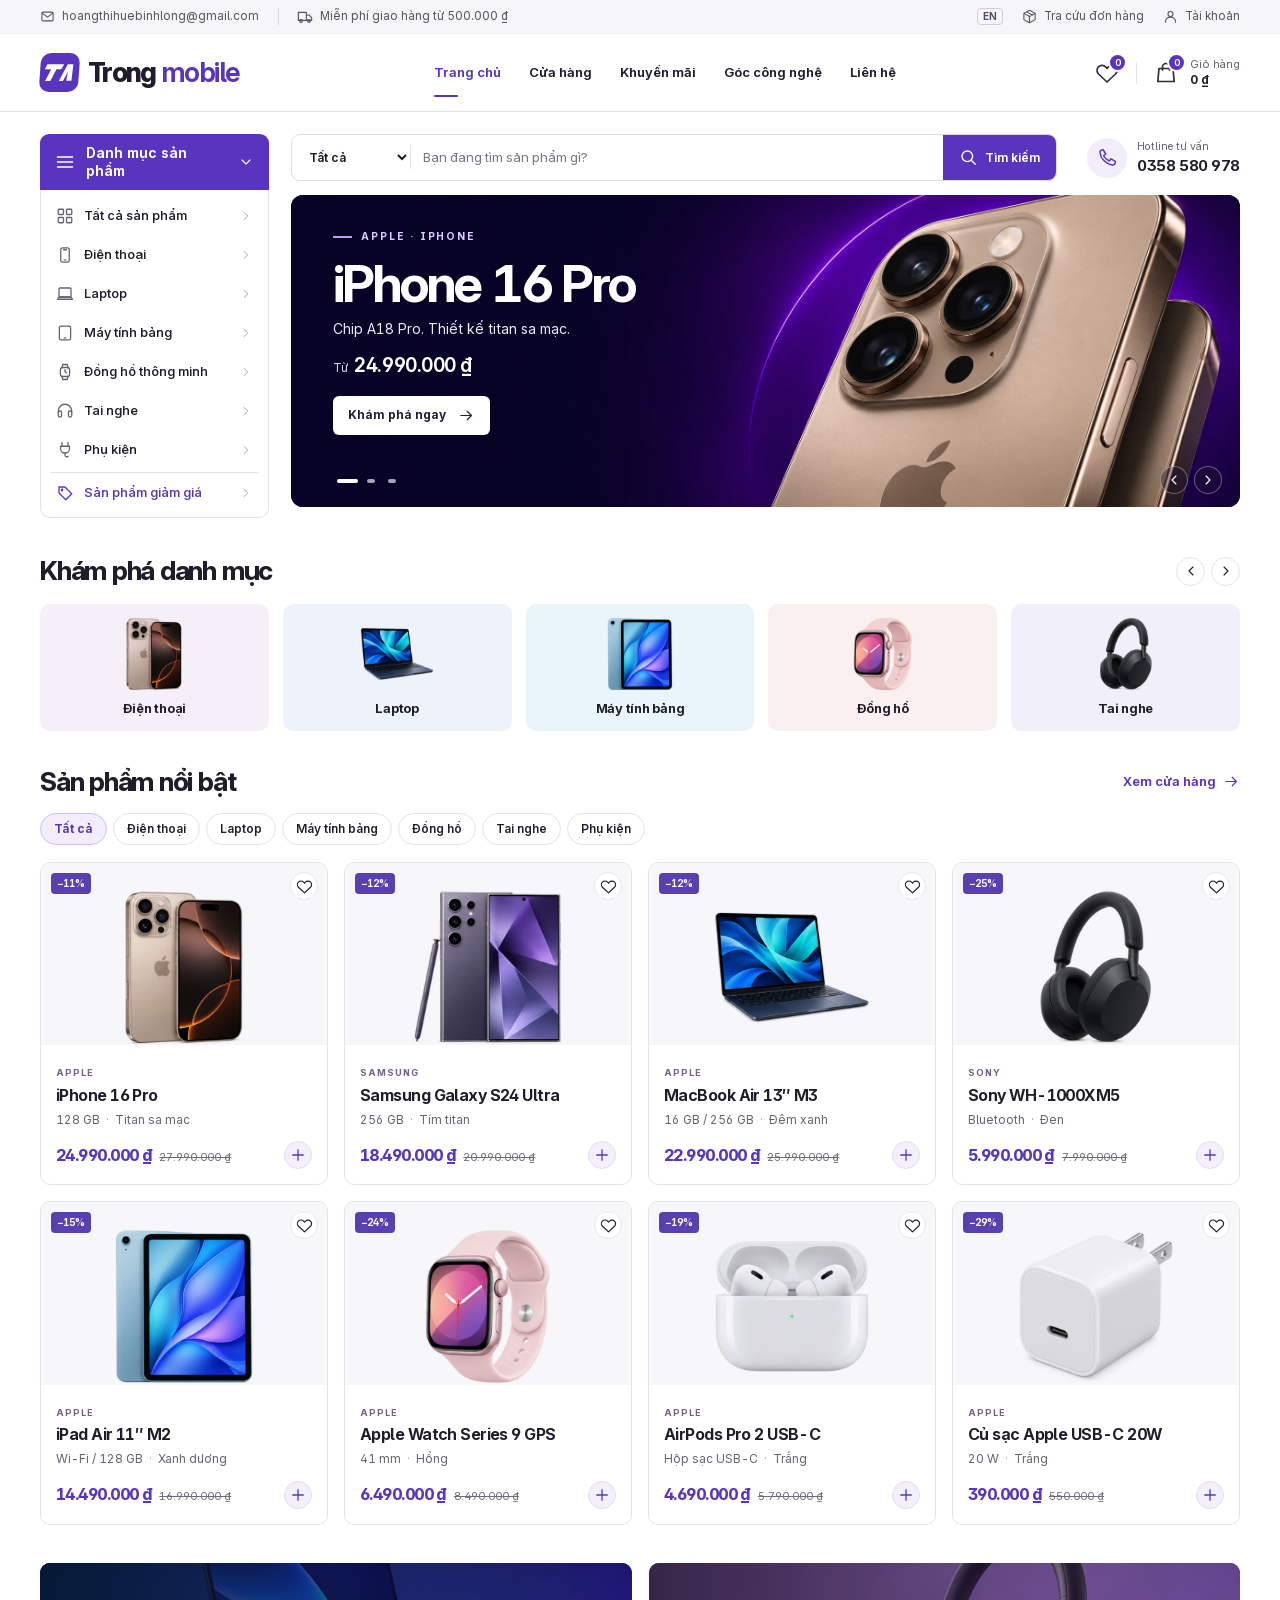
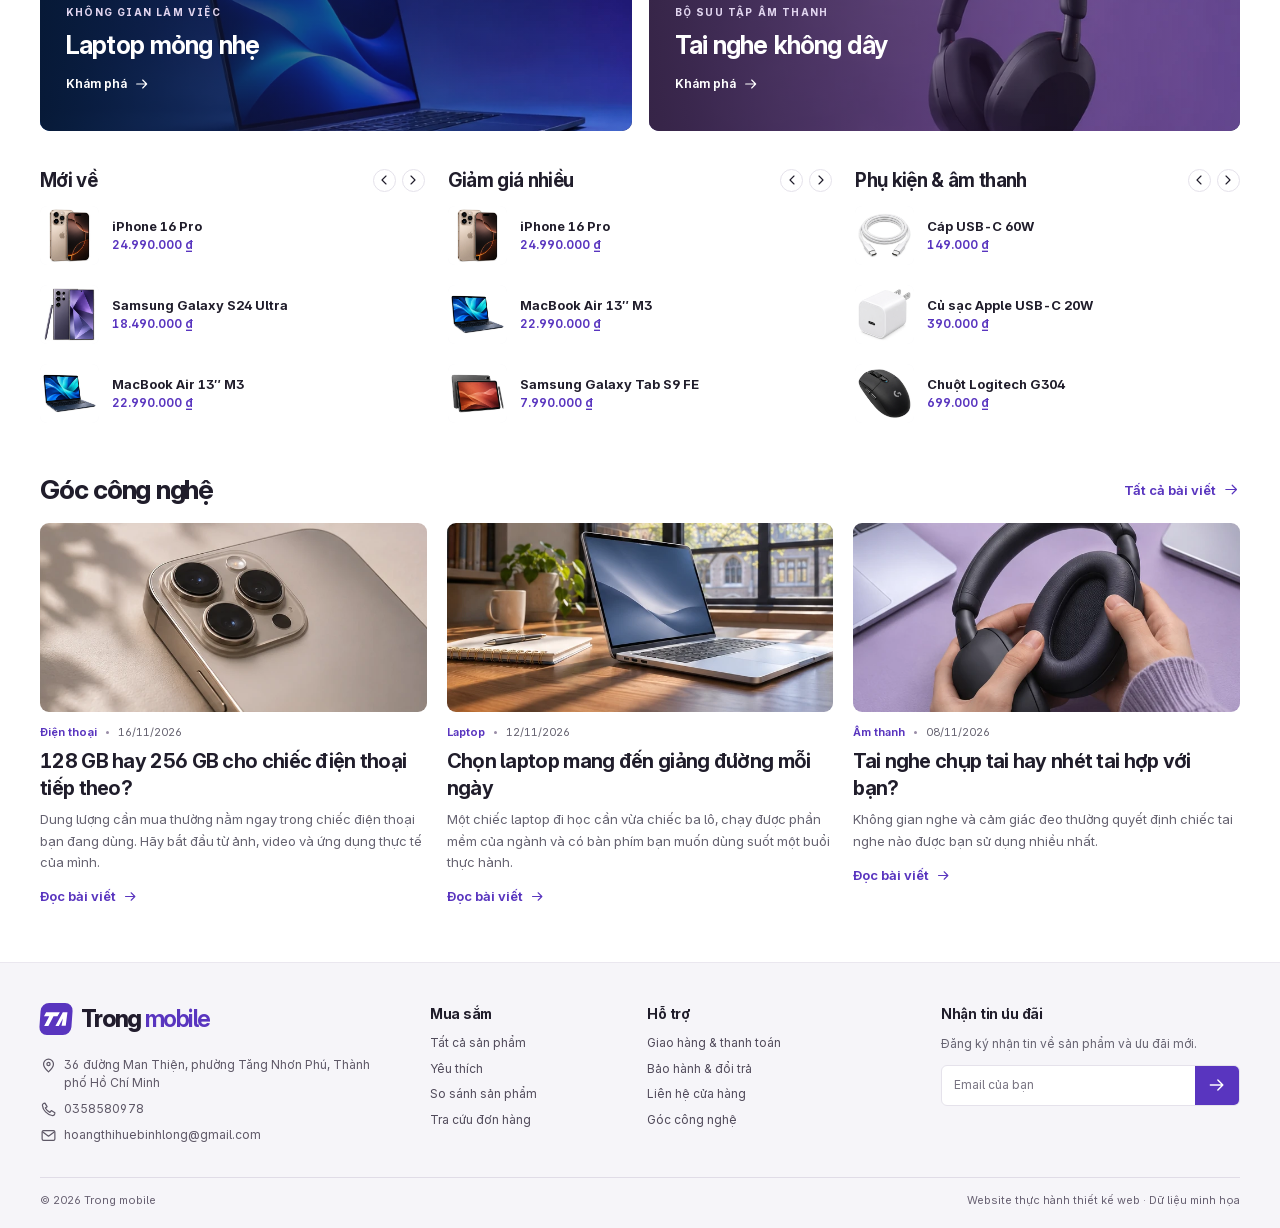
<file: index.html>
<!doctype html>
<html lang="vi">
  <head>
    <meta charset="utf-8">
    <meta name="viewport" content="width=device-width, initial-scale=1">
    <meta name="theme-color" content="#5432b9">
    <meta name="description" content="Cửa hàng công nghệ tại Trong mobile. Điện thoại, laptop, máy tính bảng và phụ kiện công nghệ tại 36 đường Man Thiện, Thành phố Hồ Chí Minh.">
    <title>Cửa hàng công nghệ | Trong mobile</title>
    <link rel="icon" href="Images/trong-mobile.svg" type="image/svg+xml">
    <link rel="stylesheet" href="Styles/giao-dien.css">
    <script src="Scripts/du-lieu.js" defer></script>
    <script src="Scripts/chung.js" defer></script>
    <script src="Scripts/noi-dung.js" defer></script>
    <script src="Scripts/cua-hang.js" defer></script>
    <script src="Scripts/dat-hang.js" defer></script>
    <script src="Scripts/khoi-tao.js" defer></script>
    <script src="Scripts/ngon-ngu.js" defer></script>
  </head>
  <body data-page="home">
    <a class="skip" href="#main">Đến nội dung chính</a>
    <div id="top">
      <div class="utility">
        <div class="wrap utility-in">
          <a class="top-mail" href="mailto:hoangthihuebinhlong@gmail.com"><svg class="ico" width="15" height="15" viewbox="0 0 24 24" fill="none" stroke="currentColor" stroke-width="1.7" stroke-linecap="round" stroke-linejoin="round" aria-hidden="true"><rect x="3" y="5" width="18" height="14" rx="2"></rect><path d="m4 7 8 6 8-6"></path></svg>hoangthihuebinhlong@gmail.com</a>
          <span class="ship-note"><svg class="ico" width="16" height="16" viewbox="0 0 24 24" fill="none" stroke="currentColor" stroke-width="1.7" stroke-linecap="round" stroke-linejoin="round" aria-hidden="true"><path d="M2 5h12v12H2zm12 4h4l4 4v4h-8"></path><circle cx="6" cy="18" r="2"></circle><circle cx="18" cy="18" r="2"></circle></svg><span class="shipping-long">Miễn phí giao hàng từ 500.000 ₫</span><span class="shipping-short">Miễn phí giao từ 500k</span></span>
          <span class="spacer"></span>
          <button type="button" class="lang-toggle" data-act="lang" aria-label="Switch to English">EN</button>
          <a href="don-hang.html"><svg class="ico" width="15" height="15" viewbox="0 0 24 24" fill="none" stroke="currentColor" stroke-width="1.7" stroke-linecap="round" stroke-linejoin="round" aria-hidden="true"><path d="m3 7 9-5 9 5v10l-9 5-9-5Zm0 0 9 5 9-5M12 12v10m-4-17 9 5"></path></svg>Tra cứu đơn hàng</a>
          <a aria-label="Tài khoản" href="tai-khoan.html"><svg class="ico" width="15" height="15" viewbox="0 0 24 24" fill="none" stroke="currentColor" stroke-width="1.7" stroke-linecap="round" stroke-linejoin="round" aria-hidden="true"><circle cx="12" cy="8" r="4"></circle><path d="M4 21v-1a8 7 0 0 1 16 0v1"></path></svg><span>Tài khoản</span></a>
        </div>
      </div>
      <header class="site-header">
        <div class="wrap header-row">
          <a class="brand" aria-label="Trong mobile – Trang chủ" href="index.html"><span class="brand-mark"><svg viewbox="0 0 42 42" aria-hidden="true"><path fill="currentColor" d="M7.4 12h18l-2.7 5.5h-5.2l-5.8 12.7H6.1l5.8-12.7H5Zm13.5 18.2L29.3 12h6.1l-1 17.9h-5.5l1.1-9.6-4.7 9.9Z"></path></svg></span><span>Trong <b>mobile</b></span></a>
          <nav class="main-nav" aria-label="Điều hướng chính" id="main-nav">
            <a aria-current="page" href="index.html">Trang chủ</a>
            <a href="cua-hang.html">Cửa hàng</a>
            <a href="cua-hang.html?sale=1">Khuyến mãi</a>
            <a href="goc-cong-nghe.html">Góc công nghệ</a>
            <a href="lien-he.html">Liên hệ</a>
          </nav>
          <div class="head-actions">
            <a class="head-icon" aria-label="Danh sách yêu thích" href="yeu-thich.html"><svg class="ico" width="24" height="24" viewbox="0 0 24 24" fill="none" stroke="currentColor" stroke-width="1.7" stroke-linecap="round" stroke-linejoin="round" aria-hidden="true"><path d="M20.5 5.9a5 5 0 0 0-7.1 0L12 7.3l-1.4-1.4a5 5 0 0 0-7.1 7.1L12 21l8.5-8a5 5 0 0 0 0-7.1Z"></path></svg><b id="wish-count"></b></a>
            <span class="head-line"></span>
            <a class="head-cart" aria-label="Mở giỏ hàng" href="gio-hang.html"><span class="head-icon"><svg class="ico" width="24" height="24" viewbox="0 0 24 24" fill="none" stroke="currentColor" stroke-width="1.7" stroke-linecap="round" stroke-linejoin="round" aria-hidden="true"><path d="M5 7.5h14l1.2 13H3.8l1.2-13Z"></path><path d="M8.5 9V6a3.5 3.5 0 0 1 7 0v3"></path></svg><b id="cart-count"></b></span><span class="cart-words">Giỏ hàng<strong id="cart-money">0 ₫</strong></span></a>
            <button class="icon-btn hamburger" data-act="nav" aria-label="Mở trình đơn" aria-controls="main-nav" aria-expanded="false"><svg class="ico" width="20" height="20" viewbox="0 0 24 24" fill="none" stroke="currentColor" stroke-width="1.7" stroke-linecap="round" stroke-linejoin="round" aria-hidden="true"><path d="M3 6h18M3 12h18M3 18h18"></path></svg></button>
          </div>
        </div>
      </header>
    </div>
    <main id="main" tabindex="-1">
      <div class="wrap">
        <div class="home-top">
          <aside class="category-panel home-cats">
            <button class="department" type="button" aria-expanded="true" aria-controls="category-links" data-act="depart"><svg class="ico" width="20" height="20" viewbox="0 0 24 24" fill="none" stroke="currentColor" stroke-width="1.7" stroke-linecap="round" stroke-linejoin="round" aria-hidden="true"><path d="M3 6h18M3 12h18M3 18h18"></path></svg><span>Danh mục sản phẩm</span><svg class="ico" width="16" height="16" viewbox="0 0 24 24" fill="none" stroke="currentColor" stroke-width="1.7" stroke-linecap="round" stroke-linejoin="round" aria-hidden="true"><path d="m6 9 6 6 6-6"></path></svg></button>
            <div class="cat-links" id="category-links">
              <a href="cua-hang.html"><svg class="ico" width="20" height="20" viewbox="0 0 24 24" fill="none" stroke="currentColor" stroke-width="1.7" stroke-linecap="round" stroke-linejoin="round" aria-hidden="true"><rect x="3" y="3" width="7" height="7" rx="1"></rect><rect x="14" y="3" width="7" height="7" rx="1"></rect><rect x="3" y="14" width="7" height="7" rx="1"></rect><rect x="14" y="14" width="7" height="7" rx="1"></rect></svg><span>Tất cả sản phẩm</span><svg class="ico" width="14" height="14" viewbox="0 0 24 24" fill="none" stroke="currentColor" stroke-width="1.7" stroke-linecap="round" stroke-linejoin="round" aria-hidden="true"><path d="m9 6 6 6-6 6"></path></svg></a>
              <a href="cua-hang.html?cat=dien-thoai"><svg class="ico" width="20" height="20" viewbox="0 0 24 24" fill="none" stroke="currentColor" stroke-width="1.7" stroke-linecap="round" stroke-linejoin="round" aria-hidden="true"><rect x="6.3" y="2.5" width="11.4" height="19" rx="2.5"></rect><path d="M10 5h4m-3 13.5h2"></path></svg><span>Điện thoại</span><svg class="ico" width="14" height="14" viewbox="0 0 24 24" fill="none" stroke="currentColor" stroke-width="1.7" stroke-linecap="round" stroke-linejoin="round" aria-hidden="true"><path d="m9 6 6 6-6 6"></path></svg></a>
              <a href="cua-hang.html?cat=laptop"><svg class="ico" width="20" height="20" viewbox="0 0 24 24" fill="none" stroke="currentColor" stroke-width="1.7" stroke-linecap="round" stroke-linejoin="round" aria-hidden="true"><rect x="4" y="4" width="16" height="12" rx="1.4"></rect><path d="m4 16-2 3h20l-2-3Z"></path></svg><span>Laptop</span><svg class="ico" width="14" height="14" viewbox="0 0 24 24" fill="none" stroke="currentColor" stroke-width="1.7" stroke-linecap="round" stroke-linejoin="round" aria-hidden="true"><path d="m9 6 6 6-6 6"></path></svg></a>
              <a href="cua-hang.html?cat=may-tinh-bang"><svg class="ico" width="20" height="20" viewbox="0 0 24 24" fill="none" stroke="currentColor" stroke-width="1.7" stroke-linecap="round" stroke-linejoin="round" aria-hidden="true"><rect x="4.5" y="2.7" width="15" height="18.6" rx="2.4"></rect><path d="M11 18.5h2"></path></svg><span>Máy tính bảng</span><svg class="ico" width="14" height="14" viewbox="0 0 24 24" fill="none" stroke="currentColor" stroke-width="1.7" stroke-linecap="round" stroke-linejoin="round" aria-hidden="true"><path d="m9 6 6 6-6 6"></path></svg></a>
              <a href="cua-hang.html?cat=dong-ho"><svg class="ico" width="20" height="20" viewbox="0 0 24 24" fill="none" stroke="currentColor" stroke-width="1.7" stroke-linecap="round" stroke-linejoin="round" aria-hidden="true"><rect x="5.8" y="6" width="12.4" height="12" rx="3.5"></rect><path d="m8 6 1-4h6l1 4m-8 12 1 4h6l1-4m-4-9v3l2 1"></path></svg><span>Đồng hồ thông minh</span><svg class="ico" width="14" height="14" viewbox="0 0 24 24" fill="none" stroke="currentColor" stroke-width="1.7" stroke-linecap="round" stroke-linejoin="round" aria-hidden="true"><path d="m9 6 6 6-6 6"></path></svg></a>
              <a href="cua-hang.html?cat=tai-nghe"><svg class="ico" width="20" height="20" viewbox="0 0 24 24" fill="none" stroke="currentColor" stroke-width="1.7" stroke-linecap="round" stroke-linejoin="round" aria-hidden="true"><path d="M3 14v-2a9 9 0 0 1 18 0v2"></path><rect x="3" y="12" width="4.4" height="8" rx="2"></rect><rect x="16.6" y="12" width="4.4" height="8" rx="2"></rect></svg><span>Tai nghe</span><svg class="ico" width="14" height="14" viewbox="0 0 24 24" fill="none" stroke="currentColor" stroke-width="1.7" stroke-linecap="round" stroke-linejoin="round" aria-hidden="true"><path d="m9 6 6 6-6 6"></path></svg></a>
              <a href="cua-hang.html?cat=phu-kien"><svg class="ico" width="20" height="20" viewbox="0 0 24 24" fill="none" stroke="currentColor" stroke-width="1.7" stroke-linecap="round" stroke-linejoin="round" aria-hidden="true"><path d="M8 2v5m8-5v5M6 7h12v3a6 6 0 0 1-12 0Zm6 9v3a2 2 0 0 0 2 2h2"></path></svg><span>Phụ kiện</span><svg class="ico" width="14" height="14" viewbox="0 0 24 24" fill="none" stroke="currentColor" stroke-width="1.7" stroke-linecap="round" stroke-linejoin="round" aria-hidden="true"><path d="m9 6 6 6-6 6"></path></svg></a>
              <a class="deal-link" href="cua-hang.html?sale=1"><svg class="ico" width="20" height="20" viewbox="0 0 24 24" fill="none" stroke="currentColor" stroke-width="1.7" stroke-linecap="round" stroke-linejoin="round" aria-hidden="true"><path d="M4 4h8l9 9-8 8-9-9Z"></path><circle cx="8" cy="8" r="1"></circle></svg><span>Sản phẩm giảm giá</span><svg class="ico" width="14" height="14" viewbox="0 0 24 24" fill="none" stroke="currentColor" stroke-width="1.7" stroke-linecap="round" stroke-linejoin="round" aria-hidden="true"><path d="m9 6 6 6-6 6"></path></svg></a>
            </div>
          </aside>
          <div class="home-lead">
            <div class="search-row">
              <form class="site-search" id="site-search" role="search" autocomplete="off">
                <select aria-label="Danh mục tìm kiếm" name="cat"><option value="">Tất cả</option><option value="dien-thoai">Điện thoại</option><option value="laptop">Laptop</option><option value="may-tinh-bang">Máy tính bảng</option><option value="dong-ho">Đồng hồ thông minh</option><option value="tai-nghe">Tai nghe</option><option value="phu-kien">Phụ kiện</option></select>
                <input type="search" name="q" aria-label="Từ khóa tìm sản phẩm" placeholder="Bạn đang tìm sản phẩm gì?" value="" maxlength="100">
                <button class="search-submit" type="submit"><svg class="ico" width="19" height="19" viewbox="0 0 24 24" fill="none" stroke="currentColor" stroke-width="1.7" stroke-linecap="round" stroke-linejoin="round" aria-hidden="true"><circle cx="10.5" cy="10.5" r="6.7"></circle><path d="m16 16 4.6 4.6"></path></svg><span>Tìm kiếm</span></button>
                <div class="suggestions" id="suggestions" hidden></div>
              </form>
              <a class="hotline" href="tel:0358580978"><span><svg class="ico" width="21" height="21" viewbox="0 0 24 24" fill="none" stroke="currentColor" stroke-width="1.7" stroke-linecap="round" stroke-linejoin="round" aria-hidden="true"><path d="m7 3 3 5-2.5 2A14 14 0 0 0 14 16l2-2.5 5 3c0 3-1.5 4.5-4 4C10 19 4 13 3.5 6.5 3 4.5 5 3 7 3Z"></path></svg></span><div><small>Hotline tư vấn</small><strong>0358 580 978</strong></div></a>
            </div>
            <div id="hero-slot">
              <div class="hero hero-iphone" aria-roledescription="băng chuyền" aria-label="Bộ sưu tập nổi bật">
                <img class="hero-art" src="Images/hero-iphone.webp" alt="" fetchpriority="high">
                <div class="hero-shade"></div>
                <div class="hero-copy">
                  <div class="hero-label"><i></i>Apple · iPhone</div>
                  <h1>iPhone 16 Pro</h1>
                  <p>Chip A18 Pro. Thiết kế titan sa mạc.</p>
                  <div class="hero-price">Từ <strong>24.990.000 ₫</strong></div>
                  <a href="san-pham.html?id=iphone-16-pro" class="hero-cta">Khám phá ngay <svg class="ico" width="17" height="17" viewbox="0 0 24 24" fill="none" stroke="currentColor" stroke-width="1.7" stroke-linecap="round" stroke-linejoin="round" aria-hidden="true"><path d="M4 12h15m-6-6 6 6-6 6"></path></svg></a>
                </div>
                <div class="slide-dots" aria-label="Chọn banner">
                  <button data-act="slide" data-index="0" aria-label="Banner 1 – iPhone 16 Pro" aria-pressed="true"></button>
                  <button data-act="slide" data-index="1" aria-label="Banner 2 – MacBook Air M3" aria-pressed="false"></button>
                  <button data-act="slide" data-index="2" aria-label="Banner 3 – WH-1000XM5" aria-pressed="false"></button>
                </div>
                <div class="hero-arrows">
                  <button aria-label="Banner trước" data-act="slide-step" data-dir="-1"><svg class="ico" width="16" height="16" viewbox="0 0 24 24" fill="none" stroke="currentColor" stroke-width="1.7" stroke-linecap="round" stroke-linejoin="round" aria-hidden="true"><path d="m15 6-6 6 6 6"></path></svg></button>
                  <button aria-label="Banner sau" data-act="slide-step" data-dir="1"><svg class="ico" width="16" height="16" viewbox="0 0 24 24" fill="none" stroke="currentColor" stroke-width="1.7" stroke-linecap="round" stroke-linejoin="round" aria-hidden="true"><path d="m9 6 6 6-6 6"></path></svg></button>
                </div>
              </div>
            </div>
          </div>
        </div>
        <section class="home-section cats-section">
          <div class="section-heading">
            <h2>Khám phá danh mục</h2>
            <div class="arrows">
              <button type="button" aria-label="Xem mục trước" data-act="categories" data-dir="-1" data-shelf=""><svg class="ico" width="16" height="16" viewbox="0 0 24 24" fill="none" stroke="currentColor" stroke-width="1.7" stroke-linecap="round" stroke-linejoin="round" aria-hidden="true"><path d="m15 6-6 6 6 6"></path></svg></button>
              <button type="button" aria-label="Xem mục sau" data-act="categories" data-dir="1" data-shelf=""><svg class="ico" width="16" height="16" viewbox="0 0 24 24" fill="none" stroke="currentColor" stroke-width="1.7" stroke-linecap="round" stroke-linejoin="round" aria-hidden="true"><path d="m9 6 6 6-6 6"></path></svg></button>
            </div>
          </div>
          <div class="cat-track" id="cat-track">
            <a class="visual-category" href="cua-hang.html?cat=dien-thoai" style="--tile:#f5eff9"><img class="" src="Images/iphone-16-pro.webp" alt="" loading="lazy" decoding="async"><strong>Điện thoại</strong></a>
            <a class="visual-category" href="cua-hang.html?cat=laptop" style="--tile:#eef2fa"><img class="" src="Images/macbook-air.webp" alt="" loading="lazy" decoding="async"><strong>Laptop</strong></a>
            <a class="visual-category" href="cua-hang.html?cat=may-tinh-bang" style="--tile:#eaf4fb"><img class="" src="Images/ipad-air.webp" alt="" loading="lazy" decoding="async"><strong>Máy tính bảng</strong></a>
            <a class="visual-category" href="cua-hang.html?cat=dong-ho" style="--tile:#faf0f0"><img class="" src="Images/apple-watch.webp" alt="" loading="lazy" decoding="async"><strong>Đồng hồ</strong></a>
            <a class="visual-category" href="cua-hang.html?cat=tai-nghe" style="--tile:#f1eff9"><img class="" src="Images/sony-headphones.webp" alt="" loading="lazy" decoding="async"><strong>Tai nghe</strong></a>
            <a class="visual-category" href="cua-hang.html?cat=phu-kien" style="--tile:#f2f1ec"><img class="" src="Images/sac-usb-c.webp" alt="" loading="lazy" decoding="async"><strong>Phụ kiện</strong></a>
          </div>
        </section>
        <section class="home-section featured-section">
          <div class="section-heading">
            <h2>Sản phẩm nổi bật</h2>
            <a class="text-link" href="cua-hang.html">Xem cửa hàng<svg class="ico" width="17" height="17" viewbox="0 0 24 24" fill="none" stroke="currentColor" stroke-width="1.7" stroke-linecap="round" stroke-linejoin="round" aria-hidden="true"><path d="M4 12h15m-6-6 6 6-6 6"></path></svg></a>
          </div>
          <div class="tabs featured-tabs" aria-label="Lọc sản phẩm nổi bật">
            <button type="button" data-act="featured" data-id="" aria-pressed="true">Tất cả</button>
            <button type="button" data-act="featured" data-id="dien-thoai" aria-pressed="false">Điện thoại</button>
            <button type="button" data-act="featured" data-id="laptop" aria-pressed="false">Laptop</button>
            <button type="button" data-act="featured" data-id="may-tinh-bang" aria-pressed="false">Máy tính bảng</button>
            <button type="button" data-act="featured" data-id="dong-ho" aria-pressed="false">Đồng hồ</button>
            <button type="button" data-act="featured" data-id="tai-nghe" aria-pressed="false">Tai nghe</button>
            <button type="button" data-act="featured" data-id="phu-kien" aria-pressed="false">Phụ kiện</button>
          </div>
          <div id="featured-grid">
            <div class="product-grid">
              <article class="product-card">
                <div class="card-photo">
                  <a href="san-pham.html?id=iphone-16-pro" tabindex="-1" aria-label="Xem iPhone 16 Pro"><img class="" src="Images/iphone-16-pro.webp" alt="iPhone 16 Pro" loading="lazy" decoding="async"></a>
                  <span class="discount">−11%</span>
                  <div class="card-shortcuts">
                    <button type="button" class="icon-btn " aria-label="Yêu thích iPhone 16 Pro" aria-pressed="false" title="Yêu thích" data-act="favorites" data-id="iphone-16-pro"><svg class="ico" width="17" height="17" viewbox="0 0 24 24" fill="none" stroke="currentColor" stroke-width="1.7" stroke-linecap="round" stroke-linejoin="round" aria-hidden="true"><path d="M20.5 5.9a5 5 0 0 0-7.1 0L12 7.3l-1.4-1.4a5 5 0 0 0-7.1 7.1L12 21l8.5-8a5 5 0 0 0 0-7.1Z"></path></svg></button>
                    <button type="button" class="icon-btn " aria-label="So sánh iPhone 16 Pro" aria-pressed="false" title="So sánh" data-act="compare" data-id="iphone-16-pro"><svg class="ico" width="17" height="17" viewbox="0 0 24 24" fill="none" stroke="currentColor" stroke-width="1.7" stroke-linecap="round" stroke-linejoin="round" aria-hidden="true"><path d="M4 7h15m-4-4 4 4-4 4M20 17H5m4 4-4-4 4-4"></path></svg></button>
                  </div>
                </div>
                <div class="card-copy">
                  <span class="product-brand">Apple</span>
                  <h3><a href="san-pham.html?id=iphone-16-pro">iPhone 16 Pro</a></h3>
                  <p>128 GB <span>·</span> Titan sa mạc</p>
                  <div class="card-bottom">
                    <div class="price-block">
                      <strong class="price">24.990.000 ₫</strong>
                      <s>27.990.000 ₫</s>
                    </div>
                    <button type="button" class="add-circle" aria-label="Thêm iPhone 16 Pro vào giỏ" title="Thêm vào giỏ" data-act="quick-add" data-id="iphone-16-pro" data-v="0"><svg class="ico" width="18" height="18" viewbox="0 0 24 24" fill="none" stroke="currentColor" stroke-width="1.7" stroke-linecap="round" stroke-linejoin="round" aria-hidden="true"><path d="M12 5v14M5 12h14"></path></svg></button>
                  </div>
                </div>
              </article>
              <article class="product-card">
                <div class="card-photo">
                  <a href="san-pham.html?id=galaxy-s24-ultra" tabindex="-1" aria-label="Xem Samsung Galaxy S24 Ultra"><img class="" src="Images/galaxy-s24-ultra.webp" alt="Samsung Galaxy S24 Ultra" loading="lazy" decoding="async"></a>
                  <span class="discount">−12%</span>
                  <div class="card-shortcuts">
                    <button type="button" class="icon-btn " aria-label="Yêu thích Samsung Galaxy S24 Ultra" aria-pressed="false" title="Yêu thích" data-act="favorites" data-id="galaxy-s24-ultra"><svg class="ico" width="17" height="17" viewbox="0 0 24 24" fill="none" stroke="currentColor" stroke-width="1.7" stroke-linecap="round" stroke-linejoin="round" aria-hidden="true"><path d="M20.5 5.9a5 5 0 0 0-7.1 0L12 7.3l-1.4-1.4a5 5 0 0 0-7.1 7.1L12 21l8.5-8a5 5 0 0 0 0-7.1Z"></path></svg></button>
                    <button type="button" class="icon-btn " aria-label="So sánh Samsung Galaxy S24 Ultra" aria-pressed="false" title="So sánh" data-act="compare" data-id="galaxy-s24-ultra"><svg class="ico" width="17" height="17" viewbox="0 0 24 24" fill="none" stroke="currentColor" stroke-width="1.7" stroke-linecap="round" stroke-linejoin="round" aria-hidden="true"><path d="M4 7h15m-4-4 4 4-4 4M20 17H5m4 4-4-4 4-4"></path></svg></button>
                  </div>
                </div>
                <div class="card-copy">
                  <span class="product-brand">Samsung</span>
                  <h3><a href="san-pham.html?id=galaxy-s24-ultra">Samsung Galaxy S24 Ultra</a></h3>
                  <p>256 GB <span>·</span> Tím titan</p>
                  <div class="card-bottom">
                    <div class="price-block">
                      <strong class="price">18.490.000 ₫</strong>
                      <s>20.990.000 ₫</s>
                    </div>
                    <button type="button" class="add-circle" aria-label="Thêm Samsung Galaxy S24 Ultra vào giỏ" title="Thêm vào giỏ" data-act="quick-add" data-id="galaxy-s24-ultra" data-v="0"><svg class="ico" width="18" height="18" viewbox="0 0 24 24" fill="none" stroke="currentColor" stroke-width="1.7" stroke-linecap="round" stroke-linejoin="round" aria-hidden="true"><path d="M12 5v14M5 12h14"></path></svg></button>
                  </div>
                </div>
              </article>
              <article class="product-card">
                <div class="card-photo">
                  <a href="san-pham.html?id=macbook-air" tabindex="-1" aria-label="Xem MacBook Air 13″ M3"><img class="" src="Images/macbook-air.webp" alt="MacBook Air 13″ M3" loading="lazy" decoding="async"></a>
                  <span class="discount">−12%</span>
                  <div class="card-shortcuts">
                    <button type="button" class="icon-btn " aria-label="Yêu thích MacBook Air 13″ M3" aria-pressed="false" title="Yêu thích" data-act="favorites" data-id="macbook-air"><svg class="ico" width="17" height="17" viewbox="0 0 24 24" fill="none" stroke="currentColor" stroke-width="1.7" stroke-linecap="round" stroke-linejoin="round" aria-hidden="true"><path d="M20.5 5.9a5 5 0 0 0-7.1 0L12 7.3l-1.4-1.4a5 5 0 0 0-7.1 7.1L12 21l8.5-8a5 5 0 0 0 0-7.1Z"></path></svg></button>
                    <button type="button" class="icon-btn " aria-label="So sánh MacBook Air 13″ M3" aria-pressed="false" title="So sánh" data-act="compare" data-id="macbook-air"><svg class="ico" width="17" height="17" viewbox="0 0 24 24" fill="none" stroke="currentColor" stroke-width="1.7" stroke-linecap="round" stroke-linejoin="round" aria-hidden="true"><path d="M4 7h15m-4-4 4 4-4 4M20 17H5m4 4-4-4 4-4"></path></svg></button>
                  </div>
                </div>
                <div class="card-copy">
                  <span class="product-brand">Apple</span>
                  <h3><a href="san-pham.html?id=macbook-air">MacBook Air 13″ M3</a></h3>
                  <p>16 GB / 256 GB <span>·</span> Đêm xanh</p>
                  <div class="card-bottom">
                    <div class="price-block">
                      <strong class="price">22.990.000 ₫</strong>
                      <s>25.990.000 ₫</s>
                    </div>
                    <button type="button" class="add-circle" aria-label="Thêm MacBook Air 13″ M3 vào giỏ" title="Thêm vào giỏ" data-act="quick-add" data-id="macbook-air" data-v="0"><svg class="ico" width="18" height="18" viewbox="0 0 24 24" fill="none" stroke="currentColor" stroke-width="1.7" stroke-linecap="round" stroke-linejoin="round" aria-hidden="true"><path d="M12 5v14M5 12h14"></path></svg></button>
                  </div>
                </div>
              </article>
              <article class="product-card">
                <div class="card-photo">
                  <a href="san-pham.html?id=sony-headphones" tabindex="-1" aria-label="Xem Sony WH-1000XM5"><img class="" src="Images/sony-headphones.webp" alt="Sony WH-1000XM5" loading="lazy" decoding="async"></a>
                  <span class="discount">−25%</span>
                  <div class="card-shortcuts">
                    <button type="button" class="icon-btn " aria-label="Yêu thích Sony WH-1000XM5" aria-pressed="false" title="Yêu thích" data-act="favorites" data-id="sony-headphones"><svg class="ico" width="17" height="17" viewbox="0 0 24 24" fill="none" stroke="currentColor" stroke-width="1.7" stroke-linecap="round" stroke-linejoin="round" aria-hidden="true"><path d="M20.5 5.9a5 5 0 0 0-7.1 0L12 7.3l-1.4-1.4a5 5 0 0 0-7.1 7.1L12 21l8.5-8a5 5 0 0 0 0-7.1Z"></path></svg></button>
                    <button type="button" class="icon-btn " aria-label="So sánh Sony WH-1000XM5" aria-pressed="false" title="So sánh" data-act="compare" data-id="sony-headphones"><svg class="ico" width="17" height="17" viewbox="0 0 24 24" fill="none" stroke="currentColor" stroke-width="1.7" stroke-linecap="round" stroke-linejoin="round" aria-hidden="true"><path d="M4 7h15m-4-4 4 4-4 4M20 17H5m4 4-4-4 4-4"></path></svg></button>
                  </div>
                </div>
                <div class="card-copy">
                  <span class="product-brand">Sony</span>
                  <h3><a href="san-pham.html?id=sony-headphones">Sony WH-1000XM5</a></h3>
                  <p>Bluetooth <span>·</span> Đen</p>
                  <div class="card-bottom">
                    <div class="price-block">
                      <strong class="price">5.990.000 ₫</strong>
                      <s>7.990.000 ₫</s>
                    </div>
                    <button type="button" class="add-circle" aria-label="Thêm Sony WH-1000XM5 vào giỏ" title="Thêm vào giỏ" data-act="quick-add" data-id="sony-headphones" data-v="0"><svg class="ico" width="18" height="18" viewbox="0 0 24 24" fill="none" stroke="currentColor" stroke-width="1.7" stroke-linecap="round" stroke-linejoin="round" aria-hidden="true"><path d="M12 5v14M5 12h14"></path></svg></button>
                  </div>
                </div>
              </article>
              <article class="product-card">
                <div class="card-photo">
                  <a href="san-pham.html?id=ipad-air" tabindex="-1" aria-label="Xem iPad Air 11″ M2"><img class="" src="Images/ipad-air.webp" alt="iPad Air 11″ M2" loading="lazy" decoding="async"></a>
                  <span class="discount">−15%</span>
                  <div class="card-shortcuts">
                    <button type="button" class="icon-btn " aria-label="Yêu thích iPad Air 11″ M2" aria-pressed="false" title="Yêu thích" data-act="favorites" data-id="ipad-air"><svg class="ico" width="17" height="17" viewbox="0 0 24 24" fill="none" stroke="currentColor" stroke-width="1.7" stroke-linecap="round" stroke-linejoin="round" aria-hidden="true"><path d="M20.5 5.9a5 5 0 0 0-7.1 0L12 7.3l-1.4-1.4a5 5 0 0 0-7.1 7.1L12 21l8.5-8a5 5 0 0 0 0-7.1Z"></path></svg></button>
                    <button type="button" class="icon-btn " aria-label="So sánh iPad Air 11″ M2" aria-pressed="false" title="So sánh" data-act="compare" data-id="ipad-air"><svg class="ico" width="17" height="17" viewbox="0 0 24 24" fill="none" stroke="currentColor" stroke-width="1.7" stroke-linecap="round" stroke-linejoin="round" aria-hidden="true"><path d="M4 7h15m-4-4 4 4-4 4M20 17H5m4 4-4-4 4-4"></path></svg></button>
                  </div>
                </div>
                <div class="card-copy">
                  <span class="product-brand">Apple</span>
                  <h3><a href="san-pham.html?id=ipad-air">iPad Air 11″ M2</a></h3>
                  <p>Wi-Fi / 128 GB <span>·</span> Xanh dương</p>
                  <div class="card-bottom">
                    <div class="price-block">
                      <strong class="price">14.490.000 ₫</strong>
                      <s>16.990.000 ₫</s>
                    </div>
                    <button type="button" class="add-circle" aria-label="Thêm iPad Air 11″ M2 vào giỏ" title="Thêm vào giỏ" data-act="quick-add" data-id="ipad-air" data-v="0"><svg class="ico" width="18" height="18" viewbox="0 0 24 24" fill="none" stroke="currentColor" stroke-width="1.7" stroke-linecap="round" stroke-linejoin="round" aria-hidden="true"><path d="M12 5v14M5 12h14"></path></svg></button>
                  </div>
                </div>
              </article>
              <article class="product-card">
                <div class="card-photo">
                  <a href="san-pham.html?id=apple-watch" tabindex="-1" aria-label="Xem Apple Watch Series 9 GPS"><img class="" src="Images/apple-watch.webp" alt="Apple Watch Series 9 GPS" loading="lazy" decoding="async"></a>
                  <span class="discount">−24%</span>
                  <div class="card-shortcuts">
                    <button type="button" class="icon-btn " aria-label="Yêu thích Apple Watch Series 9 GPS" aria-pressed="false" title="Yêu thích" data-act="favorites" data-id="apple-watch"><svg class="ico" width="17" height="17" viewbox="0 0 24 24" fill="none" stroke="currentColor" stroke-width="1.7" stroke-linecap="round" stroke-linejoin="round" aria-hidden="true"><path d="M20.5 5.9a5 5 0 0 0-7.1 0L12 7.3l-1.4-1.4a5 5 0 0 0-7.1 7.1L12 21l8.5-8a5 5 0 0 0 0-7.1Z"></path></svg></button>
                    <button type="button" class="icon-btn " aria-label="So sánh Apple Watch Series 9 GPS" aria-pressed="false" title="So sánh" data-act="compare" data-id="apple-watch"><svg class="ico" width="17" height="17" viewbox="0 0 24 24" fill="none" stroke="currentColor" stroke-width="1.7" stroke-linecap="round" stroke-linejoin="round" aria-hidden="true"><path d="M4 7h15m-4-4 4 4-4 4M20 17H5m4 4-4-4 4-4"></path></svg></button>
                  </div>
                </div>
                <div class="card-copy">
                  <span class="product-brand">Apple</span>
                  <h3><a href="san-pham.html?id=apple-watch">Apple Watch Series 9 GPS</a></h3>
                  <p>41 mm <span>·</span> Hồng</p>
                  <div class="card-bottom">
                    <div class="price-block">
                      <strong class="price">6.490.000 ₫</strong>
                      <s>8.490.000 ₫</s>
                    </div>
                    <button type="button" class="add-circle" aria-label="Thêm Apple Watch Series 9 GPS vào giỏ" title="Thêm vào giỏ" data-act="quick-add" data-id="apple-watch" data-v="0"><svg class="ico" width="18" height="18" viewbox="0 0 24 24" fill="none" stroke="currentColor" stroke-width="1.7" stroke-linecap="round" stroke-linejoin="round" aria-hidden="true"><path d="M12 5v14M5 12h14"></path></svg></button>
                  </div>
                </div>
              </article>
              <article class="product-card">
                <div class="card-photo">
                  <a href="san-pham.html?id=airpods" tabindex="-1" aria-label="Xem AirPods Pro 2 USB-C"><img class="" src="Images/airpods.webp" alt="AirPods Pro 2 USB-C" loading="lazy" decoding="async"></a>
                  <span class="discount">−19%</span>
                  <div class="card-shortcuts">
                    <button type="button" class="icon-btn " aria-label="Yêu thích AirPods Pro 2 USB-C" aria-pressed="false" title="Yêu thích" data-act="favorites" data-id="airpods"><svg class="ico" width="17" height="17" viewbox="0 0 24 24" fill="none" stroke="currentColor" stroke-width="1.7" stroke-linecap="round" stroke-linejoin="round" aria-hidden="true"><path d="M20.5 5.9a5 5 0 0 0-7.1 0L12 7.3l-1.4-1.4a5 5 0 0 0-7.1 7.1L12 21l8.5-8a5 5 0 0 0 0-7.1Z"></path></svg></button>
                    <button type="button" class="icon-btn " aria-label="So sánh AirPods Pro 2 USB-C" aria-pressed="false" title="So sánh" data-act="compare" data-id="airpods"><svg class="ico" width="17" height="17" viewbox="0 0 24 24" fill="none" stroke="currentColor" stroke-width="1.7" stroke-linecap="round" stroke-linejoin="round" aria-hidden="true"><path d="M4 7h15m-4-4 4 4-4 4M20 17H5m4 4-4-4 4-4"></path></svg></button>
                  </div>
                </div>
                <div class="card-copy">
                  <span class="product-brand">Apple</span>
                  <h3><a href="san-pham.html?id=airpods">AirPods Pro 2 USB-C</a></h3>
                  <p>Hộp sạc USB-C <span>·</span> Trắng</p>
                  <div class="card-bottom">
                    <div class="price-block">
                      <strong class="price">4.690.000 ₫</strong>
                      <s>5.790.000 ₫</s>
                    </div>
                    <button type="button" class="add-circle" aria-label="Thêm AirPods Pro 2 USB-C vào giỏ" title="Thêm vào giỏ" data-act="quick-add" data-id="airpods" data-v="0"><svg class="ico" width="18" height="18" viewbox="0 0 24 24" fill="none" stroke="currentColor" stroke-width="1.7" stroke-linecap="round" stroke-linejoin="round" aria-hidden="true"><path d="M12 5v14M5 12h14"></path></svg></button>
                  </div>
                </div>
              </article>
              <article class="product-card">
                <div class="card-photo">
                  <a href="san-pham.html?id=sac-usb-c" tabindex="-1" aria-label="Xem Củ sạc Apple USB-C 20W"><img class="" src="Images/sac-usb-c.webp" alt="Củ sạc Apple USB-C 20W" loading="lazy" decoding="async"></a>
                  <span class="discount">−29%</span>
                  <div class="card-shortcuts">
                    <button type="button" class="icon-btn " aria-label="Yêu thích Củ sạc Apple USB-C 20W" aria-pressed="false" title="Yêu thích" data-act="favorites" data-id="sac-usb-c"><svg class="ico" width="17" height="17" viewbox="0 0 24 24" fill="none" stroke="currentColor" stroke-width="1.7" stroke-linecap="round" stroke-linejoin="round" aria-hidden="true"><path d="M20.5 5.9a5 5 0 0 0-7.1 0L12 7.3l-1.4-1.4a5 5 0 0 0-7.1 7.1L12 21l8.5-8a5 5 0 0 0 0-7.1Z"></path></svg></button>
                    <button type="button" class="icon-btn " aria-label="So sánh Củ sạc Apple USB-C 20W" aria-pressed="false" title="So sánh" data-act="compare" data-id="sac-usb-c"><svg class="ico" width="17" height="17" viewbox="0 0 24 24" fill="none" stroke="currentColor" stroke-width="1.7" stroke-linecap="round" stroke-linejoin="round" aria-hidden="true"><path d="M4 7h15m-4-4 4 4-4 4M20 17H5m4 4-4-4 4-4"></path></svg></button>
                  </div>
                </div>
                <div class="card-copy">
                  <span class="product-brand">Apple</span>
                  <h3><a href="san-pham.html?id=sac-usb-c">Củ sạc Apple USB-C 20W</a></h3>
                  <p>20 W <span>·</span> Trắng</p>
                  <div class="card-bottom">
                    <div class="price-block">
                      <strong class="price">390.000 ₫</strong>
                      <s>550.000 ₫</s>
                    </div>
                    <button type="button" class="add-circle" aria-label="Thêm Củ sạc Apple USB-C 20W vào giỏ" title="Thêm vào giỏ" data-act="quick-add" data-id="sac-usb-c" data-v="0"><svg class="ico" width="18" height="18" viewbox="0 0 24 24" fill="none" stroke="currentColor" stroke-width="1.7" stroke-linecap="round" stroke-linejoin="round" aria-hidden="true"><path d="M12 5v14M5 12h14"></path></svg></button>
                  </div>
                </div>
              </article>
            </div>
          </div>
        </section>
        <div class="promos">
          <a class="promo promo-laptop" href="cua-hang.html?cat=laptop"><img class="" src="Images/feature-laptop.webp" alt="" loading="lazy" decoding="async"><div><small>Không gian làm việc</small><h2>Laptop mỏng nhẹ</h2><span>Khám phá <svg class="ico" width="16" height="16" viewbox="0 0 24 24" fill="none" stroke="currentColor" stroke-width="1.7" stroke-linecap="round" stroke-linejoin="round" aria-hidden="true"><path d="M4 12h15m-6-6 6 6-6 6"></path></svg></span></div></a>
          <a class="promo promo-audio" href="cua-hang.html?cat=tai-nghe"><img class="" src="Images/feature-audio.webp" alt="" loading="lazy" decoding="async"><div><small>Bộ sưu tập âm thanh</small><h2>Tai nghe không dây</h2><span>Khám phá <svg class="ico" width="16" height="16" viewbox="0 0 24 24" fill="none" stroke="currentColor" stroke-width="1.7" stroke-linecap="round" stroke-linejoin="round" aria-hidden="true"><path d="M4 12h15m-6-6 6 6-6 6"></path></svg></span></div></a>
        </div>
        <div class="shelves" id="shelves">
          <section class="shelf">
            <div class="shelf-head">
              <h3>Mới về</h3>
              <div class="arrows">
                <button type="button" aria-label="Xem mục trước" data-act="shelf" data-dir="-1" data-shelf="0"><svg class="ico" width="16" height="16" viewbox="0 0 24 24" fill="none" stroke="currentColor" stroke-width="1.7" stroke-linecap="round" stroke-linejoin="round" aria-hidden="true"><path d="m15 6-6 6 6 6"></path></svg></button>
                <button type="button" aria-label="Xem mục sau" data-act="shelf" data-dir="1" data-shelf="0"><svg class="ico" width="16" height="16" viewbox="0 0 24 24" fill="none" stroke="currentColor" stroke-width="1.7" stroke-linecap="round" stroke-linejoin="round" aria-hidden="true"><path d="m9 6 6 6-6 6"></path></svg></button>
              </div>
            </div>
            <a class="mini-product" href="san-pham.html?id=iphone-16-pro"><img class="" src="Images/iphone-16-pro.webp" alt="" loading="lazy" decoding="async"><div><strong>iPhone 16 Pro</strong><small>24.990.000 ₫</small></div></a>
            <a class="mini-product" href="san-pham.html?id=galaxy-s24-ultra"><img class="" src="Images/galaxy-s24-ultra.webp" alt="" loading="lazy" decoding="async"><div><strong>Samsung Galaxy S24 Ultra</strong><small>18.490.000 ₫</small></div></a>
            <a class="mini-product" href="san-pham.html?id=macbook-air"><img class="" src="Images/macbook-air.webp" alt="" loading="lazy" decoding="async"><div><strong>MacBook Air 13″ M3</strong><small>22.990.000 ₫</small></div></a>
          </section>
          <section class="shelf">
            <div class="shelf-head">
              <h3>Giảm giá nhiều</h3>
              <div class="arrows">
                <button type="button" aria-label="Xem mục trước" data-act="shelf" data-dir="-1" data-shelf="1"><svg class="ico" width="16" height="16" viewbox="0 0 24 24" fill="none" stroke="currentColor" stroke-width="1.7" stroke-linecap="round" stroke-linejoin="round" aria-hidden="true"><path d="m15 6-6 6 6 6"></path></svg></button>
                <button type="button" aria-label="Xem mục sau" data-act="shelf" data-dir="1" data-shelf="1"><svg class="ico" width="16" height="16" viewbox="0 0 24 24" fill="none" stroke="currentColor" stroke-width="1.7" stroke-linecap="round" stroke-linejoin="round" aria-hidden="true"><path d="m9 6 6 6-6 6"></path></svg></button>
              </div>
            </div>
            <a class="mini-product" href="san-pham.html?id=iphone-16-pro"><img class="" src="Images/iphone-16-pro.webp" alt="" loading="lazy" decoding="async"><div><strong>iPhone 16 Pro</strong><small>24.990.000 ₫</small></div></a>
            <a class="mini-product" href="san-pham.html?id=macbook-air"><img class="" src="Images/macbook-air.webp" alt="" loading="lazy" decoding="async"><div><strong>MacBook Air 13″ M3</strong><small>22.990.000 ₫</small></div></a>
            <a class="mini-product" href="san-pham.html?id=galaxy-tab"><img class="" src="Images/galaxy-tab.webp" alt="" loading="lazy" decoding="async"><div><strong>Samsung Galaxy Tab S9 FE</strong><small>7.990.000 ₫</small></div></a>
          </section>
          <section class="shelf">
            <div class="shelf-head">
              <h3>Phụ kiện &amp; âm thanh</h3>
              <div class="arrows">
                <button type="button" aria-label="Xem mục trước" data-act="shelf" data-dir="-1" data-shelf="2"><svg class="ico" width="16" height="16" viewbox="0 0 24 24" fill="none" stroke="currentColor" stroke-width="1.7" stroke-linecap="round" stroke-linejoin="round" aria-hidden="true"><path d="m15 6-6 6 6 6"></path></svg></button>
                <button type="button" aria-label="Xem mục sau" data-act="shelf" data-dir="1" data-shelf="2"><svg class="ico" width="16" height="16" viewbox="0 0 24 24" fill="none" stroke="currentColor" stroke-width="1.7" stroke-linecap="round" stroke-linejoin="round" aria-hidden="true"><path d="m9 6 6 6-6 6"></path></svg></button>
              </div>
            </div>
            <a class="mini-product" href="san-pham.html?id=cap-usb-c"><img class="" src="Images/cap-usb-c.webp" alt="" loading="lazy" decoding="async"><div><strong>Cáp USB-C 60W</strong><small>149.000 ₫</small></div></a>
            <a class="mini-product" href="san-pham.html?id=sac-usb-c"><img class="" src="Images/sac-usb-c.webp" alt="" loading="lazy" decoding="async"><div><strong>Củ sạc Apple USB-C 20W</strong><small>390.000 ₫</small></div></a>
            <a class="mini-product" href="san-pham.html?id=chuot-logitech"><img class="" src="Images/chuot-logitech.webp" alt="" loading="lazy" decoding="async"><div><strong>Chuột Logitech G304</strong><small>699.000 ₫</small></div></a>
          </section>
        </div>
        <section class="home-section blog-section">
          <div class="section-heading">
            <h2>Góc công nghệ</h2>
            <a class="text-link" href="goc-cong-nghe.html">Tất cả bài viết<svg class="ico" width="17" height="17" viewbox="0 0 24 24" fill="none" stroke="currentColor" stroke-width="1.7" stroke-linecap="round" stroke-linejoin="round" aria-hidden="true"><path d="M4 12h15m-6-6 6 6-6 6"></path></svg></a>
          </div>
          <div class="story-grid">
            <article class="story-card">
              <a class="story-image" tabindex="-1" aria-label="128 GB hay 256 GB cho chiếc điện thoại tiếp theo?" href="bai-viet.html?id=chon-dung-dung-luong"><img class="" src="Images/story-phone.webp" alt="128 GB hay 256 GB cho chiếc điện thoại tiếp theo?" loading="lazy" decoding="async"></a>
              <div class="story-meta"><span>Điện thoại</span><i></i>16/11/2026</div>
              <h3><a href="bai-viet.html?id=chon-dung-dung-luong">128 GB hay 256 GB cho chiếc điện thoại tiếp theo?</a></h3>
              <p>Dung lượng cần mua thường nằm ngay trong chiếc điện thoại bạn đang dùng. Hãy bắt đầu từ ảnh, video và ứng dụng thực tế của mình.</p>
              <a class="text-link" href="bai-viet.html?id=chon-dung-dung-luong">Đọc bài viết <svg class="ico" width="15" height="15" viewbox="0 0 24 24" fill="none" stroke="currentColor" stroke-width="1.7" stroke-linecap="round" stroke-linejoin="round" aria-hidden="true"><path d="M4 12h15m-6-6 6 6-6 6"></path></svg></a>
            </article>
            <article class="story-card">
              <a class="story-image" tabindex="-1" aria-label="Chọn laptop mang đến giảng đường mỗi ngày" href="bai-viet.html?id=chon-laptop-di-hoc"><img class="" src="Images/story-laptop.webp" alt="Chọn laptop mang đến giảng đường mỗi ngày" loading="lazy" decoding="async"></a>
              <div class="story-meta"><span>Laptop</span><i></i>12/11/2026</div>
              <h3><a href="bai-viet.html?id=chon-laptop-di-hoc">Chọn laptop mang đến giảng đường mỗi ngày</a></h3>
              <p>Một chiếc laptop đi học cần vừa chiếc ba lô, chạy được phần mềm của ngành và có bàn phím bạn muốn dùng suốt một buổi thực hành.</p>
              <a class="text-link" href="bai-viet.html?id=chon-laptop-di-hoc">Đọc bài viết <svg class="ico" width="15" height="15" viewbox="0 0 24 24" fill="none" stroke="currentColor" stroke-width="1.7" stroke-linecap="round" stroke-linejoin="round" aria-hidden="true"><path d="M4 12h15m-6-6 6 6-6 6"></path></svg></a>
            </article>
            <article class="story-card">
              <a class="story-image" tabindex="-1" aria-label="Tai nghe chụp tai hay nhét tai hợp với bạn?" href="bai-viet.html?id=chon-tai-nghe"><img class="" src="Images/story-audio.webp" alt="Tai nghe chụp tai hay nhét tai hợp với bạn?" loading="lazy" decoding="async"></a>
              <div class="story-meta"><span>Âm thanh</span><i></i>08/11/2026</div>
              <h3><a href="bai-viet.html?id=chon-tai-nghe">Tai nghe chụp tai hay nhét tai hợp với bạn?</a></h3>
              <p>Không gian nghe và cảm giác đeo thường quyết định chiếc tai nghe nào được bạn sử dụng nhiều nhất.</p>
              <a class="text-link" href="bai-viet.html?id=chon-tai-nghe">Đọc bài viết <svg class="ico" width="15" height="15" viewbox="0 0 24 24" fill="none" stroke="currentColor" stroke-width="1.7" stroke-linecap="round" stroke-linejoin="round" aria-hidden="true"><path d="M4 12h15m-6-6 6 6-6 6"></path></svg></a>
            </article>
          </div>
        </section>
      </div>
    </main>
    <div id="bottom">
      <footer class="footer">
        <div class="wrap footer-grid">
          <div>
            <a class="brand" aria-label="Trong mobile – Trang chủ" href="index.html"><span class="brand-mark"><svg viewbox="0 0 42 42" aria-hidden="true"><path fill="currentColor" d="M7.4 12h18l-2.7 5.5h-5.2l-5.8 12.7H6.1l5.8-12.7H5Zm13.5 18.2L29.3 12h6.1l-1 17.9h-5.5l1.1-9.6-4.7 9.9Z"></path></svg></span><span>Trong <b>mobile</b></span></a>
            <address>
              <span><svg class="ico" width="17" height="17" viewbox="0 0 24 24" fill="none" stroke="currentColor" stroke-width="1.7" stroke-linecap="round" stroke-linejoin="round" aria-hidden="true"><path d="M19 10c0 5-7 11-7 11S5 15 5 10a7 7 0 1 1 14 0Z"></path><circle cx="12" cy="10" r="2.3"></circle></svg>36 đường Man Thiện, phường Tăng Nhơn Phú, Thành phố Hồ Chí Minh</span>
              <a href="tel:0358580978"><svg class="ico" width="17" height="17" viewbox="0 0 24 24" fill="none" stroke="currentColor" stroke-width="1.7" stroke-linecap="round" stroke-linejoin="round" aria-hidden="true"><path d="m7 3 3 5-2.5 2A14 14 0 0 0 14 16l2-2.5 5 3c0 3-1.5 4.5-4 4C10 19 4 13 3.5 6.5 3 4.5 5 3 7 3Z"></path></svg>0358580978</a>
              <a href="mailto:hoangthihuebinhlong@gmail.com"><svg class="ico" width="17" height="17" viewbox="0 0 24 24" fill="none" stroke="currentColor" stroke-width="1.7" stroke-linecap="round" stroke-linejoin="round" aria-hidden="true"><rect x="3" y="5" width="18" height="14" rx="2"></rect><path d="m4 7 8 6 8-6"></path></svg>hoangthihuebinhlong@gmail.com</a>
            </address>
          </div>
          <div>
            <h3>Mua sắm</h3>
            <a href="cua-hang.html">Tất cả sản phẩm</a>
            <a href="yeu-thich.html">Yêu thích</a>
            <a href="so-sanh.html">So sánh sản phẩm</a>
            <a href="don-hang.html">Tra cứu đơn hàng</a>
          </div>
          <div>
            <h3>Hỗ trợ</h3>
            <a href="chinh-sach.html#giao-hang">Giao hàng &amp; thanh toán</a>
            <a href="chinh-sach.html#bao-hanh">Bảo hành &amp; đổi trả</a>
            <a href="lien-he.html">Liên hệ cửa hàng</a>
            <a href="goc-cong-nghe.html">Góc công nghệ</a>
          </div>
          <div>
            <h3>Nhận tin ưu đãi</h3>
            <p>Đăng ký nhận tin về sản phẩm và ưu đãi mới.</p>
            <form id="newsletter">
              <label class="sr" for="news-email">Email nhận tin</label>
              <input id="news-email" name="email" type="email" placeholder="Email của bạn" maxlength="100" required>
              <button aria-label="Đăng ký nhận tin" title="Đăng ký nhận tin"><svg class="ico" width="20" height="20" viewbox="0 0 24 24" fill="none" stroke="currentColor" stroke-width="1.7" stroke-linecap="round" stroke-linejoin="round" aria-hidden="true"><path d="M4 12h15m-6-6 6 6-6 6"></path></svg></button>
            </form>
            <small id="news-status" role="status"></small>
          </div>
        </div>
        <div class="wrap footer-bottom">
          <span>© 2026 Trong mobile</span>
          <span>Website thực hành thiết kế web · Dữ liệu minh họa</span>
        </div>
      </footer>
    </div>
    <div id="notice" class="notice" role="status" aria-live="polite" hidden></div>
    <noscript>Vui lòng bật JavaScript để sử dụng giỏ hàng và bộ lọc của Trong mobile. Liên hệ cửa hàng qua số 0358580978.</noscript>
  </body>
</html>
</file>
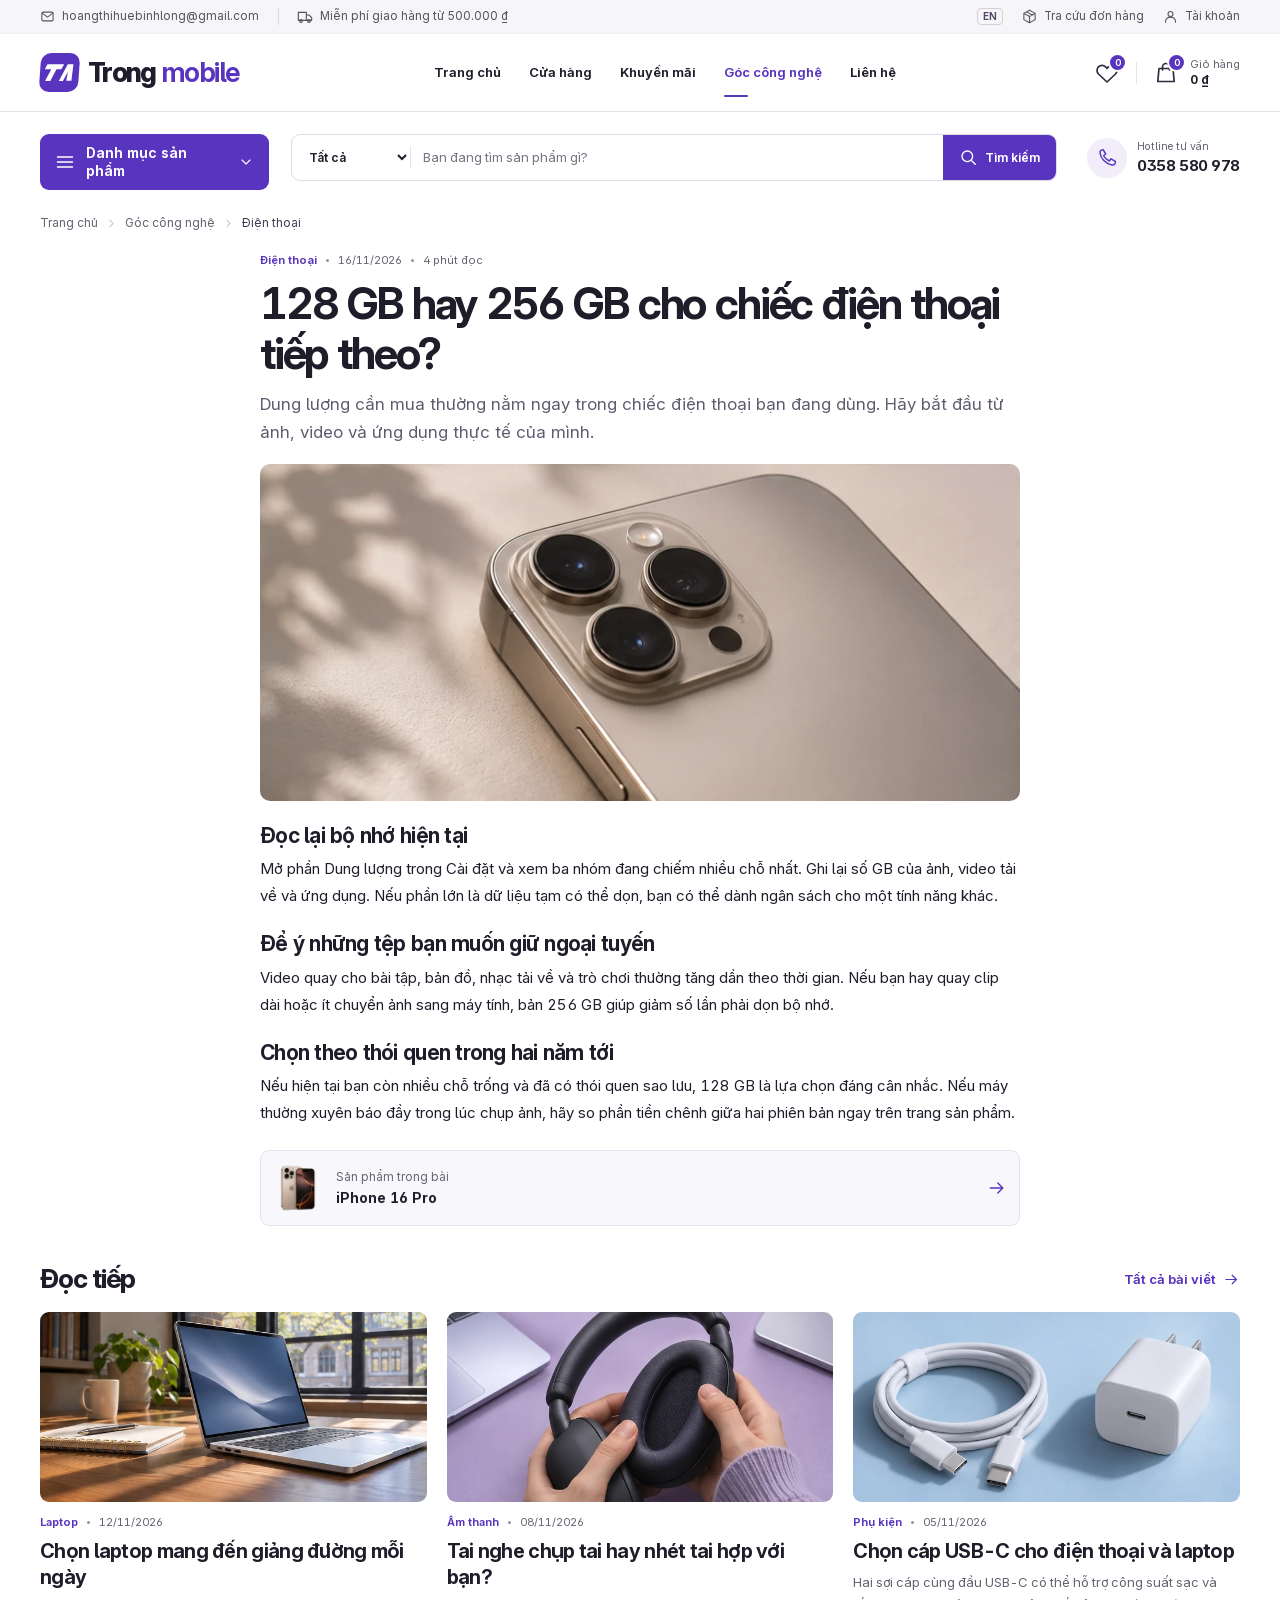
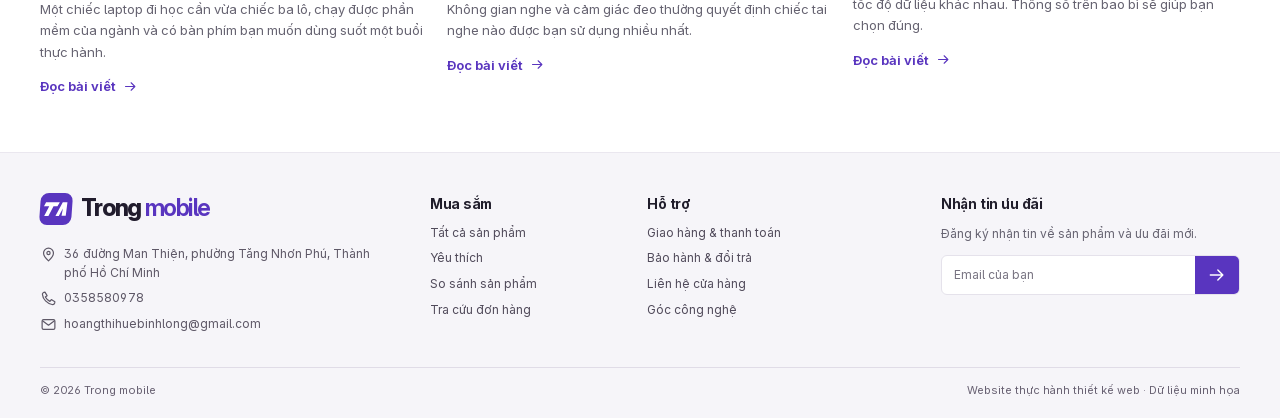
<file: bai-viet.html>
<!doctype html>
<html lang="vi">
  <head>
    <meta charset="utf-8">
    <meta name="viewport" content="width=device-width, initial-scale=1">
    <meta name="theme-color" content="#5432b9">
    <meta name="description" content="Bài viết tại Trong mobile. Điện thoại, laptop, máy tính bảng và phụ kiện công nghệ tại 36 đường Man Thiện, Thành phố Hồ Chí Minh.">
    <title>Bài viết | Trong mobile</title>
    <link rel="icon" href="Images/trong-mobile.svg" type="image/svg+xml">
    <link rel="stylesheet" href="Styles/giao-dien.css">
    <script src="Scripts/du-lieu.js" defer></script>
    <script src="Scripts/chung.js" defer></script>
    <script src="Scripts/noi-dung.js" defer></script>
    <script src="Scripts/cua-hang.js" defer></script>
    <script src="Scripts/dat-hang.js" defer></script>
    <script src="Scripts/khoi-tao.js" defer></script>
    <script src="Scripts/ngon-ngu.js" defer></script>
  </head>
  <body data-page="article">
    <a class="skip" href="#main">Đến nội dung chính</a>
    <div id="top">
      <div class="utility">
        <div class="wrap utility-in">
          <a class="top-mail" href="mailto:hoangthihuebinhlong@gmail.com"><svg class="ico" width="15" height="15" viewbox="0 0 24 24" fill="none" stroke="currentColor" stroke-width="1.7" stroke-linecap="round" stroke-linejoin="round" aria-hidden="true"><rect x="3" y="5" width="18" height="14" rx="2"></rect><path d="m4 7 8 6 8-6"></path></svg>hoangthihuebinhlong@gmail.com</a>
          <span class="ship-note"><svg class="ico" width="16" height="16" viewbox="0 0 24 24" fill="none" stroke="currentColor" stroke-width="1.7" stroke-linecap="round" stroke-linejoin="round" aria-hidden="true"><path d="M2 5h12v12H2zm12 4h4l4 4v4h-8"></path><circle cx="6" cy="18" r="2"></circle><circle cx="18" cy="18" r="2"></circle></svg><span class="shipping-long">Miễn phí giao hàng từ 500.000 ₫</span><span class="shipping-short">Miễn phí giao từ 500k</span></span>
          <span class="spacer"></span>
          <button type="button" class="lang-toggle" data-act="lang" aria-label="Switch to English">EN</button>
          <a href="don-hang.html"><svg class="ico" width="15" height="15" viewbox="0 0 24 24" fill="none" stroke="currentColor" stroke-width="1.7" stroke-linecap="round" stroke-linejoin="round" aria-hidden="true"><path d="m3 7 9-5 9 5v10l-9 5-9-5Zm0 0 9 5 9-5M12 12v10m-4-17 9 5"></path></svg>Tra cứu đơn hàng</a>
          <a aria-label="Tài khoản" href="tai-khoan.html"><svg class="ico" width="15" height="15" viewbox="0 0 24 24" fill="none" stroke="currentColor" stroke-width="1.7" stroke-linecap="round" stroke-linejoin="round" aria-hidden="true"><circle cx="12" cy="8" r="4"></circle><path d="M4 21v-1a8 7 0 0 1 16 0v1"></path></svg><span>Tài khoản</span></a>
        </div>
      </div>
      <header class="site-header">
        <div class="wrap header-row">
          <a class="brand" aria-label="Trong mobile – Trang chủ" href="index.html"><span class="brand-mark"><svg viewbox="0 0 42 42" aria-hidden="true"><path fill="currentColor" d="M7.4 12h18l-2.7 5.5h-5.2l-5.8 12.7H6.1l5.8-12.7H5Zm13.5 18.2L29.3 12h6.1l-1 17.9h-5.5l1.1-9.6-4.7 9.9Z"></path></svg></span><span>Trong <b>mobile</b></span></a>
          <nav class="main-nav" aria-label="Điều hướng chính" id="main-nav">
            <a href="index.html">Trang chủ</a>
            <a href="cua-hang.html">Cửa hàng</a>
            <a href="cua-hang.html?sale=1">Khuyến mãi</a>
            <a aria-current="page" href="goc-cong-nghe.html">Góc công nghệ</a>
            <a href="lien-he.html">Liên hệ</a>
          </nav>
          <div class="head-actions">
            <a class="head-icon" aria-label="Danh sách yêu thích" href="yeu-thich.html"><svg class="ico" width="24" height="24" viewbox="0 0 24 24" fill="none" stroke="currentColor" stroke-width="1.7" stroke-linecap="round" stroke-linejoin="round" aria-hidden="true"><path d="M20.5 5.9a5 5 0 0 0-7.1 0L12 7.3l-1.4-1.4a5 5 0 0 0-7.1 7.1L12 21l8.5-8a5 5 0 0 0 0-7.1Z"></path></svg><b id="wish-count"></b></a>
            <span class="head-line"></span>
            <a class="head-cart" aria-label="Mở giỏ hàng" href="gio-hang.html"><span class="head-icon"><svg class="ico" width="24" height="24" viewbox="0 0 24 24" fill="none" stroke="currentColor" stroke-width="1.7" stroke-linecap="round" stroke-linejoin="round" aria-hidden="true"><path d="M5 7.5h14l1.2 13H3.8l1.2-13Z"></path><path d="M8.5 9V6a3.5 3.5 0 0 1 7 0v3"></path></svg><b id="cart-count"></b></span><span class="cart-words">Giỏ hàng<strong id="cart-money">0 ₫</strong></span></a>
            <button class="icon-btn hamburger" data-act="nav" aria-label="Mở trình đơn" aria-controls="main-nav" aria-expanded="false"><svg class="ico" width="20" height="20" viewbox="0 0 24 24" fill="none" stroke="currentColor" stroke-width="1.7" stroke-linecap="round" stroke-linejoin="round" aria-hidden="true"><path d="M3 6h18M3 12h18M3 18h18"></path></svg></button>
          </div>
        </div>
      </header>
    </div>
    <main id="main" tabindex="-1">
      <div class="wrap inner-tools">
        <aside class="category-panel ">
          <button class="department" type="button" aria-expanded="false" aria-controls="category-links" data-act="depart"><svg class="ico" width="20" height="20" viewbox="0 0 24 24" fill="none" stroke="currentColor" stroke-width="1.7" stroke-linecap="round" stroke-linejoin="round" aria-hidden="true"><path d="M3 6h18M3 12h18M3 18h18"></path></svg><span>Danh mục sản phẩm</span><svg class="ico" width="16" height="16" viewbox="0 0 24 24" fill="none" stroke="currentColor" stroke-width="1.7" stroke-linecap="round" stroke-linejoin="round" aria-hidden="true"><path d="m6 9 6 6 6-6"></path></svg></button>
          <div class="cat-links" id="category-links">
            <a href="cua-hang.html"><svg class="ico" width="20" height="20" viewbox="0 0 24 24" fill="none" stroke="currentColor" stroke-width="1.7" stroke-linecap="round" stroke-linejoin="round" aria-hidden="true"><rect x="3" y="3" width="7" height="7" rx="1"></rect><rect x="14" y="3" width="7" height="7" rx="1"></rect><rect x="3" y="14" width="7" height="7" rx="1"></rect><rect x="14" y="14" width="7" height="7" rx="1"></rect></svg><span>Tất cả sản phẩm</span><svg class="ico" width="14" height="14" viewbox="0 0 24 24" fill="none" stroke="currentColor" stroke-width="1.7" stroke-linecap="round" stroke-linejoin="round" aria-hidden="true"><path d="m9 6 6 6-6 6"></path></svg></a>
            <a href="cua-hang.html?cat=dien-thoai"><svg class="ico" width="20" height="20" viewbox="0 0 24 24" fill="none" stroke="currentColor" stroke-width="1.7" stroke-linecap="round" stroke-linejoin="round" aria-hidden="true"><rect x="6.3" y="2.5" width="11.4" height="19" rx="2.5"></rect><path d="M10 5h4m-3 13.5h2"></path></svg><span>Điện thoại</span><svg class="ico" width="14" height="14" viewbox="0 0 24 24" fill="none" stroke="currentColor" stroke-width="1.7" stroke-linecap="round" stroke-linejoin="round" aria-hidden="true"><path d="m9 6 6 6-6 6"></path></svg></a>
            <a href="cua-hang.html?cat=laptop"><svg class="ico" width="20" height="20" viewbox="0 0 24 24" fill="none" stroke="currentColor" stroke-width="1.7" stroke-linecap="round" stroke-linejoin="round" aria-hidden="true"><rect x="4" y="4" width="16" height="12" rx="1.4"></rect><path d="m4 16-2 3h20l-2-3Z"></path></svg><span>Laptop</span><svg class="ico" width="14" height="14" viewbox="0 0 24 24" fill="none" stroke="currentColor" stroke-width="1.7" stroke-linecap="round" stroke-linejoin="round" aria-hidden="true"><path d="m9 6 6 6-6 6"></path></svg></a>
            <a href="cua-hang.html?cat=may-tinh-bang"><svg class="ico" width="20" height="20" viewbox="0 0 24 24" fill="none" stroke="currentColor" stroke-width="1.7" stroke-linecap="round" stroke-linejoin="round" aria-hidden="true"><rect x="4.5" y="2.7" width="15" height="18.6" rx="2.4"></rect><path d="M11 18.5h2"></path></svg><span>Máy tính bảng</span><svg class="ico" width="14" height="14" viewbox="0 0 24 24" fill="none" stroke="currentColor" stroke-width="1.7" stroke-linecap="round" stroke-linejoin="round" aria-hidden="true"><path d="m9 6 6 6-6 6"></path></svg></a>
            <a href="cua-hang.html?cat=dong-ho"><svg class="ico" width="20" height="20" viewbox="0 0 24 24" fill="none" stroke="currentColor" stroke-width="1.7" stroke-linecap="round" stroke-linejoin="round" aria-hidden="true"><rect x="5.8" y="6" width="12.4" height="12" rx="3.5"></rect><path d="m8 6 1-4h6l1 4m-8 12 1 4h6l1-4m-4-9v3l2 1"></path></svg><span>Đồng hồ thông minh</span><svg class="ico" width="14" height="14" viewbox="0 0 24 24" fill="none" stroke="currentColor" stroke-width="1.7" stroke-linecap="round" stroke-linejoin="round" aria-hidden="true"><path d="m9 6 6 6-6 6"></path></svg></a>
            <a href="cua-hang.html?cat=tai-nghe"><svg class="ico" width="20" height="20" viewbox="0 0 24 24" fill="none" stroke="currentColor" stroke-width="1.7" stroke-linecap="round" stroke-linejoin="round" aria-hidden="true"><path d="M3 14v-2a9 9 0 0 1 18 0v2"></path><rect x="3" y="12" width="4.4" height="8" rx="2"></rect><rect x="16.6" y="12" width="4.4" height="8" rx="2"></rect></svg><span>Tai nghe</span><svg class="ico" width="14" height="14" viewbox="0 0 24 24" fill="none" stroke="currentColor" stroke-width="1.7" stroke-linecap="round" stroke-linejoin="round" aria-hidden="true"><path d="m9 6 6 6-6 6"></path></svg></a>
            <a href="cua-hang.html?cat=phu-kien"><svg class="ico" width="20" height="20" viewbox="0 0 24 24" fill="none" stroke="currentColor" stroke-width="1.7" stroke-linecap="round" stroke-linejoin="round" aria-hidden="true"><path d="M8 2v5m8-5v5M6 7h12v3a6 6 0 0 1-12 0Zm6 9v3a2 2 0 0 0 2 2h2"></path></svg><span>Phụ kiện</span><svg class="ico" width="14" height="14" viewbox="0 0 24 24" fill="none" stroke="currentColor" stroke-width="1.7" stroke-linecap="round" stroke-linejoin="round" aria-hidden="true"><path d="m9 6 6 6-6 6"></path></svg></a>
            <a class="deal-link" href="cua-hang.html?sale=1"><svg class="ico" width="20" height="20" viewbox="0 0 24 24" fill="none" stroke="currentColor" stroke-width="1.7" stroke-linecap="round" stroke-linejoin="round" aria-hidden="true"><path d="M4 4h8l9 9-8 8-9-9Z"></path><circle cx="8" cy="8" r="1"></circle></svg><span>Sản phẩm giảm giá</span><svg class="ico" width="14" height="14" viewbox="0 0 24 24" fill="none" stroke="currentColor" stroke-width="1.7" stroke-linecap="round" stroke-linejoin="round" aria-hidden="true"><path d="m9 6 6 6-6 6"></path></svg></a>
          </div>
        </aside>
        <div class="search-row">
          <form class="site-search" id="site-search" role="search" autocomplete="off">
            <select aria-label="Danh mục tìm kiếm" name="cat"><option value="">Tất cả</option><option value="dien-thoai">Điện thoại</option><option value="laptop">Laptop</option><option value="may-tinh-bang">Máy tính bảng</option><option value="dong-ho">Đồng hồ thông minh</option><option value="tai-nghe">Tai nghe</option><option value="phu-kien">Phụ kiện</option></select>
            <input type="search" name="q" aria-label="Từ khóa tìm sản phẩm" placeholder="Bạn đang tìm sản phẩm gì?" value="" maxlength="100">
            <button class="search-submit" type="submit"><svg class="ico" width="19" height="19" viewbox="0 0 24 24" fill="none" stroke="currentColor" stroke-width="1.7" stroke-linecap="round" stroke-linejoin="round" aria-hidden="true"><circle cx="10.5" cy="10.5" r="6.7"></circle><path d="m16 16 4.6 4.6"></path></svg><span>Tìm kiếm</span></button>
            <div class="suggestions" id="suggestions" hidden></div>
          </form>
          <a class="hotline" href="tel:0358580978"><span><svg class="ico" width="21" height="21" viewbox="0 0 24 24" fill="none" stroke="currentColor" stroke-width="1.7" stroke-linecap="round" stroke-linejoin="round" aria-hidden="true"><path d="m7 3 3 5-2.5 2A14 14 0 0 0 14 16l2-2.5 5 3c0 3-1.5 4.5-4 4C10 19 4 13 3.5 6.5 3 4.5 5 3 7 3Z"></path></svg></span><div><small>Hotline tư vấn</small><strong>0358 580 978</strong></div></a>
        </div>
      </div>
      <div class="wrap inner-page">
        <nav aria-label="Đường dẫn" class="crumbs">
          <a href="index.html">Trang chủ</a>
          <svg class="ico" width="13" height="13" viewbox="0 0 24 24" fill="none" stroke="currentColor" stroke-width="1.7" stroke-linecap="round" stroke-linejoin="round" aria-hidden="true"><path d="m9 6 6 6-6 6"></path></svg>
          <a href="goc-cong-nghe.html">Góc công nghệ</a>
          <svg class="ico" width="13" height="13" viewbox="0 0 24 24" fill="none" stroke="currentColor" stroke-width="1.7" stroke-linecap="round" stroke-linejoin="round" aria-hidden="true"><path d="m9 6 6 6-6 6"></path></svg>
          <span aria-current="page">Điện thoại</span>
        </nav>
        <article class="article-body">
          <div class="story-meta"><a href="goc-cong-nghe.html?chu-de=%C4%90i%E1%BB%87n+tho%E1%BA%A1i">Điện thoại</a><i></i>16/11/2026<i></i>4 phút đọc</div>
          <h1>128 GB hay 256 GB cho chiếc điện thoại tiếp theo?</h1>
          <p class="article-deck">Dung lượng cần mua thường nằm ngay trong chiếc điện thoại bạn đang dùng. Hãy bắt đầu từ ảnh, video và ứng dụng thực tế của mình.</p>
          <img class="article-cover" src="Images/story-phone.webp" alt="128 GB hay 256 GB cho chiếc điện thoại tiếp theo?" loading="eager" decoding="async">
          <section>
            <h2>Đọc lại bộ nhớ hiện tại</h2>
            <p>Mở phần Dung lượng trong Cài đặt và xem ba nhóm đang chiếm nhiều chỗ nhất. Ghi lại số GB của ảnh, video tải về và ứng dụng. Nếu phần lớn là dữ liệu tạm có thể dọn, bạn có thể dành ngân sách cho một tính năng khác.</p>
          </section>
          <section>
            <h2>Để ý những tệp bạn muốn giữ ngoại tuyến</h2>
            <p>Video quay cho bài tập, bản đồ, nhạc tải về và trò chơi thường tăng dần theo thời gian. Nếu bạn hay quay clip dài hoặc ít chuyển ảnh sang máy tính, bản 256 GB giúp giảm số lần phải dọn bộ nhớ.</p>
          </section>
          <section>
            <h2>Chọn theo thói quen trong hai năm tới</h2>
            <p>Nếu hiện tại bạn còn nhiều chỗ trống và đã có thói quen sao lưu, 128 GB là lựa chọn đáng cân nhắc. Nếu máy thường xuyên báo đầy trong lúc chụp ảnh, hãy so phần tiền chênh giữa hai phiên bản ngay trên trang sản phẩm.</p>
          </section>
          <a class="article-product" href="san-pham.html?id=iphone-16-pro"><img class="" src="Images/iphone-16-pro.webp" alt="" loading="lazy" decoding="async"><div><small>Sản phẩm trong bài</small><strong>iPhone 16 Pro</strong></div><svg class="ico" width="20" height="20" viewbox="0 0 24 24" fill="none" stroke="currentColor" stroke-width="1.7" stroke-linecap="round" stroke-linejoin="round" aria-hidden="true"><path d="M4 12h15m-6-6 6 6-6 6"></path></svg></a>
        </article>
        <section class="home-section">
          <div class="section-heading">
            <h2>Đọc tiếp</h2>
            <a class="text-link" href="goc-cong-nghe.html">Tất cả bài viết<svg class="ico" width="17" height="17" viewbox="0 0 24 24" fill="none" stroke="currentColor" stroke-width="1.7" stroke-linecap="round" stroke-linejoin="round" aria-hidden="true"><path d="M4 12h15m-6-6 6 6-6 6"></path></svg></a>
          </div>
          <div class="story-grid">
            <article class="story-card">
              <a class="story-image" tabindex="-1" aria-label="Chọn laptop mang đến giảng đường mỗi ngày" href="bai-viet.html?id=chon-laptop-di-hoc"><img class="" src="Images/story-laptop.webp" alt="Chọn laptop mang đến giảng đường mỗi ngày" loading="lazy" decoding="async"></a>
              <div class="story-meta"><span>Laptop</span><i></i>12/11/2026</div>
              <h3><a href="bai-viet.html?id=chon-laptop-di-hoc">Chọn laptop mang đến giảng đường mỗi ngày</a></h3>
              <p>Một chiếc laptop đi học cần vừa chiếc ba lô, chạy được phần mềm của ngành và có bàn phím bạn muốn dùng suốt một buổi thực hành.</p>
              <a class="text-link" href="bai-viet.html?id=chon-laptop-di-hoc">Đọc bài viết <svg class="ico" width="15" height="15" viewbox="0 0 24 24" fill="none" stroke="currentColor" stroke-width="1.7" stroke-linecap="round" stroke-linejoin="round" aria-hidden="true"><path d="M4 12h15m-6-6 6 6-6 6"></path></svg></a>
            </article>
            <article class="story-card">
              <a class="story-image" tabindex="-1" aria-label="Tai nghe chụp tai hay nhét tai hợp với bạn?" href="bai-viet.html?id=chon-tai-nghe"><img class="" src="Images/story-audio.webp" alt="Tai nghe chụp tai hay nhét tai hợp với bạn?" loading="lazy" decoding="async"></a>
              <div class="story-meta"><span>Âm thanh</span><i></i>08/11/2026</div>
              <h3><a href="bai-viet.html?id=chon-tai-nghe">Tai nghe chụp tai hay nhét tai hợp với bạn?</a></h3>
              <p>Không gian nghe và cảm giác đeo thường quyết định chiếc tai nghe nào được bạn sử dụng nhiều nhất.</p>
              <a class="text-link" href="bai-viet.html?id=chon-tai-nghe">Đọc bài viết <svg class="ico" width="15" height="15" viewbox="0 0 24 24" fill="none" stroke="currentColor" stroke-width="1.7" stroke-linecap="round" stroke-linejoin="round" aria-hidden="true"><path d="M4 12h15m-6-6 6 6-6 6"></path></svg></a>
            </article>
            <article class="story-card">
              <a class="story-image" tabindex="-1" aria-label="Chọn cáp USB-C cho điện thoại và laptop" href="bai-viet.html?id=chon-cap-sac"><img class="" src="Images/story-charge.webp" alt="Chọn cáp USB-C cho điện thoại và laptop" loading="lazy" decoding="async"></a>
              <div class="story-meta"><span>Phụ kiện</span><i></i>05/11/2026</div>
              <h3><a href="bai-viet.html?id=chon-cap-sac">Chọn cáp USB-C cho điện thoại và laptop</a></h3>
              <p>Hai sợi cáp cùng đầu USB-C có thể hỗ trợ công suất sạc và tốc độ dữ liệu khác nhau. Thông số trên bao bì sẽ giúp bạn chọn đúng.</p>
              <a class="text-link" href="bai-viet.html?id=chon-cap-sac">Đọc bài viết <svg class="ico" width="15" height="15" viewbox="0 0 24 24" fill="none" stroke="currentColor" stroke-width="1.7" stroke-linecap="round" stroke-linejoin="round" aria-hidden="true"><path d="M4 12h15m-6-6 6 6-6 6"></path></svg></a>
            </article>
          </div>
        </section>
      </div>
    </main>
    <div id="bottom">
      <footer class="footer">
        <div class="wrap footer-grid">
          <div>
            <a class="brand" aria-label="Trong mobile – Trang chủ" href="index.html"><span class="brand-mark"><svg viewbox="0 0 42 42" aria-hidden="true"><path fill="currentColor" d="M7.4 12h18l-2.7 5.5h-5.2l-5.8 12.7H6.1l5.8-12.7H5Zm13.5 18.2L29.3 12h6.1l-1 17.9h-5.5l1.1-9.6-4.7 9.9Z"></path></svg></span><span>Trong <b>mobile</b></span></a>
            <address>
              <span><svg class="ico" width="17" height="17" viewbox="0 0 24 24" fill="none" stroke="currentColor" stroke-width="1.7" stroke-linecap="round" stroke-linejoin="round" aria-hidden="true"><path d="M19 10c0 5-7 11-7 11S5 15 5 10a7 7 0 1 1 14 0Z"></path><circle cx="12" cy="10" r="2.3"></circle></svg>36 đường Man Thiện, phường Tăng Nhơn Phú, Thành phố Hồ Chí Minh</span>
              <a href="tel:0358580978"><svg class="ico" width="17" height="17" viewbox="0 0 24 24" fill="none" stroke="currentColor" stroke-width="1.7" stroke-linecap="round" stroke-linejoin="round" aria-hidden="true"><path d="m7 3 3 5-2.5 2A14 14 0 0 0 14 16l2-2.5 5 3c0 3-1.5 4.5-4 4C10 19 4 13 3.5 6.5 3 4.5 5 3 7 3Z"></path></svg>0358580978</a>
              <a href="mailto:hoangthihuebinhlong@gmail.com"><svg class="ico" width="17" height="17" viewbox="0 0 24 24" fill="none" stroke="currentColor" stroke-width="1.7" stroke-linecap="round" stroke-linejoin="round" aria-hidden="true"><rect x="3" y="5" width="18" height="14" rx="2"></rect><path d="m4 7 8 6 8-6"></path></svg>hoangthihuebinhlong@gmail.com</a>
            </address>
          </div>
          <div>
            <h3>Mua sắm</h3>
            <a href="cua-hang.html">Tất cả sản phẩm</a>
            <a href="yeu-thich.html">Yêu thích</a>
            <a href="so-sanh.html">So sánh sản phẩm</a>
            <a href="don-hang.html">Tra cứu đơn hàng</a>
          </div>
          <div>
            <h3>Hỗ trợ</h3>
            <a href="chinh-sach.html#giao-hang">Giao hàng &amp; thanh toán</a>
            <a href="chinh-sach.html#bao-hanh">Bảo hành &amp; đổi trả</a>
            <a href="lien-he.html">Liên hệ cửa hàng</a>
            <a href="goc-cong-nghe.html">Góc công nghệ</a>
          </div>
          <div>
            <h3>Nhận tin ưu đãi</h3>
            <p>Đăng ký nhận tin về sản phẩm và ưu đãi mới.</p>
            <form id="newsletter">
              <label class="sr" for="news-email">Email nhận tin</label>
              <input id="news-email" name="email" type="email" placeholder="Email của bạn" maxlength="100" required>
              <button aria-label="Đăng ký nhận tin" title="Đăng ký nhận tin"><svg class="ico" width="20" height="20" viewbox="0 0 24 24" fill="none" stroke="currentColor" stroke-width="1.7" stroke-linecap="round" stroke-linejoin="round" aria-hidden="true"><path d="M4 12h15m-6-6 6 6-6 6"></path></svg></button>
            </form>
            <small id="news-status" role="status"></small>
          </div>
        </div>
        <div class="wrap footer-bottom">
          <span>© 2026 Trong mobile</span>
          <span>Website thực hành thiết kế web · Dữ liệu minh họa</span>
        </div>
      </footer>
    </div>
    <div id="notice" class="notice" role="status" aria-live="polite" hidden></div>
    <noscript>Vui lòng bật JavaScript để sử dụng giỏ hàng và bộ lọc của Trong mobile. Liên hệ cửa hàng qua số 0358580978.</noscript>
  </body>
</html>
</file>
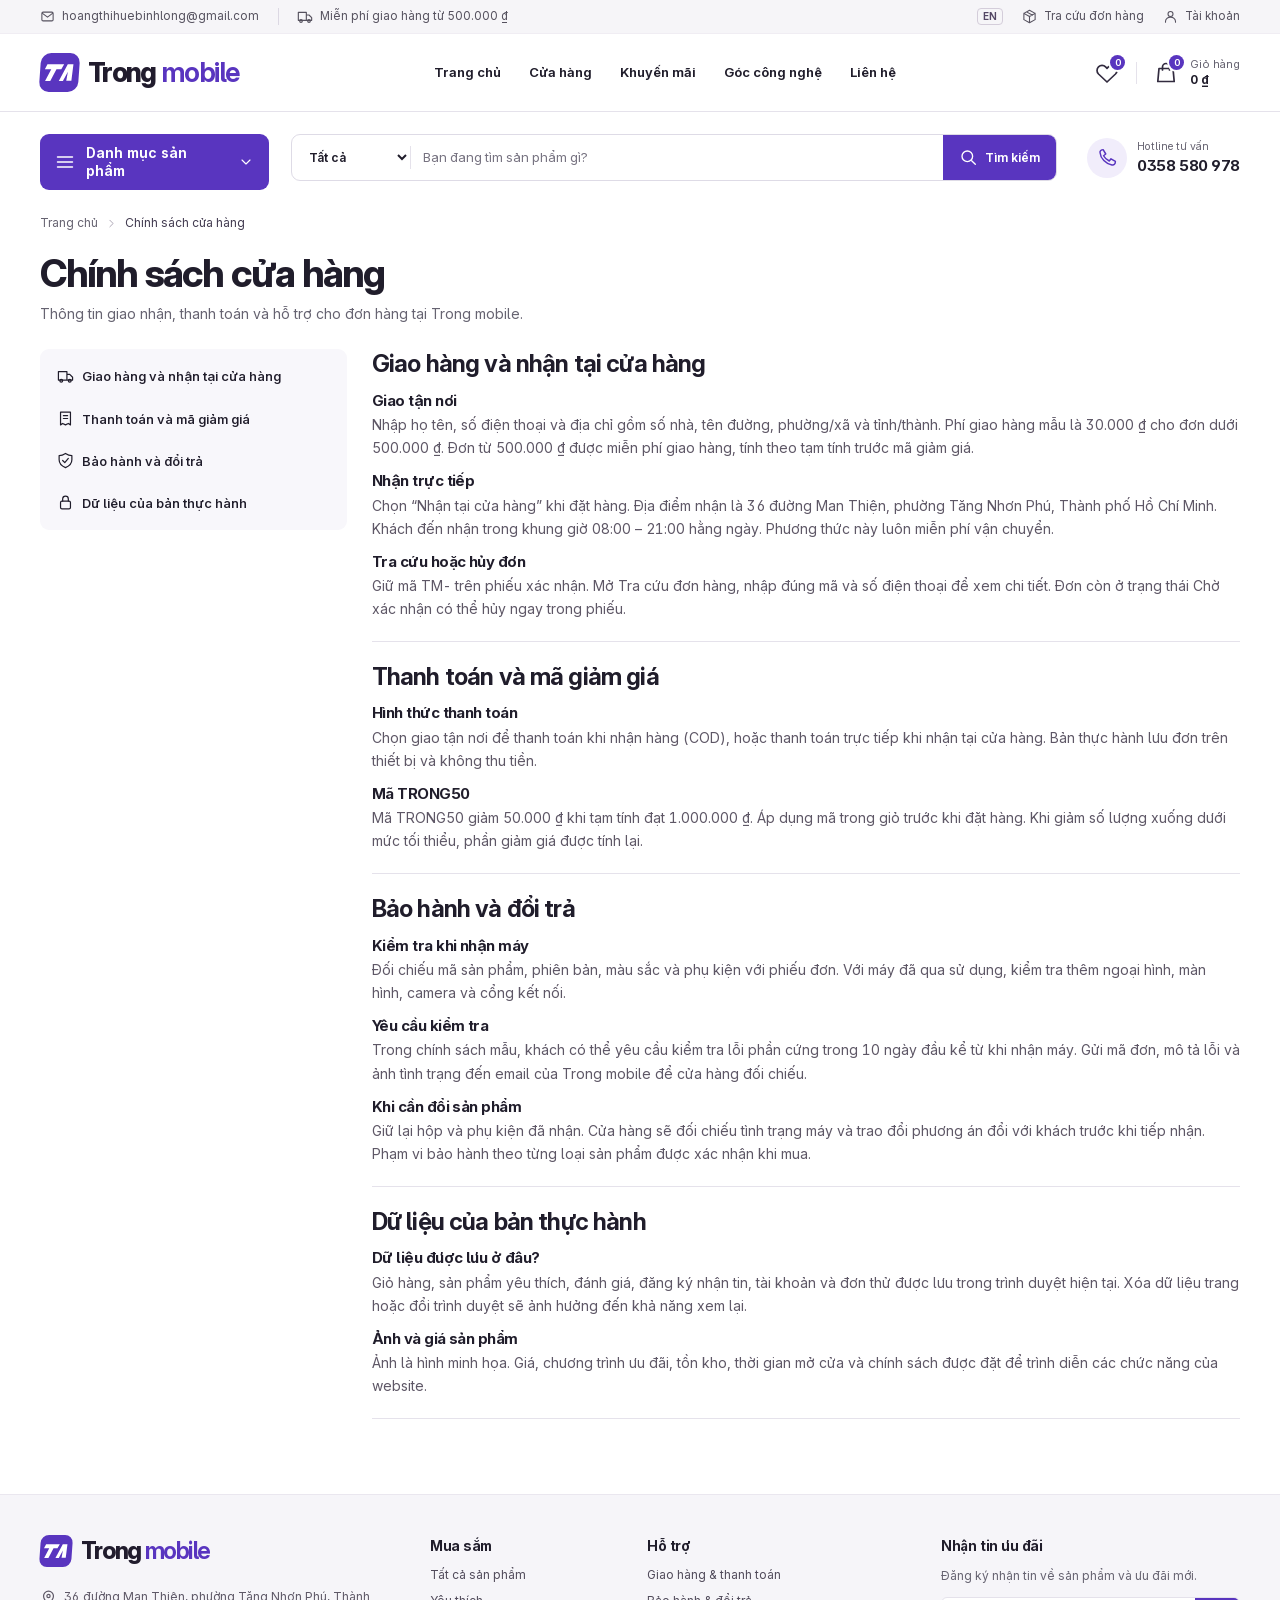
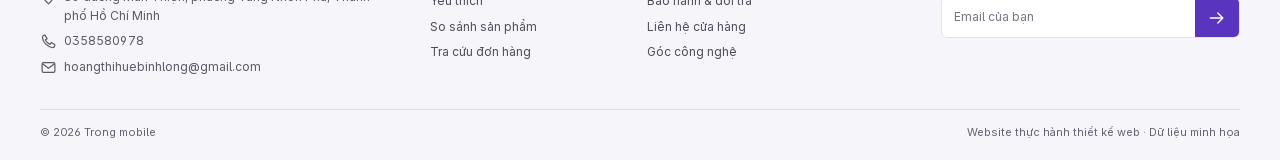
<file: chinh-sach.html>
<!doctype html>
<html lang="vi">
  <head>
    <meta charset="utf-8">
    <meta name="viewport" content="width=device-width, initial-scale=1">
    <meta name="theme-color" content="#5432b9">
    <meta name="description" content="Chính sách cửa hàng tại Trong mobile. Điện thoại, laptop, máy tính bảng và phụ kiện công nghệ tại 36 đường Man Thiện, Thành phố Hồ Chí Minh.">
    <title>Chính sách cửa hàng | Trong mobile</title>
    <link rel="icon" href="Images/trong-mobile.svg" type="image/svg+xml">
    <link rel="stylesheet" href="Styles/giao-dien.css">
    <script src="Scripts/du-lieu.js" defer></script>
    <script src="Scripts/chung.js" defer></script>
    <script src="Scripts/noi-dung.js" defer></script>
    <script src="Scripts/cua-hang.js" defer></script>
    <script src="Scripts/dat-hang.js" defer></script>
    <script src="Scripts/khoi-tao.js" defer></script>
    <script src="Scripts/ngon-ngu.js" defer></script>
  </head>
  <body data-page="policy">
    <a class="skip" href="#main">Đến nội dung chính</a>
    <div id="top">
      <div class="utility">
        <div class="wrap utility-in">
          <a class="top-mail" href="mailto:hoangthihuebinhlong@gmail.com"><svg class="ico" width="15" height="15" viewbox="0 0 24 24" fill="none" stroke="currentColor" stroke-width="1.7" stroke-linecap="round" stroke-linejoin="round" aria-hidden="true"><rect x="3" y="5" width="18" height="14" rx="2"></rect><path d="m4 7 8 6 8-6"></path></svg>hoangthihuebinhlong@gmail.com</a>
          <span class="ship-note"><svg class="ico" width="16" height="16" viewbox="0 0 24 24" fill="none" stroke="currentColor" stroke-width="1.7" stroke-linecap="round" stroke-linejoin="round" aria-hidden="true"><path d="M2 5h12v12H2zm12 4h4l4 4v4h-8"></path><circle cx="6" cy="18" r="2"></circle><circle cx="18" cy="18" r="2"></circle></svg><span class="shipping-long">Miễn phí giao hàng từ 500.000 ₫</span><span class="shipping-short">Miễn phí giao từ 500k</span></span>
          <span class="spacer"></span>
          <button type="button" class="lang-toggle" data-act="lang" aria-label="Switch to English">EN</button>
          <a href="don-hang.html"><svg class="ico" width="15" height="15" viewbox="0 0 24 24" fill="none" stroke="currentColor" stroke-width="1.7" stroke-linecap="round" stroke-linejoin="round" aria-hidden="true"><path d="m3 7 9-5 9 5v10l-9 5-9-5Zm0 0 9 5 9-5M12 12v10m-4-17 9 5"></path></svg>Tra cứu đơn hàng</a>
          <a aria-label="Tài khoản" href="tai-khoan.html"><svg class="ico" width="15" height="15" viewbox="0 0 24 24" fill="none" stroke="currentColor" stroke-width="1.7" stroke-linecap="round" stroke-linejoin="round" aria-hidden="true"><circle cx="12" cy="8" r="4"></circle><path d="M4 21v-1a8 7 0 0 1 16 0v1"></path></svg><span>Tài khoản</span></a>
        </div>
      </div>
      <header class="site-header">
        <div class="wrap header-row">
          <a class="brand" aria-label="Trong mobile – Trang chủ" href="index.html"><span class="brand-mark"><svg viewbox="0 0 42 42" aria-hidden="true"><path fill="currentColor" d="M7.4 12h18l-2.7 5.5h-5.2l-5.8 12.7H6.1l5.8-12.7H5Zm13.5 18.2L29.3 12h6.1l-1 17.9h-5.5l1.1-9.6-4.7 9.9Z"></path></svg></span><span>Trong <b>mobile</b></span></a>
          <nav class="main-nav" aria-label="Điều hướng chính" id="main-nav">
            <a href="index.html">Trang chủ</a>
            <a href="cua-hang.html">Cửa hàng</a>
            <a href="cua-hang.html?sale=1">Khuyến mãi</a>
            <a href="goc-cong-nghe.html">Góc công nghệ</a>
            <a href="lien-he.html">Liên hệ</a>
          </nav>
          <div class="head-actions">
            <a class="head-icon" aria-label="Danh sách yêu thích" href="yeu-thich.html"><svg class="ico" width="24" height="24" viewbox="0 0 24 24" fill="none" stroke="currentColor" stroke-width="1.7" stroke-linecap="round" stroke-linejoin="round" aria-hidden="true"><path d="M20.5 5.9a5 5 0 0 0-7.1 0L12 7.3l-1.4-1.4a5 5 0 0 0-7.1 7.1L12 21l8.5-8a5 5 0 0 0 0-7.1Z"></path></svg><b id="wish-count"></b></a>
            <span class="head-line"></span>
            <a class="head-cart" aria-label="Mở giỏ hàng" href="gio-hang.html"><span class="head-icon"><svg class="ico" width="24" height="24" viewbox="0 0 24 24" fill="none" stroke="currentColor" stroke-width="1.7" stroke-linecap="round" stroke-linejoin="round" aria-hidden="true"><path d="M5 7.5h14l1.2 13H3.8l1.2-13Z"></path><path d="M8.5 9V6a3.5 3.5 0 0 1 7 0v3"></path></svg><b id="cart-count"></b></span><span class="cart-words">Giỏ hàng<strong id="cart-money">0 ₫</strong></span></a>
            <button class="icon-btn hamburger" data-act="nav" aria-label="Mở trình đơn" aria-controls="main-nav" aria-expanded="false"><svg class="ico" width="20" height="20" viewbox="0 0 24 24" fill="none" stroke="currentColor" stroke-width="1.7" stroke-linecap="round" stroke-linejoin="round" aria-hidden="true"><path d="M3 6h18M3 12h18M3 18h18"></path></svg></button>
          </div>
        </div>
      </header>
    </div>
    <main id="main" tabindex="-1">
      <div class="wrap inner-tools">
        <aside class="category-panel ">
          <button class="department" type="button" aria-expanded="false" aria-controls="category-links" data-act="depart"><svg class="ico" width="20" height="20" viewbox="0 0 24 24" fill="none" stroke="currentColor" stroke-width="1.7" stroke-linecap="round" stroke-linejoin="round" aria-hidden="true"><path d="M3 6h18M3 12h18M3 18h18"></path></svg><span>Danh mục sản phẩm</span><svg class="ico" width="16" height="16" viewbox="0 0 24 24" fill="none" stroke="currentColor" stroke-width="1.7" stroke-linecap="round" stroke-linejoin="round" aria-hidden="true"><path d="m6 9 6 6 6-6"></path></svg></button>
          <div class="cat-links" id="category-links">
            <a href="cua-hang.html"><svg class="ico" width="20" height="20" viewbox="0 0 24 24" fill="none" stroke="currentColor" stroke-width="1.7" stroke-linecap="round" stroke-linejoin="round" aria-hidden="true"><rect x="3" y="3" width="7" height="7" rx="1"></rect><rect x="14" y="3" width="7" height="7" rx="1"></rect><rect x="3" y="14" width="7" height="7" rx="1"></rect><rect x="14" y="14" width="7" height="7" rx="1"></rect></svg><span>Tất cả sản phẩm</span><svg class="ico" width="14" height="14" viewbox="0 0 24 24" fill="none" stroke="currentColor" stroke-width="1.7" stroke-linecap="round" stroke-linejoin="round" aria-hidden="true"><path d="m9 6 6 6-6 6"></path></svg></a>
            <a href="cua-hang.html?cat=dien-thoai"><svg class="ico" width="20" height="20" viewbox="0 0 24 24" fill="none" stroke="currentColor" stroke-width="1.7" stroke-linecap="round" stroke-linejoin="round" aria-hidden="true"><rect x="6.3" y="2.5" width="11.4" height="19" rx="2.5"></rect><path d="M10 5h4m-3 13.5h2"></path></svg><span>Điện thoại</span><svg class="ico" width="14" height="14" viewbox="0 0 24 24" fill="none" stroke="currentColor" stroke-width="1.7" stroke-linecap="round" stroke-linejoin="round" aria-hidden="true"><path d="m9 6 6 6-6 6"></path></svg></a>
            <a href="cua-hang.html?cat=laptop"><svg class="ico" width="20" height="20" viewbox="0 0 24 24" fill="none" stroke="currentColor" stroke-width="1.7" stroke-linecap="round" stroke-linejoin="round" aria-hidden="true"><rect x="4" y="4" width="16" height="12" rx="1.4"></rect><path d="m4 16-2 3h20l-2-3Z"></path></svg><span>Laptop</span><svg class="ico" width="14" height="14" viewbox="0 0 24 24" fill="none" stroke="currentColor" stroke-width="1.7" stroke-linecap="round" stroke-linejoin="round" aria-hidden="true"><path d="m9 6 6 6-6 6"></path></svg></a>
            <a href="cua-hang.html?cat=may-tinh-bang"><svg class="ico" width="20" height="20" viewbox="0 0 24 24" fill="none" stroke="currentColor" stroke-width="1.7" stroke-linecap="round" stroke-linejoin="round" aria-hidden="true"><rect x="4.5" y="2.7" width="15" height="18.6" rx="2.4"></rect><path d="M11 18.5h2"></path></svg><span>Máy tính bảng</span><svg class="ico" width="14" height="14" viewbox="0 0 24 24" fill="none" stroke="currentColor" stroke-width="1.7" stroke-linecap="round" stroke-linejoin="round" aria-hidden="true"><path d="m9 6 6 6-6 6"></path></svg></a>
            <a href="cua-hang.html?cat=dong-ho"><svg class="ico" width="20" height="20" viewbox="0 0 24 24" fill="none" stroke="currentColor" stroke-width="1.7" stroke-linecap="round" stroke-linejoin="round" aria-hidden="true"><rect x="5.8" y="6" width="12.4" height="12" rx="3.5"></rect><path d="m8 6 1-4h6l1 4m-8 12 1 4h6l1-4m-4-9v3l2 1"></path></svg><span>Đồng hồ thông minh</span><svg class="ico" width="14" height="14" viewbox="0 0 24 24" fill="none" stroke="currentColor" stroke-width="1.7" stroke-linecap="round" stroke-linejoin="round" aria-hidden="true"><path d="m9 6 6 6-6 6"></path></svg></a>
            <a href="cua-hang.html?cat=tai-nghe"><svg class="ico" width="20" height="20" viewbox="0 0 24 24" fill="none" stroke="currentColor" stroke-width="1.7" stroke-linecap="round" stroke-linejoin="round" aria-hidden="true"><path d="M3 14v-2a9 9 0 0 1 18 0v2"></path><rect x="3" y="12" width="4.4" height="8" rx="2"></rect><rect x="16.6" y="12" width="4.4" height="8" rx="2"></rect></svg><span>Tai nghe</span><svg class="ico" width="14" height="14" viewbox="0 0 24 24" fill="none" stroke="currentColor" stroke-width="1.7" stroke-linecap="round" stroke-linejoin="round" aria-hidden="true"><path d="m9 6 6 6-6 6"></path></svg></a>
            <a href="cua-hang.html?cat=phu-kien"><svg class="ico" width="20" height="20" viewbox="0 0 24 24" fill="none" stroke="currentColor" stroke-width="1.7" stroke-linecap="round" stroke-linejoin="round" aria-hidden="true"><path d="M8 2v5m8-5v5M6 7h12v3a6 6 0 0 1-12 0Zm6 9v3a2 2 0 0 0 2 2h2"></path></svg><span>Phụ kiện</span><svg class="ico" width="14" height="14" viewbox="0 0 24 24" fill="none" stroke="currentColor" stroke-width="1.7" stroke-linecap="round" stroke-linejoin="round" aria-hidden="true"><path d="m9 6 6 6-6 6"></path></svg></a>
            <a class="deal-link" href="cua-hang.html?sale=1"><svg class="ico" width="20" height="20" viewbox="0 0 24 24" fill="none" stroke="currentColor" stroke-width="1.7" stroke-linecap="round" stroke-linejoin="round" aria-hidden="true"><path d="M4 4h8l9 9-8 8-9-9Z"></path><circle cx="8" cy="8" r="1"></circle></svg><span>Sản phẩm giảm giá</span><svg class="ico" width="14" height="14" viewbox="0 0 24 24" fill="none" stroke="currentColor" stroke-width="1.7" stroke-linecap="round" stroke-linejoin="round" aria-hidden="true"><path d="m9 6 6 6-6 6"></path></svg></a>
          </div>
        </aside>
        <div class="search-row">
          <form class="site-search" id="site-search" role="search" autocomplete="off">
            <select aria-label="Danh mục tìm kiếm" name="cat"><option value="">Tất cả</option><option value="dien-thoai">Điện thoại</option><option value="laptop">Laptop</option><option value="may-tinh-bang">Máy tính bảng</option><option value="dong-ho">Đồng hồ thông minh</option><option value="tai-nghe">Tai nghe</option><option value="phu-kien">Phụ kiện</option></select>
            <input type="search" name="q" aria-label="Từ khóa tìm sản phẩm" placeholder="Bạn đang tìm sản phẩm gì?" value="" maxlength="100">
            <button class="search-submit" type="submit"><svg class="ico" width="19" height="19" viewbox="0 0 24 24" fill="none" stroke="currentColor" stroke-width="1.7" stroke-linecap="round" stroke-linejoin="round" aria-hidden="true"><circle cx="10.5" cy="10.5" r="6.7"></circle><path d="m16 16 4.6 4.6"></path></svg><span>Tìm kiếm</span></button>
            <div class="suggestions" id="suggestions" hidden></div>
          </form>
          <a class="hotline" href="tel:0358580978"><span><svg class="ico" width="21" height="21" viewbox="0 0 24 24" fill="none" stroke="currentColor" stroke-width="1.7" stroke-linecap="round" stroke-linejoin="round" aria-hidden="true"><path d="m7 3 3 5-2.5 2A14 14 0 0 0 14 16l2-2.5 5 3c0 3-1.5 4.5-4 4C10 19 4 13 3.5 6.5 3 4.5 5 3 7 3Z"></path></svg></span><div><small>Hotline tư vấn</small><strong>0358 580 978</strong></div></a>
        </div>
      </div>
      <div class="wrap inner-page">
        <nav aria-label="Đường dẫn" class="crumbs">
          <a href="index.html">Trang chủ</a>
          <svg class="ico" width="13" height="13" viewbox="0 0 24 24" fill="none" stroke="currentColor" stroke-width="1.7" stroke-linecap="round" stroke-linejoin="round" aria-hidden="true"><path d="m9 6 6 6-6 6"></path></svg>
          <span aria-current="page">Chính sách cửa hàng</span>
        </nav>
        <div class="page-title">
          <h1>Chính sách cửa hàng</h1>
          <p>Thông tin giao nhận, thanh toán và hỗ trợ cho đơn hàng tại Trong mobile.</p>
        </div>
        <div class="policy-layout">
          <nav class="policy-nav" aria-label="Nội dung chính sách">
            <a href="#giao-hang"><svg class="ico" width="17" height="17" viewbox="0 0 24 24" fill="none" stroke="currentColor" stroke-width="1.7" stroke-linecap="round" stroke-linejoin="round" aria-hidden="true"><path d="M2 5h12v12H2zm12 4h4l4 4v4h-8"></path><circle cx="6" cy="18" r="2"></circle><circle cx="18" cy="18" r="2"></circle></svg>Giao hàng và nhận tại cửa hàng</a>
            <a href="#thanh-toan"><svg class="ico" width="17" height="17" viewbox="0 0 24 24" fill="none" stroke="currentColor" stroke-width="1.7" stroke-linecap="round" stroke-linejoin="round" aria-hidden="true"><path d="M5 3h14v18l-3-2-4 2-4-2-3 2Zm4 5h6m-6 4h6"></path></svg>Thanh toán và mã giảm giá</a>
            <a href="#bao-hanh"><svg class="ico" width="17" height="17" viewbox="0 0 24 24" fill="none" stroke="currentColor" stroke-width="1.7" stroke-linecap="round" stroke-linejoin="round" aria-hidden="true"><path d="M12 2c3 2 6 3 9 3v6c0 5-4 9-9 11-5-2-9-6-9-11V5c3 0 6-1 9-3Z"></path><path d="m8 12 3 3 5-6"></path></svg>Bảo hành và đổi trả</a>
            <a href="#du-lieu"><svg class="ico" width="17" height="17" viewbox="0 0 24 24" fill="none" stroke="currentColor" stroke-width="1.7" stroke-linecap="round" stroke-linejoin="round" aria-hidden="true"><rect x="5" y="10" width="14" height="11" rx="2"></rect><path d="M8 10V7a4 4 0 0 1 8 0v3"></path></svg>Dữ liệu của bản thực hành</a>
          </nav>
          <div>
            <section class="policy-block" id="giao-hang">
              <h2>Giao hàng và nhận tại cửa hàng</h2>
              <h3>Giao tận nơi</h3>
              <p>Nhập họ tên, số điện thoại và địa chỉ gồm số nhà, tên đường, phường/xã và tỉnh/thành. Phí giao hàng mẫu là 30.000 ₫ cho đơn dưới 500.000 ₫. Đơn từ 500.000 ₫ được miễn phí giao hàng, tính theo tạm tính trước mã giảm giá.</p>
              <h3>Nhận trực tiếp</h3>
              <p>Chọn “Nhận tại cửa hàng” khi đặt hàng. Địa điểm nhận là 36 đường Man Thiện, phường Tăng Nhơn Phú, Thành phố Hồ Chí Minh. Khách đến nhận trong khung giờ 08:00 – 21:00 hằng ngày. Phương thức này luôn miễn phí vận chuyển.</p>
              <h3>Tra cứu hoặc hủy đơn</h3>
              <p>Giữ mã TM- trên phiếu xác nhận. Mở Tra cứu đơn hàng, nhập đúng mã và số điện thoại để xem chi tiết. Đơn còn ở trạng thái Chờ xác nhận có thể hủy ngay trong phiếu.</p>
            </section>
            <section class="policy-block" id="thanh-toan">
              <h2>Thanh toán và mã giảm giá</h2>
              <h3>Hình thức thanh toán</h3>
              <p>Chọn giao tận nơi để thanh toán khi nhận hàng (COD), hoặc thanh toán trực tiếp khi nhận tại cửa hàng. Bản thực hành lưu đơn trên thiết bị và không thu tiền.</p>
              <h3>Mã TRONG50</h3>
              <p>Mã TRONG50 giảm 50.000 ₫ khi tạm tính đạt 1.000.000 ₫. Áp dụng mã trong giỏ trước khi đặt hàng. Khi giảm số lượng xuống dưới mức tối thiểu, phần giảm giá được tính lại.</p>
            </section>
            <section class="policy-block" id="bao-hanh">
              <h2>Bảo hành và đổi trả</h2>
              <h3>Kiểm tra khi nhận máy</h3>
              <p>Đối chiếu mã sản phẩm, phiên bản, màu sắc và phụ kiện với phiếu đơn. Với máy đã qua sử dụng, kiểm tra thêm ngoại hình, màn hình, camera và cổng kết nối.</p>
              <h3>Yêu cầu kiểm tra</h3>
              <p>Trong chính sách mẫu, khách có thể yêu cầu kiểm tra lỗi phần cứng trong 10 ngày đầu kể từ khi nhận máy. Gửi mã đơn, mô tả lỗi và ảnh tình trạng đến email của Trong mobile để cửa hàng đối chiếu.</p>
              <h3>Khi cần đổi sản phẩm</h3>
              <p>Giữ lại hộp và phụ kiện đã nhận. Cửa hàng sẽ đối chiếu tình trạng máy và trao đổi phương án đổi với khách trước khi tiếp nhận. Phạm vi bảo hành theo từng loại sản phẩm được xác nhận khi mua.</p>
            </section>
            <section class="policy-block" id="du-lieu">
              <h2>Dữ liệu của bản thực hành</h2>
              <h3>Dữ liệu được lưu ở đâu?</h3>
              <p>Giỏ hàng, sản phẩm yêu thích, đánh giá, đăng ký nhận tin, tài khoản và đơn thử được lưu trong trình duyệt hiện tại. Xóa dữ liệu trang hoặc đổi trình duyệt sẽ ảnh hưởng đến khả năng xem lại.</p>
              <h3>Ảnh và giá sản phẩm</h3>
              <p>Ảnh là hình minh họa. Giá, chương trình ưu đãi, tồn kho, thời gian mở cửa và chính sách được đặt để trình diễn các chức năng của website.</p>
            </section>
          </div>
        </div>
      </div>
    </main>
    <div id="bottom">
      <footer class="footer">
        <div class="wrap footer-grid">
          <div>
            <a class="brand" aria-label="Trong mobile – Trang chủ" href="index.html"><span class="brand-mark"><svg viewbox="0 0 42 42" aria-hidden="true"><path fill="currentColor" d="M7.4 12h18l-2.7 5.5h-5.2l-5.8 12.7H6.1l5.8-12.7H5Zm13.5 18.2L29.3 12h6.1l-1 17.9h-5.5l1.1-9.6-4.7 9.9Z"></path></svg></span><span>Trong <b>mobile</b></span></a>
            <address>
              <span><svg class="ico" width="17" height="17" viewbox="0 0 24 24" fill="none" stroke="currentColor" stroke-width="1.7" stroke-linecap="round" stroke-linejoin="round" aria-hidden="true"><path d="M19 10c0 5-7 11-7 11S5 15 5 10a7 7 0 1 1 14 0Z"></path><circle cx="12" cy="10" r="2.3"></circle></svg>36 đường Man Thiện, phường Tăng Nhơn Phú, Thành phố Hồ Chí Minh</span>
              <a href="tel:0358580978"><svg class="ico" width="17" height="17" viewbox="0 0 24 24" fill="none" stroke="currentColor" stroke-width="1.7" stroke-linecap="round" stroke-linejoin="round" aria-hidden="true"><path d="m7 3 3 5-2.5 2A14 14 0 0 0 14 16l2-2.5 5 3c0 3-1.5 4.5-4 4C10 19 4 13 3.5 6.5 3 4.5 5 3 7 3Z"></path></svg>0358580978</a>
              <a href="mailto:hoangthihuebinhlong@gmail.com"><svg class="ico" width="17" height="17" viewbox="0 0 24 24" fill="none" stroke="currentColor" stroke-width="1.7" stroke-linecap="round" stroke-linejoin="round" aria-hidden="true"><rect x="3" y="5" width="18" height="14" rx="2"></rect><path d="m4 7 8 6 8-6"></path></svg>hoangthihuebinhlong@gmail.com</a>
            </address>
          </div>
          <div>
            <h3>Mua sắm</h3>
            <a href="cua-hang.html">Tất cả sản phẩm</a>
            <a href="yeu-thich.html">Yêu thích</a>
            <a href="so-sanh.html">So sánh sản phẩm</a>
            <a href="don-hang.html">Tra cứu đơn hàng</a>
          </div>
          <div>
            <h3>Hỗ trợ</h3>
            <a href="chinh-sach.html#giao-hang">Giao hàng &amp; thanh toán</a>
            <a href="chinh-sach.html#bao-hanh">Bảo hành &amp; đổi trả</a>
            <a href="lien-he.html">Liên hệ cửa hàng</a>
            <a href="goc-cong-nghe.html">Góc công nghệ</a>
          </div>
          <div>
            <h3>Nhận tin ưu đãi</h3>
            <p>Đăng ký nhận tin về sản phẩm và ưu đãi mới.</p>
            <form id="newsletter">
              <label class="sr" for="news-email">Email nhận tin</label>
              <input id="news-email" name="email" type="email" placeholder="Email của bạn" maxlength="100" required>
              <button aria-label="Đăng ký nhận tin" title="Đăng ký nhận tin"><svg class="ico" width="20" height="20" viewbox="0 0 24 24" fill="none" stroke="currentColor" stroke-width="1.7" stroke-linecap="round" stroke-linejoin="round" aria-hidden="true"><path d="M4 12h15m-6-6 6 6-6 6"></path></svg></button>
            </form>
            <small id="news-status" role="status"></small>
          </div>
        </div>
        <div class="wrap footer-bottom">
          <span>© 2026 Trong mobile</span>
          <span>Website thực hành thiết kế web · Dữ liệu minh họa</span>
        </div>
      </footer>
    </div>
    <div id="notice" class="notice" role="status" aria-live="polite" hidden></div>
    <noscript>Vui lòng bật JavaScript để sử dụng giỏ hàng và bộ lọc của Trong mobile. Liên hệ cửa hàng qua số 0358580978.</noscript>
  </body>
</html>
</file>
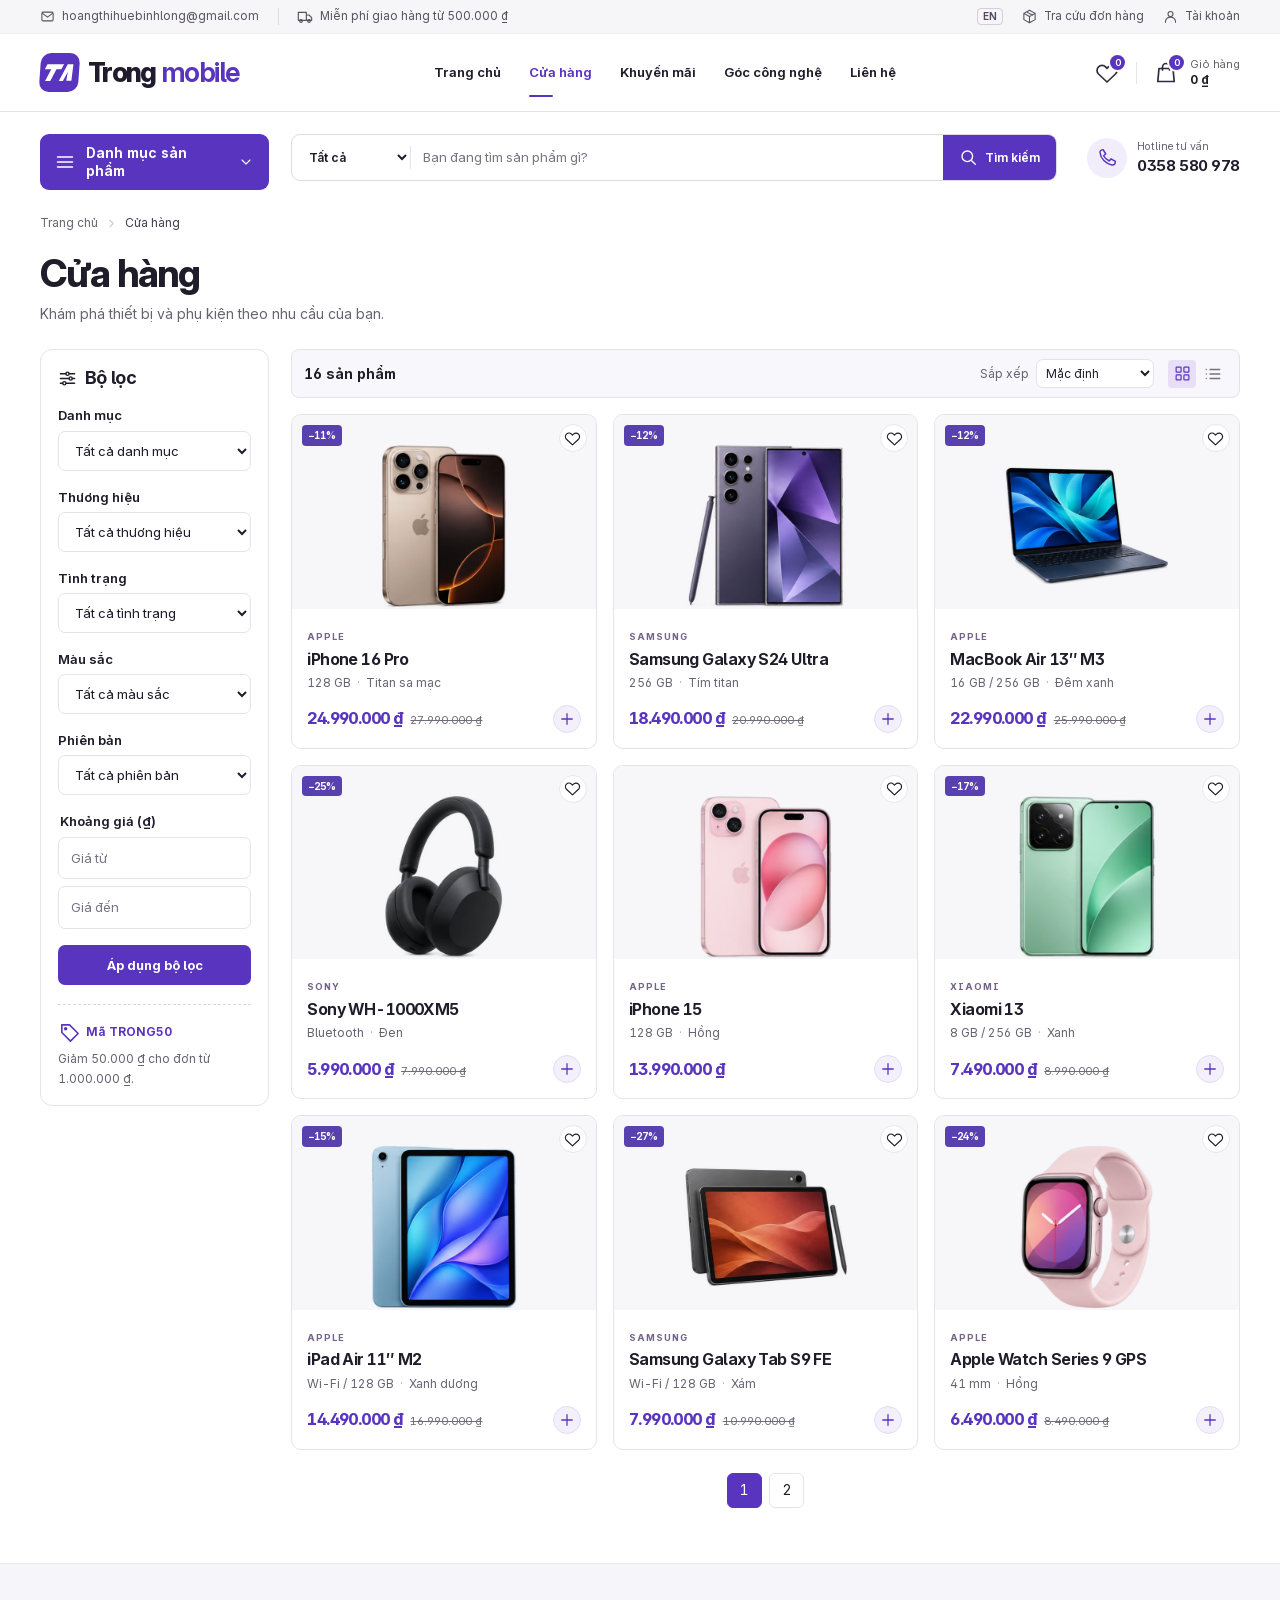
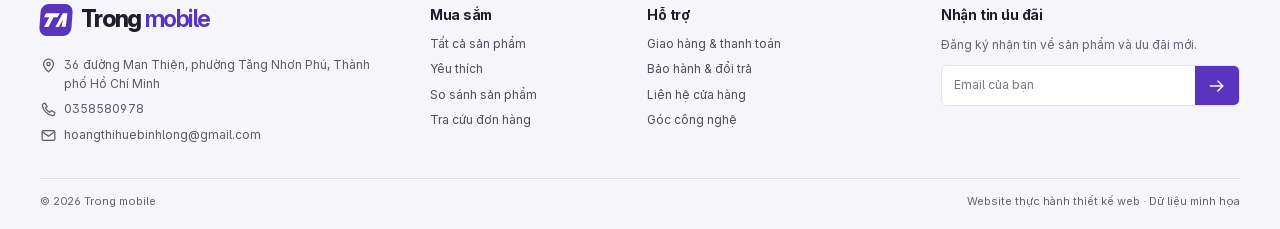
<file: cua-hang.html>
<!doctype html>
<html lang="vi">
  <head>
    <meta charset="utf-8">
    <meta name="viewport" content="width=device-width, initial-scale=1">
    <meta name="theme-color" content="#5432b9">
    <meta name="description" content="Cửa hàng tại Trong mobile. Điện thoại, laptop, máy tính bảng và phụ kiện công nghệ tại 36 đường Man Thiện, Thành phố Hồ Chí Minh.">
    <title>Cửa hàng | Trong mobile</title>
    <link rel="icon" href="Images/trong-mobile.svg" type="image/svg+xml">
    <link rel="stylesheet" href="Styles/giao-dien.css">
    <script src="Scripts/du-lieu.js" defer></script>
    <script src="Scripts/chung.js" defer></script>
    <script src="Scripts/noi-dung.js" defer></script>
    <script src="Scripts/cua-hang.js" defer></script>
    <script src="Scripts/dat-hang.js" defer></script>
    <script src="Scripts/khoi-tao.js" defer></script>
    <script src="Scripts/ngon-ngu.js" defer></script>
  </head>
  <body data-page="shop">
    <a class="skip" href="#main">Đến nội dung chính</a>
    <div id="top">
      <div class="utility">
        <div class="wrap utility-in">
          <a class="top-mail" href="mailto:hoangthihuebinhlong@gmail.com"><svg class="ico" width="15" height="15" viewbox="0 0 24 24" fill="none" stroke="currentColor" stroke-width="1.7" stroke-linecap="round" stroke-linejoin="round" aria-hidden="true"><rect x="3" y="5" width="18" height="14" rx="2"></rect><path d="m4 7 8 6 8-6"></path></svg>hoangthihuebinhlong@gmail.com</a>
          <span class="ship-note"><svg class="ico" width="16" height="16" viewbox="0 0 24 24" fill="none" stroke="currentColor" stroke-width="1.7" stroke-linecap="round" stroke-linejoin="round" aria-hidden="true"><path d="M2 5h12v12H2zm12 4h4l4 4v4h-8"></path><circle cx="6" cy="18" r="2"></circle><circle cx="18" cy="18" r="2"></circle></svg><span class="shipping-long">Miễn phí giao hàng từ 500.000 ₫</span><span class="shipping-short">Miễn phí giao từ 500k</span></span>
          <span class="spacer"></span>
          <button type="button" class="lang-toggle" data-act="lang" aria-label="Switch to English">EN</button>
          <a href="don-hang.html"><svg class="ico" width="15" height="15" viewbox="0 0 24 24" fill="none" stroke="currentColor" stroke-width="1.7" stroke-linecap="round" stroke-linejoin="round" aria-hidden="true"><path d="m3 7 9-5 9 5v10l-9 5-9-5Zm0 0 9 5 9-5M12 12v10m-4-17 9 5"></path></svg>Tra cứu đơn hàng</a>
          <a aria-label="Tài khoản" href="tai-khoan.html"><svg class="ico" width="15" height="15" viewbox="0 0 24 24" fill="none" stroke="currentColor" stroke-width="1.7" stroke-linecap="round" stroke-linejoin="round" aria-hidden="true"><circle cx="12" cy="8" r="4"></circle><path d="M4 21v-1a8 7 0 0 1 16 0v1"></path></svg><span>Tài khoản</span></a>
        </div>
      </div>
      <header class="site-header">
        <div class="wrap header-row">
          <a class="brand" aria-label="Trong mobile – Trang chủ" href="index.html"><span class="brand-mark"><svg viewbox="0 0 42 42" aria-hidden="true"><path fill="currentColor" d="M7.4 12h18l-2.7 5.5h-5.2l-5.8 12.7H6.1l5.8-12.7H5Zm13.5 18.2L29.3 12h6.1l-1 17.9h-5.5l1.1-9.6-4.7 9.9Z"></path></svg></span><span>Trong <b>mobile</b></span></a>
          <nav class="main-nav" aria-label="Điều hướng chính" id="main-nav">
            <a href="index.html">Trang chủ</a>
            <a aria-current="page" href="cua-hang.html">Cửa hàng</a>
            <a href="cua-hang.html?sale=1">Khuyến mãi</a>
            <a href="goc-cong-nghe.html">Góc công nghệ</a>
            <a href="lien-he.html">Liên hệ</a>
          </nav>
          <div class="head-actions">
            <a class="head-icon" aria-label="Danh sách yêu thích" href="yeu-thich.html"><svg class="ico" width="24" height="24" viewbox="0 0 24 24" fill="none" stroke="currentColor" stroke-width="1.7" stroke-linecap="round" stroke-linejoin="round" aria-hidden="true"><path d="M20.5 5.9a5 5 0 0 0-7.1 0L12 7.3l-1.4-1.4a5 5 0 0 0-7.1 7.1L12 21l8.5-8a5 5 0 0 0 0-7.1Z"></path></svg><b id="wish-count"></b></a>
            <span class="head-line"></span>
            <a class="head-cart" aria-label="Mở giỏ hàng" href="gio-hang.html"><span class="head-icon"><svg class="ico" width="24" height="24" viewbox="0 0 24 24" fill="none" stroke="currentColor" stroke-width="1.7" stroke-linecap="round" stroke-linejoin="round" aria-hidden="true"><path d="M5 7.5h14l1.2 13H3.8l1.2-13Z"></path><path d="M8.5 9V6a3.5 3.5 0 0 1 7 0v3"></path></svg><b id="cart-count"></b></span><span class="cart-words">Giỏ hàng<strong id="cart-money">0 ₫</strong></span></a>
            <button class="icon-btn hamburger" data-act="nav" aria-label="Mở trình đơn" aria-controls="main-nav" aria-expanded="false"><svg class="ico" width="20" height="20" viewbox="0 0 24 24" fill="none" stroke="currentColor" stroke-width="1.7" stroke-linecap="round" stroke-linejoin="round" aria-hidden="true"><path d="M3 6h18M3 12h18M3 18h18"></path></svg></button>
          </div>
        </div>
      </header>
    </div>
    <main id="main" tabindex="-1">
      <div class="wrap inner-tools">
        <aside class="category-panel ">
          <button class="department" type="button" aria-expanded="false" aria-controls="category-links" data-act="depart"><svg class="ico" width="20" height="20" viewbox="0 0 24 24" fill="none" stroke="currentColor" stroke-width="1.7" stroke-linecap="round" stroke-linejoin="round" aria-hidden="true"><path d="M3 6h18M3 12h18M3 18h18"></path></svg><span>Danh mục sản phẩm</span><svg class="ico" width="16" height="16" viewbox="0 0 24 24" fill="none" stroke="currentColor" stroke-width="1.7" stroke-linecap="round" stroke-linejoin="round" aria-hidden="true"><path d="m6 9 6 6 6-6"></path></svg></button>
          <div class="cat-links" id="category-links">
            <a href="cua-hang.html"><svg class="ico" width="20" height="20" viewbox="0 0 24 24" fill="none" stroke="currentColor" stroke-width="1.7" stroke-linecap="round" stroke-linejoin="round" aria-hidden="true"><rect x="3" y="3" width="7" height="7" rx="1"></rect><rect x="14" y="3" width="7" height="7" rx="1"></rect><rect x="3" y="14" width="7" height="7" rx="1"></rect><rect x="14" y="14" width="7" height="7" rx="1"></rect></svg><span>Tất cả sản phẩm</span><svg class="ico" width="14" height="14" viewbox="0 0 24 24" fill="none" stroke="currentColor" stroke-width="1.7" stroke-linecap="round" stroke-linejoin="round" aria-hidden="true"><path d="m9 6 6 6-6 6"></path></svg></a>
            <a href="cua-hang.html?cat=dien-thoai"><svg class="ico" width="20" height="20" viewbox="0 0 24 24" fill="none" stroke="currentColor" stroke-width="1.7" stroke-linecap="round" stroke-linejoin="round" aria-hidden="true"><rect x="6.3" y="2.5" width="11.4" height="19" rx="2.5"></rect><path d="M10 5h4m-3 13.5h2"></path></svg><span>Điện thoại</span><svg class="ico" width="14" height="14" viewbox="0 0 24 24" fill="none" stroke="currentColor" stroke-width="1.7" stroke-linecap="round" stroke-linejoin="round" aria-hidden="true"><path d="m9 6 6 6-6 6"></path></svg></a>
            <a href="cua-hang.html?cat=laptop"><svg class="ico" width="20" height="20" viewbox="0 0 24 24" fill="none" stroke="currentColor" stroke-width="1.7" stroke-linecap="round" stroke-linejoin="round" aria-hidden="true"><rect x="4" y="4" width="16" height="12" rx="1.4"></rect><path d="m4 16-2 3h20l-2-3Z"></path></svg><span>Laptop</span><svg class="ico" width="14" height="14" viewbox="0 0 24 24" fill="none" stroke="currentColor" stroke-width="1.7" stroke-linecap="round" stroke-linejoin="round" aria-hidden="true"><path d="m9 6 6 6-6 6"></path></svg></a>
            <a href="cua-hang.html?cat=may-tinh-bang"><svg class="ico" width="20" height="20" viewbox="0 0 24 24" fill="none" stroke="currentColor" stroke-width="1.7" stroke-linecap="round" stroke-linejoin="round" aria-hidden="true"><rect x="4.5" y="2.7" width="15" height="18.6" rx="2.4"></rect><path d="M11 18.5h2"></path></svg><span>Máy tính bảng</span><svg class="ico" width="14" height="14" viewbox="0 0 24 24" fill="none" stroke="currentColor" stroke-width="1.7" stroke-linecap="round" stroke-linejoin="round" aria-hidden="true"><path d="m9 6 6 6-6 6"></path></svg></a>
            <a href="cua-hang.html?cat=dong-ho"><svg class="ico" width="20" height="20" viewbox="0 0 24 24" fill="none" stroke="currentColor" stroke-width="1.7" stroke-linecap="round" stroke-linejoin="round" aria-hidden="true"><rect x="5.8" y="6" width="12.4" height="12" rx="3.5"></rect><path d="m8 6 1-4h6l1 4m-8 12 1 4h6l1-4m-4-9v3l2 1"></path></svg><span>Đồng hồ thông minh</span><svg class="ico" width="14" height="14" viewbox="0 0 24 24" fill="none" stroke="currentColor" stroke-width="1.7" stroke-linecap="round" stroke-linejoin="round" aria-hidden="true"><path d="m9 6 6 6-6 6"></path></svg></a>
            <a href="cua-hang.html?cat=tai-nghe"><svg class="ico" width="20" height="20" viewbox="0 0 24 24" fill="none" stroke="currentColor" stroke-width="1.7" stroke-linecap="round" stroke-linejoin="round" aria-hidden="true"><path d="M3 14v-2a9 9 0 0 1 18 0v2"></path><rect x="3" y="12" width="4.4" height="8" rx="2"></rect><rect x="16.6" y="12" width="4.4" height="8" rx="2"></rect></svg><span>Tai nghe</span><svg class="ico" width="14" height="14" viewbox="0 0 24 24" fill="none" stroke="currentColor" stroke-width="1.7" stroke-linecap="round" stroke-linejoin="round" aria-hidden="true"><path d="m9 6 6 6-6 6"></path></svg></a>
            <a href="cua-hang.html?cat=phu-kien"><svg class="ico" width="20" height="20" viewbox="0 0 24 24" fill="none" stroke="currentColor" stroke-width="1.7" stroke-linecap="round" stroke-linejoin="round" aria-hidden="true"><path d="M8 2v5m8-5v5M6 7h12v3a6 6 0 0 1-12 0Zm6 9v3a2 2 0 0 0 2 2h2"></path></svg><span>Phụ kiện</span><svg class="ico" width="14" height="14" viewbox="0 0 24 24" fill="none" stroke="currentColor" stroke-width="1.7" stroke-linecap="round" stroke-linejoin="round" aria-hidden="true"><path d="m9 6 6 6-6 6"></path></svg></a>
            <a class="deal-link" href="cua-hang.html?sale=1"><svg class="ico" width="20" height="20" viewbox="0 0 24 24" fill="none" stroke="currentColor" stroke-width="1.7" stroke-linecap="round" stroke-linejoin="round" aria-hidden="true"><path d="M4 4h8l9 9-8 8-9-9Z"></path><circle cx="8" cy="8" r="1"></circle></svg><span>Sản phẩm giảm giá</span><svg class="ico" width="14" height="14" viewbox="0 0 24 24" fill="none" stroke="currentColor" stroke-width="1.7" stroke-linecap="round" stroke-linejoin="round" aria-hidden="true"><path d="m9 6 6 6-6 6"></path></svg></a>
          </div>
        </aside>
        <div class="search-row">
          <form class="site-search" id="site-search" role="search" autocomplete="off">
            <select aria-label="Danh mục tìm kiếm" name="cat"><option value="">Tất cả</option><option value="dien-thoai">Điện thoại</option><option value="laptop">Laptop</option><option value="may-tinh-bang">Máy tính bảng</option><option value="dong-ho">Đồng hồ thông minh</option><option value="tai-nghe">Tai nghe</option><option value="phu-kien">Phụ kiện</option></select>
            <input type="search" name="q" aria-label="Từ khóa tìm sản phẩm" placeholder="Bạn đang tìm sản phẩm gì?" value="" maxlength="100">
            <button class="search-submit" type="submit"><svg class="ico" width="19" height="19" viewbox="0 0 24 24" fill="none" stroke="currentColor" stroke-width="1.7" stroke-linecap="round" stroke-linejoin="round" aria-hidden="true"><circle cx="10.5" cy="10.5" r="6.7"></circle><path d="m16 16 4.6 4.6"></path></svg><span>Tìm kiếm</span></button>
            <div class="suggestions" id="suggestions" hidden></div>
          </form>
          <a class="hotline" href="tel:0358580978"><span><svg class="ico" width="21" height="21" viewbox="0 0 24 24" fill="none" stroke="currentColor" stroke-width="1.7" stroke-linecap="round" stroke-linejoin="round" aria-hidden="true"><path d="m7 3 3 5-2.5 2A14 14 0 0 0 14 16l2-2.5 5 3c0 3-1.5 4.5-4 4C10 19 4 13 3.5 6.5 3 4.5 5 3 7 3Z"></path></svg></span><div><small>Hotline tư vấn</small><strong>0358 580 978</strong></div></a>
        </div>
      </div>
      <div class="wrap inner-page">
        <nav aria-label="Đường dẫn" class="crumbs">
          <a href="index.html">Trang chủ</a>
          <svg class="ico" width="13" height="13" viewbox="0 0 24 24" fill="none" stroke="currentColor" stroke-width="1.7" stroke-linecap="round" stroke-linejoin="round" aria-hidden="true"><path d="m9 6 6 6-6 6"></path></svg>
          <span aria-current="page">Cửa hàng</span>
        </nav>
        <div class="page-title">
          <h1>Cửa hàng</h1>
          <p>Khám phá thiết bị và phụ kiện theo nhu cầu của bạn.</p>
        </div>
        <div class="shop-layout">
          <aside class="filters">
            <div class="filter-heading">
              <svg class="ico" width="19" height="19" viewbox="0 0 24 24" fill="none" stroke="currentColor" stroke-width="1.7" stroke-linecap="round" stroke-linejoin="round" aria-hidden="true"><path d="M3 6h7m4 0h7M3 12h11m4 0h3M3 18h3m4 0h11"></path><circle cx="12" cy="6" r="2"></circle><circle cx="16" cy="12" r="2"></circle><circle cx="8" cy="18" r="2"></circle></svg>
              <h2>Bộ lọc</h2>
            </div>
            <form id="filters">
              <label>Danh mục<select name="cat"><option value="" selected>Tất cả danh mục</option><option value="dien-thoai">Điện thoại</option><option value="laptop">Laptop</option><option value="may-tinh-bang">Máy tính bảng</option><option value="dong-ho">Đồng hồ thông minh</option><option value="tai-nghe">Tai nghe</option><option value="phu-kien">Phụ kiện</option></select></label>
              <label>Thương hiệu<select name="brand"><option value="" selected>Tất cả thương hiệu</option><option value="Apple">Apple</option><option value="Dell">Dell</option><option value="Logitech">Logitech</option><option value="Samsung">Samsung</option><option value="Sony">Sony</option><option value="Trong mobile">Trong mobile</option><option value="Xiaomi">Xiaomi</option></select></label>
              <label>Tình trạng<select name="condition"><option value="" selected>Tất cả tình trạng</option><option value="Mới">Mới</option><option value="Đã qua sử dụng">Đã qua sử dụng</option></select></label>
              <label>Màu sắc<select name="color"><option value="" selected>Tất cả màu sắc</option><option value="Bạc">Bạc</option><option value="Hồng">Hồng</option><option value="Titan sa mạc">Titan sa mạc</option><option value="Trắng">Trắng</option><option value="Tím Bora">Tím Bora</option><option value="Tím titan">Tím titan</option><option value="Xanh">Xanh</option><option value="Xanh dương">Xanh dương</option><option value="Xám">Xám</option><option value="Đen">Đen</option><option value="Đen graphite">Đen graphite</option><option value="Đêm xanh">Đêm xanh</option></select></label>
              <label>Phiên bản<select name="version"><option value="" selected>Tất cả phiên bản</option><option value="128 GB">128 GB</option><option value="256 GB">256 GB</option><option value="512 GB">512 GB</option><option value="16 GB / 256 GB">16 GB / 256 GB</option><option value="16 GB / 512 GB">16 GB / 512 GB</option><option value="Bluetooth">Bluetooth</option><option value="8 GB / 256 GB">8 GB / 256 GB</option><option value="12 GB / 256 GB">12 GB / 256 GB</option><option value="Wi-Fi / 128 GB">Wi-Fi / 128 GB</option><option value="Wi-Fi / 256 GB">Wi-Fi / 256 GB</option><option value="41 mm">41 mm</option><option value="45 mm">45 mm</option><option value="Bluetooth / 40 mm">Bluetooth / 40 mm</option><option value="Bluetooth / 44 mm">Bluetooth / 44 mm</option><option value="Hộp sạc USB-C">Hộp sạc USB-C</option><option value="20 W">20 W</option><option value="1 m">1 m</option><option value="2 m">2 m</option><option value="LIGHTSPEED">LIGHTSPEED</option></select></label>
              <fieldset>
                <legend>Khoảng giá (₫)</legend>
                <label class="sr" for="min-price">Giá từ</label>
                <input id="min-price" name="min" type="number" step="1" min="0" placeholder="Giá từ" value="">
                <label class="sr" for="max-price">Giá đến</label>
                <input id="max-price" name="max" type="number" step="1" min="0" placeholder="Giá đến" value="">
              </fieldset>
              <button type="submit" class="btn primary full">Áp dụng bộ lọc</button>
            </form>
            <div class="coupon-tease">
              <svg class="ico" width="23" height="23" viewbox="0 0 24 24" fill="none" stroke="currentColor" stroke-width="1.7" stroke-linecap="round" stroke-linejoin="round" aria-hidden="true"><path d="M4 4h8l9 9-8 8-9-9Z"></path><circle cx="8" cy="8" r="1"></circle></svg>
              <strong>Mã TRONG50</strong>
              <p>Giảm 50.000 ₫ cho đơn từ 1.000.000 ₫.</p>
            </div>
          </aside>
          <section class="shop-results">
            <div class="sort-row">
              <strong>16 sản phẩm</strong>
              <label>Sắp xếp <select id="sort"><option value="featured" selected>Mặc định</option><option value="new">Mới nhất</option><option value="sold">Bán chạy</option><option value="asc">Giá tăng dần</option><option value="desc">Giá giảm dần</option><option value="discount">Giảm giá nhiều</option></select></label>
              <div class="view-toggle">
                <a aria-label="Dạng lưới" aria-current="true" href="cua-hang.html"><svg class="ico" width="17" height="17" viewbox="0 0 24 24" fill="none" stroke="currentColor" stroke-width="1.7" stroke-linecap="round" stroke-linejoin="round" aria-hidden="true"><rect x="3" y="3" width="7" height="7" rx="1"></rect><rect x="14" y="3" width="7" height="7" rx="1"></rect><rect x="3" y="14" width="7" height="7" rx="1"></rect><rect x="14" y="14" width="7" height="7" rx="1"></rect></svg></a>
                <a aria-label="Dạng danh sách" aria-current="false" href="cua-hang.html?view=list"><svg class="ico" width="18" height="18" viewbox="0 0 24 24" fill="none" stroke="currentColor" stroke-width="1.7" stroke-linecap="round" stroke-linejoin="round" aria-hidden="true"><path d="M8 6h13M8 12h13M8 18h13M3 6h.1M3 12h.1M3 18h.1"></path></svg></a>
              </div>
            </div>
            <div class="shop-cards ">
              <div class="product-grid">
                <article class="product-card">
                  <div class="card-photo">
                    <a href="san-pham.html?id=iphone-16-pro" tabindex="-1" aria-label="Xem iPhone 16 Pro"><img class="" src="Images/iphone-16-pro.webp" alt="iPhone 16 Pro" loading="lazy" decoding="async"></a>
                    <span class="discount">−11%</span>
                    <div class="card-shortcuts">
                      <button type="button" class="icon-btn " aria-label="Yêu thích iPhone 16 Pro" aria-pressed="false" title="Yêu thích" data-act="favorites" data-id="iphone-16-pro"><svg class="ico" width="17" height="17" viewbox="0 0 24 24" fill="none" stroke="currentColor" stroke-width="1.7" stroke-linecap="round" stroke-linejoin="round" aria-hidden="true"><path d="M20.5 5.9a5 5 0 0 0-7.1 0L12 7.3l-1.4-1.4a5 5 0 0 0-7.1 7.1L12 21l8.5-8a5 5 0 0 0 0-7.1Z"></path></svg></button>
                      <button type="button" class="icon-btn " aria-label="So sánh iPhone 16 Pro" aria-pressed="false" title="So sánh" data-act="compare" data-id="iphone-16-pro"><svg class="ico" width="17" height="17" viewbox="0 0 24 24" fill="none" stroke="currentColor" stroke-width="1.7" stroke-linecap="round" stroke-linejoin="round" aria-hidden="true"><path d="M4 7h15m-4-4 4 4-4 4M20 17H5m4 4-4-4 4-4"></path></svg></button>
                    </div>
                  </div>
                  <div class="card-copy">
                    <span class="product-brand">Apple</span>
                    <h3><a href="san-pham.html?id=iphone-16-pro">iPhone 16 Pro</a></h3>
                    <p>128 GB <span>·</span> Titan sa mạc</p>
                    <div class="card-bottom">
                      <div class="price-block">
                        <strong class="price">24.990.000 ₫</strong>
                        <s>27.990.000 ₫</s>
                      </div>
                      <button type="button" class="add-circle" aria-label="Thêm iPhone 16 Pro vào giỏ" title="Thêm vào giỏ" data-act="quick-add" data-id="iphone-16-pro" data-v="0"><svg class="ico" width="18" height="18" viewbox="0 0 24 24" fill="none" stroke="currentColor" stroke-width="1.7" stroke-linecap="round" stroke-linejoin="round" aria-hidden="true"><path d="M12 5v14M5 12h14"></path></svg></button>
                    </div>
                  </div>
                </article>
                <article class="product-card">
                  <div class="card-photo">
                    <a href="san-pham.html?id=galaxy-s24-ultra" tabindex="-1" aria-label="Xem Samsung Galaxy S24 Ultra"><img class="" src="Images/galaxy-s24-ultra.webp" alt="Samsung Galaxy S24 Ultra" loading="lazy" decoding="async"></a>
                    <span class="discount">−12%</span>
                    <div class="card-shortcuts">
                      <button type="button" class="icon-btn " aria-label="Yêu thích Samsung Galaxy S24 Ultra" aria-pressed="false" title="Yêu thích" data-act="favorites" data-id="galaxy-s24-ultra"><svg class="ico" width="17" height="17" viewbox="0 0 24 24" fill="none" stroke="currentColor" stroke-width="1.7" stroke-linecap="round" stroke-linejoin="round" aria-hidden="true"><path d="M20.5 5.9a5 5 0 0 0-7.1 0L12 7.3l-1.4-1.4a5 5 0 0 0-7.1 7.1L12 21l8.5-8a5 5 0 0 0 0-7.1Z"></path></svg></button>
                      <button type="button" class="icon-btn " aria-label="So sánh Samsung Galaxy S24 Ultra" aria-pressed="false" title="So sánh" data-act="compare" data-id="galaxy-s24-ultra"><svg class="ico" width="17" height="17" viewbox="0 0 24 24" fill="none" stroke="currentColor" stroke-width="1.7" stroke-linecap="round" stroke-linejoin="round" aria-hidden="true"><path d="M4 7h15m-4-4 4 4-4 4M20 17H5m4 4-4-4 4-4"></path></svg></button>
                    </div>
                  </div>
                  <div class="card-copy">
                    <span class="product-brand">Samsung</span>
                    <h3><a href="san-pham.html?id=galaxy-s24-ultra">Samsung Galaxy S24 Ultra</a></h3>
                    <p>256 GB <span>·</span> Tím titan</p>
                    <div class="card-bottom">
                      <div class="price-block">
                        <strong class="price">18.490.000 ₫</strong>
                        <s>20.990.000 ₫</s>
                      </div>
                      <button type="button" class="add-circle" aria-label="Thêm Samsung Galaxy S24 Ultra vào giỏ" title="Thêm vào giỏ" data-act="quick-add" data-id="galaxy-s24-ultra" data-v="0"><svg class="ico" width="18" height="18" viewbox="0 0 24 24" fill="none" stroke="currentColor" stroke-width="1.7" stroke-linecap="round" stroke-linejoin="round" aria-hidden="true"><path d="M12 5v14M5 12h14"></path></svg></button>
                    </div>
                  </div>
                </article>
                <article class="product-card">
                  <div class="card-photo">
                    <a href="san-pham.html?id=macbook-air" tabindex="-1" aria-label="Xem MacBook Air 13″ M3"><img class="" src="Images/macbook-air.webp" alt="MacBook Air 13″ M3" loading="lazy" decoding="async"></a>
                    <span class="discount">−12%</span>
                    <div class="card-shortcuts">
                      <button type="button" class="icon-btn " aria-label="Yêu thích MacBook Air 13″ M3" aria-pressed="false" title="Yêu thích" data-act="favorites" data-id="macbook-air"><svg class="ico" width="17" height="17" viewbox="0 0 24 24" fill="none" stroke="currentColor" stroke-width="1.7" stroke-linecap="round" stroke-linejoin="round" aria-hidden="true"><path d="M20.5 5.9a5 5 0 0 0-7.1 0L12 7.3l-1.4-1.4a5 5 0 0 0-7.1 7.1L12 21l8.5-8a5 5 0 0 0 0-7.1Z"></path></svg></button>
                      <button type="button" class="icon-btn " aria-label="So sánh MacBook Air 13″ M3" aria-pressed="false" title="So sánh" data-act="compare" data-id="macbook-air"><svg class="ico" width="17" height="17" viewbox="0 0 24 24" fill="none" stroke="currentColor" stroke-width="1.7" stroke-linecap="round" stroke-linejoin="round" aria-hidden="true"><path d="M4 7h15m-4-4 4 4-4 4M20 17H5m4 4-4-4 4-4"></path></svg></button>
                    </div>
                  </div>
                  <div class="card-copy">
                    <span class="product-brand">Apple</span>
                    <h3><a href="san-pham.html?id=macbook-air">MacBook Air 13″ M3</a></h3>
                    <p>16 GB / 256 GB <span>·</span> Đêm xanh</p>
                    <div class="card-bottom">
                      <div class="price-block">
                        <strong class="price">22.990.000 ₫</strong>
                        <s>25.990.000 ₫</s>
                      </div>
                      <button type="button" class="add-circle" aria-label="Thêm MacBook Air 13″ M3 vào giỏ" title="Thêm vào giỏ" data-act="quick-add" data-id="macbook-air" data-v="0"><svg class="ico" width="18" height="18" viewbox="0 0 24 24" fill="none" stroke="currentColor" stroke-width="1.7" stroke-linecap="round" stroke-linejoin="round" aria-hidden="true"><path d="M12 5v14M5 12h14"></path></svg></button>
                    </div>
                  </div>
                </article>
                <article class="product-card">
                  <div class="card-photo">
                    <a href="san-pham.html?id=sony-headphones" tabindex="-1" aria-label="Xem Sony WH-1000XM5"><img class="" src="Images/sony-headphones.webp" alt="Sony WH-1000XM5" loading="lazy" decoding="async"></a>
                    <span class="discount">−25%</span>
                    <div class="card-shortcuts">
                      <button type="button" class="icon-btn " aria-label="Yêu thích Sony WH-1000XM5" aria-pressed="false" title="Yêu thích" data-act="favorites" data-id="sony-headphones"><svg class="ico" width="17" height="17" viewbox="0 0 24 24" fill="none" stroke="currentColor" stroke-width="1.7" stroke-linecap="round" stroke-linejoin="round" aria-hidden="true"><path d="M20.5 5.9a5 5 0 0 0-7.1 0L12 7.3l-1.4-1.4a5 5 0 0 0-7.1 7.1L12 21l8.5-8a5 5 0 0 0 0-7.1Z"></path></svg></button>
                      <button type="button" class="icon-btn " aria-label="So sánh Sony WH-1000XM5" aria-pressed="false" title="So sánh" data-act="compare" data-id="sony-headphones"><svg class="ico" width="17" height="17" viewbox="0 0 24 24" fill="none" stroke="currentColor" stroke-width="1.7" stroke-linecap="round" stroke-linejoin="round" aria-hidden="true"><path d="M4 7h15m-4-4 4 4-4 4M20 17H5m4 4-4-4 4-4"></path></svg></button>
                    </div>
                  </div>
                  <div class="card-copy">
                    <span class="product-brand">Sony</span>
                    <h3><a href="san-pham.html?id=sony-headphones">Sony WH-1000XM5</a></h3>
                    <p>Bluetooth <span>·</span> Đen</p>
                    <div class="card-bottom">
                      <div class="price-block">
                        <strong class="price">5.990.000 ₫</strong>
                        <s>7.990.000 ₫</s>
                      </div>
                      <button type="button" class="add-circle" aria-label="Thêm Sony WH-1000XM5 vào giỏ" title="Thêm vào giỏ" data-act="quick-add" data-id="sony-headphones" data-v="0"><svg class="ico" width="18" height="18" viewbox="0 0 24 24" fill="none" stroke="currentColor" stroke-width="1.7" stroke-linecap="round" stroke-linejoin="round" aria-hidden="true"><path d="M12 5v14M5 12h14"></path></svg></button>
                    </div>
                  </div>
                </article>
                <article class="product-card">
                  <div class="card-photo">
                    <a href="san-pham.html?id=iphone-15" tabindex="-1" aria-label="Xem iPhone 15"><img class="" src="Images/iphone-15.webp" alt="iPhone 15" loading="lazy" decoding="async"></a>
                    <div class="card-shortcuts">
                      <button type="button" class="icon-btn " aria-label="Yêu thích iPhone 15" aria-pressed="false" title="Yêu thích" data-act="favorites" data-id="iphone-15"><svg class="ico" width="17" height="17" viewbox="0 0 24 24" fill="none" stroke="currentColor" stroke-width="1.7" stroke-linecap="round" stroke-linejoin="round" aria-hidden="true"><path d="M20.5 5.9a5 5 0 0 0-7.1 0L12 7.3l-1.4-1.4a5 5 0 0 0-7.1 7.1L12 21l8.5-8a5 5 0 0 0 0-7.1Z"></path></svg></button>
                      <button type="button" class="icon-btn " aria-label="So sánh iPhone 15" aria-pressed="false" title="So sánh" data-act="compare" data-id="iphone-15"><svg class="ico" width="17" height="17" viewbox="0 0 24 24" fill="none" stroke="currentColor" stroke-width="1.7" stroke-linecap="round" stroke-linejoin="round" aria-hidden="true"><path d="M4 7h15m-4-4 4 4-4 4M20 17H5m4 4-4-4 4-4"></path></svg></button>
                    </div>
                  </div>
                  <div class="card-copy">
                    <span class="product-brand">Apple</span>
                    <h3><a href="san-pham.html?id=iphone-15">iPhone 15</a></h3>
                    <p>128 GB <span>·</span> Hồng</p>
                    <div class="card-bottom">
                      <div class="price-block">
                        <strong class="price">13.990.000 ₫</strong>
                      </div>
                      <button type="button" class="add-circle" aria-label="Thêm iPhone 15 vào giỏ" title="Thêm vào giỏ" data-act="quick-add" data-id="iphone-15" data-v="0"><svg class="ico" width="18" height="18" viewbox="0 0 24 24" fill="none" stroke="currentColor" stroke-width="1.7" stroke-linecap="round" stroke-linejoin="round" aria-hidden="true"><path d="M12 5v14M5 12h14"></path></svg></button>
                    </div>
                  </div>
                </article>
                <article class="product-card">
                  <div class="card-photo">
                    <a href="san-pham.html?id=xiaomi-phone" tabindex="-1" aria-label="Xem Xiaomi 13"><img class="" src="Images/xiaomi-phone.webp" alt="Xiaomi 13" loading="lazy" decoding="async"></a>
                    <span class="discount">−17%</span>
                    <div class="card-shortcuts">
                      <button type="button" class="icon-btn " aria-label="Yêu thích Xiaomi 13" aria-pressed="false" title="Yêu thích" data-act="favorites" data-id="xiaomi-phone"><svg class="ico" width="17" height="17" viewbox="0 0 24 24" fill="none" stroke="currentColor" stroke-width="1.7" stroke-linecap="round" stroke-linejoin="round" aria-hidden="true"><path d="M20.5 5.9a5 5 0 0 0-7.1 0L12 7.3l-1.4-1.4a5 5 0 0 0-7.1 7.1L12 21l8.5-8a5 5 0 0 0 0-7.1Z"></path></svg></button>
                      <button type="button" class="icon-btn " aria-label="So sánh Xiaomi 13" aria-pressed="false" title="So sánh" data-act="compare" data-id="xiaomi-phone"><svg class="ico" width="17" height="17" viewbox="0 0 24 24" fill="none" stroke="currentColor" stroke-width="1.7" stroke-linecap="round" stroke-linejoin="round" aria-hidden="true"><path d="M4 7h15m-4-4 4 4-4 4M20 17H5m4 4-4-4 4-4"></path></svg></button>
                    </div>
                  </div>
                  <div class="card-copy">
                    <span class="product-brand">Xiaomi</span>
                    <h3><a href="san-pham.html?id=xiaomi-phone">Xiaomi 13</a></h3>
                    <p>8 GB / 256 GB <span>·</span> Xanh</p>
                    <div class="card-bottom">
                      <div class="price-block">
                        <strong class="price">7.490.000 ₫</strong>
                        <s>8.990.000 ₫</s>
                      </div>
                      <button type="button" class="add-circle" aria-label="Thêm Xiaomi 13 vào giỏ" title="Thêm vào giỏ" data-act="quick-add" data-id="xiaomi-phone" data-v="0"><svg class="ico" width="18" height="18" viewbox="0 0 24 24" fill="none" stroke="currentColor" stroke-width="1.7" stroke-linecap="round" stroke-linejoin="round" aria-hidden="true"><path d="M12 5v14M5 12h14"></path></svg></button>
                    </div>
                  </div>
                </article>
                <article class="product-card">
                  <div class="card-photo">
                    <a href="san-pham.html?id=ipad-air" tabindex="-1" aria-label="Xem iPad Air 11″ M2"><img class="" src="Images/ipad-air.webp" alt="iPad Air 11″ M2" loading="lazy" decoding="async"></a>
                    <span class="discount">−15%</span>
                    <div class="card-shortcuts">
                      <button type="button" class="icon-btn " aria-label="Yêu thích iPad Air 11″ M2" aria-pressed="false" title="Yêu thích" data-act="favorites" data-id="ipad-air"><svg class="ico" width="17" height="17" viewbox="0 0 24 24" fill="none" stroke="currentColor" stroke-width="1.7" stroke-linecap="round" stroke-linejoin="round" aria-hidden="true"><path d="M20.5 5.9a5 5 0 0 0-7.1 0L12 7.3l-1.4-1.4a5 5 0 0 0-7.1 7.1L12 21l8.5-8a5 5 0 0 0 0-7.1Z"></path></svg></button>
                      <button type="button" class="icon-btn " aria-label="So sánh iPad Air 11″ M2" aria-pressed="false" title="So sánh" data-act="compare" data-id="ipad-air"><svg class="ico" width="17" height="17" viewbox="0 0 24 24" fill="none" stroke="currentColor" stroke-width="1.7" stroke-linecap="round" stroke-linejoin="round" aria-hidden="true"><path d="M4 7h15m-4-4 4 4-4 4M20 17H5m4 4-4-4 4-4"></path></svg></button>
                    </div>
                  </div>
                  <div class="card-copy">
                    <span class="product-brand">Apple</span>
                    <h3><a href="san-pham.html?id=ipad-air">iPad Air 11″ M2</a></h3>
                    <p>Wi-Fi / 128 GB <span>·</span> Xanh dương</p>
                    <div class="card-bottom">
                      <div class="price-block">
                        <strong class="price">14.490.000 ₫</strong>
                        <s>16.990.000 ₫</s>
                      </div>
                      <button type="button" class="add-circle" aria-label="Thêm iPad Air 11″ M2 vào giỏ" title="Thêm vào giỏ" data-act="quick-add" data-id="ipad-air" data-v="0"><svg class="ico" width="18" height="18" viewbox="0 0 24 24" fill="none" stroke="currentColor" stroke-width="1.7" stroke-linecap="round" stroke-linejoin="round" aria-hidden="true"><path d="M12 5v14M5 12h14"></path></svg></button>
                    </div>
                  </div>
                </article>
                <article class="product-card">
                  <div class="card-photo">
                    <a href="san-pham.html?id=galaxy-tab" tabindex="-1" aria-label="Xem Samsung Galaxy Tab S9 FE"><img class="" src="Images/galaxy-tab.webp" alt="Samsung Galaxy Tab S9 FE" loading="lazy" decoding="async"></a>
                    <span class="discount">−27%</span>
                    <div class="card-shortcuts">
                      <button type="button" class="icon-btn " aria-label="Yêu thích Samsung Galaxy Tab S9 FE" aria-pressed="false" title="Yêu thích" data-act="favorites" data-id="galaxy-tab"><svg class="ico" width="17" height="17" viewbox="0 0 24 24" fill="none" stroke="currentColor" stroke-width="1.7" stroke-linecap="round" stroke-linejoin="round" aria-hidden="true"><path d="M20.5 5.9a5 5 0 0 0-7.1 0L12 7.3l-1.4-1.4a5 5 0 0 0-7.1 7.1L12 21l8.5-8a5 5 0 0 0 0-7.1Z"></path></svg></button>
                      <button type="button" class="icon-btn " aria-label="So sánh Samsung Galaxy Tab S9 FE" aria-pressed="false" title="So sánh" data-act="compare" data-id="galaxy-tab"><svg class="ico" width="17" height="17" viewbox="0 0 24 24" fill="none" stroke="currentColor" stroke-width="1.7" stroke-linecap="round" stroke-linejoin="round" aria-hidden="true"><path d="M4 7h15m-4-4 4 4-4 4M20 17H5m4 4-4-4 4-4"></path></svg></button>
                    </div>
                  </div>
                  <div class="card-copy">
                    <span class="product-brand">Samsung</span>
                    <h3><a href="san-pham.html?id=galaxy-tab">Samsung Galaxy Tab S9 FE</a></h3>
                    <p>Wi-Fi / 128 GB <span>·</span> Xám</p>
                    <div class="card-bottom">
                      <div class="price-block">
                        <strong class="price">7.990.000 ₫</strong>
                        <s>10.990.000 ₫</s>
                      </div>
                      <button type="button" class="add-circle" aria-label="Thêm Samsung Galaxy Tab S9 FE vào giỏ" title="Thêm vào giỏ" data-act="quick-add" data-id="galaxy-tab" data-v="0"><svg class="ico" width="18" height="18" viewbox="0 0 24 24" fill="none" stroke="currentColor" stroke-width="1.7" stroke-linecap="round" stroke-linejoin="round" aria-hidden="true"><path d="M12 5v14M5 12h14"></path></svg></button>
                    </div>
                  </div>
                </article>
                <article class="product-card">
                  <div class="card-photo">
                    <a href="san-pham.html?id=apple-watch" tabindex="-1" aria-label="Xem Apple Watch Series 9 GPS"><img class="" src="Images/apple-watch.webp" alt="Apple Watch Series 9 GPS" loading="lazy" decoding="async"></a>
                    <span class="discount">−24%</span>
                    <div class="card-shortcuts">
                      <button type="button" class="icon-btn " aria-label="Yêu thích Apple Watch Series 9 GPS" aria-pressed="false" title="Yêu thích" data-act="favorites" data-id="apple-watch"><svg class="ico" width="17" height="17" viewbox="0 0 24 24" fill="none" stroke="currentColor" stroke-width="1.7" stroke-linecap="round" stroke-linejoin="round" aria-hidden="true"><path d="M20.5 5.9a5 5 0 0 0-7.1 0L12 7.3l-1.4-1.4a5 5 0 0 0-7.1 7.1L12 21l8.5-8a5 5 0 0 0 0-7.1Z"></path></svg></button>
                      <button type="button" class="icon-btn " aria-label="So sánh Apple Watch Series 9 GPS" aria-pressed="false" title="So sánh" data-act="compare" data-id="apple-watch"><svg class="ico" width="17" height="17" viewbox="0 0 24 24" fill="none" stroke="currentColor" stroke-width="1.7" stroke-linecap="round" stroke-linejoin="round" aria-hidden="true"><path d="M4 7h15m-4-4 4 4-4 4M20 17H5m4 4-4-4 4-4"></path></svg></button>
                    </div>
                  </div>
                  <div class="card-copy">
                    <span class="product-brand">Apple</span>
                    <h3><a href="san-pham.html?id=apple-watch">Apple Watch Series 9 GPS</a></h3>
                    <p>41 mm <span>·</span> Hồng</p>
                    <div class="card-bottom">
                      <div class="price-block">
                        <strong class="price">6.490.000 ₫</strong>
                        <s>8.490.000 ₫</s>
                      </div>
                      <button type="button" class="add-circle" aria-label="Thêm Apple Watch Series 9 GPS vào giỏ" title="Thêm vào giỏ" data-act="quick-add" data-id="apple-watch" data-v="0"><svg class="ico" width="18" height="18" viewbox="0 0 24 24" fill="none" stroke="currentColor" stroke-width="1.7" stroke-linecap="round" stroke-linejoin="round" aria-hidden="true"><path d="M12 5v14M5 12h14"></path></svg></button>
                    </div>
                  </div>
                </article>
              </div>
            </div>
            <nav class="pagination" aria-label="Phân trang">
              <a aria-label="Trang 1" aria-current="page" href="cua-hang.html?p=1">1</a>
              <a aria-label="Trang 2" href="cua-hang.html?p=2">2</a>
            </nav>
          </section>
        </div>
      </div>
    </main>
    <div id="bottom">
      <footer class="footer">
        <div class="wrap footer-grid">
          <div>
            <a class="brand" aria-label="Trong mobile – Trang chủ" href="index.html"><span class="brand-mark"><svg viewbox="0 0 42 42" aria-hidden="true"><path fill="currentColor" d="M7.4 12h18l-2.7 5.5h-5.2l-5.8 12.7H6.1l5.8-12.7H5Zm13.5 18.2L29.3 12h6.1l-1 17.9h-5.5l1.1-9.6-4.7 9.9Z"></path></svg></span><span>Trong <b>mobile</b></span></a>
            <address>
              <span><svg class="ico" width="17" height="17" viewbox="0 0 24 24" fill="none" stroke="currentColor" stroke-width="1.7" stroke-linecap="round" stroke-linejoin="round" aria-hidden="true"><path d="M19 10c0 5-7 11-7 11S5 15 5 10a7 7 0 1 1 14 0Z"></path><circle cx="12" cy="10" r="2.3"></circle></svg>36 đường Man Thiện, phường Tăng Nhơn Phú, Thành phố Hồ Chí Minh</span>
              <a href="tel:0358580978"><svg class="ico" width="17" height="17" viewbox="0 0 24 24" fill="none" stroke="currentColor" stroke-width="1.7" stroke-linecap="round" stroke-linejoin="round" aria-hidden="true"><path d="m7 3 3 5-2.5 2A14 14 0 0 0 14 16l2-2.5 5 3c0 3-1.5 4.5-4 4C10 19 4 13 3.5 6.5 3 4.5 5 3 7 3Z"></path></svg>0358580978</a>
              <a href="mailto:hoangthihuebinhlong@gmail.com"><svg class="ico" width="17" height="17" viewbox="0 0 24 24" fill="none" stroke="currentColor" stroke-width="1.7" stroke-linecap="round" stroke-linejoin="round" aria-hidden="true"><rect x="3" y="5" width="18" height="14" rx="2"></rect><path d="m4 7 8 6 8-6"></path></svg>hoangthihuebinhlong@gmail.com</a>
            </address>
          </div>
          <div>
            <h3>Mua sắm</h3>
            <a href="cua-hang.html">Tất cả sản phẩm</a>
            <a href="yeu-thich.html">Yêu thích</a>
            <a href="so-sanh.html">So sánh sản phẩm</a>
            <a href="don-hang.html">Tra cứu đơn hàng</a>
          </div>
          <div>
            <h3>Hỗ trợ</h3>
            <a href="chinh-sach.html#giao-hang">Giao hàng &amp; thanh toán</a>
            <a href="chinh-sach.html#bao-hanh">Bảo hành &amp; đổi trả</a>
            <a href="lien-he.html">Liên hệ cửa hàng</a>
            <a href="goc-cong-nghe.html">Góc công nghệ</a>
          </div>
          <div>
            <h3>Nhận tin ưu đãi</h3>
            <p>Đăng ký nhận tin về sản phẩm và ưu đãi mới.</p>
            <form id="newsletter">
              <label class="sr" for="news-email">Email nhận tin</label>
              <input id="news-email" name="email" type="email" placeholder="Email của bạn" maxlength="100" required>
              <button aria-label="Đăng ký nhận tin" title="Đăng ký nhận tin"><svg class="ico" width="20" height="20" viewbox="0 0 24 24" fill="none" stroke="currentColor" stroke-width="1.7" stroke-linecap="round" stroke-linejoin="round" aria-hidden="true"><path d="M4 12h15m-6-6 6 6-6 6"></path></svg></button>
            </form>
            <small id="news-status" role="status"></small>
          </div>
        </div>
        <div class="wrap footer-bottom">
          <span>© 2026 Trong mobile</span>
          <span>Website thực hành thiết kế web · Dữ liệu minh họa</span>
        </div>
      </footer>
    </div>
    <div id="notice" class="notice" role="status" aria-live="polite" hidden></div>
    <noscript>Vui lòng bật JavaScript để sử dụng giỏ hàng và bộ lọc của Trong mobile. Liên hệ cửa hàng qua số 0358580978.</noscript>
  </body>
</html>
</file>
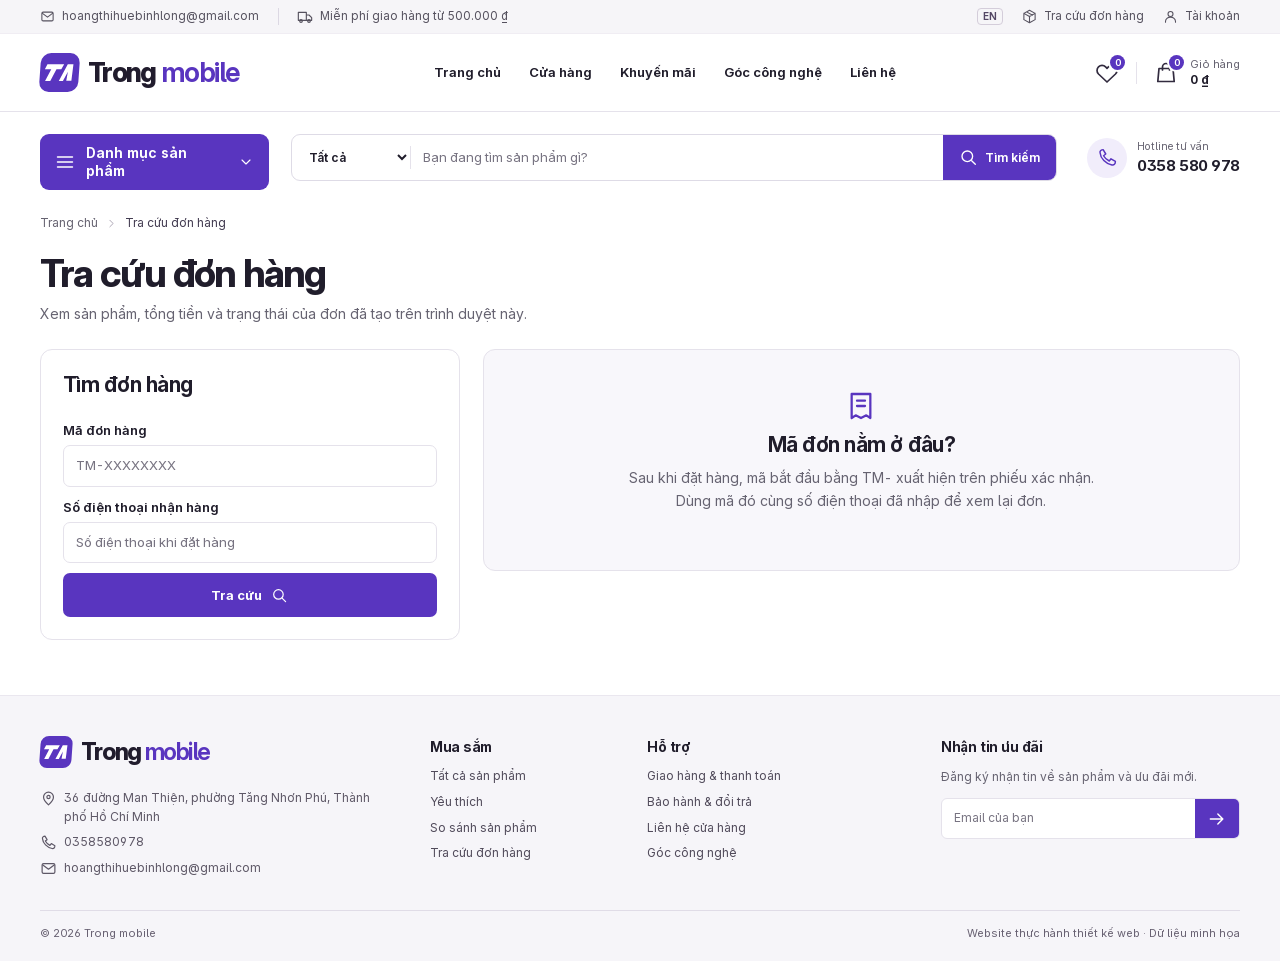
<file: don-hang.html>
<!doctype html>
<html lang="vi">
  <head>
    <meta charset="utf-8">
    <meta name="viewport" content="width=device-width, initial-scale=1">
    <meta name="theme-color" content="#5432b9">
    <meta name="description" content="Tra cứu đơn hàng tại Trong mobile. Điện thoại, laptop, máy tính bảng và phụ kiện công nghệ tại 36 đường Man Thiện, Thành phố Hồ Chí Minh.">
    <title>Tra cứu đơn hàng | Trong mobile</title>
    <link rel="icon" href="Images/trong-mobile.svg" type="image/svg+xml">
    <link rel="stylesheet" href="Styles/giao-dien.css">
    <script src="Scripts/du-lieu.js" defer></script>
    <script src="Scripts/chung.js" defer></script>
    <script src="Scripts/noi-dung.js" defer></script>
    <script src="Scripts/cua-hang.js" defer></script>
    <script src="Scripts/dat-hang.js" defer></script>
    <script src="Scripts/khoi-tao.js" defer></script>
    <script src="Scripts/ngon-ngu.js" defer></script>
  </head>
  <body data-page="orders">
    <a class="skip" href="#main">Đến nội dung chính</a>
    <div id="top">
      <div class="utility">
        <div class="wrap utility-in">
          <a class="top-mail" href="mailto:hoangthihuebinhlong@gmail.com"><svg class="ico" width="15" height="15" viewbox="0 0 24 24" fill="none" stroke="currentColor" stroke-width="1.7" stroke-linecap="round" stroke-linejoin="round" aria-hidden="true"><rect x="3" y="5" width="18" height="14" rx="2"></rect><path d="m4 7 8 6 8-6"></path></svg>hoangthihuebinhlong@gmail.com</a>
          <span class="ship-note"><svg class="ico" width="16" height="16" viewbox="0 0 24 24" fill="none" stroke="currentColor" stroke-width="1.7" stroke-linecap="round" stroke-linejoin="round" aria-hidden="true"><path d="M2 5h12v12H2zm12 4h4l4 4v4h-8"></path><circle cx="6" cy="18" r="2"></circle><circle cx="18" cy="18" r="2"></circle></svg><span class="shipping-long">Miễn phí giao hàng từ 500.000 ₫</span><span class="shipping-short">Miễn phí giao từ 500k</span></span>
          <span class="spacer"></span>
          <button type="button" class="lang-toggle" data-act="lang" aria-label="Switch to English">EN</button>
          <a href="don-hang.html"><svg class="ico" width="15" height="15" viewbox="0 0 24 24" fill="none" stroke="currentColor" stroke-width="1.7" stroke-linecap="round" stroke-linejoin="round" aria-hidden="true"><path d="m3 7 9-5 9 5v10l-9 5-9-5Zm0 0 9 5 9-5M12 12v10m-4-17 9 5"></path></svg>Tra cứu đơn hàng</a>
          <a aria-label="Tài khoản" href="tai-khoan.html"><svg class="ico" width="15" height="15" viewbox="0 0 24 24" fill="none" stroke="currentColor" stroke-width="1.7" stroke-linecap="round" stroke-linejoin="round" aria-hidden="true"><circle cx="12" cy="8" r="4"></circle><path d="M4 21v-1a8 7 0 0 1 16 0v1"></path></svg><span>Tài khoản</span></a>
        </div>
      </div>
      <header class="site-header">
        <div class="wrap header-row">
          <a class="brand" aria-label="Trong mobile – Trang chủ" href="index.html"><span class="brand-mark"><svg viewbox="0 0 42 42" aria-hidden="true"><path fill="currentColor" d="M7.4 12h18l-2.7 5.5h-5.2l-5.8 12.7H6.1l5.8-12.7H5Zm13.5 18.2L29.3 12h6.1l-1 17.9h-5.5l1.1-9.6-4.7 9.9Z"></path></svg></span><span>Trong <b>mobile</b></span></a>
          <nav class="main-nav" aria-label="Điều hướng chính" id="main-nav">
            <a href="index.html">Trang chủ</a>
            <a href="cua-hang.html">Cửa hàng</a>
            <a href="cua-hang.html?sale=1">Khuyến mãi</a>
            <a href="goc-cong-nghe.html">Góc công nghệ</a>
            <a href="lien-he.html">Liên hệ</a>
          </nav>
          <div class="head-actions">
            <a class="head-icon" aria-label="Danh sách yêu thích" href="yeu-thich.html"><svg class="ico" width="24" height="24" viewbox="0 0 24 24" fill="none" stroke="currentColor" stroke-width="1.7" stroke-linecap="round" stroke-linejoin="round" aria-hidden="true"><path d="M20.5 5.9a5 5 0 0 0-7.1 0L12 7.3l-1.4-1.4a5 5 0 0 0-7.1 7.1L12 21l8.5-8a5 5 0 0 0 0-7.1Z"></path></svg><b id="wish-count"></b></a>
            <span class="head-line"></span>
            <a class="head-cart" aria-label="Mở giỏ hàng" href="gio-hang.html"><span class="head-icon"><svg class="ico" width="24" height="24" viewbox="0 0 24 24" fill="none" stroke="currentColor" stroke-width="1.7" stroke-linecap="round" stroke-linejoin="round" aria-hidden="true"><path d="M5 7.5h14l1.2 13H3.8l1.2-13Z"></path><path d="M8.5 9V6a3.5 3.5 0 0 1 7 0v3"></path></svg><b id="cart-count"></b></span><span class="cart-words">Giỏ hàng<strong id="cart-money">0 ₫</strong></span></a>
            <button class="icon-btn hamburger" data-act="nav" aria-label="Mở trình đơn" aria-controls="main-nav" aria-expanded="false"><svg class="ico" width="20" height="20" viewbox="0 0 24 24" fill="none" stroke="currentColor" stroke-width="1.7" stroke-linecap="round" stroke-linejoin="round" aria-hidden="true"><path d="M3 6h18M3 12h18M3 18h18"></path></svg></button>
          </div>
        </div>
      </header>
    </div>
    <main id="main" tabindex="-1">
      <div class="wrap inner-tools">
        <aside class="category-panel ">
          <button class="department" type="button" aria-expanded="false" aria-controls="category-links" data-act="depart"><svg class="ico" width="20" height="20" viewbox="0 0 24 24" fill="none" stroke="currentColor" stroke-width="1.7" stroke-linecap="round" stroke-linejoin="round" aria-hidden="true"><path d="M3 6h18M3 12h18M3 18h18"></path></svg><span>Danh mục sản phẩm</span><svg class="ico" width="16" height="16" viewbox="0 0 24 24" fill="none" stroke="currentColor" stroke-width="1.7" stroke-linecap="round" stroke-linejoin="round" aria-hidden="true"><path d="m6 9 6 6 6-6"></path></svg></button>
          <div class="cat-links" id="category-links">
            <a href="cua-hang.html"><svg class="ico" width="20" height="20" viewbox="0 0 24 24" fill="none" stroke="currentColor" stroke-width="1.7" stroke-linecap="round" stroke-linejoin="round" aria-hidden="true"><rect x="3" y="3" width="7" height="7" rx="1"></rect><rect x="14" y="3" width="7" height="7" rx="1"></rect><rect x="3" y="14" width="7" height="7" rx="1"></rect><rect x="14" y="14" width="7" height="7" rx="1"></rect></svg><span>Tất cả sản phẩm</span><svg class="ico" width="14" height="14" viewbox="0 0 24 24" fill="none" stroke="currentColor" stroke-width="1.7" stroke-linecap="round" stroke-linejoin="round" aria-hidden="true"><path d="m9 6 6 6-6 6"></path></svg></a>
            <a href="cua-hang.html?cat=dien-thoai"><svg class="ico" width="20" height="20" viewbox="0 0 24 24" fill="none" stroke="currentColor" stroke-width="1.7" stroke-linecap="round" stroke-linejoin="round" aria-hidden="true"><rect x="6.3" y="2.5" width="11.4" height="19" rx="2.5"></rect><path d="M10 5h4m-3 13.5h2"></path></svg><span>Điện thoại</span><svg class="ico" width="14" height="14" viewbox="0 0 24 24" fill="none" stroke="currentColor" stroke-width="1.7" stroke-linecap="round" stroke-linejoin="round" aria-hidden="true"><path d="m9 6 6 6-6 6"></path></svg></a>
            <a href="cua-hang.html?cat=laptop"><svg class="ico" width="20" height="20" viewbox="0 0 24 24" fill="none" stroke="currentColor" stroke-width="1.7" stroke-linecap="round" stroke-linejoin="round" aria-hidden="true"><rect x="4" y="4" width="16" height="12" rx="1.4"></rect><path d="m4 16-2 3h20l-2-3Z"></path></svg><span>Laptop</span><svg class="ico" width="14" height="14" viewbox="0 0 24 24" fill="none" stroke="currentColor" stroke-width="1.7" stroke-linecap="round" stroke-linejoin="round" aria-hidden="true"><path d="m9 6 6 6-6 6"></path></svg></a>
            <a href="cua-hang.html?cat=may-tinh-bang"><svg class="ico" width="20" height="20" viewbox="0 0 24 24" fill="none" stroke="currentColor" stroke-width="1.7" stroke-linecap="round" stroke-linejoin="round" aria-hidden="true"><rect x="4.5" y="2.7" width="15" height="18.6" rx="2.4"></rect><path d="M11 18.5h2"></path></svg><span>Máy tính bảng</span><svg class="ico" width="14" height="14" viewbox="0 0 24 24" fill="none" stroke="currentColor" stroke-width="1.7" stroke-linecap="round" stroke-linejoin="round" aria-hidden="true"><path d="m9 6 6 6-6 6"></path></svg></a>
            <a href="cua-hang.html?cat=dong-ho"><svg class="ico" width="20" height="20" viewbox="0 0 24 24" fill="none" stroke="currentColor" stroke-width="1.7" stroke-linecap="round" stroke-linejoin="round" aria-hidden="true"><rect x="5.8" y="6" width="12.4" height="12" rx="3.5"></rect><path d="m8 6 1-4h6l1 4m-8 12 1 4h6l1-4m-4-9v3l2 1"></path></svg><span>Đồng hồ thông minh</span><svg class="ico" width="14" height="14" viewbox="0 0 24 24" fill="none" stroke="currentColor" stroke-width="1.7" stroke-linecap="round" stroke-linejoin="round" aria-hidden="true"><path d="m9 6 6 6-6 6"></path></svg></a>
            <a href="cua-hang.html?cat=tai-nghe"><svg class="ico" width="20" height="20" viewbox="0 0 24 24" fill="none" stroke="currentColor" stroke-width="1.7" stroke-linecap="round" stroke-linejoin="round" aria-hidden="true"><path d="M3 14v-2a9 9 0 0 1 18 0v2"></path><rect x="3" y="12" width="4.4" height="8" rx="2"></rect><rect x="16.6" y="12" width="4.4" height="8" rx="2"></rect></svg><span>Tai nghe</span><svg class="ico" width="14" height="14" viewbox="0 0 24 24" fill="none" stroke="currentColor" stroke-width="1.7" stroke-linecap="round" stroke-linejoin="round" aria-hidden="true"><path d="m9 6 6 6-6 6"></path></svg></a>
            <a href="cua-hang.html?cat=phu-kien"><svg class="ico" width="20" height="20" viewbox="0 0 24 24" fill="none" stroke="currentColor" stroke-width="1.7" stroke-linecap="round" stroke-linejoin="round" aria-hidden="true"><path d="M8 2v5m8-5v5M6 7h12v3a6 6 0 0 1-12 0Zm6 9v3a2 2 0 0 0 2 2h2"></path></svg><span>Phụ kiện</span><svg class="ico" width="14" height="14" viewbox="0 0 24 24" fill="none" stroke="currentColor" stroke-width="1.7" stroke-linecap="round" stroke-linejoin="round" aria-hidden="true"><path d="m9 6 6 6-6 6"></path></svg></a>
            <a class="deal-link" href="cua-hang.html?sale=1"><svg class="ico" width="20" height="20" viewbox="0 0 24 24" fill="none" stroke="currentColor" stroke-width="1.7" stroke-linecap="round" stroke-linejoin="round" aria-hidden="true"><path d="M4 4h8l9 9-8 8-9-9Z"></path><circle cx="8" cy="8" r="1"></circle></svg><span>Sản phẩm giảm giá</span><svg class="ico" width="14" height="14" viewbox="0 0 24 24" fill="none" stroke="currentColor" stroke-width="1.7" stroke-linecap="round" stroke-linejoin="round" aria-hidden="true"><path d="m9 6 6 6-6 6"></path></svg></a>
          </div>
        </aside>
        <div class="search-row">
          <form class="site-search" id="site-search" role="search" autocomplete="off">
            <select aria-label="Danh mục tìm kiếm" name="cat"><option value="">Tất cả</option><option value="dien-thoai">Điện thoại</option><option value="laptop">Laptop</option><option value="may-tinh-bang">Máy tính bảng</option><option value="dong-ho">Đồng hồ thông minh</option><option value="tai-nghe">Tai nghe</option><option value="phu-kien">Phụ kiện</option></select>
            <input type="search" name="q" aria-label="Từ khóa tìm sản phẩm" placeholder="Bạn đang tìm sản phẩm gì?" value="" maxlength="100">
            <button class="search-submit" type="submit"><svg class="ico" width="19" height="19" viewbox="0 0 24 24" fill="none" stroke="currentColor" stroke-width="1.7" stroke-linecap="round" stroke-linejoin="round" aria-hidden="true"><circle cx="10.5" cy="10.5" r="6.7"></circle><path d="m16 16 4.6 4.6"></path></svg><span>Tìm kiếm</span></button>
            <div class="suggestions" id="suggestions" hidden></div>
          </form>
          <a class="hotline" href="tel:0358580978"><span><svg class="ico" width="21" height="21" viewbox="0 0 24 24" fill="none" stroke="currentColor" stroke-width="1.7" stroke-linecap="round" stroke-linejoin="round" aria-hidden="true"><path d="m7 3 3 5-2.5 2A14 14 0 0 0 14 16l2-2.5 5 3c0 3-1.5 4.5-4 4C10 19 4 13 3.5 6.5 3 4.5 5 3 7 3Z"></path></svg></span><div><small>Hotline tư vấn</small><strong>0358 580 978</strong></div></a>
        </div>
      </div>
      <div class="wrap inner-page">
        <nav aria-label="Đường dẫn" class="crumbs">
          <a href="index.html">Trang chủ</a>
          <svg class="ico" width="13" height="13" viewbox="0 0 24 24" fill="none" stroke="currentColor" stroke-width="1.7" stroke-linecap="round" stroke-linejoin="round" aria-hidden="true"><path d="m9 6 6 6-6 6"></path></svg>
          <span aria-current="page">Tra cứu đơn hàng</span>
        </nav>
        <div class="page-title">
          <h1>Tra cứu đơn hàng</h1>
          <p>Xem sản phẩm, tổng tiền và trạng thái của đơn đã tạo trên trình duyệt này.</p>
        </div>
        <div class="order-lookup">
          <form id="lookup" class="form-panel form-stack">
            <h2>Tìm đơn hàng</h2>
            <label>Mã đơn hàng<input name="orderCode" required maxlength="21" placeholder="TM-XXXXXXXX" value=""></label>
            <label>Số điện thoại nhận hàng<input name="phone" type="tel" pattern="(0[35789][0-9]{8}|\+84[35789][0-9]{8})" required placeholder="Số điện thoại khi đặt hàng" value=""></label>
            <button class="btn primary">Tra cứu <svg class="ico" width="17" height="17" viewbox="0 0 24 24" fill="none" stroke="currentColor" stroke-width="1.7" stroke-linecap="round" stroke-linejoin="round" aria-hidden="true"><circle cx="10.5" cy="10.5" r="6.7"></circle><path d="m16 16 4.6 4.6"></path></svg></button>
          </form>
          <div>
            <div class="lookup-guide">
              <svg class="ico" width="32" height="32" viewbox="0 0 24 24" fill="none" stroke="currentColor" stroke-width="1.7" stroke-linecap="round" stroke-linejoin="round" aria-hidden="true"><path d="M5 3h14v18l-3-2-4 2-4-2-3 2Zm4 5h6m-6 4h6"></path></svg>
              <h2>Mã đơn nằm ở đâu?</h2>
              <p>Sau khi đặt hàng, mã bắt đầu bằng TM- xuất hiện trên phiếu xác nhận. Dùng mã đó cùng số điện thoại đã nhập để xem lại đơn.</p>
            </div>
          </div>
        </div>
      </div>
    </main>
    <div id="bottom">
      <footer class="footer">
        <div class="wrap footer-grid">
          <div>
            <a class="brand" aria-label="Trong mobile – Trang chủ" href="index.html"><span class="brand-mark"><svg viewbox="0 0 42 42" aria-hidden="true"><path fill="currentColor" d="M7.4 12h18l-2.7 5.5h-5.2l-5.8 12.7H6.1l5.8-12.7H5Zm13.5 18.2L29.3 12h6.1l-1 17.9h-5.5l1.1-9.6-4.7 9.9Z"></path></svg></span><span>Trong <b>mobile</b></span></a>
            <address>
              <span><svg class="ico" width="17" height="17" viewbox="0 0 24 24" fill="none" stroke="currentColor" stroke-width="1.7" stroke-linecap="round" stroke-linejoin="round" aria-hidden="true"><path d="M19 10c0 5-7 11-7 11S5 15 5 10a7 7 0 1 1 14 0Z"></path><circle cx="12" cy="10" r="2.3"></circle></svg>36 đường Man Thiện, phường Tăng Nhơn Phú, Thành phố Hồ Chí Minh</span>
              <a href="tel:0358580978"><svg class="ico" width="17" height="17" viewbox="0 0 24 24" fill="none" stroke="currentColor" stroke-width="1.7" stroke-linecap="round" stroke-linejoin="round" aria-hidden="true"><path d="m7 3 3 5-2.5 2A14 14 0 0 0 14 16l2-2.5 5 3c0 3-1.5 4.5-4 4C10 19 4 13 3.5 6.5 3 4.5 5 3 7 3Z"></path></svg>0358580978</a>
              <a href="mailto:hoangthihuebinhlong@gmail.com"><svg class="ico" width="17" height="17" viewbox="0 0 24 24" fill="none" stroke="currentColor" stroke-width="1.7" stroke-linecap="round" stroke-linejoin="round" aria-hidden="true"><rect x="3" y="5" width="18" height="14" rx="2"></rect><path d="m4 7 8 6 8-6"></path></svg>hoangthihuebinhlong@gmail.com</a>
            </address>
          </div>
          <div>
            <h3>Mua sắm</h3>
            <a href="cua-hang.html">Tất cả sản phẩm</a>
            <a href="yeu-thich.html">Yêu thích</a>
            <a href="so-sanh.html">So sánh sản phẩm</a>
            <a href="don-hang.html">Tra cứu đơn hàng</a>
          </div>
          <div>
            <h3>Hỗ trợ</h3>
            <a href="chinh-sach.html#giao-hang">Giao hàng &amp; thanh toán</a>
            <a href="chinh-sach.html#bao-hanh">Bảo hành &amp; đổi trả</a>
            <a href="lien-he.html">Liên hệ cửa hàng</a>
            <a href="goc-cong-nghe.html">Góc công nghệ</a>
          </div>
          <div>
            <h3>Nhận tin ưu đãi</h3>
            <p>Đăng ký nhận tin về sản phẩm và ưu đãi mới.</p>
            <form id="newsletter">
              <label class="sr" for="news-email">Email nhận tin</label>
              <input id="news-email" name="email" type="email" placeholder="Email của bạn" maxlength="100" required>
              <button aria-label="Đăng ký nhận tin" title="Đăng ký nhận tin"><svg class="ico" width="20" height="20" viewbox="0 0 24 24" fill="none" stroke="currentColor" stroke-width="1.7" stroke-linecap="round" stroke-linejoin="round" aria-hidden="true"><path d="M4 12h15m-6-6 6 6-6 6"></path></svg></button>
            </form>
            <small id="news-status" role="status"></small>
          </div>
        </div>
        <div class="wrap footer-bottom">
          <span>© 2026 Trong mobile</span>
          <span>Website thực hành thiết kế web · Dữ liệu minh họa</span>
        </div>
      </footer>
    </div>
    <div id="notice" class="notice" role="status" aria-live="polite" hidden></div>
    <noscript>Vui lòng bật JavaScript để sử dụng giỏ hàng và bộ lọc của Trong mobile. Liên hệ cửa hàng qua số 0358580978.</noscript>
  </body>
</html>
</file>
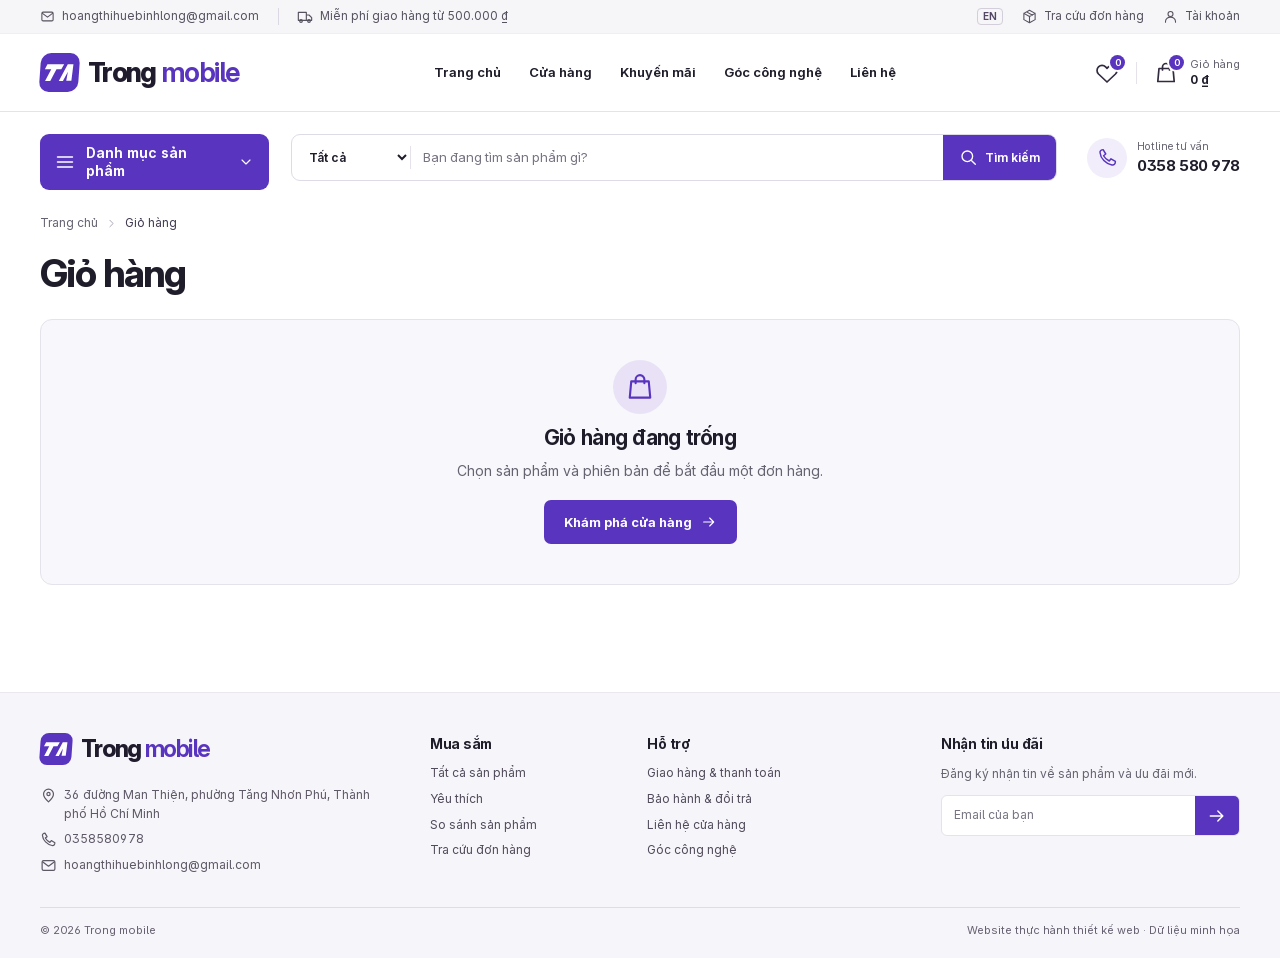
<file: gio-hang.html>
<!doctype html>
<html lang="vi">
  <head>
    <meta charset="utf-8">
    <meta name="viewport" content="width=device-width, initial-scale=1">
    <meta name="theme-color" content="#5432b9">
    <meta name="description" content="Giỏ hàng tại Trong mobile. Điện thoại, laptop, máy tính bảng và phụ kiện công nghệ tại 36 đường Man Thiện, Thành phố Hồ Chí Minh.">
    <title>Giỏ hàng | Trong mobile</title>
    <link rel="icon" href="Images/trong-mobile.svg" type="image/svg+xml">
    <link rel="stylesheet" href="Styles/giao-dien.css">
    <script src="Scripts/du-lieu.js" defer></script>
    <script src="Scripts/chung.js" defer></script>
    <script src="Scripts/noi-dung.js" defer></script>
    <script src="Scripts/cua-hang.js" defer></script>
    <script src="Scripts/dat-hang.js" defer></script>
    <script src="Scripts/khoi-tao.js" defer></script>
    <script src="Scripts/ngon-ngu.js" defer></script>
  </head>
  <body data-page="cart">
    <a class="skip" href="#main">Đến nội dung chính</a>
    <div id="top">
      <div class="utility">
        <div class="wrap utility-in">
          <a class="top-mail" href="mailto:hoangthihuebinhlong@gmail.com"><svg class="ico" width="15" height="15" viewbox="0 0 24 24" fill="none" stroke="currentColor" stroke-width="1.7" stroke-linecap="round" stroke-linejoin="round" aria-hidden="true"><rect x="3" y="5" width="18" height="14" rx="2"></rect><path d="m4 7 8 6 8-6"></path></svg>hoangthihuebinhlong@gmail.com</a>
          <span class="ship-note"><svg class="ico" width="16" height="16" viewbox="0 0 24 24" fill="none" stroke="currentColor" stroke-width="1.7" stroke-linecap="round" stroke-linejoin="round" aria-hidden="true"><path d="M2 5h12v12H2zm12 4h4l4 4v4h-8"></path><circle cx="6" cy="18" r="2"></circle><circle cx="18" cy="18" r="2"></circle></svg><span class="shipping-long">Miễn phí giao hàng từ 500.000 ₫</span><span class="shipping-short">Miễn phí giao từ 500k</span></span>
          <span class="spacer"></span>
          <button type="button" class="lang-toggle" data-act="lang" aria-label="Switch to English">EN</button>
          <a href="don-hang.html"><svg class="ico" width="15" height="15" viewbox="0 0 24 24" fill="none" stroke="currentColor" stroke-width="1.7" stroke-linecap="round" stroke-linejoin="round" aria-hidden="true"><path d="m3 7 9-5 9 5v10l-9 5-9-5Zm0 0 9 5 9-5M12 12v10m-4-17 9 5"></path></svg>Tra cứu đơn hàng</a>
          <a aria-label="Tài khoản" href="tai-khoan.html"><svg class="ico" width="15" height="15" viewbox="0 0 24 24" fill="none" stroke="currentColor" stroke-width="1.7" stroke-linecap="round" stroke-linejoin="round" aria-hidden="true"><circle cx="12" cy="8" r="4"></circle><path d="M4 21v-1a8 7 0 0 1 16 0v1"></path></svg><span>Tài khoản</span></a>
        </div>
      </div>
      <header class="site-header">
        <div class="wrap header-row">
          <a class="brand" aria-label="Trong mobile – Trang chủ" href="index.html"><span class="brand-mark"><svg viewbox="0 0 42 42" aria-hidden="true"><path fill="currentColor" d="M7.4 12h18l-2.7 5.5h-5.2l-5.8 12.7H6.1l5.8-12.7H5Zm13.5 18.2L29.3 12h6.1l-1 17.9h-5.5l1.1-9.6-4.7 9.9Z"></path></svg></span><span>Trong <b>mobile</b></span></a>
          <nav class="main-nav" aria-label="Điều hướng chính" id="main-nav">
            <a href="index.html">Trang chủ</a>
            <a href="cua-hang.html">Cửa hàng</a>
            <a href="cua-hang.html?sale=1">Khuyến mãi</a>
            <a href="goc-cong-nghe.html">Góc công nghệ</a>
            <a href="lien-he.html">Liên hệ</a>
          </nav>
          <div class="head-actions">
            <a class="head-icon" aria-label="Danh sách yêu thích" href="yeu-thich.html"><svg class="ico" width="24" height="24" viewbox="0 0 24 24" fill="none" stroke="currentColor" stroke-width="1.7" stroke-linecap="round" stroke-linejoin="round" aria-hidden="true"><path d="M20.5 5.9a5 5 0 0 0-7.1 0L12 7.3l-1.4-1.4a5 5 0 0 0-7.1 7.1L12 21l8.5-8a5 5 0 0 0 0-7.1Z"></path></svg><b id="wish-count"></b></a>
            <span class="head-line"></span>
            <a class="head-cart" aria-label="Mở giỏ hàng" href="gio-hang.html"><span class="head-icon"><svg class="ico" width="24" height="24" viewbox="0 0 24 24" fill="none" stroke="currentColor" stroke-width="1.7" stroke-linecap="round" stroke-linejoin="round" aria-hidden="true"><path d="M5 7.5h14l1.2 13H3.8l1.2-13Z"></path><path d="M8.5 9V6a3.5 3.5 0 0 1 7 0v3"></path></svg><b id="cart-count"></b></span><span class="cart-words">Giỏ hàng<strong id="cart-money">0 ₫</strong></span></a>
            <button class="icon-btn hamburger" data-act="nav" aria-label="Mở trình đơn" aria-controls="main-nav" aria-expanded="false"><svg class="ico" width="20" height="20" viewbox="0 0 24 24" fill="none" stroke="currentColor" stroke-width="1.7" stroke-linecap="round" stroke-linejoin="round" aria-hidden="true"><path d="M3 6h18M3 12h18M3 18h18"></path></svg></button>
          </div>
        </div>
      </header>
    </div>
    <main id="main" tabindex="-1">
      <div class="wrap inner-tools">
        <aside class="category-panel ">
          <button class="department" type="button" aria-expanded="false" aria-controls="category-links" data-act="depart"><svg class="ico" width="20" height="20" viewbox="0 0 24 24" fill="none" stroke="currentColor" stroke-width="1.7" stroke-linecap="round" stroke-linejoin="round" aria-hidden="true"><path d="M3 6h18M3 12h18M3 18h18"></path></svg><span>Danh mục sản phẩm</span><svg class="ico" width="16" height="16" viewbox="0 0 24 24" fill="none" stroke="currentColor" stroke-width="1.7" stroke-linecap="round" stroke-linejoin="round" aria-hidden="true"><path d="m6 9 6 6 6-6"></path></svg></button>
          <div class="cat-links" id="category-links">
            <a href="cua-hang.html"><svg class="ico" width="20" height="20" viewbox="0 0 24 24" fill="none" stroke="currentColor" stroke-width="1.7" stroke-linecap="round" stroke-linejoin="round" aria-hidden="true"><rect x="3" y="3" width="7" height="7" rx="1"></rect><rect x="14" y="3" width="7" height="7" rx="1"></rect><rect x="3" y="14" width="7" height="7" rx="1"></rect><rect x="14" y="14" width="7" height="7" rx="1"></rect></svg><span>Tất cả sản phẩm</span><svg class="ico" width="14" height="14" viewbox="0 0 24 24" fill="none" stroke="currentColor" stroke-width="1.7" stroke-linecap="round" stroke-linejoin="round" aria-hidden="true"><path d="m9 6 6 6-6 6"></path></svg></a>
            <a href="cua-hang.html?cat=dien-thoai"><svg class="ico" width="20" height="20" viewbox="0 0 24 24" fill="none" stroke="currentColor" stroke-width="1.7" stroke-linecap="round" stroke-linejoin="round" aria-hidden="true"><rect x="6.3" y="2.5" width="11.4" height="19" rx="2.5"></rect><path d="M10 5h4m-3 13.5h2"></path></svg><span>Điện thoại</span><svg class="ico" width="14" height="14" viewbox="0 0 24 24" fill="none" stroke="currentColor" stroke-width="1.7" stroke-linecap="round" stroke-linejoin="round" aria-hidden="true"><path d="m9 6 6 6-6 6"></path></svg></a>
            <a href="cua-hang.html?cat=laptop"><svg class="ico" width="20" height="20" viewbox="0 0 24 24" fill="none" stroke="currentColor" stroke-width="1.7" stroke-linecap="round" stroke-linejoin="round" aria-hidden="true"><rect x="4" y="4" width="16" height="12" rx="1.4"></rect><path d="m4 16-2 3h20l-2-3Z"></path></svg><span>Laptop</span><svg class="ico" width="14" height="14" viewbox="0 0 24 24" fill="none" stroke="currentColor" stroke-width="1.7" stroke-linecap="round" stroke-linejoin="round" aria-hidden="true"><path d="m9 6 6 6-6 6"></path></svg></a>
            <a href="cua-hang.html?cat=may-tinh-bang"><svg class="ico" width="20" height="20" viewbox="0 0 24 24" fill="none" stroke="currentColor" stroke-width="1.7" stroke-linecap="round" stroke-linejoin="round" aria-hidden="true"><rect x="4.5" y="2.7" width="15" height="18.6" rx="2.4"></rect><path d="M11 18.5h2"></path></svg><span>Máy tính bảng</span><svg class="ico" width="14" height="14" viewbox="0 0 24 24" fill="none" stroke="currentColor" stroke-width="1.7" stroke-linecap="round" stroke-linejoin="round" aria-hidden="true"><path d="m9 6 6 6-6 6"></path></svg></a>
            <a href="cua-hang.html?cat=dong-ho"><svg class="ico" width="20" height="20" viewbox="0 0 24 24" fill="none" stroke="currentColor" stroke-width="1.7" stroke-linecap="round" stroke-linejoin="round" aria-hidden="true"><rect x="5.8" y="6" width="12.4" height="12" rx="3.5"></rect><path d="m8 6 1-4h6l1 4m-8 12 1 4h6l1-4m-4-9v3l2 1"></path></svg><span>Đồng hồ thông minh</span><svg class="ico" width="14" height="14" viewbox="0 0 24 24" fill="none" stroke="currentColor" stroke-width="1.7" stroke-linecap="round" stroke-linejoin="round" aria-hidden="true"><path d="m9 6 6 6-6 6"></path></svg></a>
            <a href="cua-hang.html?cat=tai-nghe"><svg class="ico" width="20" height="20" viewbox="0 0 24 24" fill="none" stroke="currentColor" stroke-width="1.7" stroke-linecap="round" stroke-linejoin="round" aria-hidden="true"><path d="M3 14v-2a9 9 0 0 1 18 0v2"></path><rect x="3" y="12" width="4.4" height="8" rx="2"></rect><rect x="16.6" y="12" width="4.4" height="8" rx="2"></rect></svg><span>Tai nghe</span><svg class="ico" width="14" height="14" viewbox="0 0 24 24" fill="none" stroke="currentColor" stroke-width="1.7" stroke-linecap="round" stroke-linejoin="round" aria-hidden="true"><path d="m9 6 6 6-6 6"></path></svg></a>
            <a href="cua-hang.html?cat=phu-kien"><svg class="ico" width="20" height="20" viewbox="0 0 24 24" fill="none" stroke="currentColor" stroke-width="1.7" stroke-linecap="round" stroke-linejoin="round" aria-hidden="true"><path d="M8 2v5m8-5v5M6 7h12v3a6 6 0 0 1-12 0Zm6 9v3a2 2 0 0 0 2 2h2"></path></svg><span>Phụ kiện</span><svg class="ico" width="14" height="14" viewbox="0 0 24 24" fill="none" stroke="currentColor" stroke-width="1.7" stroke-linecap="round" stroke-linejoin="round" aria-hidden="true"><path d="m9 6 6 6-6 6"></path></svg></a>
            <a class="deal-link" href="cua-hang.html?sale=1"><svg class="ico" width="20" height="20" viewbox="0 0 24 24" fill="none" stroke="currentColor" stroke-width="1.7" stroke-linecap="round" stroke-linejoin="round" aria-hidden="true"><path d="M4 4h8l9 9-8 8-9-9Z"></path><circle cx="8" cy="8" r="1"></circle></svg><span>Sản phẩm giảm giá</span><svg class="ico" width="14" height="14" viewbox="0 0 24 24" fill="none" stroke="currentColor" stroke-width="1.7" stroke-linecap="round" stroke-linejoin="round" aria-hidden="true"><path d="m9 6 6 6-6 6"></path></svg></a>
          </div>
        </aside>
        <div class="search-row">
          <form class="site-search" id="site-search" role="search" autocomplete="off">
            <select aria-label="Danh mục tìm kiếm" name="cat"><option value="">Tất cả</option><option value="dien-thoai">Điện thoại</option><option value="laptop">Laptop</option><option value="may-tinh-bang">Máy tính bảng</option><option value="dong-ho">Đồng hồ thông minh</option><option value="tai-nghe">Tai nghe</option><option value="phu-kien">Phụ kiện</option></select>
            <input type="search" name="q" aria-label="Từ khóa tìm sản phẩm" placeholder="Bạn đang tìm sản phẩm gì?" value="" maxlength="100">
            <button class="search-submit" type="submit"><svg class="ico" width="19" height="19" viewbox="0 0 24 24" fill="none" stroke="currentColor" stroke-width="1.7" stroke-linecap="round" stroke-linejoin="round" aria-hidden="true"><circle cx="10.5" cy="10.5" r="6.7"></circle><path d="m16 16 4.6 4.6"></path></svg><span>Tìm kiếm</span></button>
            <div class="suggestions" id="suggestions" hidden></div>
          </form>
          <a class="hotline" href="tel:0358580978"><span><svg class="ico" width="21" height="21" viewbox="0 0 24 24" fill="none" stroke="currentColor" stroke-width="1.7" stroke-linecap="round" stroke-linejoin="round" aria-hidden="true"><path d="m7 3 3 5-2.5 2A14 14 0 0 0 14 16l2-2.5 5 3c0 3-1.5 4.5-4 4C10 19 4 13 3.5 6.5 3 4.5 5 3 7 3Z"></path></svg></span><div><small>Hotline tư vấn</small><strong>0358 580 978</strong></div></a>
        </div>
      </div>
      <div class="wrap inner-page">
        <nav aria-label="Đường dẫn" class="crumbs">
          <a href="index.html">Trang chủ</a>
          <svg class="ico" width="13" height="13" viewbox="0 0 24 24" fill="none" stroke="currentColor" stroke-width="1.7" stroke-linecap="round" stroke-linejoin="round" aria-hidden="true"><path d="m9 6 6 6-6 6"></path></svg>
          <span aria-current="page">Giỏ hàng</span>
        </nav>
        <div class="page-title">
          <h1>Giỏ hàng</h1>
        </div>
        <div class="empty">
          <span class="empty-icon"><svg class="ico" width="30" height="30" viewbox="0 0 24 24" fill="none" stroke="currentColor" stroke-width="1.7" stroke-linecap="round" stroke-linejoin="round" aria-hidden="true"><path d="M5 7.5h14l1.2 13H3.8l1.2-13Z"></path><path d="M8.5 9V6a3.5 3.5 0 0 1 7 0v3"></path></svg></span>
          <h2>Giỏ hàng đang trống</h2>
          <p>Chọn sản phẩm và phiên bản để bắt đầu một đơn hàng.</p>
          <a class="btn primary" href="cua-hang.html">Khám phá cửa hàng <svg class="ico" width="16" height="16" viewbox="0 0 24 24" fill="none" stroke="currentColor" stroke-width="1.7" stroke-linecap="round" stroke-linejoin="round" aria-hidden="true"><path d="M4 12h15m-6-6 6 6-6 6"></path></svg></a>
        </div>
      </div>
    </main>
    <div id="bottom">
      <footer class="footer">
        <div class="wrap footer-grid">
          <div>
            <a class="brand" aria-label="Trong mobile – Trang chủ" href="index.html"><span class="brand-mark"><svg viewbox="0 0 42 42" aria-hidden="true"><path fill="currentColor" d="M7.4 12h18l-2.7 5.5h-5.2l-5.8 12.7H6.1l5.8-12.7H5Zm13.5 18.2L29.3 12h6.1l-1 17.9h-5.5l1.1-9.6-4.7 9.9Z"></path></svg></span><span>Trong <b>mobile</b></span></a>
            <address>
              <span><svg class="ico" width="17" height="17" viewbox="0 0 24 24" fill="none" stroke="currentColor" stroke-width="1.7" stroke-linecap="round" stroke-linejoin="round" aria-hidden="true"><path d="M19 10c0 5-7 11-7 11S5 15 5 10a7 7 0 1 1 14 0Z"></path><circle cx="12" cy="10" r="2.3"></circle></svg>36 đường Man Thiện, phường Tăng Nhơn Phú, Thành phố Hồ Chí Minh</span>
              <a href="tel:0358580978"><svg class="ico" width="17" height="17" viewbox="0 0 24 24" fill="none" stroke="currentColor" stroke-width="1.7" stroke-linecap="round" stroke-linejoin="round" aria-hidden="true"><path d="m7 3 3 5-2.5 2A14 14 0 0 0 14 16l2-2.5 5 3c0 3-1.5 4.5-4 4C10 19 4 13 3.5 6.5 3 4.5 5 3 7 3Z"></path></svg>0358580978</a>
              <a href="mailto:hoangthihuebinhlong@gmail.com"><svg class="ico" width="17" height="17" viewbox="0 0 24 24" fill="none" stroke="currentColor" stroke-width="1.7" stroke-linecap="round" stroke-linejoin="round" aria-hidden="true"><rect x="3" y="5" width="18" height="14" rx="2"></rect><path d="m4 7 8 6 8-6"></path></svg>hoangthihuebinhlong@gmail.com</a>
            </address>
          </div>
          <div>
            <h3>Mua sắm</h3>
            <a href="cua-hang.html">Tất cả sản phẩm</a>
            <a href="yeu-thich.html">Yêu thích</a>
            <a href="so-sanh.html">So sánh sản phẩm</a>
            <a href="don-hang.html">Tra cứu đơn hàng</a>
          </div>
          <div>
            <h3>Hỗ trợ</h3>
            <a href="chinh-sach.html#giao-hang">Giao hàng &amp; thanh toán</a>
            <a href="chinh-sach.html#bao-hanh">Bảo hành &amp; đổi trả</a>
            <a href="lien-he.html">Liên hệ cửa hàng</a>
            <a href="goc-cong-nghe.html">Góc công nghệ</a>
          </div>
          <div>
            <h3>Nhận tin ưu đãi</h3>
            <p>Đăng ký nhận tin về sản phẩm và ưu đãi mới.</p>
            <form id="newsletter">
              <label class="sr" for="news-email">Email nhận tin</label>
              <input id="news-email" name="email" type="email" placeholder="Email của bạn" maxlength="100" required>
              <button aria-label="Đăng ký nhận tin" title="Đăng ký nhận tin"><svg class="ico" width="20" height="20" viewbox="0 0 24 24" fill="none" stroke="currentColor" stroke-width="1.7" stroke-linecap="round" stroke-linejoin="round" aria-hidden="true"><path d="M4 12h15m-6-6 6 6-6 6"></path></svg></button>
            </form>
            <small id="news-status" role="status"></small>
          </div>
        </div>
        <div class="wrap footer-bottom">
          <span>© 2026 Trong mobile</span>
          <span>Website thực hành thiết kế web · Dữ liệu minh họa</span>
        </div>
      </footer>
    </div>
    <div id="notice" class="notice" role="status" aria-live="polite" hidden></div>
    <noscript>Vui lòng bật JavaScript để sử dụng giỏ hàng và bộ lọc của Trong mobile. Liên hệ cửa hàng qua số 0358580978.</noscript>
  </body>
</html>
</file>
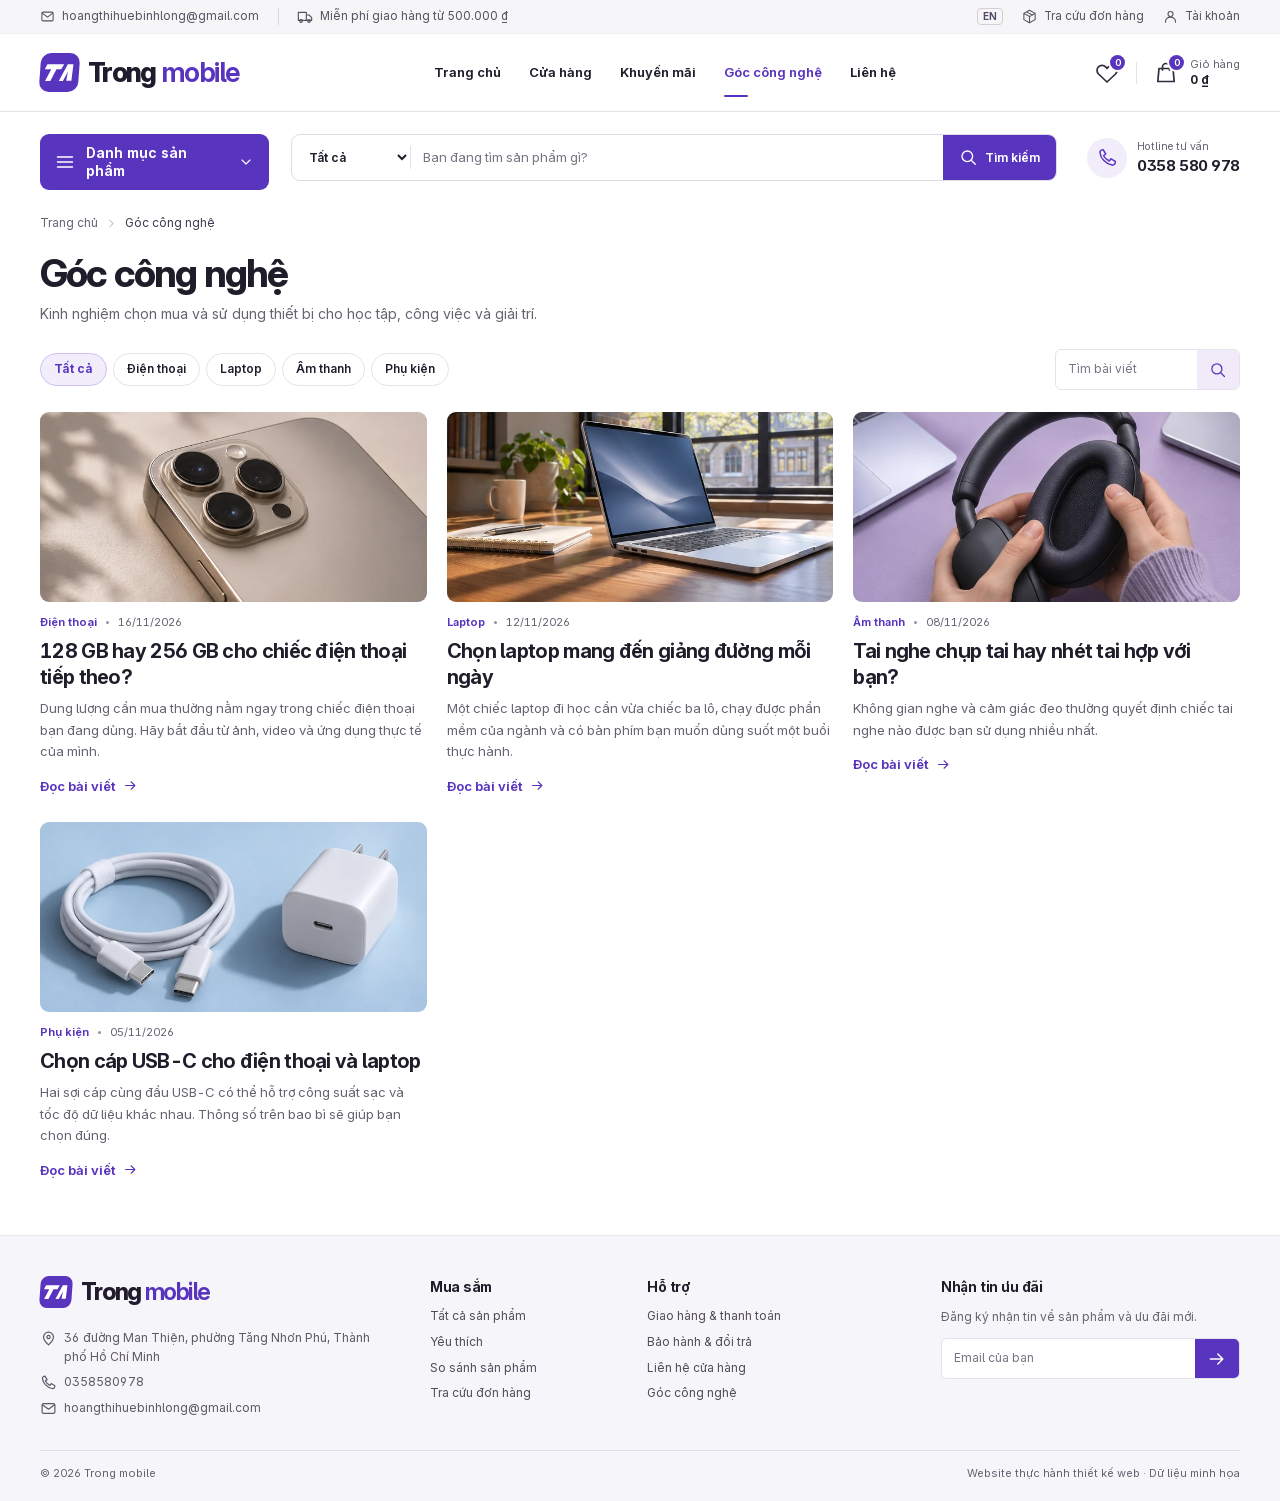
<file: goc-cong-nghe.html>
<!doctype html>
<html lang="vi">
  <head>
    <meta charset="utf-8">
    <meta name="viewport" content="width=device-width, initial-scale=1">
    <meta name="theme-color" content="#5432b9">
    <meta name="description" content="Góc công nghệ tại Trong mobile. Điện thoại, laptop, máy tính bảng và phụ kiện công nghệ tại 36 đường Man Thiện, Thành phố Hồ Chí Minh.">
    <title>Góc công nghệ | Trong mobile</title>
    <link rel="icon" href="Images/trong-mobile.svg" type="image/svg+xml">
    <link rel="stylesheet" href="Styles/giao-dien.css">
    <script src="Scripts/du-lieu.js" defer></script>
    <script src="Scripts/chung.js" defer></script>
    <script src="Scripts/noi-dung.js" defer></script>
    <script src="Scripts/cua-hang.js" defer></script>
    <script src="Scripts/dat-hang.js" defer></script>
    <script src="Scripts/khoi-tao.js" defer></script>
    <script src="Scripts/ngon-ngu.js" defer></script>
  </head>
  <body data-page="blog">
    <a class="skip" href="#main">Đến nội dung chính</a>
    <div id="top">
      <div class="utility">
        <div class="wrap utility-in">
          <a class="top-mail" href="mailto:hoangthihuebinhlong@gmail.com"><svg class="ico" width="15" height="15" viewbox="0 0 24 24" fill="none" stroke="currentColor" stroke-width="1.7" stroke-linecap="round" stroke-linejoin="round" aria-hidden="true"><rect x="3" y="5" width="18" height="14" rx="2"></rect><path d="m4 7 8 6 8-6"></path></svg>hoangthihuebinhlong@gmail.com</a>
          <span class="ship-note"><svg class="ico" width="16" height="16" viewbox="0 0 24 24" fill="none" stroke="currentColor" stroke-width="1.7" stroke-linecap="round" stroke-linejoin="round" aria-hidden="true"><path d="M2 5h12v12H2zm12 4h4l4 4v4h-8"></path><circle cx="6" cy="18" r="2"></circle><circle cx="18" cy="18" r="2"></circle></svg><span class="shipping-long">Miễn phí giao hàng từ 500.000 ₫</span><span class="shipping-short">Miễn phí giao từ 500k</span></span>
          <span class="spacer"></span>
          <button type="button" class="lang-toggle" data-act="lang" aria-label="Switch to English">EN</button>
          <a href="don-hang.html"><svg class="ico" width="15" height="15" viewbox="0 0 24 24" fill="none" stroke="currentColor" stroke-width="1.7" stroke-linecap="round" stroke-linejoin="round" aria-hidden="true"><path d="m3 7 9-5 9 5v10l-9 5-9-5Zm0 0 9 5 9-5M12 12v10m-4-17 9 5"></path></svg>Tra cứu đơn hàng</a>
          <a aria-label="Tài khoản" href="tai-khoan.html"><svg class="ico" width="15" height="15" viewbox="0 0 24 24" fill="none" stroke="currentColor" stroke-width="1.7" stroke-linecap="round" stroke-linejoin="round" aria-hidden="true"><circle cx="12" cy="8" r="4"></circle><path d="M4 21v-1a8 7 0 0 1 16 0v1"></path></svg><span>Tài khoản</span></a>
        </div>
      </div>
      <header class="site-header">
        <div class="wrap header-row">
          <a class="brand" aria-label="Trong mobile – Trang chủ" href="index.html"><span class="brand-mark"><svg viewbox="0 0 42 42" aria-hidden="true"><path fill="currentColor" d="M7.4 12h18l-2.7 5.5h-5.2l-5.8 12.7H6.1l5.8-12.7H5Zm13.5 18.2L29.3 12h6.1l-1 17.9h-5.5l1.1-9.6-4.7 9.9Z"></path></svg></span><span>Trong <b>mobile</b></span></a>
          <nav class="main-nav" aria-label="Điều hướng chính" id="main-nav">
            <a href="index.html">Trang chủ</a>
            <a href="cua-hang.html">Cửa hàng</a>
            <a href="cua-hang.html?sale=1">Khuyến mãi</a>
            <a aria-current="page" href="goc-cong-nghe.html">Góc công nghệ</a>
            <a href="lien-he.html">Liên hệ</a>
          </nav>
          <div class="head-actions">
            <a class="head-icon" aria-label="Danh sách yêu thích" href="yeu-thich.html"><svg class="ico" width="24" height="24" viewbox="0 0 24 24" fill="none" stroke="currentColor" stroke-width="1.7" stroke-linecap="round" stroke-linejoin="round" aria-hidden="true"><path d="M20.5 5.9a5 5 0 0 0-7.1 0L12 7.3l-1.4-1.4a5 5 0 0 0-7.1 7.1L12 21l8.5-8a5 5 0 0 0 0-7.1Z"></path></svg><b id="wish-count"></b></a>
            <span class="head-line"></span>
            <a class="head-cart" aria-label="Mở giỏ hàng" href="gio-hang.html"><span class="head-icon"><svg class="ico" width="24" height="24" viewbox="0 0 24 24" fill="none" stroke="currentColor" stroke-width="1.7" stroke-linecap="round" stroke-linejoin="round" aria-hidden="true"><path d="M5 7.5h14l1.2 13H3.8l1.2-13Z"></path><path d="M8.5 9V6a3.5 3.5 0 0 1 7 0v3"></path></svg><b id="cart-count"></b></span><span class="cart-words">Giỏ hàng<strong id="cart-money">0 ₫</strong></span></a>
            <button class="icon-btn hamburger" data-act="nav" aria-label="Mở trình đơn" aria-controls="main-nav" aria-expanded="false"><svg class="ico" width="20" height="20" viewbox="0 0 24 24" fill="none" stroke="currentColor" stroke-width="1.7" stroke-linecap="round" stroke-linejoin="round" aria-hidden="true"><path d="M3 6h18M3 12h18M3 18h18"></path></svg></button>
          </div>
        </div>
      </header>
    </div>
    <main id="main" tabindex="-1">
      <div class="wrap inner-tools">
        <aside class="category-panel ">
          <button class="department" type="button" aria-expanded="false" aria-controls="category-links" data-act="depart"><svg class="ico" width="20" height="20" viewbox="0 0 24 24" fill="none" stroke="currentColor" stroke-width="1.7" stroke-linecap="round" stroke-linejoin="round" aria-hidden="true"><path d="M3 6h18M3 12h18M3 18h18"></path></svg><span>Danh mục sản phẩm</span><svg class="ico" width="16" height="16" viewbox="0 0 24 24" fill="none" stroke="currentColor" stroke-width="1.7" stroke-linecap="round" stroke-linejoin="round" aria-hidden="true"><path d="m6 9 6 6 6-6"></path></svg></button>
          <div class="cat-links" id="category-links">
            <a href="cua-hang.html"><svg class="ico" width="20" height="20" viewbox="0 0 24 24" fill="none" stroke="currentColor" stroke-width="1.7" stroke-linecap="round" stroke-linejoin="round" aria-hidden="true"><rect x="3" y="3" width="7" height="7" rx="1"></rect><rect x="14" y="3" width="7" height="7" rx="1"></rect><rect x="3" y="14" width="7" height="7" rx="1"></rect><rect x="14" y="14" width="7" height="7" rx="1"></rect></svg><span>Tất cả sản phẩm</span><svg class="ico" width="14" height="14" viewbox="0 0 24 24" fill="none" stroke="currentColor" stroke-width="1.7" stroke-linecap="round" stroke-linejoin="round" aria-hidden="true"><path d="m9 6 6 6-6 6"></path></svg></a>
            <a href="cua-hang.html?cat=dien-thoai"><svg class="ico" width="20" height="20" viewbox="0 0 24 24" fill="none" stroke="currentColor" stroke-width="1.7" stroke-linecap="round" stroke-linejoin="round" aria-hidden="true"><rect x="6.3" y="2.5" width="11.4" height="19" rx="2.5"></rect><path d="M10 5h4m-3 13.5h2"></path></svg><span>Điện thoại</span><svg class="ico" width="14" height="14" viewbox="0 0 24 24" fill="none" stroke="currentColor" stroke-width="1.7" stroke-linecap="round" stroke-linejoin="round" aria-hidden="true"><path d="m9 6 6 6-6 6"></path></svg></a>
            <a href="cua-hang.html?cat=laptop"><svg class="ico" width="20" height="20" viewbox="0 0 24 24" fill="none" stroke="currentColor" stroke-width="1.7" stroke-linecap="round" stroke-linejoin="round" aria-hidden="true"><rect x="4" y="4" width="16" height="12" rx="1.4"></rect><path d="m4 16-2 3h20l-2-3Z"></path></svg><span>Laptop</span><svg class="ico" width="14" height="14" viewbox="0 0 24 24" fill="none" stroke="currentColor" stroke-width="1.7" stroke-linecap="round" stroke-linejoin="round" aria-hidden="true"><path d="m9 6 6 6-6 6"></path></svg></a>
            <a href="cua-hang.html?cat=may-tinh-bang"><svg class="ico" width="20" height="20" viewbox="0 0 24 24" fill="none" stroke="currentColor" stroke-width="1.7" stroke-linecap="round" stroke-linejoin="round" aria-hidden="true"><rect x="4.5" y="2.7" width="15" height="18.6" rx="2.4"></rect><path d="M11 18.5h2"></path></svg><span>Máy tính bảng</span><svg class="ico" width="14" height="14" viewbox="0 0 24 24" fill="none" stroke="currentColor" stroke-width="1.7" stroke-linecap="round" stroke-linejoin="round" aria-hidden="true"><path d="m9 6 6 6-6 6"></path></svg></a>
            <a href="cua-hang.html?cat=dong-ho"><svg class="ico" width="20" height="20" viewbox="0 0 24 24" fill="none" stroke="currentColor" stroke-width="1.7" stroke-linecap="round" stroke-linejoin="round" aria-hidden="true"><rect x="5.8" y="6" width="12.4" height="12" rx="3.5"></rect><path d="m8 6 1-4h6l1 4m-8 12 1 4h6l1-4m-4-9v3l2 1"></path></svg><span>Đồng hồ thông minh</span><svg class="ico" width="14" height="14" viewbox="0 0 24 24" fill="none" stroke="currentColor" stroke-width="1.7" stroke-linecap="round" stroke-linejoin="round" aria-hidden="true"><path d="m9 6 6 6-6 6"></path></svg></a>
            <a href="cua-hang.html?cat=tai-nghe"><svg class="ico" width="20" height="20" viewbox="0 0 24 24" fill="none" stroke="currentColor" stroke-width="1.7" stroke-linecap="round" stroke-linejoin="round" aria-hidden="true"><path d="M3 14v-2a9 9 0 0 1 18 0v2"></path><rect x="3" y="12" width="4.4" height="8" rx="2"></rect><rect x="16.6" y="12" width="4.4" height="8" rx="2"></rect></svg><span>Tai nghe</span><svg class="ico" width="14" height="14" viewbox="0 0 24 24" fill="none" stroke="currentColor" stroke-width="1.7" stroke-linecap="round" stroke-linejoin="round" aria-hidden="true"><path d="m9 6 6 6-6 6"></path></svg></a>
            <a href="cua-hang.html?cat=phu-kien"><svg class="ico" width="20" height="20" viewbox="0 0 24 24" fill="none" stroke="currentColor" stroke-width="1.7" stroke-linecap="round" stroke-linejoin="round" aria-hidden="true"><path d="M8 2v5m8-5v5M6 7h12v3a6 6 0 0 1-12 0Zm6 9v3a2 2 0 0 0 2 2h2"></path></svg><span>Phụ kiện</span><svg class="ico" width="14" height="14" viewbox="0 0 24 24" fill="none" stroke="currentColor" stroke-width="1.7" stroke-linecap="round" stroke-linejoin="round" aria-hidden="true"><path d="m9 6 6 6-6 6"></path></svg></a>
            <a class="deal-link" href="cua-hang.html?sale=1"><svg class="ico" width="20" height="20" viewbox="0 0 24 24" fill="none" stroke="currentColor" stroke-width="1.7" stroke-linecap="round" stroke-linejoin="round" aria-hidden="true"><path d="M4 4h8l9 9-8 8-9-9Z"></path><circle cx="8" cy="8" r="1"></circle></svg><span>Sản phẩm giảm giá</span><svg class="ico" width="14" height="14" viewbox="0 0 24 24" fill="none" stroke="currentColor" stroke-width="1.7" stroke-linecap="round" stroke-linejoin="round" aria-hidden="true"><path d="m9 6 6 6-6 6"></path></svg></a>
          </div>
        </aside>
        <div class="search-row">
          <form class="site-search" id="site-search" role="search" autocomplete="off">
            <select aria-label="Danh mục tìm kiếm" name="cat"><option value="">Tất cả</option><option value="dien-thoai">Điện thoại</option><option value="laptop">Laptop</option><option value="may-tinh-bang">Máy tính bảng</option><option value="dong-ho">Đồng hồ thông minh</option><option value="tai-nghe">Tai nghe</option><option value="phu-kien">Phụ kiện</option></select>
            <input type="search" name="q" aria-label="Từ khóa tìm sản phẩm" placeholder="Bạn đang tìm sản phẩm gì?" value="" maxlength="100">
            <button class="search-submit" type="submit"><svg class="ico" width="19" height="19" viewbox="0 0 24 24" fill="none" stroke="currentColor" stroke-width="1.7" stroke-linecap="round" stroke-linejoin="round" aria-hidden="true"><circle cx="10.5" cy="10.5" r="6.7"></circle><path d="m16 16 4.6 4.6"></path></svg><span>Tìm kiếm</span></button>
            <div class="suggestions" id="suggestions" hidden></div>
          </form>
          <a class="hotline" href="tel:0358580978"><span><svg class="ico" width="21" height="21" viewbox="0 0 24 24" fill="none" stroke="currentColor" stroke-width="1.7" stroke-linecap="round" stroke-linejoin="round" aria-hidden="true"><path d="m7 3 3 5-2.5 2A14 14 0 0 0 14 16l2-2.5 5 3c0 3-1.5 4.5-4 4C10 19 4 13 3.5 6.5 3 4.5 5 3 7 3Z"></path></svg></span><div><small>Hotline tư vấn</small><strong>0358 580 978</strong></div></a>
        </div>
      </div>
      <div class="wrap inner-page">
        <nav aria-label="Đường dẫn" class="crumbs">
          <a href="index.html">Trang chủ</a>
          <svg class="ico" width="13" height="13" viewbox="0 0 24 24" fill="none" stroke="currentColor" stroke-width="1.7" stroke-linecap="round" stroke-linejoin="round" aria-hidden="true"><path d="m9 6 6 6-6 6"></path></svg>
          <span aria-current="page">Góc công nghệ</span>
        </nav>
        <div class="page-title">
          <h1>Góc công nghệ</h1>
          <p>Kinh nghiệm chọn mua và sử dụng thiết bị cho học tập, công việc và giải trí.</p>
        </div>
        <div class="blog-control">
          <div class="tabs">
            <a aria-current="true" href="goc-cong-nghe.html">Tất cả</a>
            <a aria-current="false" href="goc-cong-nghe.html?chu-de=%C4%90i%E1%BB%87n+tho%E1%BA%A1i">Điện thoại</a>
            <a aria-current="false" href="goc-cong-nghe.html?chu-de=Laptop">Laptop</a>
            <a aria-current="false" href="goc-cong-nghe.html?chu-de=%C3%82m+thanh">Âm thanh</a>
            <a aria-current="false" href="goc-cong-nghe.html?chu-de=Ph%E1%BB%A5+ki%E1%BB%87n">Phụ kiện</a>
          </div>
          <form id="blog-search">
            <label class="sr" for="blog-q">Từ khóa bài viết</label>
            <input id="blog-q" name="q" maxlength="120" type="search" value="" placeholder="Tìm bài viết">
            <button type="submit" aria-label="Tìm bài viết"><svg class="ico" width="18" height="18" viewbox="0 0 24 24" fill="none" stroke="currentColor" stroke-width="1.7" stroke-linecap="round" stroke-linejoin="round" aria-hidden="true"><circle cx="10.5" cy="10.5" r="6.7"></circle><path d="m16 16 4.6 4.6"></path></svg></button>
          </form>
        </div>
        <div class="story-grid article-grid">
          <article class="story-card">
            <a class="story-image" tabindex="-1" aria-label="128 GB hay 256 GB cho chiếc điện thoại tiếp theo?" href="bai-viet.html?id=chon-dung-dung-luong"><img class="" src="Images/story-phone.webp" alt="128 GB hay 256 GB cho chiếc điện thoại tiếp theo?" loading="lazy" decoding="async"></a>
            <div class="story-meta"><span>Điện thoại</span><i></i>16/11/2026</div>
            <h3><a href="bai-viet.html?id=chon-dung-dung-luong">128 GB hay 256 GB cho chiếc điện thoại tiếp theo?</a></h3>
            <p>Dung lượng cần mua thường nằm ngay trong chiếc điện thoại bạn đang dùng. Hãy bắt đầu từ ảnh, video và ứng dụng thực tế của mình.</p>
            <a class="text-link" href="bai-viet.html?id=chon-dung-dung-luong">Đọc bài viết <svg class="ico" width="15" height="15" viewbox="0 0 24 24" fill="none" stroke="currentColor" stroke-width="1.7" stroke-linecap="round" stroke-linejoin="round" aria-hidden="true"><path d="M4 12h15m-6-6 6 6-6 6"></path></svg></a>
          </article>
          <article class="story-card">
            <a class="story-image" tabindex="-1" aria-label="Chọn laptop mang đến giảng đường mỗi ngày" href="bai-viet.html?id=chon-laptop-di-hoc"><img class="" src="Images/story-laptop.webp" alt="Chọn laptop mang đến giảng đường mỗi ngày" loading="lazy" decoding="async"></a>
            <div class="story-meta"><span>Laptop</span><i></i>12/11/2026</div>
            <h3><a href="bai-viet.html?id=chon-laptop-di-hoc">Chọn laptop mang đến giảng đường mỗi ngày</a></h3>
            <p>Một chiếc laptop đi học cần vừa chiếc ba lô, chạy được phần mềm của ngành và có bàn phím bạn muốn dùng suốt một buổi thực hành.</p>
            <a class="text-link" href="bai-viet.html?id=chon-laptop-di-hoc">Đọc bài viết <svg class="ico" width="15" height="15" viewbox="0 0 24 24" fill="none" stroke="currentColor" stroke-width="1.7" stroke-linecap="round" stroke-linejoin="round" aria-hidden="true"><path d="M4 12h15m-6-6 6 6-6 6"></path></svg></a>
          </article>
          <article class="story-card">
            <a class="story-image" tabindex="-1" aria-label="Tai nghe chụp tai hay nhét tai hợp với bạn?" href="bai-viet.html?id=chon-tai-nghe"><img class="" src="Images/story-audio.webp" alt="Tai nghe chụp tai hay nhét tai hợp với bạn?" loading="lazy" decoding="async"></a>
            <div class="story-meta"><span>Âm thanh</span><i></i>08/11/2026</div>
            <h3><a href="bai-viet.html?id=chon-tai-nghe">Tai nghe chụp tai hay nhét tai hợp với bạn?</a></h3>
            <p>Không gian nghe và cảm giác đeo thường quyết định chiếc tai nghe nào được bạn sử dụng nhiều nhất.</p>
            <a class="text-link" href="bai-viet.html?id=chon-tai-nghe">Đọc bài viết <svg class="ico" width="15" height="15" viewbox="0 0 24 24" fill="none" stroke="currentColor" stroke-width="1.7" stroke-linecap="round" stroke-linejoin="round" aria-hidden="true"><path d="M4 12h15m-6-6 6 6-6 6"></path></svg></a>
          </article>
          <article class="story-card">
            <a class="story-image" tabindex="-1" aria-label="Chọn cáp USB-C cho điện thoại và laptop" href="bai-viet.html?id=chon-cap-sac"><img class="" src="Images/story-charge.webp" alt="Chọn cáp USB-C cho điện thoại và laptop" loading="lazy" decoding="async"></a>
            <div class="story-meta"><span>Phụ kiện</span><i></i>05/11/2026</div>
            <h3><a href="bai-viet.html?id=chon-cap-sac">Chọn cáp USB-C cho điện thoại và laptop</a></h3>
            <p>Hai sợi cáp cùng đầu USB-C có thể hỗ trợ công suất sạc và tốc độ dữ liệu khác nhau. Thông số trên bao bì sẽ giúp bạn chọn đúng.</p>
            <a class="text-link" href="bai-viet.html?id=chon-cap-sac">Đọc bài viết <svg class="ico" width="15" height="15" viewbox="0 0 24 24" fill="none" stroke="currentColor" stroke-width="1.7" stroke-linecap="round" stroke-linejoin="round" aria-hidden="true"><path d="M4 12h15m-6-6 6 6-6 6"></path></svg></a>
          </article>
        </div>
      </div>
    </main>
    <div id="bottom">
      <footer class="footer">
        <div class="wrap footer-grid">
          <div>
            <a class="brand" aria-label="Trong mobile – Trang chủ" href="index.html"><span class="brand-mark"><svg viewbox="0 0 42 42" aria-hidden="true"><path fill="currentColor" d="M7.4 12h18l-2.7 5.5h-5.2l-5.8 12.7H6.1l5.8-12.7H5Zm13.5 18.2L29.3 12h6.1l-1 17.9h-5.5l1.1-9.6-4.7 9.9Z"></path></svg></span><span>Trong <b>mobile</b></span></a>
            <address>
              <span><svg class="ico" width="17" height="17" viewbox="0 0 24 24" fill="none" stroke="currentColor" stroke-width="1.7" stroke-linecap="round" stroke-linejoin="round" aria-hidden="true"><path d="M19 10c0 5-7 11-7 11S5 15 5 10a7 7 0 1 1 14 0Z"></path><circle cx="12" cy="10" r="2.3"></circle></svg>36 đường Man Thiện, phường Tăng Nhơn Phú, Thành phố Hồ Chí Minh</span>
              <a href="tel:0358580978"><svg class="ico" width="17" height="17" viewbox="0 0 24 24" fill="none" stroke="currentColor" stroke-width="1.7" stroke-linecap="round" stroke-linejoin="round" aria-hidden="true"><path d="m7 3 3 5-2.5 2A14 14 0 0 0 14 16l2-2.5 5 3c0 3-1.5 4.5-4 4C10 19 4 13 3.5 6.5 3 4.5 5 3 7 3Z"></path></svg>0358580978</a>
              <a href="mailto:hoangthihuebinhlong@gmail.com"><svg class="ico" width="17" height="17" viewbox="0 0 24 24" fill="none" stroke="currentColor" stroke-width="1.7" stroke-linecap="round" stroke-linejoin="round" aria-hidden="true"><rect x="3" y="5" width="18" height="14" rx="2"></rect><path d="m4 7 8 6 8-6"></path></svg>hoangthihuebinhlong@gmail.com</a>
            </address>
          </div>
          <div>
            <h3>Mua sắm</h3>
            <a href="cua-hang.html">Tất cả sản phẩm</a>
            <a href="yeu-thich.html">Yêu thích</a>
            <a href="so-sanh.html">So sánh sản phẩm</a>
            <a href="don-hang.html">Tra cứu đơn hàng</a>
          </div>
          <div>
            <h3>Hỗ trợ</h3>
            <a href="chinh-sach.html#giao-hang">Giao hàng &amp; thanh toán</a>
            <a href="chinh-sach.html#bao-hanh">Bảo hành &amp; đổi trả</a>
            <a href="lien-he.html">Liên hệ cửa hàng</a>
            <a href="goc-cong-nghe.html">Góc công nghệ</a>
          </div>
          <div>
            <h3>Nhận tin ưu đãi</h3>
            <p>Đăng ký nhận tin về sản phẩm và ưu đãi mới.</p>
            <form id="newsletter">
              <label class="sr" for="news-email">Email nhận tin</label>
              <input id="news-email" name="email" type="email" placeholder="Email của bạn" maxlength="100" required>
              <button aria-label="Đăng ký nhận tin" title="Đăng ký nhận tin"><svg class="ico" width="20" height="20" viewbox="0 0 24 24" fill="none" stroke="currentColor" stroke-width="1.7" stroke-linecap="round" stroke-linejoin="round" aria-hidden="true"><path d="M4 12h15m-6-6 6 6-6 6"></path></svg></button>
            </form>
            <small id="news-status" role="status"></small>
          </div>
        </div>
        <div class="wrap footer-bottom">
          <span>© 2026 Trong mobile</span>
          <span>Website thực hành thiết kế web · Dữ liệu minh họa</span>
        </div>
      </footer>
    </div>
    <div id="notice" class="notice" role="status" aria-live="polite" hidden></div>
    <noscript>Vui lòng bật JavaScript để sử dụng giỏ hàng và bộ lọc của Trong mobile. Liên hệ cửa hàng qua số 0358580978.</noscript>
  </body>
</html>
</file>
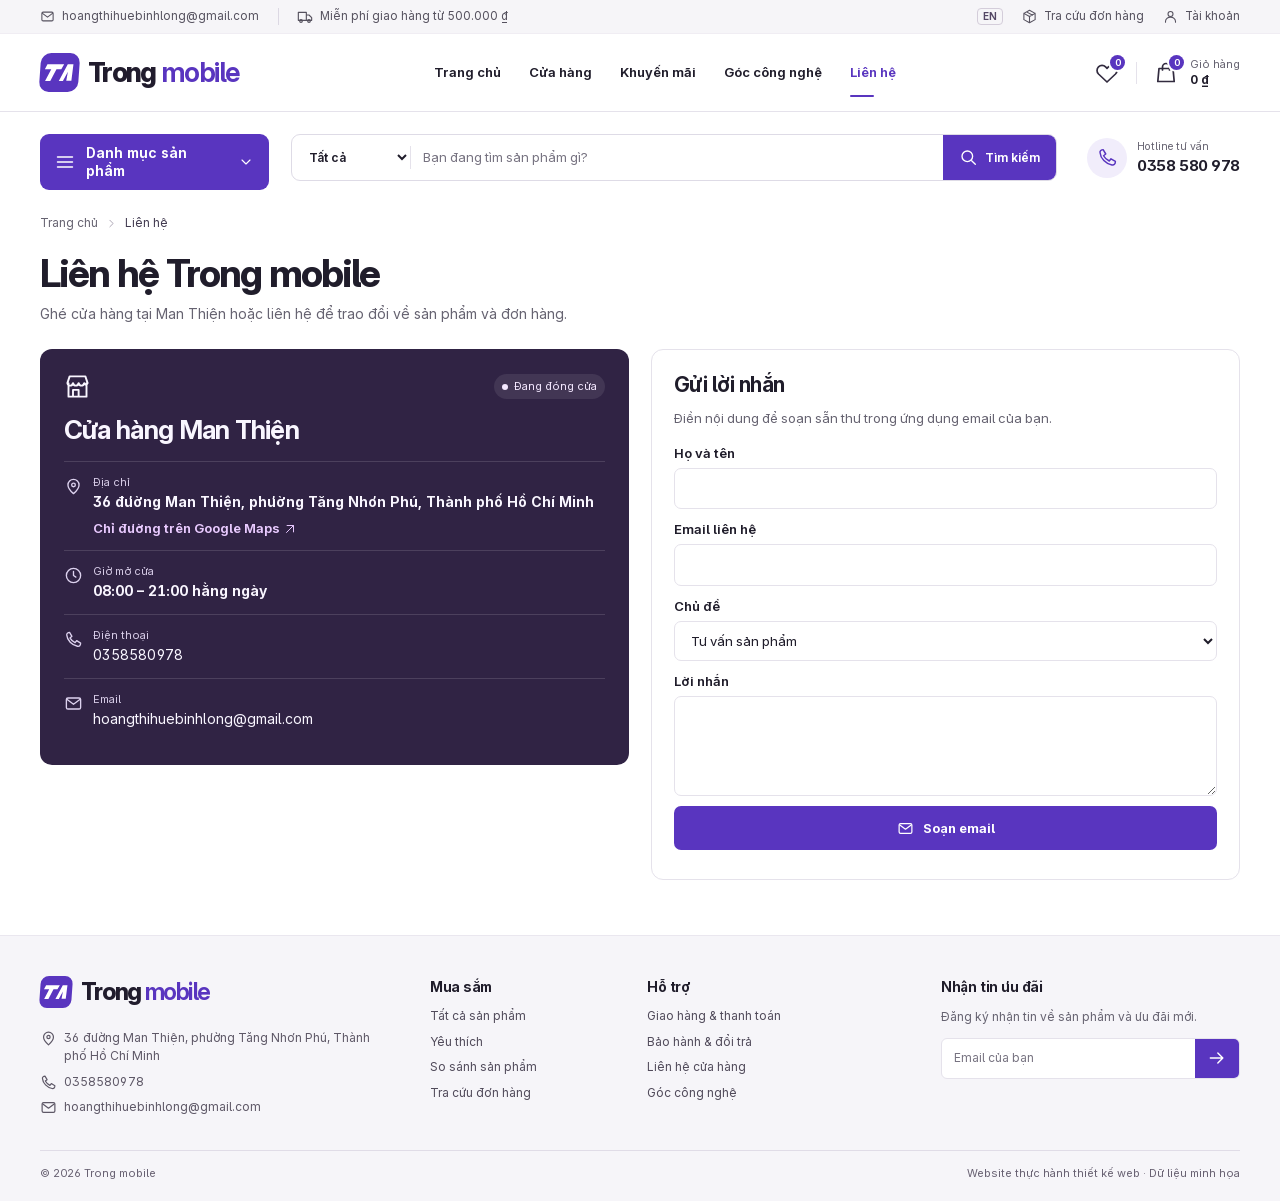
<file: lien-he.html>
<!doctype html>
<html lang="vi">
  <head>
    <meta charset="utf-8">
    <meta name="viewport" content="width=device-width, initial-scale=1">
    <meta name="theme-color" content="#5432b9">
    <meta name="description" content="Liên hệ tại Trong mobile. Điện thoại, laptop, máy tính bảng và phụ kiện công nghệ tại 36 đường Man Thiện, Thành phố Hồ Chí Minh.">
    <title>Liên hệ | Trong mobile</title>
    <link rel="icon" href="Images/trong-mobile.svg" type="image/svg+xml">
    <link rel="stylesheet" href="Styles/giao-dien.css">
    <script src="Scripts/du-lieu.js" defer></script>
    <script src="Scripts/chung.js" defer></script>
    <script src="Scripts/noi-dung.js" defer></script>
    <script src="Scripts/cua-hang.js" defer></script>
    <script src="Scripts/dat-hang.js" defer></script>
    <script src="Scripts/khoi-tao.js" defer></script>
    <script src="Scripts/ngon-ngu.js" defer></script>
  </head>
  <body data-page="contact">
    <a class="skip" href="#main">Đến nội dung chính</a>
    <div id="top">
      <div class="utility">
        <div class="wrap utility-in">
          <a class="top-mail" href="mailto:hoangthihuebinhlong@gmail.com"><svg class="ico" width="15" height="15" viewbox="0 0 24 24" fill="none" stroke="currentColor" stroke-width="1.7" stroke-linecap="round" stroke-linejoin="round" aria-hidden="true"><rect x="3" y="5" width="18" height="14" rx="2"></rect><path d="m4 7 8 6 8-6"></path></svg>hoangthihuebinhlong@gmail.com</a>
          <span class="ship-note"><svg class="ico" width="16" height="16" viewbox="0 0 24 24" fill="none" stroke="currentColor" stroke-width="1.7" stroke-linecap="round" stroke-linejoin="round" aria-hidden="true"><path d="M2 5h12v12H2zm12 4h4l4 4v4h-8"></path><circle cx="6" cy="18" r="2"></circle><circle cx="18" cy="18" r="2"></circle></svg><span class="shipping-long">Miễn phí giao hàng từ 500.000 ₫</span><span class="shipping-short">Miễn phí giao từ 500k</span></span>
          <span class="spacer"></span>
          <button type="button" class="lang-toggle" data-act="lang" aria-label="Switch to English">EN</button>
          <a href="don-hang.html"><svg class="ico" width="15" height="15" viewbox="0 0 24 24" fill="none" stroke="currentColor" stroke-width="1.7" stroke-linecap="round" stroke-linejoin="round" aria-hidden="true"><path d="m3 7 9-5 9 5v10l-9 5-9-5Zm0 0 9 5 9-5M12 12v10m-4-17 9 5"></path></svg>Tra cứu đơn hàng</a>
          <a aria-label="Tài khoản" href="tai-khoan.html"><svg class="ico" width="15" height="15" viewbox="0 0 24 24" fill="none" stroke="currentColor" stroke-width="1.7" stroke-linecap="round" stroke-linejoin="round" aria-hidden="true"><circle cx="12" cy="8" r="4"></circle><path d="M4 21v-1a8 7 0 0 1 16 0v1"></path></svg><span>Tài khoản</span></a>
        </div>
      </div>
      <header class="site-header">
        <div class="wrap header-row">
          <a class="brand" aria-label="Trong mobile – Trang chủ" href="index.html"><span class="brand-mark"><svg viewbox="0 0 42 42" aria-hidden="true"><path fill="currentColor" d="M7.4 12h18l-2.7 5.5h-5.2l-5.8 12.7H6.1l5.8-12.7H5Zm13.5 18.2L29.3 12h6.1l-1 17.9h-5.5l1.1-9.6-4.7 9.9Z"></path></svg></span><span>Trong <b>mobile</b></span></a>
          <nav class="main-nav" aria-label="Điều hướng chính" id="main-nav">
            <a href="index.html">Trang chủ</a>
            <a href="cua-hang.html">Cửa hàng</a>
            <a href="cua-hang.html?sale=1">Khuyến mãi</a>
            <a href="goc-cong-nghe.html">Góc công nghệ</a>
            <a aria-current="page" href="lien-he.html">Liên hệ</a>
          </nav>
          <div class="head-actions">
            <a class="head-icon" aria-label="Danh sách yêu thích" href="yeu-thich.html"><svg class="ico" width="24" height="24" viewbox="0 0 24 24" fill="none" stroke="currentColor" stroke-width="1.7" stroke-linecap="round" stroke-linejoin="round" aria-hidden="true"><path d="M20.5 5.9a5 5 0 0 0-7.1 0L12 7.3l-1.4-1.4a5 5 0 0 0-7.1 7.1L12 21l8.5-8a5 5 0 0 0 0-7.1Z"></path></svg><b id="wish-count"></b></a>
            <span class="head-line"></span>
            <a class="head-cart" aria-label="Mở giỏ hàng" href="gio-hang.html"><span class="head-icon"><svg class="ico" width="24" height="24" viewbox="0 0 24 24" fill="none" stroke="currentColor" stroke-width="1.7" stroke-linecap="round" stroke-linejoin="round" aria-hidden="true"><path d="M5 7.5h14l1.2 13H3.8l1.2-13Z"></path><path d="M8.5 9V6a3.5 3.5 0 0 1 7 0v3"></path></svg><b id="cart-count"></b></span><span class="cart-words">Giỏ hàng<strong id="cart-money">0 ₫</strong></span></a>
            <button class="icon-btn hamburger" data-act="nav" aria-label="Mở trình đơn" aria-controls="main-nav" aria-expanded="false"><svg class="ico" width="20" height="20" viewbox="0 0 24 24" fill="none" stroke="currentColor" stroke-width="1.7" stroke-linecap="round" stroke-linejoin="round" aria-hidden="true"><path d="M3 6h18M3 12h18M3 18h18"></path></svg></button>
          </div>
        </div>
      </header>
    </div>
    <main id="main" tabindex="-1">
      <div class="wrap inner-tools">
        <aside class="category-panel ">
          <button class="department" type="button" aria-expanded="false" aria-controls="category-links" data-act="depart"><svg class="ico" width="20" height="20" viewbox="0 0 24 24" fill="none" stroke="currentColor" stroke-width="1.7" stroke-linecap="round" stroke-linejoin="round" aria-hidden="true"><path d="M3 6h18M3 12h18M3 18h18"></path></svg><span>Danh mục sản phẩm</span><svg class="ico" width="16" height="16" viewbox="0 0 24 24" fill="none" stroke="currentColor" stroke-width="1.7" stroke-linecap="round" stroke-linejoin="round" aria-hidden="true"><path d="m6 9 6 6 6-6"></path></svg></button>
          <div class="cat-links" id="category-links">
            <a href="cua-hang.html"><svg class="ico" width="20" height="20" viewbox="0 0 24 24" fill="none" stroke="currentColor" stroke-width="1.7" stroke-linecap="round" stroke-linejoin="round" aria-hidden="true"><rect x="3" y="3" width="7" height="7" rx="1"></rect><rect x="14" y="3" width="7" height="7" rx="1"></rect><rect x="3" y="14" width="7" height="7" rx="1"></rect><rect x="14" y="14" width="7" height="7" rx="1"></rect></svg><span>Tất cả sản phẩm</span><svg class="ico" width="14" height="14" viewbox="0 0 24 24" fill="none" stroke="currentColor" stroke-width="1.7" stroke-linecap="round" stroke-linejoin="round" aria-hidden="true"><path d="m9 6 6 6-6 6"></path></svg></a>
            <a href="cua-hang.html?cat=dien-thoai"><svg class="ico" width="20" height="20" viewbox="0 0 24 24" fill="none" stroke="currentColor" stroke-width="1.7" stroke-linecap="round" stroke-linejoin="round" aria-hidden="true"><rect x="6.3" y="2.5" width="11.4" height="19" rx="2.5"></rect><path d="M10 5h4m-3 13.5h2"></path></svg><span>Điện thoại</span><svg class="ico" width="14" height="14" viewbox="0 0 24 24" fill="none" stroke="currentColor" stroke-width="1.7" stroke-linecap="round" stroke-linejoin="round" aria-hidden="true"><path d="m9 6 6 6-6 6"></path></svg></a>
            <a href="cua-hang.html?cat=laptop"><svg class="ico" width="20" height="20" viewbox="0 0 24 24" fill="none" stroke="currentColor" stroke-width="1.7" stroke-linecap="round" stroke-linejoin="round" aria-hidden="true"><rect x="4" y="4" width="16" height="12" rx="1.4"></rect><path d="m4 16-2 3h20l-2-3Z"></path></svg><span>Laptop</span><svg class="ico" width="14" height="14" viewbox="0 0 24 24" fill="none" stroke="currentColor" stroke-width="1.7" stroke-linecap="round" stroke-linejoin="round" aria-hidden="true"><path d="m9 6 6 6-6 6"></path></svg></a>
            <a href="cua-hang.html?cat=may-tinh-bang"><svg class="ico" width="20" height="20" viewbox="0 0 24 24" fill="none" stroke="currentColor" stroke-width="1.7" stroke-linecap="round" stroke-linejoin="round" aria-hidden="true"><rect x="4.5" y="2.7" width="15" height="18.6" rx="2.4"></rect><path d="M11 18.5h2"></path></svg><span>Máy tính bảng</span><svg class="ico" width="14" height="14" viewbox="0 0 24 24" fill="none" stroke="currentColor" stroke-width="1.7" stroke-linecap="round" stroke-linejoin="round" aria-hidden="true"><path d="m9 6 6 6-6 6"></path></svg></a>
            <a href="cua-hang.html?cat=dong-ho"><svg class="ico" width="20" height="20" viewbox="0 0 24 24" fill="none" stroke="currentColor" stroke-width="1.7" stroke-linecap="round" stroke-linejoin="round" aria-hidden="true"><rect x="5.8" y="6" width="12.4" height="12" rx="3.5"></rect><path d="m8 6 1-4h6l1 4m-8 12 1 4h6l1-4m-4-9v3l2 1"></path></svg><span>Đồng hồ thông minh</span><svg class="ico" width="14" height="14" viewbox="0 0 24 24" fill="none" stroke="currentColor" stroke-width="1.7" stroke-linecap="round" stroke-linejoin="round" aria-hidden="true"><path d="m9 6 6 6-6 6"></path></svg></a>
            <a href="cua-hang.html?cat=tai-nghe"><svg class="ico" width="20" height="20" viewbox="0 0 24 24" fill="none" stroke="currentColor" stroke-width="1.7" stroke-linecap="round" stroke-linejoin="round" aria-hidden="true"><path d="M3 14v-2a9 9 0 0 1 18 0v2"></path><rect x="3" y="12" width="4.4" height="8" rx="2"></rect><rect x="16.6" y="12" width="4.4" height="8" rx="2"></rect></svg><span>Tai nghe</span><svg class="ico" width="14" height="14" viewbox="0 0 24 24" fill="none" stroke="currentColor" stroke-width="1.7" stroke-linecap="round" stroke-linejoin="round" aria-hidden="true"><path d="m9 6 6 6-6 6"></path></svg></a>
            <a href="cua-hang.html?cat=phu-kien"><svg class="ico" width="20" height="20" viewbox="0 0 24 24" fill="none" stroke="currentColor" stroke-width="1.7" stroke-linecap="round" stroke-linejoin="round" aria-hidden="true"><path d="M8 2v5m8-5v5M6 7h12v3a6 6 0 0 1-12 0Zm6 9v3a2 2 0 0 0 2 2h2"></path></svg><span>Phụ kiện</span><svg class="ico" width="14" height="14" viewbox="0 0 24 24" fill="none" stroke="currentColor" stroke-width="1.7" stroke-linecap="round" stroke-linejoin="round" aria-hidden="true"><path d="m9 6 6 6-6 6"></path></svg></a>
            <a class="deal-link" href="cua-hang.html?sale=1"><svg class="ico" width="20" height="20" viewbox="0 0 24 24" fill="none" stroke="currentColor" stroke-width="1.7" stroke-linecap="round" stroke-linejoin="round" aria-hidden="true"><path d="M4 4h8l9 9-8 8-9-9Z"></path><circle cx="8" cy="8" r="1"></circle></svg><span>Sản phẩm giảm giá</span><svg class="ico" width="14" height="14" viewbox="0 0 24 24" fill="none" stroke="currentColor" stroke-width="1.7" stroke-linecap="round" stroke-linejoin="round" aria-hidden="true"><path d="m9 6 6 6-6 6"></path></svg></a>
          </div>
        </aside>
        <div class="search-row">
          <form class="site-search" id="site-search" role="search" autocomplete="off">
            <select aria-label="Danh mục tìm kiếm" name="cat"><option value="">Tất cả</option><option value="dien-thoai">Điện thoại</option><option value="laptop">Laptop</option><option value="may-tinh-bang">Máy tính bảng</option><option value="dong-ho">Đồng hồ thông minh</option><option value="tai-nghe">Tai nghe</option><option value="phu-kien">Phụ kiện</option></select>
            <input type="search" name="q" aria-label="Từ khóa tìm sản phẩm" placeholder="Bạn đang tìm sản phẩm gì?" value="" maxlength="100">
            <button class="search-submit" type="submit"><svg class="ico" width="19" height="19" viewbox="0 0 24 24" fill="none" stroke="currentColor" stroke-width="1.7" stroke-linecap="round" stroke-linejoin="round" aria-hidden="true"><circle cx="10.5" cy="10.5" r="6.7"></circle><path d="m16 16 4.6 4.6"></path></svg><span>Tìm kiếm</span></button>
            <div class="suggestions" id="suggestions" hidden></div>
          </form>
          <a class="hotline" href="tel:0358580978"><span><svg class="ico" width="21" height="21" viewbox="0 0 24 24" fill="none" stroke="currentColor" stroke-width="1.7" stroke-linecap="round" stroke-linejoin="round" aria-hidden="true"><path d="m7 3 3 5-2.5 2A14 14 0 0 0 14 16l2-2.5 5 3c0 3-1.5 4.5-4 4C10 19 4 13 3.5 6.5 3 4.5 5 3 7 3Z"></path></svg></span><div><small>Hotline tư vấn</small><strong>0358 580 978</strong></div></a>
        </div>
      </div>
      <div class="wrap inner-page">
        <nav aria-label="Đường dẫn" class="crumbs">
          <a href="index.html">Trang chủ</a>
          <svg class="ico" width="13" height="13" viewbox="0 0 24 24" fill="none" stroke="currentColor" stroke-width="1.7" stroke-linecap="round" stroke-linejoin="round" aria-hidden="true"><path d="m9 6 6 6-6 6"></path></svg>
          <span aria-current="page">Liên hệ</span>
        </nav>
        <div class="page-title">
          <h1>Liên hệ Trong mobile</h1>
          <p>Ghé cửa hàng tại Man Thiện hoặc liên hệ để trao đổi về sản phẩm và đơn hàng.</p>
        </div>
        <div class="contact-grid">
          <section class="store-panel">
            <div class="store-top">
              <svg class="ico" width="27" height="27" viewbox="0 0 24 24" fill="none" stroke="currentColor" stroke-width="1.7" stroke-linecap="round" stroke-linejoin="round" aria-hidden="true"><path d="m3 9 2-6h14l2 6M4 9v12h16V9M3 9c1 3 4 3 5 0 1 3 4 3 5 0 1 3 4 3 5 0 1 2 2 2 3 0M8 21v-6h5v6"></path></svg>
              <span class="store-open"><i></i>Đang mở cửa</span>
            </div>
            <h2>Cửa hàng Man Thiện</h2>
            <div class="store-item">
              <svg class="ico" width="19" height="19" viewbox="0 0 24 24" fill="none" stroke="currentColor" stroke-width="1.7" stroke-linecap="round" stroke-linejoin="round" aria-hidden="true"><path d="M19 10c0 5-7 11-7 11S5 15 5 10a7 7 0 1 1 14 0Z"></path><circle cx="12" cy="10" r="2.3"></circle></svg>
              <div>
                <small>Địa chỉ</small>
                <strong>36 đường Man Thiện, phường Tăng Nhơn Phú, Thành phố Hồ Chí Minh</strong>
                <a class="text-link" href="https://www.google.com/maps/search/?api=1&amp;query=36%20%C4%91%C6%B0%E1%BB%9Dng%20Man%20Thi%E1%BB%87n%2C%20ph%C6%B0%E1%BB%9Dng%20T%C4%83ng%20Nh%C6%A1n%20Ph%C3%BA%2C%20Th%C3%A0nh%20ph%E1%BB%91%20H%E1%BB%93%20Ch%C3%AD%20Minh" target="_blank" rel="noopener">Chỉ đường trên Google Maps <svg class="ico" width="14" height="14" viewbox="0 0 24 24" fill="none" stroke="currentColor" stroke-width="1.7" stroke-linecap="round" stroke-linejoin="round" aria-hidden="true"><path d="M6 18 18 6M7 6h11v11"></path></svg></a>
              </div>
            </div>
            <div class="store-item">
              <svg class="ico" width="19" height="19" viewbox="0 0 24 24" fill="none" stroke="currentColor" stroke-width="1.7" stroke-linecap="round" stroke-linejoin="round" aria-hidden="true"><circle cx="12" cy="12" r="9"></circle><path d="M12 7v5l3 2"></path></svg>
              <div>
                <small>Giờ mở cửa</small>
                <strong>08:00 – 21:00 hằng ngày</strong>
              </div>
            </div>
            <div class="store-item">
              <svg class="ico" width="19" height="19" viewbox="0 0 24 24" fill="none" stroke="currentColor" stroke-width="1.7" stroke-linecap="round" stroke-linejoin="round" aria-hidden="true"><path d="m7 3 3 5-2.5 2A14 14 0 0 0 14 16l2-2.5 5 3c0 3-1.5 4.5-4 4C10 19 4 13 3.5 6.5 3 4.5 5 3 7 3Z"></path></svg>
              <div>
                <small>Điện thoại</small>
                <a href="tel:0358580978">0358580978</a>
              </div>
            </div>
            <div class="store-item">
              <svg class="ico" width="19" height="19" viewbox="0 0 24 24" fill="none" stroke="currentColor" stroke-width="1.7" stroke-linecap="round" stroke-linejoin="round" aria-hidden="true"><rect x="3" y="5" width="18" height="14" rx="2"></rect><path d="m4 7 8 6 8-6"></path></svg>
              <div>
                <small>Email</small>
                <a href="mailto:hoangthihuebinhlong@gmail.com">hoangthihuebinhlong@gmail.com</a>
              </div>
            </div>
          </section>
          <section class="form-panel">
            <h2>Gửi lời nhắn</h2>
            <p class="form-intro">Điền nội dung để soạn sẵn thư trong ứng dụng email của bạn.</p>
            <form class="form-stack" id="contact-form">
              <label>Họ và tên<input name="name" required maxlength="80"></label>
              <label>Email liên hệ<input name="email" type="email" required maxlength="120"></label>
              <label>Chủ đề<select name="subject"><option>Tư vấn sản phẩm</option><option>Hỏi về đơn hàng</option><option>Bảo hành và đổi trả</option><option>Góp ý khác</option></select></label>
              <label>Lời nhắn<textarea name="message" rows="4" required maxlength="1800"></textarea></label>
              <button class="btn primary" type="submit"><svg class="ico" width="17" height="17" viewbox="0 0 24 24" fill="none" stroke="currentColor" stroke-width="1.7" stroke-linecap="round" stroke-linejoin="round" aria-hidden="true"><rect x="3" y="5" width="18" height="14" rx="2"></rect><path d="m4 7 8 6 8-6"></path></svg>Soạn email</button>
              <p id="contact-status" role="status"></p>
            </form>
          </section>
        </div>
      </div>
    </main>
    <div id="bottom">
      <footer class="footer">
        <div class="wrap footer-grid">
          <div>
            <a class="brand" aria-label="Trong mobile – Trang chủ" href="index.html"><span class="brand-mark"><svg viewbox="0 0 42 42" aria-hidden="true"><path fill="currentColor" d="M7.4 12h18l-2.7 5.5h-5.2l-5.8 12.7H6.1l5.8-12.7H5Zm13.5 18.2L29.3 12h6.1l-1 17.9h-5.5l1.1-9.6-4.7 9.9Z"></path></svg></span><span>Trong <b>mobile</b></span></a>
            <address>
              <span><svg class="ico" width="17" height="17" viewbox="0 0 24 24" fill="none" stroke="currentColor" stroke-width="1.7" stroke-linecap="round" stroke-linejoin="round" aria-hidden="true"><path d="M19 10c0 5-7 11-7 11S5 15 5 10a7 7 0 1 1 14 0Z"></path><circle cx="12" cy="10" r="2.3"></circle></svg>36 đường Man Thiện, phường Tăng Nhơn Phú, Thành phố Hồ Chí Minh</span>
              <a href="tel:0358580978"><svg class="ico" width="17" height="17" viewbox="0 0 24 24" fill="none" stroke="currentColor" stroke-width="1.7" stroke-linecap="round" stroke-linejoin="round" aria-hidden="true"><path d="m7 3 3 5-2.5 2A14 14 0 0 0 14 16l2-2.5 5 3c0 3-1.5 4.5-4 4C10 19 4 13 3.5 6.5 3 4.5 5 3 7 3Z"></path></svg>0358580978</a>
              <a href="mailto:hoangthihuebinhlong@gmail.com"><svg class="ico" width="17" height="17" viewbox="0 0 24 24" fill="none" stroke="currentColor" stroke-width="1.7" stroke-linecap="round" stroke-linejoin="round" aria-hidden="true"><rect x="3" y="5" width="18" height="14" rx="2"></rect><path d="m4 7 8 6 8-6"></path></svg>hoangthihuebinhlong@gmail.com</a>
            </address>
          </div>
          <div>
            <h3>Mua sắm</h3>
            <a href="cua-hang.html">Tất cả sản phẩm</a>
            <a href="yeu-thich.html">Yêu thích</a>
            <a href="so-sanh.html">So sánh sản phẩm</a>
            <a href="don-hang.html">Tra cứu đơn hàng</a>
          </div>
          <div>
            <h3>Hỗ trợ</h3>
            <a href="chinh-sach.html#giao-hang">Giao hàng &amp; thanh toán</a>
            <a href="chinh-sach.html#bao-hanh">Bảo hành &amp; đổi trả</a>
            <a href="lien-he.html">Liên hệ cửa hàng</a>
            <a href="goc-cong-nghe.html">Góc công nghệ</a>
          </div>
          <div>
            <h3>Nhận tin ưu đãi</h3>
            <p>Đăng ký nhận tin về sản phẩm và ưu đãi mới.</p>
            <form id="newsletter">
              <label class="sr" for="news-email">Email nhận tin</label>
              <input id="news-email" name="email" type="email" placeholder="Email của bạn" maxlength="100" required>
              <button aria-label="Đăng ký nhận tin" title="Đăng ký nhận tin"><svg class="ico" width="20" height="20" viewbox="0 0 24 24" fill="none" stroke="currentColor" stroke-width="1.7" stroke-linecap="round" stroke-linejoin="round" aria-hidden="true"><path d="M4 12h15m-6-6 6 6-6 6"></path></svg></button>
            </form>
            <small id="news-status" role="status"></small>
          </div>
        </div>
        <div class="wrap footer-bottom">
          <span>© 2026 Trong mobile</span>
          <span>Website thực hành thiết kế web · Dữ liệu minh họa</span>
        </div>
      </footer>
    </div>
    <div id="notice" class="notice" role="status" aria-live="polite" hidden></div>
    <noscript>Vui lòng bật JavaScript để sử dụng giỏ hàng và bộ lọc của Trong mobile. Liên hệ cửa hàng qua số 0358580978.</noscript>
  </body>
</html>
</file>
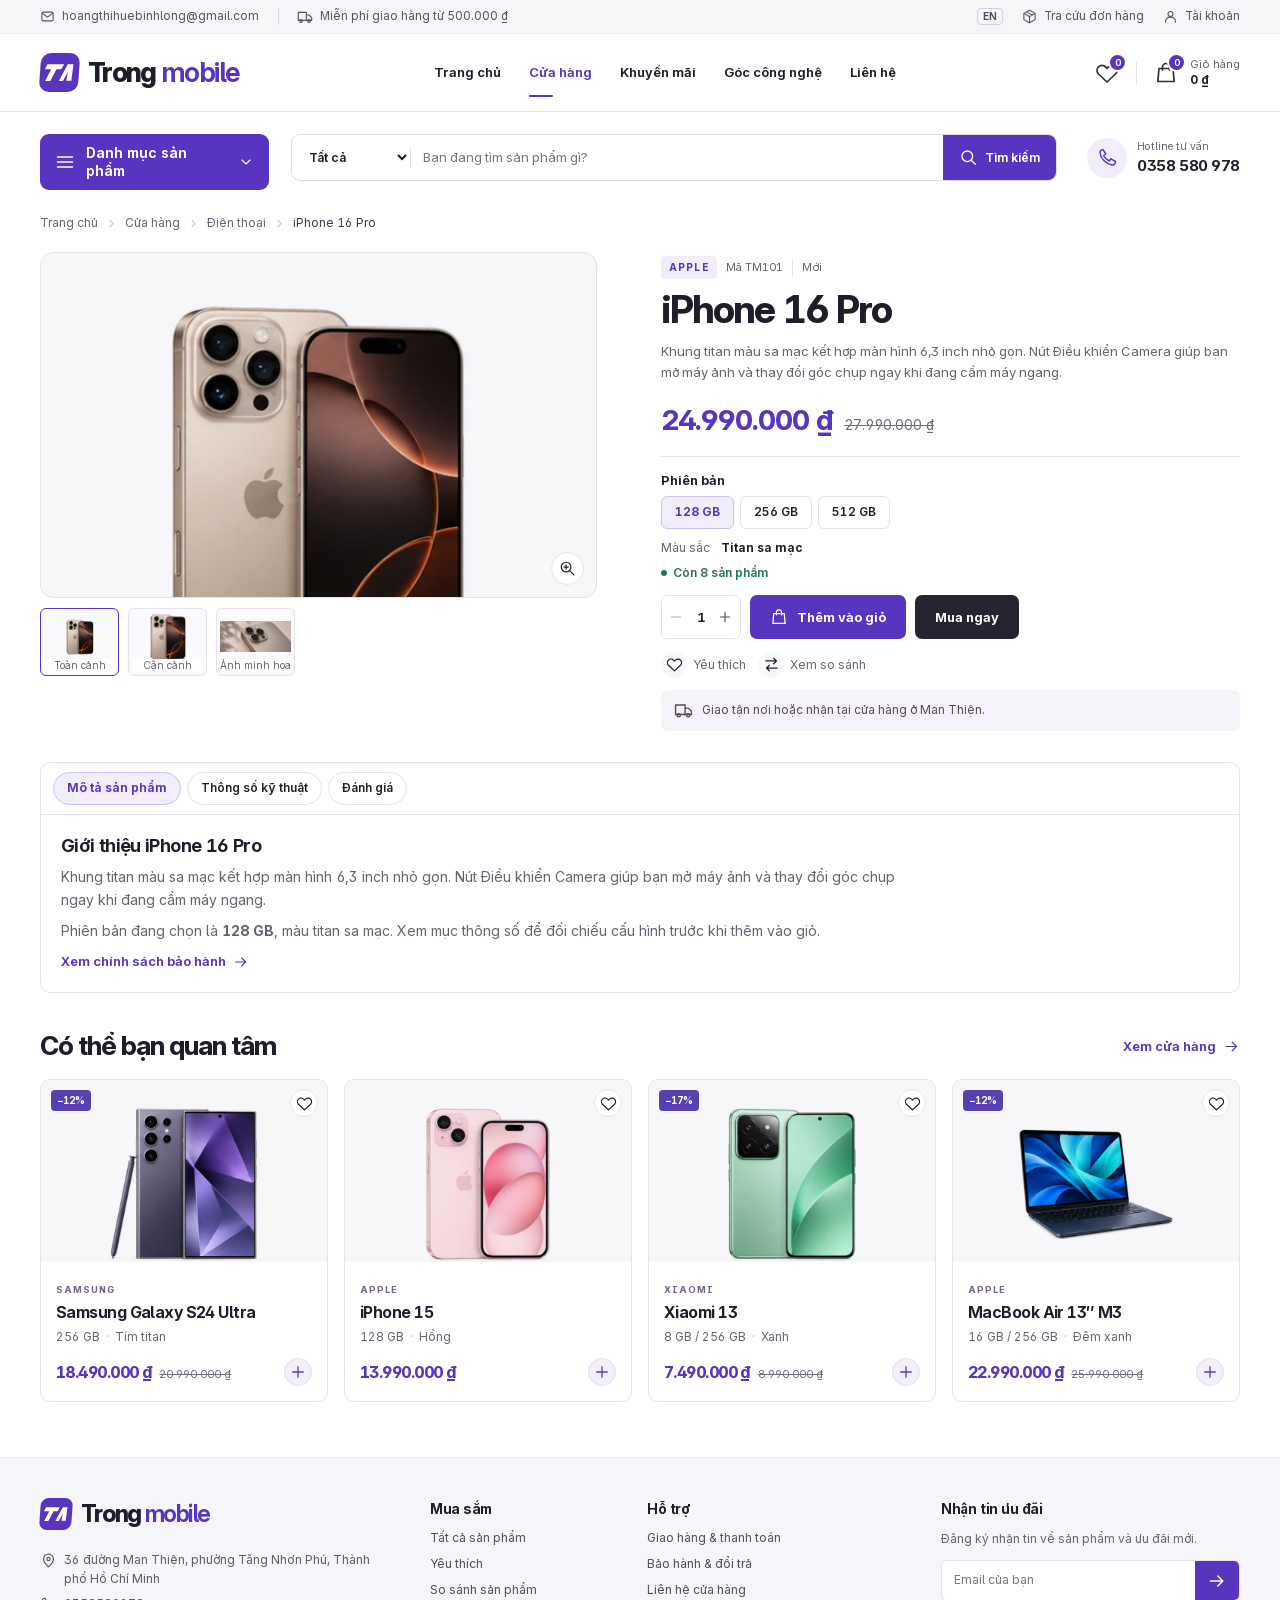
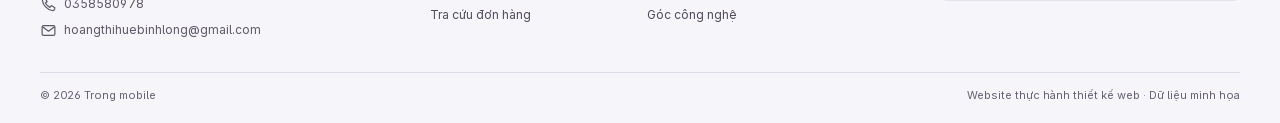
<file: san-pham.html>
<!doctype html>
<html lang="vi">
  <head>
    <meta charset="utf-8">
    <meta name="viewport" content="width=device-width, initial-scale=1">
    <meta name="theme-color" content="#5432b9">
    <meta name="description" content="Chi tiết sản phẩm tại Trong mobile. Điện thoại, laptop, máy tính bảng và phụ kiện công nghệ tại 36 đường Man Thiện, Thành phố Hồ Chí Minh.">
    <title>Chi tiết sản phẩm | Trong mobile</title>
    <link rel="icon" href="Images/trong-mobile.svg" type="image/svg+xml">
    <link rel="stylesheet" href="Styles/giao-dien.css">
    <script src="Scripts/du-lieu.js" defer></script>
    <script src="Scripts/chung.js" defer></script>
    <script src="Scripts/noi-dung.js" defer></script>
    <script src="Scripts/cua-hang.js" defer></script>
    <script src="Scripts/dat-hang.js" defer></script>
    <script src="Scripts/khoi-tao.js" defer></script>
    <script src="Scripts/ngon-ngu.js" defer></script>
  </head>
  <body data-page="product">
    <a class="skip" href="#main">Đến nội dung chính</a>
    <div id="top">
      <div class="utility">
        <div class="wrap utility-in">
          <a class="top-mail" href="mailto:hoangthihuebinhlong@gmail.com"><svg class="ico" width="15" height="15" viewbox="0 0 24 24" fill="none" stroke="currentColor" stroke-width="1.7" stroke-linecap="round" stroke-linejoin="round" aria-hidden="true"><rect x="3" y="5" width="18" height="14" rx="2"></rect><path d="m4 7 8 6 8-6"></path></svg>hoangthihuebinhlong@gmail.com</a>
          <span class="ship-note"><svg class="ico" width="16" height="16" viewbox="0 0 24 24" fill="none" stroke="currentColor" stroke-width="1.7" stroke-linecap="round" stroke-linejoin="round" aria-hidden="true"><path d="M2 5h12v12H2zm12 4h4l4 4v4h-8"></path><circle cx="6" cy="18" r="2"></circle><circle cx="18" cy="18" r="2"></circle></svg><span class="shipping-long">Miễn phí giao hàng từ 500.000 ₫</span><span class="shipping-short">Miễn phí giao từ 500k</span></span>
          <span class="spacer"></span>
          <button type="button" class="lang-toggle" data-act="lang" aria-label="Switch to English">EN</button>
          <a href="don-hang.html"><svg class="ico" width="15" height="15" viewbox="0 0 24 24" fill="none" stroke="currentColor" stroke-width="1.7" stroke-linecap="round" stroke-linejoin="round" aria-hidden="true"><path d="m3 7 9-5 9 5v10l-9 5-9-5Zm0 0 9 5 9-5M12 12v10m-4-17 9 5"></path></svg>Tra cứu đơn hàng</a>
          <a aria-label="Tài khoản" href="tai-khoan.html"><svg class="ico" width="15" height="15" viewbox="0 0 24 24" fill="none" stroke="currentColor" stroke-width="1.7" stroke-linecap="round" stroke-linejoin="round" aria-hidden="true"><circle cx="12" cy="8" r="4"></circle><path d="M4 21v-1a8 7 0 0 1 16 0v1"></path></svg><span>Tài khoản</span></a>
        </div>
      </div>
      <header class="site-header">
        <div class="wrap header-row">
          <a class="brand" aria-label="Trong mobile – Trang chủ" href="index.html"><span class="brand-mark"><svg viewbox="0 0 42 42" aria-hidden="true"><path fill="currentColor" d="M7.4 12h18l-2.7 5.5h-5.2l-5.8 12.7H6.1l5.8-12.7H5Zm13.5 18.2L29.3 12h6.1l-1 17.9h-5.5l1.1-9.6-4.7 9.9Z"></path></svg></span><span>Trong <b>mobile</b></span></a>
          <nav class="main-nav" aria-label="Điều hướng chính" id="main-nav">
            <a href="index.html">Trang chủ</a>
            <a aria-current="page" href="cua-hang.html">Cửa hàng</a>
            <a href="cua-hang.html?sale=1">Khuyến mãi</a>
            <a href="goc-cong-nghe.html">Góc công nghệ</a>
            <a href="lien-he.html">Liên hệ</a>
          </nav>
          <div class="head-actions">
            <a class="head-icon" aria-label="Danh sách yêu thích" href="yeu-thich.html"><svg class="ico" width="24" height="24" viewbox="0 0 24 24" fill="none" stroke="currentColor" stroke-width="1.7" stroke-linecap="round" stroke-linejoin="round" aria-hidden="true"><path d="M20.5 5.9a5 5 0 0 0-7.1 0L12 7.3l-1.4-1.4a5 5 0 0 0-7.1 7.1L12 21l8.5-8a5 5 0 0 0 0-7.1Z"></path></svg><b id="wish-count"></b></a>
            <span class="head-line"></span>
            <a class="head-cart" aria-label="Mở giỏ hàng" href="gio-hang.html"><span class="head-icon"><svg class="ico" width="24" height="24" viewbox="0 0 24 24" fill="none" stroke="currentColor" stroke-width="1.7" stroke-linecap="round" stroke-linejoin="round" aria-hidden="true"><path d="M5 7.5h14l1.2 13H3.8l1.2-13Z"></path><path d="M8.5 9V6a3.5 3.5 0 0 1 7 0v3"></path></svg><b id="cart-count"></b></span><span class="cart-words">Giỏ hàng<strong id="cart-money">0 ₫</strong></span></a>
            <button class="icon-btn hamburger" data-act="nav" aria-label="Mở trình đơn" aria-controls="main-nav" aria-expanded="false"><svg class="ico" width="20" height="20" viewbox="0 0 24 24" fill="none" stroke="currentColor" stroke-width="1.7" stroke-linecap="round" stroke-linejoin="round" aria-hidden="true"><path d="M3 6h18M3 12h18M3 18h18"></path></svg></button>
          </div>
        </div>
      </header>
    </div>
    <main id="main" tabindex="-1">
      <div class="wrap inner-tools">
        <aside class="category-panel ">
          <button class="department" type="button" aria-expanded="false" aria-controls="category-links" data-act="depart"><svg class="ico" width="20" height="20" viewbox="0 0 24 24" fill="none" stroke="currentColor" stroke-width="1.7" stroke-linecap="round" stroke-linejoin="round" aria-hidden="true"><path d="M3 6h18M3 12h18M3 18h18"></path></svg><span>Danh mục sản phẩm</span><svg class="ico" width="16" height="16" viewbox="0 0 24 24" fill="none" stroke="currentColor" stroke-width="1.7" stroke-linecap="round" stroke-linejoin="round" aria-hidden="true"><path d="m6 9 6 6 6-6"></path></svg></button>
          <div class="cat-links" id="category-links">
            <a href="cua-hang.html"><svg class="ico" width="20" height="20" viewbox="0 0 24 24" fill="none" stroke="currentColor" stroke-width="1.7" stroke-linecap="round" stroke-linejoin="round" aria-hidden="true"><rect x="3" y="3" width="7" height="7" rx="1"></rect><rect x="14" y="3" width="7" height="7" rx="1"></rect><rect x="3" y="14" width="7" height="7" rx="1"></rect><rect x="14" y="14" width="7" height="7" rx="1"></rect></svg><span>Tất cả sản phẩm</span><svg class="ico" width="14" height="14" viewbox="0 0 24 24" fill="none" stroke="currentColor" stroke-width="1.7" stroke-linecap="round" stroke-linejoin="round" aria-hidden="true"><path d="m9 6 6 6-6 6"></path></svg></a>
            <a href="cua-hang.html?cat=dien-thoai"><svg class="ico" width="20" height="20" viewbox="0 0 24 24" fill="none" stroke="currentColor" stroke-width="1.7" stroke-linecap="round" stroke-linejoin="round" aria-hidden="true"><rect x="6.3" y="2.5" width="11.4" height="19" rx="2.5"></rect><path d="M10 5h4m-3 13.5h2"></path></svg><span>Điện thoại</span><svg class="ico" width="14" height="14" viewbox="0 0 24 24" fill="none" stroke="currentColor" stroke-width="1.7" stroke-linecap="round" stroke-linejoin="round" aria-hidden="true"><path d="m9 6 6 6-6 6"></path></svg></a>
            <a href="cua-hang.html?cat=laptop"><svg class="ico" width="20" height="20" viewbox="0 0 24 24" fill="none" stroke="currentColor" stroke-width="1.7" stroke-linecap="round" stroke-linejoin="round" aria-hidden="true"><rect x="4" y="4" width="16" height="12" rx="1.4"></rect><path d="m4 16-2 3h20l-2-3Z"></path></svg><span>Laptop</span><svg class="ico" width="14" height="14" viewbox="0 0 24 24" fill="none" stroke="currentColor" stroke-width="1.7" stroke-linecap="round" stroke-linejoin="round" aria-hidden="true"><path d="m9 6 6 6-6 6"></path></svg></a>
            <a href="cua-hang.html?cat=may-tinh-bang"><svg class="ico" width="20" height="20" viewbox="0 0 24 24" fill="none" stroke="currentColor" stroke-width="1.7" stroke-linecap="round" stroke-linejoin="round" aria-hidden="true"><rect x="4.5" y="2.7" width="15" height="18.6" rx="2.4"></rect><path d="M11 18.5h2"></path></svg><span>Máy tính bảng</span><svg class="ico" width="14" height="14" viewbox="0 0 24 24" fill="none" stroke="currentColor" stroke-width="1.7" stroke-linecap="round" stroke-linejoin="round" aria-hidden="true"><path d="m9 6 6 6-6 6"></path></svg></a>
            <a href="cua-hang.html?cat=dong-ho"><svg class="ico" width="20" height="20" viewbox="0 0 24 24" fill="none" stroke="currentColor" stroke-width="1.7" stroke-linecap="round" stroke-linejoin="round" aria-hidden="true"><rect x="5.8" y="6" width="12.4" height="12" rx="3.5"></rect><path d="m8 6 1-4h6l1 4m-8 12 1 4h6l1-4m-4-9v3l2 1"></path></svg><span>Đồng hồ thông minh</span><svg class="ico" width="14" height="14" viewbox="0 0 24 24" fill="none" stroke="currentColor" stroke-width="1.7" stroke-linecap="round" stroke-linejoin="round" aria-hidden="true"><path d="m9 6 6 6-6 6"></path></svg></a>
            <a href="cua-hang.html?cat=tai-nghe"><svg class="ico" width="20" height="20" viewbox="0 0 24 24" fill="none" stroke="currentColor" stroke-width="1.7" stroke-linecap="round" stroke-linejoin="round" aria-hidden="true"><path d="M3 14v-2a9 9 0 0 1 18 0v2"></path><rect x="3" y="12" width="4.4" height="8" rx="2"></rect><rect x="16.6" y="12" width="4.4" height="8" rx="2"></rect></svg><span>Tai nghe</span><svg class="ico" width="14" height="14" viewbox="0 0 24 24" fill="none" stroke="currentColor" stroke-width="1.7" stroke-linecap="round" stroke-linejoin="round" aria-hidden="true"><path d="m9 6 6 6-6 6"></path></svg></a>
            <a href="cua-hang.html?cat=phu-kien"><svg class="ico" width="20" height="20" viewbox="0 0 24 24" fill="none" stroke="currentColor" stroke-width="1.7" stroke-linecap="round" stroke-linejoin="round" aria-hidden="true"><path d="M8 2v5m8-5v5M6 7h12v3a6 6 0 0 1-12 0Zm6 9v3a2 2 0 0 0 2 2h2"></path></svg><span>Phụ kiện</span><svg class="ico" width="14" height="14" viewbox="0 0 24 24" fill="none" stroke="currentColor" stroke-width="1.7" stroke-linecap="round" stroke-linejoin="round" aria-hidden="true"><path d="m9 6 6 6-6 6"></path></svg></a>
            <a class="deal-link" href="cua-hang.html?sale=1"><svg class="ico" width="20" height="20" viewbox="0 0 24 24" fill="none" stroke="currentColor" stroke-width="1.7" stroke-linecap="round" stroke-linejoin="round" aria-hidden="true"><path d="M4 4h8l9 9-8 8-9-9Z"></path><circle cx="8" cy="8" r="1"></circle></svg><span>Sản phẩm giảm giá</span><svg class="ico" width="14" height="14" viewbox="0 0 24 24" fill="none" stroke="currentColor" stroke-width="1.7" stroke-linecap="round" stroke-linejoin="round" aria-hidden="true"><path d="m9 6 6 6-6 6"></path></svg></a>
          </div>
        </aside>
        <div class="search-row">
          <form class="site-search" id="site-search" role="search" autocomplete="off">
            <select aria-label="Danh mục tìm kiếm" name="cat"><option value="">Tất cả</option><option value="dien-thoai">Điện thoại</option><option value="laptop">Laptop</option><option value="may-tinh-bang">Máy tính bảng</option><option value="dong-ho">Đồng hồ thông minh</option><option value="tai-nghe">Tai nghe</option><option value="phu-kien">Phụ kiện</option></select>
            <input type="search" name="q" aria-label="Từ khóa tìm sản phẩm" placeholder="Bạn đang tìm sản phẩm gì?" value="" maxlength="100">
            <button class="search-submit" type="submit"><svg class="ico" width="19" height="19" viewbox="0 0 24 24" fill="none" stroke="currentColor" stroke-width="1.7" stroke-linecap="round" stroke-linejoin="round" aria-hidden="true"><circle cx="10.5" cy="10.5" r="6.7"></circle><path d="m16 16 4.6 4.6"></path></svg><span>Tìm kiếm</span></button>
            <div class="suggestions" id="suggestions" hidden></div>
          </form>
          <a class="hotline" href="tel:0358580978"><span><svg class="ico" width="21" height="21" viewbox="0 0 24 24" fill="none" stroke="currentColor" stroke-width="1.7" stroke-linecap="round" stroke-linejoin="round" aria-hidden="true"><path d="m7 3 3 5-2.5 2A14 14 0 0 0 14 16l2-2.5 5 3c0 3-1.5 4.5-4 4C10 19 4 13 3.5 6.5 3 4.5 5 3 7 3Z"></path></svg></span><div><small>Hotline tư vấn</small><strong>0358 580 978</strong></div></a>
        </div>
      </div>
      <div class="wrap inner-page">
        <nav aria-label="Đường dẫn" class="crumbs">
          <a href="index.html">Trang chủ</a>
          <svg class="ico" width="13" height="13" viewbox="0 0 24 24" fill="none" stroke="currentColor" stroke-width="1.7" stroke-linecap="round" stroke-linejoin="round" aria-hidden="true"><path d="m9 6 6 6-6 6"></path></svg>
          <a href="cua-hang.html">Cửa hàng</a>
          <svg class="ico" width="13" height="13" viewbox="0 0 24 24" fill="none" stroke="currentColor" stroke-width="1.7" stroke-linecap="round" stroke-linejoin="round" aria-hidden="true"><path d="m9 6 6 6-6 6"></path></svg>
          <a href="cua-hang.html?cat=dien-thoai">Điện thoại</a>
          <svg class="ico" width="13" height="13" viewbox="0 0 24 24" fill="none" stroke="currentColor" stroke-width="1.7" stroke-linecap="round" stroke-linejoin="round" aria-hidden="true"><path d="m9 6 6 6-6 6"></path></svg>
          <span aria-current="page">iPhone 16 Pro</span>
        </nav>
        <div class="detail-layout">
          <div id="gallery">
            <div class="gallery-main  ">
              <button type="button" data-act="zoom" aria-label="Phóng to ảnh iPhone 16 Pro"><img class="" src="Images/iphone-16-pro.webp" alt="iPhone 16 Pro – Toàn cảnh" loading="eager" decoding="async"><span><svg class="ico" width="17" height="17" viewbox="0 0 24 24" fill="none" stroke="currentColor" stroke-width="1.7" stroke-linecap="round" stroke-linejoin="round" aria-hidden="true"><circle cx="10" cy="10" r="6.8"></circle><path d="m15 15 6 6m-11-14v6m-3-3h6"></path></svg></span></button>
            </div>
            <div class="gallery-thumbs">
              <button data-act="photo" data-index="0" aria-label="Toàn cảnh" aria-pressed="true" class=""><img class="" src="Images/iphone-16-pro.webp" alt="" loading="lazy" decoding="async"><span>Toàn cảnh</span></button>
              <button data-act="photo" data-index="1" aria-label="Cận cảnh" aria-pressed="false" class="zoomed"><img class="" src="Images/iphone-16-pro.webp" alt="" loading="lazy" decoding="async"><span>Cận cảnh</span></button>
              <button data-act="photo" data-index="2" aria-label="Ảnh minh họa" aria-pressed="false" class=""><img class="" src="Images/story-phone.webp" alt="" loading="lazy" decoding="async"><span>Ảnh minh họa</span></button>
            </div>
          </div>
          <section class="detail-copy">
            <div class="detail-meta">
              <span class="eyebrow">Apple</span>
              <span>Mã TM101</span>
              <span>Mới</span>
            </div>
            <h1>iPhone 16 Pro</h1>
            <p class="detail-intro">Khung titan màu sa mạc kết hợp màn hình 6,3 inch nhỏ gọn. Nút Điều khiển Camera giúp bạn mở máy ảnh và thay đổi góc chụp ngay khi đang cầm máy ngang.</p>
            <div id="buy-box">
              <div class="detail-price">
                <strong class="price">24.990.000 ₫</strong>
                <s>27.990.000 ₫</s>
              </div>
              <div class="detail-options">
                <span class="field-name">Phiên bản</span>
                <div class="pills">
                  <button type="button" data-act="version" data-index="0" aria-pressed="true">128 GB</button>
                  <button type="button" data-act="version" data-index="1" aria-pressed="false">256 GB</button>
                  <button type="button" data-act="version" data-index="2" aria-pressed="false">512 GB</button>
                </div>
                <p class="color-label">Màu sắc <strong>Titan sa mạc</strong></p>
                <span class="stock "><i></i>Còn 8 sản phẩm</span>
              </div>
              <div class="purchase-controls">
                <div class="stepper">
                  <button type="button" data-act="qty" data-dir="-1" aria-label="Giảm số lượng" disabled><svg class="ico" width="16" height="16" viewbox="0 0 24 24" fill="none" stroke="currentColor" stroke-width="1.7" stroke-linecap="round" stroke-linejoin="round" aria-hidden="true"><path d="M5 12h14"></path></svg></button>
                  <output aria-label="Số lượng">1</output>
                  <button type="button" data-act="qty" data-dir="1" aria-label="Tăng số lượng"><svg class="ico" width="16" height="16" viewbox="0 0 24 24" fill="none" stroke="currentColor" stroke-width="1.7" stroke-linecap="round" stroke-linejoin="round" aria-hidden="true"><path d="M12 5v14M5 12h14"></path></svg></button>
                </div>
                <button class="btn primary" data-act="add-detail"><svg class="ico" width="18" height="18" viewbox="0 0 24 24" fill="none" stroke="currentColor" stroke-width="1.7" stroke-linecap="round" stroke-linejoin="round" aria-hidden="true"><path d="M5 7.5h14l1.2 13H3.8l1.2-13Z"></path><path d="M8.5 9V6a3.5 3.5 0 0 1 7 0v3"></path></svg>Thêm vào giỏ</button>
                <button class="btn dark" data-act="buy">Mua ngay</button>
              </div>
            </div>
            <div class="detail-tools">
              <button type="button" class="icon-btn " aria-label="Yêu thích iPhone 16 Pro" aria-pressed="false" title="Yêu thích" data-act="favorites" data-id="iphone-16-pro"><svg class="ico" width="17" height="17" viewbox="0 0 24 24" fill="none" stroke="currentColor" stroke-width="1.7" stroke-linecap="round" stroke-linejoin="round" aria-hidden="true"><path d="M20.5 5.9a5 5 0 0 0-7.1 0L12 7.3l-1.4-1.4a5 5 0 0 0-7.1 7.1L12 21l8.5-8a5 5 0 0 0 0-7.1Z"></path></svg></button>
              <span>Yêu thích</span>
              <button type="button" class="icon-btn " aria-label="So sánh iPhone 16 Pro" aria-pressed="false" title="So sánh" data-act="compare" data-id="iphone-16-pro"><svg class="ico" width="17" height="17" viewbox="0 0 24 24" fill="none" stroke="currentColor" stroke-width="1.7" stroke-linecap="round" stroke-linejoin="round" aria-hidden="true"><path d="M4 7h15m-4-4 4 4-4 4M20 17H5m4 4-4-4 4-4"></path></svg></button>
              <a href="so-sanh.html">Xem so sánh</a>
            </div>
            <div class="delivery-note">
              <svg class="ico" width="19" height="19" viewbox="0 0 24 24" fill="none" stroke="currentColor" stroke-width="1.7" stroke-linecap="round" stroke-linejoin="round" aria-hidden="true"><path d="M2 5h12v12H2zm12 4h4l4 4v4h-8"></path><circle cx="6" cy="18" r="2"></circle><circle cx="18" cy="18" r="2"></circle></svg>
              <span>Giao tận nơi hoặc nhận tại cửa hàng ở Man Thiện.</span>
            </div>
          </section>
        </div>
        <section class="detail-tabs">
          <div class="tabs" aria-label="Nội dung sản phẩm">
            <button data-act="detail-tab" data-id="intro" aria-pressed="true">Mô tả sản phẩm</button>
            <button data-act="detail-tab" data-id="specs" aria-pressed="false">Thông số kỹ thuật</button>
            <button data-act="detail-tab" data-id="reviews" aria-pressed="false">Đánh giá</button>
          </div>
          <div id="detail-panel">
            <div class="description">
              <h3>Giới thiệu iPhone 16 Pro</h3>
              <p>Khung titan màu sa mạc kết hợp màn hình 6,3 inch nhỏ gọn. Nút Điều khiển Camera giúp bạn mở máy ảnh và thay đổi góc chụp ngay khi đang cầm máy ngang.</p>
              <p>Phiên bản đang chọn là <strong>128 GB</strong>, màu titan sa mạc. Xem mục thông số để đối chiếu cấu hình trước khi thêm vào giỏ.</p>
              <a class="text-link" href="chinh-sach.html#bao-hanh">Xem chính sách bảo hành <svg class="ico" width="16" height="16" viewbox="0 0 24 24" fill="none" stroke="currentColor" stroke-width="1.7" stroke-linecap="round" stroke-linejoin="round" aria-hidden="true"><path d="M4 12h15m-6-6 6 6-6 6"></path></svg></a>
            </div>
          </div>
        </section>
        <section class="home-section">
          <div class="section-heading">
            <h2>Có thể bạn quan tâm</h2>
            <a class="text-link" href="cua-hang.html">Xem cửa hàng<svg class="ico" width="17" height="17" viewbox="0 0 24 24" fill="none" stroke="currentColor" stroke-width="1.7" stroke-linecap="round" stroke-linejoin="round" aria-hidden="true"><path d="M4 12h15m-6-6 6 6-6 6"></path></svg></a>
          </div>
          <div class="product-grid">
            <article class="product-card">
              <div class="card-photo">
                <a href="san-pham.html?id=galaxy-s24-ultra" tabindex="-1" aria-label="Xem Samsung Galaxy S24 Ultra"><img class="" src="Images/galaxy-s24-ultra.webp" alt="Samsung Galaxy S24 Ultra" loading="lazy" decoding="async"></a>
                <span class="discount">−12%</span>
                <div class="card-shortcuts">
                  <button type="button" class="icon-btn " aria-label="Yêu thích Samsung Galaxy S24 Ultra" aria-pressed="false" title="Yêu thích" data-act="favorites" data-id="galaxy-s24-ultra"><svg class="ico" width="17" height="17" viewbox="0 0 24 24" fill="none" stroke="currentColor" stroke-width="1.7" stroke-linecap="round" stroke-linejoin="round" aria-hidden="true"><path d="M20.5 5.9a5 5 0 0 0-7.1 0L12 7.3l-1.4-1.4a5 5 0 0 0-7.1 7.1L12 21l8.5-8a5 5 0 0 0 0-7.1Z"></path></svg></button>
                  <button type="button" class="icon-btn " aria-label="So sánh Samsung Galaxy S24 Ultra" aria-pressed="false" title="So sánh" data-act="compare" data-id="galaxy-s24-ultra"><svg class="ico" width="17" height="17" viewbox="0 0 24 24" fill="none" stroke="currentColor" stroke-width="1.7" stroke-linecap="round" stroke-linejoin="round" aria-hidden="true"><path d="M4 7h15m-4-4 4 4-4 4M20 17H5m4 4-4-4 4-4"></path></svg></button>
                </div>
              </div>
              <div class="card-copy">
                <span class="product-brand">Samsung</span>
                <h3><a href="san-pham.html?id=galaxy-s24-ultra">Samsung Galaxy S24 Ultra</a></h3>
                <p>256 GB <span>·</span> Tím titan</p>
                <div class="card-bottom">
                  <div class="price-block">
                    <strong class="price">18.490.000 ₫</strong>
                    <s>20.990.000 ₫</s>
                  </div>
                  <button type="button" class="add-circle" aria-label="Thêm Samsung Galaxy S24 Ultra vào giỏ" title="Thêm vào giỏ" data-act="quick-add" data-id="galaxy-s24-ultra" data-v="0"><svg class="ico" width="18" height="18" viewbox="0 0 24 24" fill="none" stroke="currentColor" stroke-width="1.7" stroke-linecap="round" stroke-linejoin="round" aria-hidden="true"><path d="M12 5v14M5 12h14"></path></svg></button>
                </div>
              </div>
            </article>
            <article class="product-card">
              <div class="card-photo">
                <a href="san-pham.html?id=iphone-15" tabindex="-1" aria-label="Xem iPhone 15"><img class="" src="Images/iphone-15.webp" alt="iPhone 15" loading="lazy" decoding="async"></a>
                <div class="card-shortcuts">
                  <button type="button" class="icon-btn " aria-label="Yêu thích iPhone 15" aria-pressed="false" title="Yêu thích" data-act="favorites" data-id="iphone-15"><svg class="ico" width="17" height="17" viewbox="0 0 24 24" fill="none" stroke="currentColor" stroke-width="1.7" stroke-linecap="round" stroke-linejoin="round" aria-hidden="true"><path d="M20.5 5.9a5 5 0 0 0-7.1 0L12 7.3l-1.4-1.4a5 5 0 0 0-7.1 7.1L12 21l8.5-8a5 5 0 0 0 0-7.1Z"></path></svg></button>
                  <button type="button" class="icon-btn " aria-label="So sánh iPhone 15" aria-pressed="false" title="So sánh" data-act="compare" data-id="iphone-15"><svg class="ico" width="17" height="17" viewbox="0 0 24 24" fill="none" stroke="currentColor" stroke-width="1.7" stroke-linecap="round" stroke-linejoin="round" aria-hidden="true"><path d="M4 7h15m-4-4 4 4-4 4M20 17H5m4 4-4-4 4-4"></path></svg></button>
                </div>
              </div>
              <div class="card-copy">
                <span class="product-brand">Apple</span>
                <h3><a href="san-pham.html?id=iphone-15">iPhone 15</a></h3>
                <p>128 GB <span>·</span> Hồng</p>
                <div class="card-bottom">
                  <div class="price-block">
                    <strong class="price">13.990.000 ₫</strong>
                  </div>
                  <button type="button" class="add-circle" aria-label="Thêm iPhone 15 vào giỏ" title="Thêm vào giỏ" data-act="quick-add" data-id="iphone-15" data-v="0"><svg class="ico" width="18" height="18" viewbox="0 0 24 24" fill="none" stroke="currentColor" stroke-width="1.7" stroke-linecap="round" stroke-linejoin="round" aria-hidden="true"><path d="M12 5v14M5 12h14"></path></svg></button>
                </div>
              </div>
            </article>
            <article class="product-card">
              <div class="card-photo">
                <a href="san-pham.html?id=xiaomi-phone" tabindex="-1" aria-label="Xem Xiaomi 13"><img class="" src="Images/xiaomi-phone.webp" alt="Xiaomi 13" loading="lazy" decoding="async"></a>
                <span class="discount">−17%</span>
                <div class="card-shortcuts">
                  <button type="button" class="icon-btn " aria-label="Yêu thích Xiaomi 13" aria-pressed="false" title="Yêu thích" data-act="favorites" data-id="xiaomi-phone"><svg class="ico" width="17" height="17" viewbox="0 0 24 24" fill="none" stroke="currentColor" stroke-width="1.7" stroke-linecap="round" stroke-linejoin="round" aria-hidden="true"><path d="M20.5 5.9a5 5 0 0 0-7.1 0L12 7.3l-1.4-1.4a5 5 0 0 0-7.1 7.1L12 21l8.5-8a5 5 0 0 0 0-7.1Z"></path></svg></button>
                  <button type="button" class="icon-btn " aria-label="So sánh Xiaomi 13" aria-pressed="false" title="So sánh" data-act="compare" data-id="xiaomi-phone"><svg class="ico" width="17" height="17" viewbox="0 0 24 24" fill="none" stroke="currentColor" stroke-width="1.7" stroke-linecap="round" stroke-linejoin="round" aria-hidden="true"><path d="M4 7h15m-4-4 4 4-4 4M20 17H5m4 4-4-4 4-4"></path></svg></button>
                </div>
              </div>
              <div class="card-copy">
                <span class="product-brand">Xiaomi</span>
                <h3><a href="san-pham.html?id=xiaomi-phone">Xiaomi 13</a></h3>
                <p>8 GB / 256 GB <span>·</span> Xanh</p>
                <div class="card-bottom">
                  <div class="price-block">
                    <strong class="price">7.490.000 ₫</strong>
                    <s>8.990.000 ₫</s>
                  </div>
                  <button type="button" class="add-circle" aria-label="Thêm Xiaomi 13 vào giỏ" title="Thêm vào giỏ" data-act="quick-add" data-id="xiaomi-phone" data-v="0"><svg class="ico" width="18" height="18" viewbox="0 0 24 24" fill="none" stroke="currentColor" stroke-width="1.7" stroke-linecap="round" stroke-linejoin="round" aria-hidden="true"><path d="M12 5v14M5 12h14"></path></svg></button>
                </div>
              </div>
            </article>
            <article class="product-card">
              <div class="card-photo">
                <a href="san-pham.html?id=macbook-air" tabindex="-1" aria-label="Xem MacBook Air 13″ M3"><img class="" src="Images/macbook-air.webp" alt="MacBook Air 13″ M3" loading="lazy" decoding="async"></a>
                <span class="discount">−12%</span>
                <div class="card-shortcuts">
                  <button type="button" class="icon-btn " aria-label="Yêu thích MacBook Air 13″ M3" aria-pressed="false" title="Yêu thích" data-act="favorites" data-id="macbook-air"><svg class="ico" width="17" height="17" viewbox="0 0 24 24" fill="none" stroke="currentColor" stroke-width="1.7" stroke-linecap="round" stroke-linejoin="round" aria-hidden="true"><path d="M20.5 5.9a5 5 0 0 0-7.1 0L12 7.3l-1.4-1.4a5 5 0 0 0-7.1 7.1L12 21l8.5-8a5 5 0 0 0 0-7.1Z"></path></svg></button>
                  <button type="button" class="icon-btn " aria-label="So sánh MacBook Air 13″ M3" aria-pressed="false" title="So sánh" data-act="compare" data-id="macbook-air"><svg class="ico" width="17" height="17" viewbox="0 0 24 24" fill="none" stroke="currentColor" stroke-width="1.7" stroke-linecap="round" stroke-linejoin="round" aria-hidden="true"><path d="M4 7h15m-4-4 4 4-4 4M20 17H5m4 4-4-4 4-4"></path></svg></button>
                </div>
              </div>
              <div class="card-copy">
                <span class="product-brand">Apple</span>
                <h3><a href="san-pham.html?id=macbook-air">MacBook Air 13″ M3</a></h3>
                <p>16 GB / 256 GB <span>·</span> Đêm xanh</p>
                <div class="card-bottom">
                  <div class="price-block">
                    <strong class="price">22.990.000 ₫</strong>
                    <s>25.990.000 ₫</s>
                  </div>
                  <button type="button" class="add-circle" aria-label="Thêm MacBook Air 13″ M3 vào giỏ" title="Thêm vào giỏ" data-act="quick-add" data-id="macbook-air" data-v="0"><svg class="ico" width="18" height="18" viewbox="0 0 24 24" fill="none" stroke="currentColor" stroke-width="1.7" stroke-linecap="round" stroke-linejoin="round" aria-hidden="true"><path d="M12 5v14M5 12h14"></path></svg></button>
                </div>
              </div>
            </article>
          </div>
        </section>
        <dialog id="lightbox" class="lightbox">
          <button autofocus data-act="close-zoom" aria-label="Đóng ảnh" class="icon-btn"><svg class="ico" width="20" height="20" viewbox="0 0 24 24" fill="none" stroke="currentColor" stroke-width="1.7" stroke-linecap="round" stroke-linejoin="round" aria-hidden="true"><path d="m6 6 12 12M18 6 6 18"></path></svg></button>
          <div id="light-image"></div>
        </dialog>
      </div>
    </main>
    <div id="bottom">
      <footer class="footer">
        <div class="wrap footer-grid">
          <div>
            <a class="brand" aria-label="Trong mobile – Trang chủ" href="index.html"><span class="brand-mark"><svg viewbox="0 0 42 42" aria-hidden="true"><path fill="currentColor" d="M7.4 12h18l-2.7 5.5h-5.2l-5.8 12.7H6.1l5.8-12.7H5Zm13.5 18.2L29.3 12h6.1l-1 17.9h-5.5l1.1-9.6-4.7 9.9Z"></path></svg></span><span>Trong <b>mobile</b></span></a>
            <address>
              <span><svg class="ico" width="17" height="17" viewbox="0 0 24 24" fill="none" stroke="currentColor" stroke-width="1.7" stroke-linecap="round" stroke-linejoin="round" aria-hidden="true"><path d="M19 10c0 5-7 11-7 11S5 15 5 10a7 7 0 1 1 14 0Z"></path><circle cx="12" cy="10" r="2.3"></circle></svg>36 đường Man Thiện, phường Tăng Nhơn Phú, Thành phố Hồ Chí Minh</span>
              <a href="tel:0358580978"><svg class="ico" width="17" height="17" viewbox="0 0 24 24" fill="none" stroke="currentColor" stroke-width="1.7" stroke-linecap="round" stroke-linejoin="round" aria-hidden="true"><path d="m7 3 3 5-2.5 2A14 14 0 0 0 14 16l2-2.5 5 3c0 3-1.5 4.5-4 4C10 19 4 13 3.5 6.5 3 4.5 5 3 7 3Z"></path></svg>0358580978</a>
              <a href="mailto:hoangthihuebinhlong@gmail.com"><svg class="ico" width="17" height="17" viewbox="0 0 24 24" fill="none" stroke="currentColor" stroke-width="1.7" stroke-linecap="round" stroke-linejoin="round" aria-hidden="true"><rect x="3" y="5" width="18" height="14" rx="2"></rect><path d="m4 7 8 6 8-6"></path></svg>hoangthihuebinhlong@gmail.com</a>
            </address>
          </div>
          <div>
            <h3>Mua sắm</h3>
            <a href="cua-hang.html">Tất cả sản phẩm</a>
            <a href="yeu-thich.html">Yêu thích</a>
            <a href="so-sanh.html">So sánh sản phẩm</a>
            <a href="don-hang.html">Tra cứu đơn hàng</a>
          </div>
          <div>
            <h3>Hỗ trợ</h3>
            <a href="chinh-sach.html#giao-hang">Giao hàng &amp; thanh toán</a>
            <a href="chinh-sach.html#bao-hanh">Bảo hành &amp; đổi trả</a>
            <a href="lien-he.html">Liên hệ cửa hàng</a>
            <a href="goc-cong-nghe.html">Góc công nghệ</a>
          </div>
          <div>
            <h3>Nhận tin ưu đãi</h3>
            <p>Đăng ký nhận tin về sản phẩm và ưu đãi mới.</p>
            <form id="newsletter">
              <label class="sr" for="news-email">Email nhận tin</label>
              <input id="news-email" name="email" type="email" placeholder="Email của bạn" maxlength="100" required>
              <button aria-label="Đăng ký nhận tin" title="Đăng ký nhận tin"><svg class="ico" width="20" height="20" viewbox="0 0 24 24" fill="none" stroke="currentColor" stroke-width="1.7" stroke-linecap="round" stroke-linejoin="round" aria-hidden="true"><path d="M4 12h15m-6-6 6 6-6 6"></path></svg></button>
            </form>
            <small id="news-status" role="status"></small>
          </div>
        </div>
        <div class="wrap footer-bottom">
          <span>© 2026 Trong mobile</span>
          <span>Website thực hành thiết kế web · Dữ liệu minh họa</span>
        </div>
      </footer>
    </div>
    <div id="notice" class="notice" role="status" aria-live="polite" hidden></div>
    <noscript>Vui lòng bật JavaScript để sử dụng giỏ hàng và bộ lọc của Trong mobile. Liên hệ cửa hàng qua số 0358580978.</noscript>
  </body>
</html>
</file>
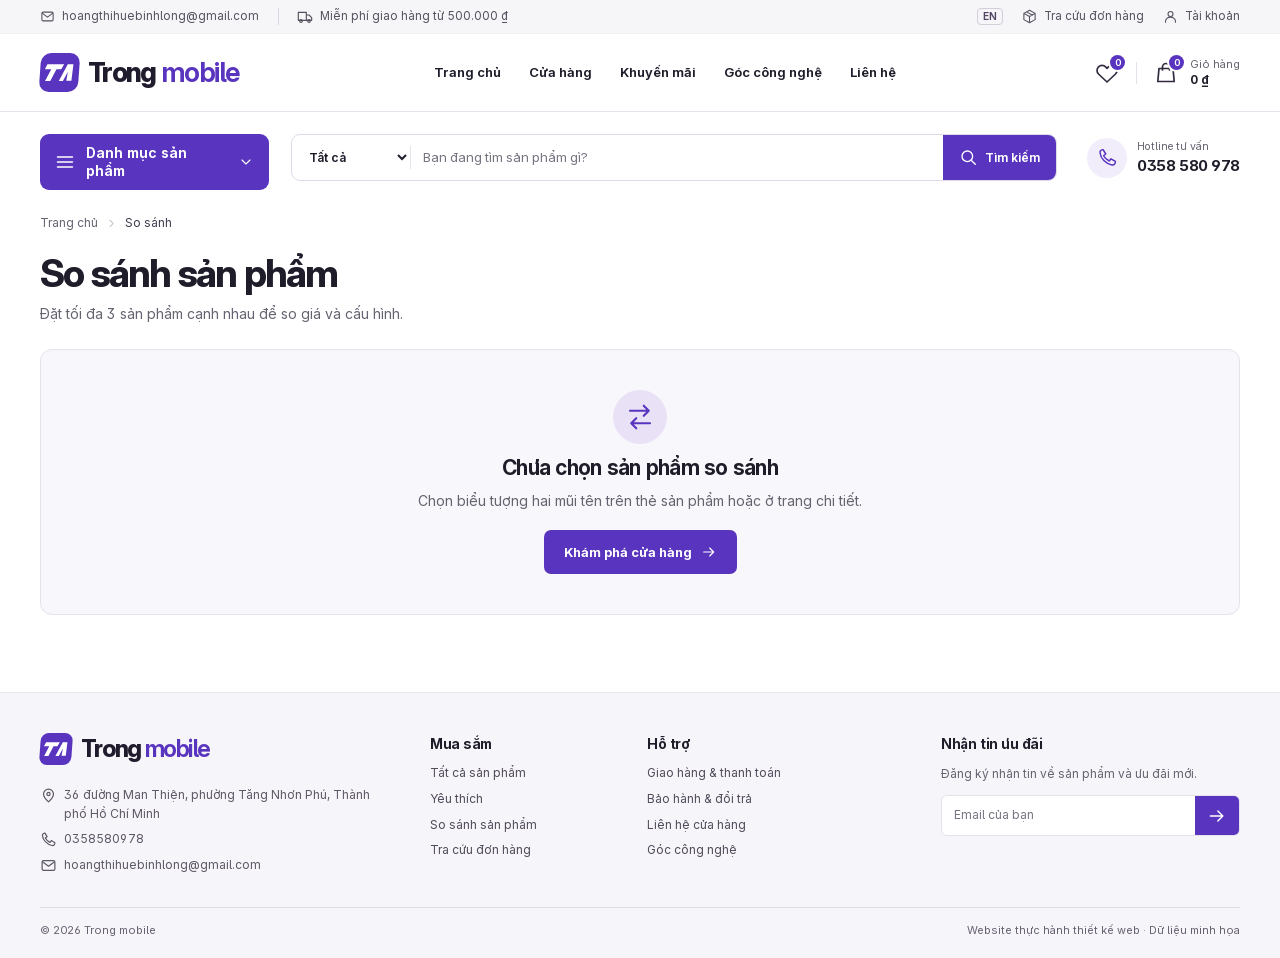
<file: so-sanh.html>
<!doctype html>
<html lang="vi">
  <head>
    <meta charset="utf-8">
    <meta name="viewport" content="width=device-width, initial-scale=1">
    <meta name="theme-color" content="#5432b9">
    <meta name="description" content="So sánh sản phẩm tại Trong mobile. Điện thoại, laptop, máy tính bảng và phụ kiện công nghệ tại 36 đường Man Thiện, Thành phố Hồ Chí Minh.">
    <title>So sánh sản phẩm | Trong mobile</title>
    <link rel="icon" href="Images/trong-mobile.svg" type="image/svg+xml">
    <link rel="stylesheet" href="Styles/giao-dien.css">
    <script src="Scripts/du-lieu.js" defer></script>
    <script src="Scripts/chung.js" defer></script>
    <script src="Scripts/noi-dung.js" defer></script>
    <script src="Scripts/cua-hang.js" defer></script>
    <script src="Scripts/dat-hang.js" defer></script>
    <script src="Scripts/khoi-tao.js" defer></script>
    <script src="Scripts/ngon-ngu.js" defer></script>
  </head>
  <body data-page="compare">
    <a class="skip" href="#main">Đến nội dung chính</a>
    <div id="top">
      <div class="utility">
        <div class="wrap utility-in">
          <a class="top-mail" href="mailto:hoangthihuebinhlong@gmail.com"><svg class="ico" width="15" height="15" viewbox="0 0 24 24" fill="none" stroke="currentColor" stroke-width="1.7" stroke-linecap="round" stroke-linejoin="round" aria-hidden="true"><rect x="3" y="5" width="18" height="14" rx="2"></rect><path d="m4 7 8 6 8-6"></path></svg>hoangthihuebinhlong@gmail.com</a>
          <span class="ship-note"><svg class="ico" width="16" height="16" viewbox="0 0 24 24" fill="none" stroke="currentColor" stroke-width="1.7" stroke-linecap="round" stroke-linejoin="round" aria-hidden="true"><path d="M2 5h12v12H2zm12 4h4l4 4v4h-8"></path><circle cx="6" cy="18" r="2"></circle><circle cx="18" cy="18" r="2"></circle></svg><span class="shipping-long">Miễn phí giao hàng từ 500.000 ₫</span><span class="shipping-short">Miễn phí giao từ 500k</span></span>
          <span class="spacer"></span>
          <button type="button" class="lang-toggle" data-act="lang" aria-label="Switch to English">EN</button>
          <a href="don-hang.html"><svg class="ico" width="15" height="15" viewbox="0 0 24 24" fill="none" stroke="currentColor" stroke-width="1.7" stroke-linecap="round" stroke-linejoin="round" aria-hidden="true"><path d="m3 7 9-5 9 5v10l-9 5-9-5Zm0 0 9 5 9-5M12 12v10m-4-17 9 5"></path></svg>Tra cứu đơn hàng</a>
          <a aria-label="Tài khoản" href="tai-khoan.html"><svg class="ico" width="15" height="15" viewbox="0 0 24 24" fill="none" stroke="currentColor" stroke-width="1.7" stroke-linecap="round" stroke-linejoin="round" aria-hidden="true"><circle cx="12" cy="8" r="4"></circle><path d="M4 21v-1a8 7 0 0 1 16 0v1"></path></svg><span>Tài khoản</span></a>
        </div>
      </div>
      <header class="site-header">
        <div class="wrap header-row">
          <a class="brand" aria-label="Trong mobile – Trang chủ" href="index.html"><span class="brand-mark"><svg viewbox="0 0 42 42" aria-hidden="true"><path fill="currentColor" d="M7.4 12h18l-2.7 5.5h-5.2l-5.8 12.7H6.1l5.8-12.7H5Zm13.5 18.2L29.3 12h6.1l-1 17.9h-5.5l1.1-9.6-4.7 9.9Z"></path></svg></span><span>Trong <b>mobile</b></span></a>
          <nav class="main-nav" aria-label="Điều hướng chính" id="main-nav">
            <a href="index.html">Trang chủ</a>
            <a href="cua-hang.html">Cửa hàng</a>
            <a href="cua-hang.html?sale=1">Khuyến mãi</a>
            <a href="goc-cong-nghe.html">Góc công nghệ</a>
            <a href="lien-he.html">Liên hệ</a>
          </nav>
          <div class="head-actions">
            <a class="head-icon" aria-label="Danh sách yêu thích" href="yeu-thich.html"><svg class="ico" width="24" height="24" viewbox="0 0 24 24" fill="none" stroke="currentColor" stroke-width="1.7" stroke-linecap="round" stroke-linejoin="round" aria-hidden="true"><path d="M20.5 5.9a5 5 0 0 0-7.1 0L12 7.3l-1.4-1.4a5 5 0 0 0-7.1 7.1L12 21l8.5-8a5 5 0 0 0 0-7.1Z"></path></svg><b id="wish-count"></b></a>
            <span class="head-line"></span>
            <a class="head-cart" aria-label="Mở giỏ hàng" href="gio-hang.html"><span class="head-icon"><svg class="ico" width="24" height="24" viewbox="0 0 24 24" fill="none" stroke="currentColor" stroke-width="1.7" stroke-linecap="round" stroke-linejoin="round" aria-hidden="true"><path d="M5 7.5h14l1.2 13H3.8l1.2-13Z"></path><path d="M8.5 9V6a3.5 3.5 0 0 1 7 0v3"></path></svg><b id="cart-count"></b></span><span class="cart-words">Giỏ hàng<strong id="cart-money">0 ₫</strong></span></a>
            <button class="icon-btn hamburger" data-act="nav" aria-label="Mở trình đơn" aria-controls="main-nav" aria-expanded="false"><svg class="ico" width="20" height="20" viewbox="0 0 24 24" fill="none" stroke="currentColor" stroke-width="1.7" stroke-linecap="round" stroke-linejoin="round" aria-hidden="true"><path d="M3 6h18M3 12h18M3 18h18"></path></svg></button>
          </div>
        </div>
      </header>
    </div>
    <main id="main" tabindex="-1">
      <div class="wrap inner-tools">
        <aside class="category-panel ">
          <button class="department" type="button" aria-expanded="false" aria-controls="category-links" data-act="depart"><svg class="ico" width="20" height="20" viewbox="0 0 24 24" fill="none" stroke="currentColor" stroke-width="1.7" stroke-linecap="round" stroke-linejoin="round" aria-hidden="true"><path d="M3 6h18M3 12h18M3 18h18"></path></svg><span>Danh mục sản phẩm</span><svg class="ico" width="16" height="16" viewbox="0 0 24 24" fill="none" stroke="currentColor" stroke-width="1.7" stroke-linecap="round" stroke-linejoin="round" aria-hidden="true"><path d="m6 9 6 6 6-6"></path></svg></button>
          <div class="cat-links" id="category-links">
            <a href="cua-hang.html"><svg class="ico" width="20" height="20" viewbox="0 0 24 24" fill="none" stroke="currentColor" stroke-width="1.7" stroke-linecap="round" stroke-linejoin="round" aria-hidden="true"><rect x="3" y="3" width="7" height="7" rx="1"></rect><rect x="14" y="3" width="7" height="7" rx="1"></rect><rect x="3" y="14" width="7" height="7" rx="1"></rect><rect x="14" y="14" width="7" height="7" rx="1"></rect></svg><span>Tất cả sản phẩm</span><svg class="ico" width="14" height="14" viewbox="0 0 24 24" fill="none" stroke="currentColor" stroke-width="1.7" stroke-linecap="round" stroke-linejoin="round" aria-hidden="true"><path d="m9 6 6 6-6 6"></path></svg></a>
            <a href="cua-hang.html?cat=dien-thoai"><svg class="ico" width="20" height="20" viewbox="0 0 24 24" fill="none" stroke="currentColor" stroke-width="1.7" stroke-linecap="round" stroke-linejoin="round" aria-hidden="true"><rect x="6.3" y="2.5" width="11.4" height="19" rx="2.5"></rect><path d="M10 5h4m-3 13.5h2"></path></svg><span>Điện thoại</span><svg class="ico" width="14" height="14" viewbox="0 0 24 24" fill="none" stroke="currentColor" stroke-width="1.7" stroke-linecap="round" stroke-linejoin="round" aria-hidden="true"><path d="m9 6 6 6-6 6"></path></svg></a>
            <a href="cua-hang.html?cat=laptop"><svg class="ico" width="20" height="20" viewbox="0 0 24 24" fill="none" stroke="currentColor" stroke-width="1.7" stroke-linecap="round" stroke-linejoin="round" aria-hidden="true"><rect x="4" y="4" width="16" height="12" rx="1.4"></rect><path d="m4 16-2 3h20l-2-3Z"></path></svg><span>Laptop</span><svg class="ico" width="14" height="14" viewbox="0 0 24 24" fill="none" stroke="currentColor" stroke-width="1.7" stroke-linecap="round" stroke-linejoin="round" aria-hidden="true"><path d="m9 6 6 6-6 6"></path></svg></a>
            <a href="cua-hang.html?cat=may-tinh-bang"><svg class="ico" width="20" height="20" viewbox="0 0 24 24" fill="none" stroke="currentColor" stroke-width="1.7" stroke-linecap="round" stroke-linejoin="round" aria-hidden="true"><rect x="4.5" y="2.7" width="15" height="18.6" rx="2.4"></rect><path d="M11 18.5h2"></path></svg><span>Máy tính bảng</span><svg class="ico" width="14" height="14" viewbox="0 0 24 24" fill="none" stroke="currentColor" stroke-width="1.7" stroke-linecap="round" stroke-linejoin="round" aria-hidden="true"><path d="m9 6 6 6-6 6"></path></svg></a>
            <a href="cua-hang.html?cat=dong-ho"><svg class="ico" width="20" height="20" viewbox="0 0 24 24" fill="none" stroke="currentColor" stroke-width="1.7" stroke-linecap="round" stroke-linejoin="round" aria-hidden="true"><rect x="5.8" y="6" width="12.4" height="12" rx="3.5"></rect><path d="m8 6 1-4h6l1 4m-8 12 1 4h6l1-4m-4-9v3l2 1"></path></svg><span>Đồng hồ thông minh</span><svg class="ico" width="14" height="14" viewbox="0 0 24 24" fill="none" stroke="currentColor" stroke-width="1.7" stroke-linecap="round" stroke-linejoin="round" aria-hidden="true"><path d="m9 6 6 6-6 6"></path></svg></a>
            <a href="cua-hang.html?cat=tai-nghe"><svg class="ico" width="20" height="20" viewbox="0 0 24 24" fill="none" stroke="currentColor" stroke-width="1.7" stroke-linecap="round" stroke-linejoin="round" aria-hidden="true"><path d="M3 14v-2a9 9 0 0 1 18 0v2"></path><rect x="3" y="12" width="4.4" height="8" rx="2"></rect><rect x="16.6" y="12" width="4.4" height="8" rx="2"></rect></svg><span>Tai nghe</span><svg class="ico" width="14" height="14" viewbox="0 0 24 24" fill="none" stroke="currentColor" stroke-width="1.7" stroke-linecap="round" stroke-linejoin="round" aria-hidden="true"><path d="m9 6 6 6-6 6"></path></svg></a>
            <a href="cua-hang.html?cat=phu-kien"><svg class="ico" width="20" height="20" viewbox="0 0 24 24" fill="none" stroke="currentColor" stroke-width="1.7" stroke-linecap="round" stroke-linejoin="round" aria-hidden="true"><path d="M8 2v5m8-5v5M6 7h12v3a6 6 0 0 1-12 0Zm6 9v3a2 2 0 0 0 2 2h2"></path></svg><span>Phụ kiện</span><svg class="ico" width="14" height="14" viewbox="0 0 24 24" fill="none" stroke="currentColor" stroke-width="1.7" stroke-linecap="round" stroke-linejoin="round" aria-hidden="true"><path d="m9 6 6 6-6 6"></path></svg></a>
            <a class="deal-link" href="cua-hang.html?sale=1"><svg class="ico" width="20" height="20" viewbox="0 0 24 24" fill="none" stroke="currentColor" stroke-width="1.7" stroke-linecap="round" stroke-linejoin="round" aria-hidden="true"><path d="M4 4h8l9 9-8 8-9-9Z"></path><circle cx="8" cy="8" r="1"></circle></svg><span>Sản phẩm giảm giá</span><svg class="ico" width="14" height="14" viewbox="0 0 24 24" fill="none" stroke="currentColor" stroke-width="1.7" stroke-linecap="round" stroke-linejoin="round" aria-hidden="true"><path d="m9 6 6 6-6 6"></path></svg></a>
          </div>
        </aside>
        <div class="search-row">
          <form class="site-search" id="site-search" role="search" autocomplete="off">
            <select aria-label="Danh mục tìm kiếm" name="cat"><option value="">Tất cả</option><option value="dien-thoai">Điện thoại</option><option value="laptop">Laptop</option><option value="may-tinh-bang">Máy tính bảng</option><option value="dong-ho">Đồng hồ thông minh</option><option value="tai-nghe">Tai nghe</option><option value="phu-kien">Phụ kiện</option></select>
            <input type="search" name="q" aria-label="Từ khóa tìm sản phẩm" placeholder="Bạn đang tìm sản phẩm gì?" value="" maxlength="100">
            <button class="search-submit" type="submit"><svg class="ico" width="19" height="19" viewbox="0 0 24 24" fill="none" stroke="currentColor" stroke-width="1.7" stroke-linecap="round" stroke-linejoin="round" aria-hidden="true"><circle cx="10.5" cy="10.5" r="6.7"></circle><path d="m16 16 4.6 4.6"></path></svg><span>Tìm kiếm</span></button>
            <div class="suggestions" id="suggestions" hidden></div>
          </form>
          <a class="hotline" href="tel:0358580978"><span><svg class="ico" width="21" height="21" viewbox="0 0 24 24" fill="none" stroke="currentColor" stroke-width="1.7" stroke-linecap="round" stroke-linejoin="round" aria-hidden="true"><path d="m7 3 3 5-2.5 2A14 14 0 0 0 14 16l2-2.5 5 3c0 3-1.5 4.5-4 4C10 19 4 13 3.5 6.5 3 4.5 5 3 7 3Z"></path></svg></span><div><small>Hotline tư vấn</small><strong>0358 580 978</strong></div></a>
        </div>
      </div>
      <div class="wrap inner-page">
        <nav aria-label="Đường dẫn" class="crumbs">
          <a href="index.html">Trang chủ</a>
          <svg class="ico" width="13" height="13" viewbox="0 0 24 24" fill="none" stroke="currentColor" stroke-width="1.7" stroke-linecap="round" stroke-linejoin="round" aria-hidden="true"><path d="m9 6 6 6-6 6"></path></svg>
          <span aria-current="page">So sánh</span>
        </nav>
        <div class="page-title">
          <h1>So sánh sản phẩm</h1>
          <p>Đặt tối đa 3 sản phẩm cạnh nhau để so giá và cấu hình.</p>
        </div>
        <div class="empty">
          <span class="empty-icon"><svg class="ico" width="30" height="30" viewbox="0 0 24 24" fill="none" stroke="currentColor" stroke-width="1.7" stroke-linecap="round" stroke-linejoin="round" aria-hidden="true"><path d="M4 7h15m-4-4 4 4-4 4M20 17H5m4 4-4-4 4-4"></path></svg></span>
          <h2>Chưa chọn sản phẩm so sánh</h2>
          <p>Chọn biểu tượng hai mũi tên trên thẻ sản phẩm hoặc ở trang chi tiết.</p>
          <a class="btn primary" href="cua-hang.html">Khám phá cửa hàng <svg class="ico" width="16" height="16" viewbox="0 0 24 24" fill="none" stroke="currentColor" stroke-width="1.7" stroke-linecap="round" stroke-linejoin="round" aria-hidden="true"><path d="M4 12h15m-6-6 6 6-6 6"></path></svg></a>
        </div>
      </div>
    </main>
    <div id="bottom">
      <footer class="footer">
        <div class="wrap footer-grid">
          <div>
            <a class="brand" aria-label="Trong mobile – Trang chủ" href="index.html"><span class="brand-mark"><svg viewbox="0 0 42 42" aria-hidden="true"><path fill="currentColor" d="M7.4 12h18l-2.7 5.5h-5.2l-5.8 12.7H6.1l5.8-12.7H5Zm13.5 18.2L29.3 12h6.1l-1 17.9h-5.5l1.1-9.6-4.7 9.9Z"></path></svg></span><span>Trong <b>mobile</b></span></a>
            <address>
              <span><svg class="ico" width="17" height="17" viewbox="0 0 24 24" fill="none" stroke="currentColor" stroke-width="1.7" stroke-linecap="round" stroke-linejoin="round" aria-hidden="true"><path d="M19 10c0 5-7 11-7 11S5 15 5 10a7 7 0 1 1 14 0Z"></path><circle cx="12" cy="10" r="2.3"></circle></svg>36 đường Man Thiện, phường Tăng Nhơn Phú, Thành phố Hồ Chí Minh</span>
              <a href="tel:0358580978"><svg class="ico" width="17" height="17" viewbox="0 0 24 24" fill="none" stroke="currentColor" stroke-width="1.7" stroke-linecap="round" stroke-linejoin="round" aria-hidden="true"><path d="m7 3 3 5-2.5 2A14 14 0 0 0 14 16l2-2.5 5 3c0 3-1.5 4.5-4 4C10 19 4 13 3.5 6.5 3 4.5 5 3 7 3Z"></path></svg>0358580978</a>
              <a href="mailto:hoangthihuebinhlong@gmail.com"><svg class="ico" width="17" height="17" viewbox="0 0 24 24" fill="none" stroke="currentColor" stroke-width="1.7" stroke-linecap="round" stroke-linejoin="round" aria-hidden="true"><rect x="3" y="5" width="18" height="14" rx="2"></rect><path d="m4 7 8 6 8-6"></path></svg>hoangthihuebinhlong@gmail.com</a>
            </address>
          </div>
          <div>
            <h3>Mua sắm</h3>
            <a href="cua-hang.html">Tất cả sản phẩm</a>
            <a href="yeu-thich.html">Yêu thích</a>
            <a href="so-sanh.html">So sánh sản phẩm</a>
            <a href="don-hang.html">Tra cứu đơn hàng</a>
          </div>
          <div>
            <h3>Hỗ trợ</h3>
            <a href="chinh-sach.html#giao-hang">Giao hàng &amp; thanh toán</a>
            <a href="chinh-sach.html#bao-hanh">Bảo hành &amp; đổi trả</a>
            <a href="lien-he.html">Liên hệ cửa hàng</a>
            <a href="goc-cong-nghe.html">Góc công nghệ</a>
          </div>
          <div>
            <h3>Nhận tin ưu đãi</h3>
            <p>Đăng ký nhận tin về sản phẩm và ưu đãi mới.</p>
            <form id="newsletter">
              <label class="sr" for="news-email">Email nhận tin</label>
              <input id="news-email" name="email" type="email" placeholder="Email của bạn" maxlength="100" required>
              <button aria-label="Đăng ký nhận tin" title="Đăng ký nhận tin"><svg class="ico" width="20" height="20" viewbox="0 0 24 24" fill="none" stroke="currentColor" stroke-width="1.7" stroke-linecap="round" stroke-linejoin="round" aria-hidden="true"><path d="M4 12h15m-6-6 6 6-6 6"></path></svg></button>
            </form>
            <small id="news-status" role="status"></small>
          </div>
        </div>
        <div class="wrap footer-bottom">
          <span>© 2026 Trong mobile</span>
          <span>Website thực hành thiết kế web · Dữ liệu minh họa</span>
        </div>
      </footer>
    </div>
    <div id="notice" class="notice" role="status" aria-live="polite" hidden></div>
    <noscript>Vui lòng bật JavaScript để sử dụng giỏ hàng và bộ lọc của Trong mobile. Liên hệ cửa hàng qua số 0358580978.</noscript>
  </body>
</html>
</file>
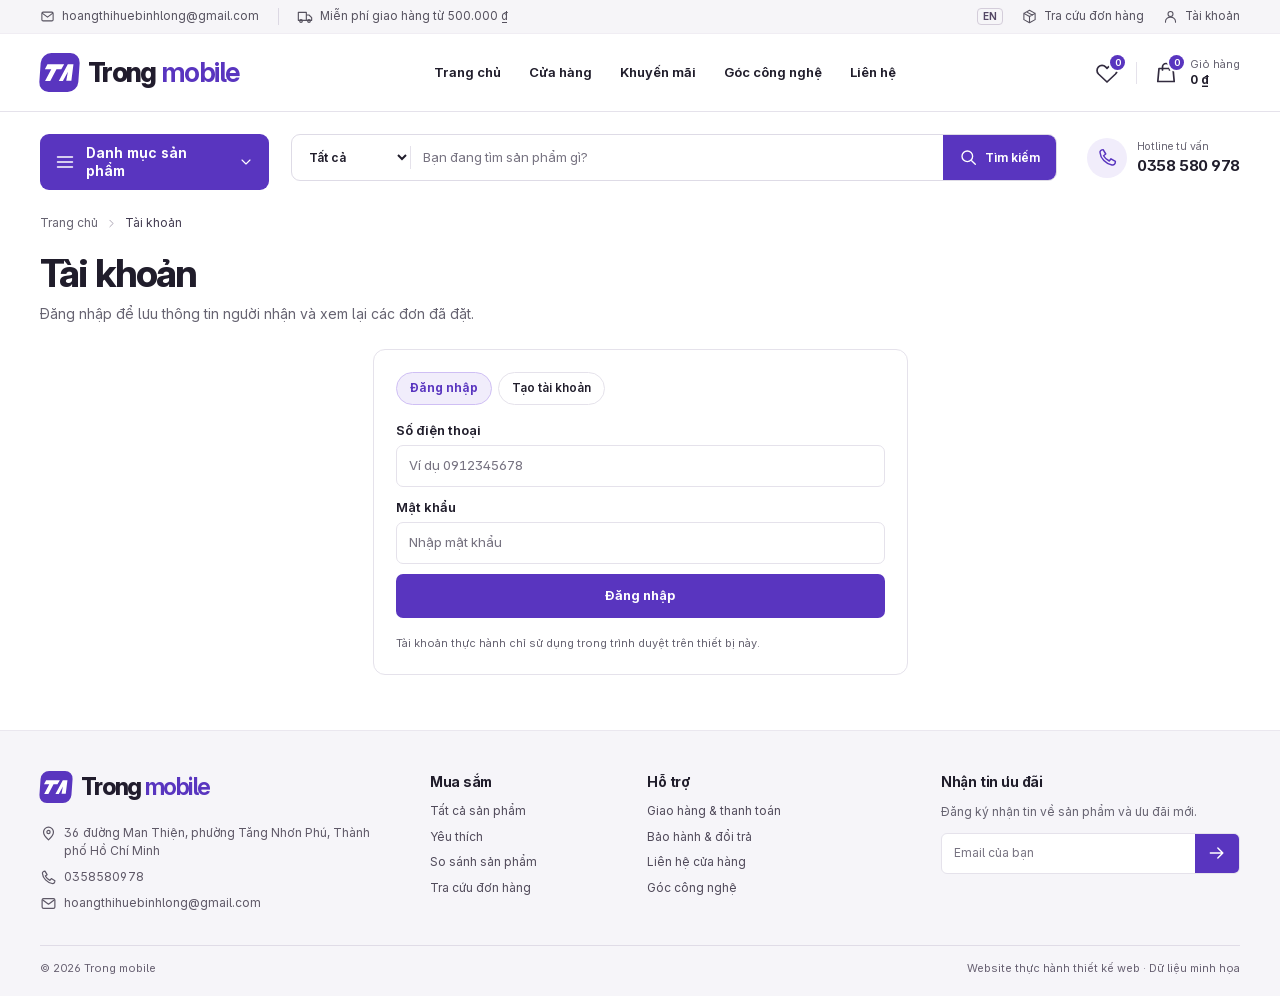
<file: tai-khoan.html>
<!doctype html>
<html lang="vi">
  <head>
    <meta charset="utf-8">
    <meta name="viewport" content="width=device-width, initial-scale=1">
    <meta name="theme-color" content="#5432b9">
    <meta name="description" content="Tài khoản tại Trong mobile. Điện thoại, laptop, máy tính bảng và phụ kiện công nghệ tại 36 đường Man Thiện, Thành phố Hồ Chí Minh.">
    <title>Tài khoản | Trong mobile</title>
    <link rel="icon" href="Images/trong-mobile.svg" type="image/svg+xml">
    <link rel="stylesheet" href="Styles/giao-dien.css">
    <script src="Scripts/du-lieu.js" defer></script>
    <script src="Scripts/chung.js" defer></script>
    <script src="Scripts/noi-dung.js" defer></script>
    <script src="Scripts/cua-hang.js" defer></script>
    <script src="Scripts/dat-hang.js" defer></script>
    <script src="Scripts/khoi-tao.js" defer></script>
    <script src="Scripts/ngon-ngu.js" defer></script>
  </head>
  <body data-page="account">
    <a class="skip" href="#main">Đến nội dung chính</a>
    <div id="top">
      <div class="utility">
        <div class="wrap utility-in">
          <a class="top-mail" href="mailto:hoangthihuebinhlong@gmail.com"><svg class="ico" width="15" height="15" viewbox="0 0 24 24" fill="none" stroke="currentColor" stroke-width="1.7" stroke-linecap="round" stroke-linejoin="round" aria-hidden="true"><rect x="3" y="5" width="18" height="14" rx="2"></rect><path d="m4 7 8 6 8-6"></path></svg>hoangthihuebinhlong@gmail.com</a>
          <span class="ship-note"><svg class="ico" width="16" height="16" viewbox="0 0 24 24" fill="none" stroke="currentColor" stroke-width="1.7" stroke-linecap="round" stroke-linejoin="round" aria-hidden="true"><path d="M2 5h12v12H2zm12 4h4l4 4v4h-8"></path><circle cx="6" cy="18" r="2"></circle><circle cx="18" cy="18" r="2"></circle></svg><span class="shipping-long">Miễn phí giao hàng từ 500.000 ₫</span><span class="shipping-short">Miễn phí giao từ 500k</span></span>
          <span class="spacer"></span>
          <button type="button" class="lang-toggle" data-act="lang" aria-label="Switch to English">EN</button>
          <a href="don-hang.html"><svg class="ico" width="15" height="15" viewbox="0 0 24 24" fill="none" stroke="currentColor" stroke-width="1.7" stroke-linecap="round" stroke-linejoin="round" aria-hidden="true"><path d="m3 7 9-5 9 5v10l-9 5-9-5Zm0 0 9 5 9-5M12 12v10m-4-17 9 5"></path></svg>Tra cứu đơn hàng</a>
          <a aria-label="Tài khoản" href="tai-khoan.html"><svg class="ico" width="15" height="15" viewbox="0 0 24 24" fill="none" stroke="currentColor" stroke-width="1.7" stroke-linecap="round" stroke-linejoin="round" aria-hidden="true"><circle cx="12" cy="8" r="4"></circle><path d="M4 21v-1a8 7 0 0 1 16 0v1"></path></svg><span>Tài khoản</span></a>
        </div>
      </div>
      <header class="site-header">
        <div class="wrap header-row">
          <a class="brand" aria-label="Trong mobile – Trang chủ" href="index.html"><span class="brand-mark"><svg viewbox="0 0 42 42" aria-hidden="true"><path fill="currentColor" d="M7.4 12h18l-2.7 5.5h-5.2l-5.8 12.7H6.1l5.8-12.7H5Zm13.5 18.2L29.3 12h6.1l-1 17.9h-5.5l1.1-9.6-4.7 9.9Z"></path></svg></span><span>Trong <b>mobile</b></span></a>
          <nav class="main-nav" aria-label="Điều hướng chính" id="main-nav">
            <a href="index.html">Trang chủ</a>
            <a href="cua-hang.html">Cửa hàng</a>
            <a href="cua-hang.html?sale=1">Khuyến mãi</a>
            <a href="goc-cong-nghe.html">Góc công nghệ</a>
            <a href="lien-he.html">Liên hệ</a>
          </nav>
          <div class="head-actions">
            <a class="head-icon" aria-label="Danh sách yêu thích" href="yeu-thich.html"><svg class="ico" width="24" height="24" viewbox="0 0 24 24" fill="none" stroke="currentColor" stroke-width="1.7" stroke-linecap="round" stroke-linejoin="round" aria-hidden="true"><path d="M20.5 5.9a5 5 0 0 0-7.1 0L12 7.3l-1.4-1.4a5 5 0 0 0-7.1 7.1L12 21l8.5-8a5 5 0 0 0 0-7.1Z"></path></svg><b id="wish-count"></b></a>
            <span class="head-line"></span>
            <a class="head-cart" aria-label="Mở giỏ hàng" href="gio-hang.html"><span class="head-icon"><svg class="ico" width="24" height="24" viewbox="0 0 24 24" fill="none" stroke="currentColor" stroke-width="1.7" stroke-linecap="round" stroke-linejoin="round" aria-hidden="true"><path d="M5 7.5h14l1.2 13H3.8l1.2-13Z"></path><path d="M8.5 9V6a3.5 3.5 0 0 1 7 0v3"></path></svg><b id="cart-count"></b></span><span class="cart-words">Giỏ hàng<strong id="cart-money">0 ₫</strong></span></a>
            <button class="icon-btn hamburger" data-act="nav" aria-label="Mở trình đơn" aria-controls="main-nav" aria-expanded="false"><svg class="ico" width="20" height="20" viewbox="0 0 24 24" fill="none" stroke="currentColor" stroke-width="1.7" stroke-linecap="round" stroke-linejoin="round" aria-hidden="true"><path d="M3 6h18M3 12h18M3 18h18"></path></svg></button>
          </div>
        </div>
      </header>
    </div>
    <main id="main" tabindex="-1">
      <div class="wrap inner-tools">
        <aside class="category-panel ">
          <button class="department" type="button" aria-expanded="false" aria-controls="category-links" data-act="depart"><svg class="ico" width="20" height="20" viewbox="0 0 24 24" fill="none" stroke="currentColor" stroke-width="1.7" stroke-linecap="round" stroke-linejoin="round" aria-hidden="true"><path d="M3 6h18M3 12h18M3 18h18"></path></svg><span>Danh mục sản phẩm</span><svg class="ico" width="16" height="16" viewbox="0 0 24 24" fill="none" stroke="currentColor" stroke-width="1.7" stroke-linecap="round" stroke-linejoin="round" aria-hidden="true"><path d="m6 9 6 6 6-6"></path></svg></button>
          <div class="cat-links" id="category-links">
            <a href="cua-hang.html"><svg class="ico" width="20" height="20" viewbox="0 0 24 24" fill="none" stroke="currentColor" stroke-width="1.7" stroke-linecap="round" stroke-linejoin="round" aria-hidden="true"><rect x="3" y="3" width="7" height="7" rx="1"></rect><rect x="14" y="3" width="7" height="7" rx="1"></rect><rect x="3" y="14" width="7" height="7" rx="1"></rect><rect x="14" y="14" width="7" height="7" rx="1"></rect></svg><span>Tất cả sản phẩm</span><svg class="ico" width="14" height="14" viewbox="0 0 24 24" fill="none" stroke="currentColor" stroke-width="1.7" stroke-linecap="round" stroke-linejoin="round" aria-hidden="true"><path d="m9 6 6 6-6 6"></path></svg></a>
            <a href="cua-hang.html?cat=dien-thoai"><svg class="ico" width="20" height="20" viewbox="0 0 24 24" fill="none" stroke="currentColor" stroke-width="1.7" stroke-linecap="round" stroke-linejoin="round" aria-hidden="true"><rect x="6.3" y="2.5" width="11.4" height="19" rx="2.5"></rect><path d="M10 5h4m-3 13.5h2"></path></svg><span>Điện thoại</span><svg class="ico" width="14" height="14" viewbox="0 0 24 24" fill="none" stroke="currentColor" stroke-width="1.7" stroke-linecap="round" stroke-linejoin="round" aria-hidden="true"><path d="m9 6 6 6-6 6"></path></svg></a>
            <a href="cua-hang.html?cat=laptop"><svg class="ico" width="20" height="20" viewbox="0 0 24 24" fill="none" stroke="currentColor" stroke-width="1.7" stroke-linecap="round" stroke-linejoin="round" aria-hidden="true"><rect x="4" y="4" width="16" height="12" rx="1.4"></rect><path d="m4 16-2 3h20l-2-3Z"></path></svg><span>Laptop</span><svg class="ico" width="14" height="14" viewbox="0 0 24 24" fill="none" stroke="currentColor" stroke-width="1.7" stroke-linecap="round" stroke-linejoin="round" aria-hidden="true"><path d="m9 6 6 6-6 6"></path></svg></a>
            <a href="cua-hang.html?cat=may-tinh-bang"><svg class="ico" width="20" height="20" viewbox="0 0 24 24" fill="none" stroke="currentColor" stroke-width="1.7" stroke-linecap="round" stroke-linejoin="round" aria-hidden="true"><rect x="4.5" y="2.7" width="15" height="18.6" rx="2.4"></rect><path d="M11 18.5h2"></path></svg><span>Máy tính bảng</span><svg class="ico" width="14" height="14" viewbox="0 0 24 24" fill="none" stroke="currentColor" stroke-width="1.7" stroke-linecap="round" stroke-linejoin="round" aria-hidden="true"><path d="m9 6 6 6-6 6"></path></svg></a>
            <a href="cua-hang.html?cat=dong-ho"><svg class="ico" width="20" height="20" viewbox="0 0 24 24" fill="none" stroke="currentColor" stroke-width="1.7" stroke-linecap="round" stroke-linejoin="round" aria-hidden="true"><rect x="5.8" y="6" width="12.4" height="12" rx="3.5"></rect><path d="m8 6 1-4h6l1 4m-8 12 1 4h6l1-4m-4-9v3l2 1"></path></svg><span>Đồng hồ thông minh</span><svg class="ico" width="14" height="14" viewbox="0 0 24 24" fill="none" stroke="currentColor" stroke-width="1.7" stroke-linecap="round" stroke-linejoin="round" aria-hidden="true"><path d="m9 6 6 6-6 6"></path></svg></a>
            <a href="cua-hang.html?cat=tai-nghe"><svg class="ico" width="20" height="20" viewbox="0 0 24 24" fill="none" stroke="currentColor" stroke-width="1.7" stroke-linecap="round" stroke-linejoin="round" aria-hidden="true"><path d="M3 14v-2a9 9 0 0 1 18 0v2"></path><rect x="3" y="12" width="4.4" height="8" rx="2"></rect><rect x="16.6" y="12" width="4.4" height="8" rx="2"></rect></svg><span>Tai nghe</span><svg class="ico" width="14" height="14" viewbox="0 0 24 24" fill="none" stroke="currentColor" stroke-width="1.7" stroke-linecap="round" stroke-linejoin="round" aria-hidden="true"><path d="m9 6 6 6-6 6"></path></svg></a>
            <a href="cua-hang.html?cat=phu-kien"><svg class="ico" width="20" height="20" viewbox="0 0 24 24" fill="none" stroke="currentColor" stroke-width="1.7" stroke-linecap="round" stroke-linejoin="round" aria-hidden="true"><path d="M8 2v5m8-5v5M6 7h12v3a6 6 0 0 1-12 0Zm6 9v3a2 2 0 0 0 2 2h2"></path></svg><span>Phụ kiện</span><svg class="ico" width="14" height="14" viewbox="0 0 24 24" fill="none" stroke="currentColor" stroke-width="1.7" stroke-linecap="round" stroke-linejoin="round" aria-hidden="true"><path d="m9 6 6 6-6 6"></path></svg></a>
            <a class="deal-link" href="cua-hang.html?sale=1"><svg class="ico" width="20" height="20" viewbox="0 0 24 24" fill="none" stroke="currentColor" stroke-width="1.7" stroke-linecap="round" stroke-linejoin="round" aria-hidden="true"><path d="M4 4h8l9 9-8 8-9-9Z"></path><circle cx="8" cy="8" r="1"></circle></svg><span>Sản phẩm giảm giá</span><svg class="ico" width="14" height="14" viewbox="0 0 24 24" fill="none" stroke="currentColor" stroke-width="1.7" stroke-linecap="round" stroke-linejoin="round" aria-hidden="true"><path d="m9 6 6 6-6 6"></path></svg></a>
          </div>
        </aside>
        <div class="search-row">
          <form class="site-search" id="site-search" role="search" autocomplete="off">
            <select aria-label="Danh mục tìm kiếm" name="cat"><option value="">Tất cả</option><option value="dien-thoai">Điện thoại</option><option value="laptop">Laptop</option><option value="may-tinh-bang">Máy tính bảng</option><option value="dong-ho">Đồng hồ thông minh</option><option value="tai-nghe">Tai nghe</option><option value="phu-kien">Phụ kiện</option></select>
            <input type="search" name="q" aria-label="Từ khóa tìm sản phẩm" placeholder="Bạn đang tìm sản phẩm gì?" value="" maxlength="100">
            <button class="search-submit" type="submit"><svg class="ico" width="19" height="19" viewbox="0 0 24 24" fill="none" stroke="currentColor" stroke-width="1.7" stroke-linecap="round" stroke-linejoin="round" aria-hidden="true"><circle cx="10.5" cy="10.5" r="6.7"></circle><path d="m16 16 4.6 4.6"></path></svg><span>Tìm kiếm</span></button>
            <div class="suggestions" id="suggestions" hidden></div>
          </form>
          <a class="hotline" href="tel:0358580978"><span><svg class="ico" width="21" height="21" viewbox="0 0 24 24" fill="none" stroke="currentColor" stroke-width="1.7" stroke-linecap="round" stroke-linejoin="round" aria-hidden="true"><path d="m7 3 3 5-2.5 2A14 14 0 0 0 14 16l2-2.5 5 3c0 3-1.5 4.5-4 4C10 19 4 13 3.5 6.5 3 4.5 5 3 7 3Z"></path></svg></span><div><small>Hotline tư vấn</small><strong>0358 580 978</strong></div></a>
        </div>
      </div>
      <div class="wrap inner-page">
        <nav aria-label="Đường dẫn" class="crumbs">
          <a href="index.html">Trang chủ</a>
          <svg class="ico" width="13" height="13" viewbox="0 0 24 24" fill="none" stroke="currentColor" stroke-width="1.7" stroke-linecap="round" stroke-linejoin="round" aria-hidden="true"><path d="m9 6 6 6-6 6"></path></svg>
          <span aria-current="page">Tài khoản</span>
        </nav>
        <div class="page-title">
          <h1>Tài khoản</h1>
          <p>Đăng nhập để lưu thông tin người nhận và xem lại các đơn đã đặt.</p>
        </div>
        <section class="form-panel account-panel">
          <div class="tabs">
            <button data-act="account-mode" data-mode="login" aria-pressed="true">Đăng nhập</button>
            <button data-act="account-mode" data-mode="register" aria-pressed="false">Tạo tài khoản</button>
          </div>
          <form class="form-stack" id="auth">
            <label>Số điện thoại<input name="phone" type="tel" pattern="(0[35789][0-9]{8}|\+84[35789][0-9]{8})" required placeholder="Ví dụ 0912345678" autocomplete="tel"></label>
            <label>Mật khẩu<input name="password" type="password" required minlength="1" maxlength="128" placeholder="Nhập mật khẩu" autocomplete="current-password"></label>
            <button class="btn primary">Đăng nhập</button>
            <p id="auth-error" class="error" role="alert"></p>
            <small>Tài khoản thực hành chỉ sử dụng trong trình duyệt trên thiết bị này.</small>
          </form>
        </section>
      </div>
    </main>
    <div id="bottom">
      <footer class="footer">
        <div class="wrap footer-grid">
          <div>
            <a class="brand" aria-label="Trong mobile – Trang chủ" href="index.html"><span class="brand-mark"><svg viewbox="0 0 42 42" aria-hidden="true"><path fill="currentColor" d="M7.4 12h18l-2.7 5.5h-5.2l-5.8 12.7H6.1l5.8-12.7H5Zm13.5 18.2L29.3 12h6.1l-1 17.9h-5.5l1.1-9.6-4.7 9.9Z"></path></svg></span><span>Trong <b>mobile</b></span></a>
            <address>
              <span><svg class="ico" width="17" height="17" viewbox="0 0 24 24" fill="none" stroke="currentColor" stroke-width="1.7" stroke-linecap="round" stroke-linejoin="round" aria-hidden="true"><path d="M19 10c0 5-7 11-7 11S5 15 5 10a7 7 0 1 1 14 0Z"></path><circle cx="12" cy="10" r="2.3"></circle></svg>36 đường Man Thiện, phường Tăng Nhơn Phú, Thành phố Hồ Chí Minh</span>
              <a href="tel:0358580978"><svg class="ico" width="17" height="17" viewbox="0 0 24 24" fill="none" stroke="currentColor" stroke-width="1.7" stroke-linecap="round" stroke-linejoin="round" aria-hidden="true"><path d="m7 3 3 5-2.5 2A14 14 0 0 0 14 16l2-2.5 5 3c0 3-1.5 4.5-4 4C10 19 4 13 3.5 6.5 3 4.5 5 3 7 3Z"></path></svg>0358580978</a>
              <a href="mailto:hoangthihuebinhlong@gmail.com"><svg class="ico" width="17" height="17" viewbox="0 0 24 24" fill="none" stroke="currentColor" stroke-width="1.7" stroke-linecap="round" stroke-linejoin="round" aria-hidden="true"><rect x="3" y="5" width="18" height="14" rx="2"></rect><path d="m4 7 8 6 8-6"></path></svg>hoangthihuebinhlong@gmail.com</a>
            </address>
          </div>
          <div>
            <h3>Mua sắm</h3>
            <a href="cua-hang.html">Tất cả sản phẩm</a>
            <a href="yeu-thich.html">Yêu thích</a>
            <a href="so-sanh.html">So sánh sản phẩm</a>
            <a href="don-hang.html">Tra cứu đơn hàng</a>
          </div>
          <div>
            <h3>Hỗ trợ</h3>
            <a href="chinh-sach.html#giao-hang">Giao hàng &amp; thanh toán</a>
            <a href="chinh-sach.html#bao-hanh">Bảo hành &amp; đổi trả</a>
            <a href="lien-he.html">Liên hệ cửa hàng</a>
            <a href="goc-cong-nghe.html">Góc công nghệ</a>
          </div>
          <div>
            <h3>Nhận tin ưu đãi</h3>
            <p>Đăng ký nhận tin về sản phẩm và ưu đãi mới.</p>
            <form id="newsletter">
              <label class="sr" for="news-email">Email nhận tin</label>
              <input id="news-email" name="email" type="email" placeholder="Email của bạn" maxlength="100" required>
              <button aria-label="Đăng ký nhận tin" title="Đăng ký nhận tin"><svg class="ico" width="20" height="20" viewbox="0 0 24 24" fill="none" stroke="currentColor" stroke-width="1.7" stroke-linecap="round" stroke-linejoin="round" aria-hidden="true"><path d="M4 12h15m-6-6 6 6-6 6"></path></svg></button>
            </form>
            <small id="news-status" role="status"></small>
          </div>
        </div>
        <div class="wrap footer-bottom">
          <span>© 2026 Trong mobile</span>
          <span>Website thực hành thiết kế web · Dữ liệu minh họa</span>
        </div>
      </footer>
    </div>
    <div id="notice" class="notice" role="status" aria-live="polite" hidden></div>
    <noscript>Vui lòng bật JavaScript để sử dụng giỏ hàng và bộ lọc của Trong mobile. Liên hệ cửa hàng qua số 0358580978.</noscript>
  </body>
</html>
</file>
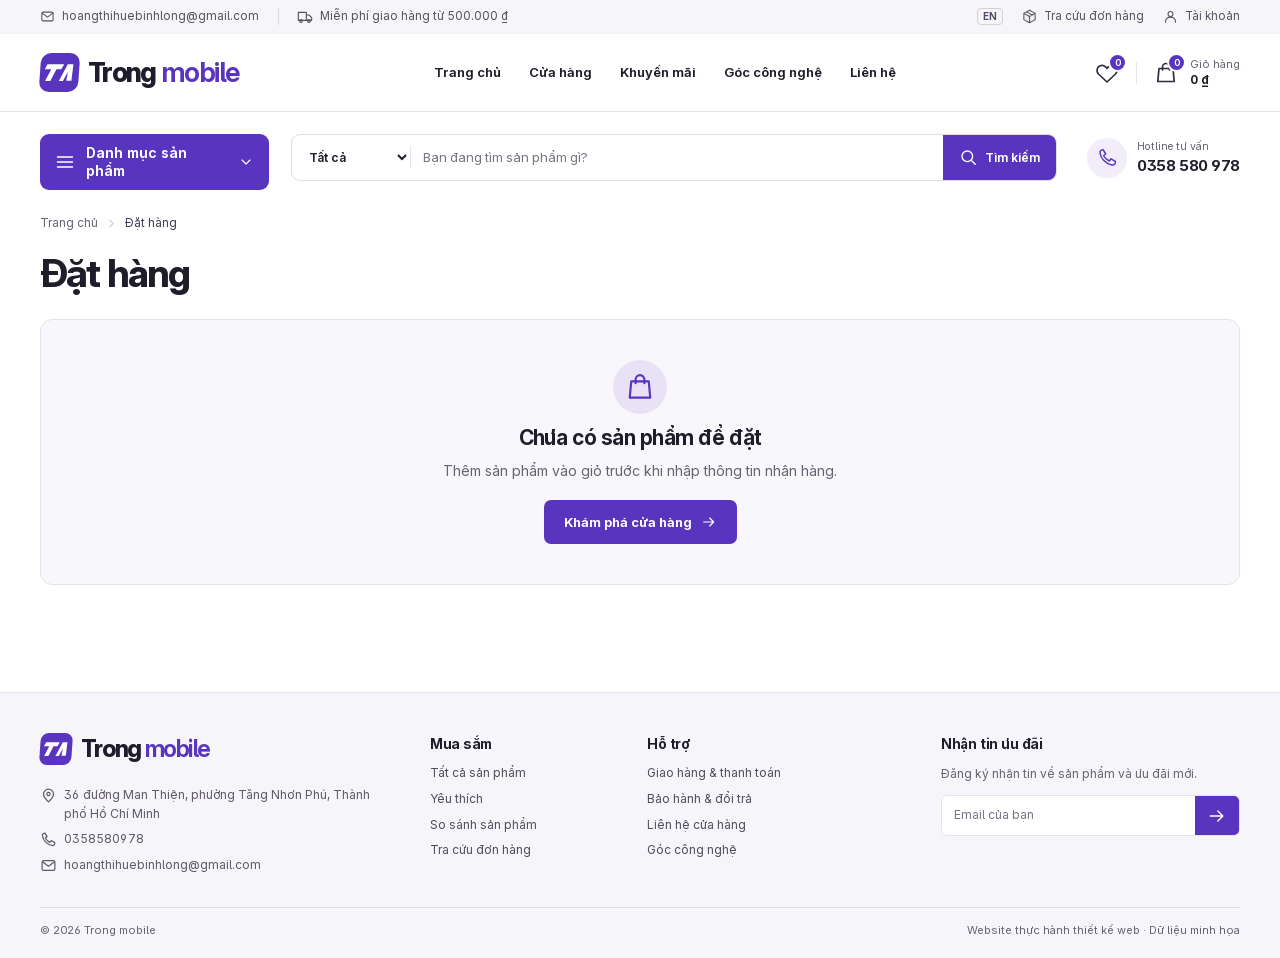
<file: thanh-toan.html>
<!doctype html>
<html lang="vi">
  <head>
    <meta charset="utf-8">
    <meta name="viewport" content="width=device-width, initial-scale=1">
    <meta name="theme-color" content="#5432b9">
    <meta name="description" content="Đặt hàng tại Trong mobile. Điện thoại, laptop, máy tính bảng và phụ kiện công nghệ tại 36 đường Man Thiện, Thành phố Hồ Chí Minh.">
    <title>Đặt hàng | Trong mobile</title>
    <link rel="icon" href="Images/trong-mobile.svg" type="image/svg+xml">
    <link rel="stylesheet" href="Styles/giao-dien.css">
    <script src="Scripts/du-lieu.js" defer></script>
    <script src="Scripts/chung.js" defer></script>
    <script src="Scripts/noi-dung.js" defer></script>
    <script src="Scripts/cua-hang.js" defer></script>
    <script src="Scripts/dat-hang.js" defer></script>
    <script src="Scripts/khoi-tao.js" defer></script>
    <script src="Scripts/ngon-ngu.js" defer></script>
  </head>
  <body data-page="checkout">
    <a class="skip" href="#main">Đến nội dung chính</a>
    <div id="top">
      <div class="utility">
        <div class="wrap utility-in">
          <a class="top-mail" href="mailto:hoangthihuebinhlong@gmail.com"><svg class="ico" width="15" height="15" viewbox="0 0 24 24" fill="none" stroke="currentColor" stroke-width="1.7" stroke-linecap="round" stroke-linejoin="round" aria-hidden="true"><rect x="3" y="5" width="18" height="14" rx="2"></rect><path d="m4 7 8 6 8-6"></path></svg>hoangthihuebinhlong@gmail.com</a>
          <span class="ship-note"><svg class="ico" width="16" height="16" viewbox="0 0 24 24" fill="none" stroke="currentColor" stroke-width="1.7" stroke-linecap="round" stroke-linejoin="round" aria-hidden="true"><path d="M2 5h12v12H2zm12 4h4l4 4v4h-8"></path><circle cx="6" cy="18" r="2"></circle><circle cx="18" cy="18" r="2"></circle></svg><span class="shipping-long">Miễn phí giao hàng từ 500.000 ₫</span><span class="shipping-short">Miễn phí giao từ 500k</span></span>
          <span class="spacer"></span>
          <button type="button" class="lang-toggle" data-act="lang" aria-label="Switch to English">EN</button>
          <a href="don-hang.html"><svg class="ico" width="15" height="15" viewbox="0 0 24 24" fill="none" stroke="currentColor" stroke-width="1.7" stroke-linecap="round" stroke-linejoin="round" aria-hidden="true"><path d="m3 7 9-5 9 5v10l-9 5-9-5Zm0 0 9 5 9-5M12 12v10m-4-17 9 5"></path></svg>Tra cứu đơn hàng</a>
          <a aria-label="Tài khoản" href="tai-khoan.html"><svg class="ico" width="15" height="15" viewbox="0 0 24 24" fill="none" stroke="currentColor" stroke-width="1.7" stroke-linecap="round" stroke-linejoin="round" aria-hidden="true"><circle cx="12" cy="8" r="4"></circle><path d="M4 21v-1a8 7 0 0 1 16 0v1"></path></svg><span>Tài khoản</span></a>
        </div>
      </div>
      <header class="site-header">
        <div class="wrap header-row">
          <a class="brand" aria-label="Trong mobile – Trang chủ" href="index.html"><span class="brand-mark"><svg viewbox="0 0 42 42" aria-hidden="true"><path fill="currentColor" d="M7.4 12h18l-2.7 5.5h-5.2l-5.8 12.7H6.1l5.8-12.7H5Zm13.5 18.2L29.3 12h6.1l-1 17.9h-5.5l1.1-9.6-4.7 9.9Z"></path></svg></span><span>Trong <b>mobile</b></span></a>
          <nav class="main-nav" aria-label="Điều hướng chính" id="main-nav">
            <a href="index.html">Trang chủ</a>
            <a href="cua-hang.html">Cửa hàng</a>
            <a href="cua-hang.html?sale=1">Khuyến mãi</a>
            <a href="goc-cong-nghe.html">Góc công nghệ</a>
            <a href="lien-he.html">Liên hệ</a>
          </nav>
          <div class="head-actions">
            <a class="head-icon" aria-label="Danh sách yêu thích" href="yeu-thich.html"><svg class="ico" width="24" height="24" viewbox="0 0 24 24" fill="none" stroke="currentColor" stroke-width="1.7" stroke-linecap="round" stroke-linejoin="round" aria-hidden="true"><path d="M20.5 5.9a5 5 0 0 0-7.1 0L12 7.3l-1.4-1.4a5 5 0 0 0-7.1 7.1L12 21l8.5-8a5 5 0 0 0 0-7.1Z"></path></svg><b id="wish-count"></b></a>
            <span class="head-line"></span>
            <a class="head-cart" aria-label="Mở giỏ hàng" href="gio-hang.html"><span class="head-icon"><svg class="ico" width="24" height="24" viewbox="0 0 24 24" fill="none" stroke="currentColor" stroke-width="1.7" stroke-linecap="round" stroke-linejoin="round" aria-hidden="true"><path d="M5 7.5h14l1.2 13H3.8l1.2-13Z"></path><path d="M8.5 9V6a3.5 3.5 0 0 1 7 0v3"></path></svg><b id="cart-count"></b></span><span class="cart-words">Giỏ hàng<strong id="cart-money">0 ₫</strong></span></a>
            <button class="icon-btn hamburger" data-act="nav" aria-label="Mở trình đơn" aria-controls="main-nav" aria-expanded="false"><svg class="ico" width="20" height="20" viewbox="0 0 24 24" fill="none" stroke="currentColor" stroke-width="1.7" stroke-linecap="round" stroke-linejoin="round" aria-hidden="true"><path d="M3 6h18M3 12h18M3 18h18"></path></svg></button>
          </div>
        </div>
      </header>
    </div>
    <main id="main" tabindex="-1">
      <div class="wrap inner-tools">
        <aside class="category-panel ">
          <button class="department" type="button" aria-expanded="false" aria-controls="category-links" data-act="depart"><svg class="ico" width="20" height="20" viewbox="0 0 24 24" fill="none" stroke="currentColor" stroke-width="1.7" stroke-linecap="round" stroke-linejoin="round" aria-hidden="true"><path d="M3 6h18M3 12h18M3 18h18"></path></svg><span>Danh mục sản phẩm</span><svg class="ico" width="16" height="16" viewbox="0 0 24 24" fill="none" stroke="currentColor" stroke-width="1.7" stroke-linecap="round" stroke-linejoin="round" aria-hidden="true"><path d="m6 9 6 6 6-6"></path></svg></button>
          <div class="cat-links" id="category-links">
            <a href="cua-hang.html"><svg class="ico" width="20" height="20" viewbox="0 0 24 24" fill="none" stroke="currentColor" stroke-width="1.7" stroke-linecap="round" stroke-linejoin="round" aria-hidden="true"><rect x="3" y="3" width="7" height="7" rx="1"></rect><rect x="14" y="3" width="7" height="7" rx="1"></rect><rect x="3" y="14" width="7" height="7" rx="1"></rect><rect x="14" y="14" width="7" height="7" rx="1"></rect></svg><span>Tất cả sản phẩm</span><svg class="ico" width="14" height="14" viewbox="0 0 24 24" fill="none" stroke="currentColor" stroke-width="1.7" stroke-linecap="round" stroke-linejoin="round" aria-hidden="true"><path d="m9 6 6 6-6 6"></path></svg></a>
            <a href="cua-hang.html?cat=dien-thoai"><svg class="ico" width="20" height="20" viewbox="0 0 24 24" fill="none" stroke="currentColor" stroke-width="1.7" stroke-linecap="round" stroke-linejoin="round" aria-hidden="true"><rect x="6.3" y="2.5" width="11.4" height="19" rx="2.5"></rect><path d="M10 5h4m-3 13.5h2"></path></svg><span>Điện thoại</span><svg class="ico" width="14" height="14" viewbox="0 0 24 24" fill="none" stroke="currentColor" stroke-width="1.7" stroke-linecap="round" stroke-linejoin="round" aria-hidden="true"><path d="m9 6 6 6-6 6"></path></svg></a>
            <a href="cua-hang.html?cat=laptop"><svg class="ico" width="20" height="20" viewbox="0 0 24 24" fill="none" stroke="currentColor" stroke-width="1.7" stroke-linecap="round" stroke-linejoin="round" aria-hidden="true"><rect x="4" y="4" width="16" height="12" rx="1.4"></rect><path d="m4 16-2 3h20l-2-3Z"></path></svg><span>Laptop</span><svg class="ico" width="14" height="14" viewbox="0 0 24 24" fill="none" stroke="currentColor" stroke-width="1.7" stroke-linecap="round" stroke-linejoin="round" aria-hidden="true"><path d="m9 6 6 6-6 6"></path></svg></a>
            <a href="cua-hang.html?cat=may-tinh-bang"><svg class="ico" width="20" height="20" viewbox="0 0 24 24" fill="none" stroke="currentColor" stroke-width="1.7" stroke-linecap="round" stroke-linejoin="round" aria-hidden="true"><rect x="4.5" y="2.7" width="15" height="18.6" rx="2.4"></rect><path d="M11 18.5h2"></path></svg><span>Máy tính bảng</span><svg class="ico" width="14" height="14" viewbox="0 0 24 24" fill="none" stroke="currentColor" stroke-width="1.7" stroke-linecap="round" stroke-linejoin="round" aria-hidden="true"><path d="m9 6 6 6-6 6"></path></svg></a>
            <a href="cua-hang.html?cat=dong-ho"><svg class="ico" width="20" height="20" viewbox="0 0 24 24" fill="none" stroke="currentColor" stroke-width="1.7" stroke-linecap="round" stroke-linejoin="round" aria-hidden="true"><rect x="5.8" y="6" width="12.4" height="12" rx="3.5"></rect><path d="m8 6 1-4h6l1 4m-8 12 1 4h6l1-4m-4-9v3l2 1"></path></svg><span>Đồng hồ thông minh</span><svg class="ico" width="14" height="14" viewbox="0 0 24 24" fill="none" stroke="currentColor" stroke-width="1.7" stroke-linecap="round" stroke-linejoin="round" aria-hidden="true"><path d="m9 6 6 6-6 6"></path></svg></a>
            <a href="cua-hang.html?cat=tai-nghe"><svg class="ico" width="20" height="20" viewbox="0 0 24 24" fill="none" stroke="currentColor" stroke-width="1.7" stroke-linecap="round" stroke-linejoin="round" aria-hidden="true"><path d="M3 14v-2a9 9 0 0 1 18 0v2"></path><rect x="3" y="12" width="4.4" height="8" rx="2"></rect><rect x="16.6" y="12" width="4.4" height="8" rx="2"></rect></svg><span>Tai nghe</span><svg class="ico" width="14" height="14" viewbox="0 0 24 24" fill="none" stroke="currentColor" stroke-width="1.7" stroke-linecap="round" stroke-linejoin="round" aria-hidden="true"><path d="m9 6 6 6-6 6"></path></svg></a>
            <a href="cua-hang.html?cat=phu-kien"><svg class="ico" width="20" height="20" viewbox="0 0 24 24" fill="none" stroke="currentColor" stroke-width="1.7" stroke-linecap="round" stroke-linejoin="round" aria-hidden="true"><path d="M8 2v5m8-5v5M6 7h12v3a6 6 0 0 1-12 0Zm6 9v3a2 2 0 0 0 2 2h2"></path></svg><span>Phụ kiện</span><svg class="ico" width="14" height="14" viewbox="0 0 24 24" fill="none" stroke="currentColor" stroke-width="1.7" stroke-linecap="round" stroke-linejoin="round" aria-hidden="true"><path d="m9 6 6 6-6 6"></path></svg></a>
            <a class="deal-link" href="cua-hang.html?sale=1"><svg class="ico" width="20" height="20" viewbox="0 0 24 24" fill="none" stroke="currentColor" stroke-width="1.7" stroke-linecap="round" stroke-linejoin="round" aria-hidden="true"><path d="M4 4h8l9 9-8 8-9-9Z"></path><circle cx="8" cy="8" r="1"></circle></svg><span>Sản phẩm giảm giá</span><svg class="ico" width="14" height="14" viewbox="0 0 24 24" fill="none" stroke="currentColor" stroke-width="1.7" stroke-linecap="round" stroke-linejoin="round" aria-hidden="true"><path d="m9 6 6 6-6 6"></path></svg></a>
          </div>
        </aside>
        <div class="search-row">
          <form class="site-search" id="site-search" role="search" autocomplete="off">
            <select aria-label="Danh mục tìm kiếm" name="cat"><option value="">Tất cả</option><option value="dien-thoai">Điện thoại</option><option value="laptop">Laptop</option><option value="may-tinh-bang">Máy tính bảng</option><option value="dong-ho">Đồng hồ thông minh</option><option value="tai-nghe">Tai nghe</option><option value="phu-kien">Phụ kiện</option></select>
            <input type="search" name="q" aria-label="Từ khóa tìm sản phẩm" placeholder="Bạn đang tìm sản phẩm gì?" value="" maxlength="100">
            <button class="search-submit" type="submit"><svg class="ico" width="19" height="19" viewbox="0 0 24 24" fill="none" stroke="currentColor" stroke-width="1.7" stroke-linecap="round" stroke-linejoin="round" aria-hidden="true"><circle cx="10.5" cy="10.5" r="6.7"></circle><path d="m16 16 4.6 4.6"></path></svg><span>Tìm kiếm</span></button>
            <div class="suggestions" id="suggestions" hidden></div>
          </form>
          <a class="hotline" href="tel:0358580978"><span><svg class="ico" width="21" height="21" viewbox="0 0 24 24" fill="none" stroke="currentColor" stroke-width="1.7" stroke-linecap="round" stroke-linejoin="round" aria-hidden="true"><path d="m7 3 3 5-2.5 2A14 14 0 0 0 14 16l2-2.5 5 3c0 3-1.5 4.5-4 4C10 19 4 13 3.5 6.5 3 4.5 5 3 7 3Z"></path></svg></span><div><small>Hotline tư vấn</small><strong>0358 580 978</strong></div></a>
        </div>
      </div>
      <div class="wrap inner-page">
        <nav aria-label="Đường dẫn" class="crumbs">
          <a href="index.html">Trang chủ</a>
          <svg class="ico" width="13" height="13" viewbox="0 0 24 24" fill="none" stroke="currentColor" stroke-width="1.7" stroke-linecap="round" stroke-linejoin="round" aria-hidden="true"><path d="m9 6 6 6-6 6"></path></svg>
          <span aria-current="page">Đặt hàng</span>
        </nav>
        <div class="page-title">
          <h1>Đặt hàng</h1>
        </div>
        <div class="empty">
          <span class="empty-icon"><svg class="ico" width="30" height="30" viewbox="0 0 24 24" fill="none" stroke="currentColor" stroke-width="1.7" stroke-linecap="round" stroke-linejoin="round" aria-hidden="true"><path d="M5 7.5h14l1.2 13H3.8l1.2-13Z"></path><path d="M8.5 9V6a3.5 3.5 0 0 1 7 0v3"></path></svg></span>
          <h2>Chưa có sản phẩm để đặt</h2>
          <p>Thêm sản phẩm vào giỏ trước khi nhập thông tin nhận hàng.</p>
          <a class="btn primary" href="cua-hang.html">Khám phá cửa hàng <svg class="ico" width="16" height="16" viewbox="0 0 24 24" fill="none" stroke="currentColor" stroke-width="1.7" stroke-linecap="round" stroke-linejoin="round" aria-hidden="true"><path d="M4 12h15m-6-6 6 6-6 6"></path></svg></a>
        </div>
      </div>
    </main>
    <div id="bottom">
      <footer class="footer">
        <div class="wrap footer-grid">
          <div>
            <a class="brand" aria-label="Trong mobile – Trang chủ" href="index.html"><span class="brand-mark"><svg viewbox="0 0 42 42" aria-hidden="true"><path fill="currentColor" d="M7.4 12h18l-2.7 5.5h-5.2l-5.8 12.7H6.1l5.8-12.7H5Zm13.5 18.2L29.3 12h6.1l-1 17.9h-5.5l1.1-9.6-4.7 9.9Z"></path></svg></span><span>Trong <b>mobile</b></span></a>
            <address>
              <span><svg class="ico" width="17" height="17" viewbox="0 0 24 24" fill="none" stroke="currentColor" stroke-width="1.7" stroke-linecap="round" stroke-linejoin="round" aria-hidden="true"><path d="M19 10c0 5-7 11-7 11S5 15 5 10a7 7 0 1 1 14 0Z"></path><circle cx="12" cy="10" r="2.3"></circle></svg>36 đường Man Thiện, phường Tăng Nhơn Phú, Thành phố Hồ Chí Minh</span>
              <a href="tel:0358580978"><svg class="ico" width="17" height="17" viewbox="0 0 24 24" fill="none" stroke="currentColor" stroke-width="1.7" stroke-linecap="round" stroke-linejoin="round" aria-hidden="true"><path d="m7 3 3 5-2.5 2A14 14 0 0 0 14 16l2-2.5 5 3c0 3-1.5 4.5-4 4C10 19 4 13 3.5 6.5 3 4.5 5 3 7 3Z"></path></svg>0358580978</a>
              <a href="mailto:hoangthihuebinhlong@gmail.com"><svg class="ico" width="17" height="17" viewbox="0 0 24 24" fill="none" stroke="currentColor" stroke-width="1.7" stroke-linecap="round" stroke-linejoin="round" aria-hidden="true"><rect x="3" y="5" width="18" height="14" rx="2"></rect><path d="m4 7 8 6 8-6"></path></svg>hoangthihuebinhlong@gmail.com</a>
            </address>
          </div>
          <div>
            <h3>Mua sắm</h3>
            <a href="cua-hang.html">Tất cả sản phẩm</a>
            <a href="yeu-thich.html">Yêu thích</a>
            <a href="so-sanh.html">So sánh sản phẩm</a>
            <a href="don-hang.html">Tra cứu đơn hàng</a>
          </div>
          <div>
            <h3>Hỗ trợ</h3>
            <a href="chinh-sach.html#giao-hang">Giao hàng &amp; thanh toán</a>
            <a href="chinh-sach.html#bao-hanh">Bảo hành &amp; đổi trả</a>
            <a href="lien-he.html">Liên hệ cửa hàng</a>
            <a href="goc-cong-nghe.html">Góc công nghệ</a>
          </div>
          <div>
            <h3>Nhận tin ưu đãi</h3>
            <p>Đăng ký nhận tin về sản phẩm và ưu đãi mới.</p>
            <form id="newsletter">
              <label class="sr" for="news-email">Email nhận tin</label>
              <input id="news-email" name="email" type="email" placeholder="Email của bạn" maxlength="100" required>
              <button aria-label="Đăng ký nhận tin" title="Đăng ký nhận tin"><svg class="ico" width="20" height="20" viewbox="0 0 24 24" fill="none" stroke="currentColor" stroke-width="1.7" stroke-linecap="round" stroke-linejoin="round" aria-hidden="true"><path d="M4 12h15m-6-6 6 6-6 6"></path></svg></button>
            </form>
            <small id="news-status" role="status"></small>
          </div>
        </div>
        <div class="wrap footer-bottom">
          <span>© 2026 Trong mobile</span>
          <span>Website thực hành thiết kế web · Dữ liệu minh họa</span>
        </div>
      </footer>
    </div>
    <div id="notice" class="notice" role="status" aria-live="polite" hidden></div>
    <noscript>Vui lòng bật JavaScript để sử dụng giỏ hàng và bộ lọc của Trong mobile. Liên hệ cửa hàng qua số 0358580978.</noscript>
  </body>
</html>
</file>
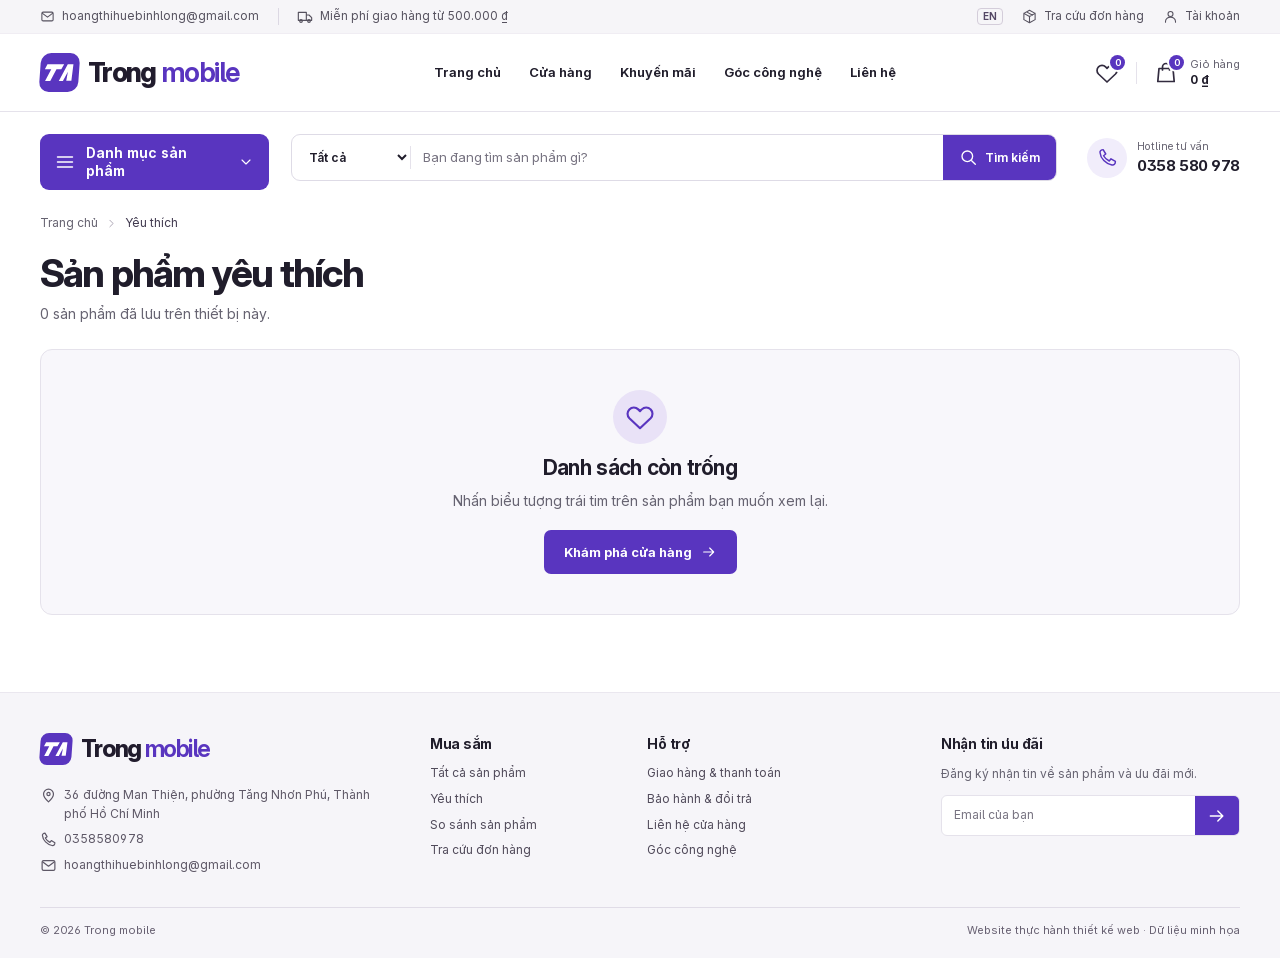
<file: yeu-thich.html>
<!doctype html>
<html lang="vi">
  <head>
    <meta charset="utf-8">
    <meta name="viewport" content="width=device-width, initial-scale=1">
    <meta name="theme-color" content="#5432b9">
    <meta name="description" content="Sản phẩm yêu thích tại Trong mobile. Điện thoại, laptop, máy tính bảng và phụ kiện công nghệ tại 36 đường Man Thiện, Thành phố Hồ Chí Minh.">
    <title>Sản phẩm yêu thích | Trong mobile</title>
    <link rel="icon" href="Images/trong-mobile.svg" type="image/svg+xml">
    <link rel="stylesheet" href="Styles/giao-dien.css">
    <script src="Scripts/du-lieu.js" defer></script>
    <script src="Scripts/chung.js" defer></script>
    <script src="Scripts/noi-dung.js" defer></script>
    <script src="Scripts/cua-hang.js" defer></script>
    <script src="Scripts/dat-hang.js" defer></script>
    <script src="Scripts/khoi-tao.js" defer></script>
    <script src="Scripts/ngon-ngu.js" defer></script>
  </head>
  <body data-page="favorites">
    <a class="skip" href="#main">Đến nội dung chính</a>
    <div id="top">
      <div class="utility">
        <div class="wrap utility-in">
          <a class="top-mail" href="mailto:hoangthihuebinhlong@gmail.com"><svg class="ico" width="15" height="15" viewbox="0 0 24 24" fill="none" stroke="currentColor" stroke-width="1.7" stroke-linecap="round" stroke-linejoin="round" aria-hidden="true"><rect x="3" y="5" width="18" height="14" rx="2"></rect><path d="m4 7 8 6 8-6"></path></svg>hoangthihuebinhlong@gmail.com</a>
          <span class="ship-note"><svg class="ico" width="16" height="16" viewbox="0 0 24 24" fill="none" stroke="currentColor" stroke-width="1.7" stroke-linecap="round" stroke-linejoin="round" aria-hidden="true"><path d="M2 5h12v12H2zm12 4h4l4 4v4h-8"></path><circle cx="6" cy="18" r="2"></circle><circle cx="18" cy="18" r="2"></circle></svg><span class="shipping-long">Miễn phí giao hàng từ 500.000 ₫</span><span class="shipping-short">Miễn phí giao từ 500k</span></span>
          <span class="spacer"></span>
          <button type="button" class="lang-toggle" data-act="lang" aria-label="Switch to English">EN</button>
          <a href="don-hang.html"><svg class="ico" width="15" height="15" viewbox="0 0 24 24" fill="none" stroke="currentColor" stroke-width="1.7" stroke-linecap="round" stroke-linejoin="round" aria-hidden="true"><path d="m3 7 9-5 9 5v10l-9 5-9-5Zm0 0 9 5 9-5M12 12v10m-4-17 9 5"></path></svg>Tra cứu đơn hàng</a>
          <a aria-label="Tài khoản" href="tai-khoan.html"><svg class="ico" width="15" height="15" viewbox="0 0 24 24" fill="none" stroke="currentColor" stroke-width="1.7" stroke-linecap="round" stroke-linejoin="round" aria-hidden="true"><circle cx="12" cy="8" r="4"></circle><path d="M4 21v-1a8 7 0 0 1 16 0v1"></path></svg><span>Tài khoản</span></a>
        </div>
      </div>
      <header class="site-header">
        <div class="wrap header-row">
          <a class="brand" aria-label="Trong mobile – Trang chủ" href="index.html"><span class="brand-mark"><svg viewbox="0 0 42 42" aria-hidden="true"><path fill="currentColor" d="M7.4 12h18l-2.7 5.5h-5.2l-5.8 12.7H6.1l5.8-12.7H5Zm13.5 18.2L29.3 12h6.1l-1 17.9h-5.5l1.1-9.6-4.7 9.9Z"></path></svg></span><span>Trong <b>mobile</b></span></a>
          <nav class="main-nav" aria-label="Điều hướng chính" id="main-nav">
            <a href="index.html">Trang chủ</a>
            <a href="cua-hang.html">Cửa hàng</a>
            <a href="cua-hang.html?sale=1">Khuyến mãi</a>
            <a href="goc-cong-nghe.html">Góc công nghệ</a>
            <a href="lien-he.html">Liên hệ</a>
          </nav>
          <div class="head-actions">
            <a class="head-icon" aria-label="Danh sách yêu thích" href="yeu-thich.html"><svg class="ico" width="24" height="24" viewbox="0 0 24 24" fill="none" stroke="currentColor" stroke-width="1.7" stroke-linecap="round" stroke-linejoin="round" aria-hidden="true"><path d="M20.5 5.9a5 5 0 0 0-7.1 0L12 7.3l-1.4-1.4a5 5 0 0 0-7.1 7.1L12 21l8.5-8a5 5 0 0 0 0-7.1Z"></path></svg><b id="wish-count"></b></a>
            <span class="head-line"></span>
            <a class="head-cart" aria-label="Mở giỏ hàng" href="gio-hang.html"><span class="head-icon"><svg class="ico" width="24" height="24" viewbox="0 0 24 24" fill="none" stroke="currentColor" stroke-width="1.7" stroke-linecap="round" stroke-linejoin="round" aria-hidden="true"><path d="M5 7.5h14l1.2 13H3.8l1.2-13Z"></path><path d="M8.5 9V6a3.5 3.5 0 0 1 7 0v3"></path></svg><b id="cart-count"></b></span><span class="cart-words">Giỏ hàng<strong id="cart-money">0 ₫</strong></span></a>
            <button class="icon-btn hamburger" data-act="nav" aria-label="Mở trình đơn" aria-controls="main-nav" aria-expanded="false"><svg class="ico" width="20" height="20" viewbox="0 0 24 24" fill="none" stroke="currentColor" stroke-width="1.7" stroke-linecap="round" stroke-linejoin="round" aria-hidden="true"><path d="M3 6h18M3 12h18M3 18h18"></path></svg></button>
          </div>
        </div>
      </header>
    </div>
    <main id="main" tabindex="-1">
      <div class="wrap inner-tools">
        <aside class="category-panel ">
          <button class="department" type="button" aria-expanded="false" aria-controls="category-links" data-act="depart"><svg class="ico" width="20" height="20" viewbox="0 0 24 24" fill="none" stroke="currentColor" stroke-width="1.7" stroke-linecap="round" stroke-linejoin="round" aria-hidden="true"><path d="M3 6h18M3 12h18M3 18h18"></path></svg><span>Danh mục sản phẩm</span><svg class="ico" width="16" height="16" viewbox="0 0 24 24" fill="none" stroke="currentColor" stroke-width="1.7" stroke-linecap="round" stroke-linejoin="round" aria-hidden="true"><path d="m6 9 6 6 6-6"></path></svg></button>
          <div class="cat-links" id="category-links">
            <a href="cua-hang.html"><svg class="ico" width="20" height="20" viewbox="0 0 24 24" fill="none" stroke="currentColor" stroke-width="1.7" stroke-linecap="round" stroke-linejoin="round" aria-hidden="true"><rect x="3" y="3" width="7" height="7" rx="1"></rect><rect x="14" y="3" width="7" height="7" rx="1"></rect><rect x="3" y="14" width="7" height="7" rx="1"></rect><rect x="14" y="14" width="7" height="7" rx="1"></rect></svg><span>Tất cả sản phẩm</span><svg class="ico" width="14" height="14" viewbox="0 0 24 24" fill="none" stroke="currentColor" stroke-width="1.7" stroke-linecap="round" stroke-linejoin="round" aria-hidden="true"><path d="m9 6 6 6-6 6"></path></svg></a>
            <a href="cua-hang.html?cat=dien-thoai"><svg class="ico" width="20" height="20" viewbox="0 0 24 24" fill="none" stroke="currentColor" stroke-width="1.7" stroke-linecap="round" stroke-linejoin="round" aria-hidden="true"><rect x="6.3" y="2.5" width="11.4" height="19" rx="2.5"></rect><path d="M10 5h4m-3 13.5h2"></path></svg><span>Điện thoại</span><svg class="ico" width="14" height="14" viewbox="0 0 24 24" fill="none" stroke="currentColor" stroke-width="1.7" stroke-linecap="round" stroke-linejoin="round" aria-hidden="true"><path d="m9 6 6 6-6 6"></path></svg></a>
            <a href="cua-hang.html?cat=laptop"><svg class="ico" width="20" height="20" viewbox="0 0 24 24" fill="none" stroke="currentColor" stroke-width="1.7" stroke-linecap="round" stroke-linejoin="round" aria-hidden="true"><rect x="4" y="4" width="16" height="12" rx="1.4"></rect><path d="m4 16-2 3h20l-2-3Z"></path></svg><span>Laptop</span><svg class="ico" width="14" height="14" viewbox="0 0 24 24" fill="none" stroke="currentColor" stroke-width="1.7" stroke-linecap="round" stroke-linejoin="round" aria-hidden="true"><path d="m9 6 6 6-6 6"></path></svg></a>
            <a href="cua-hang.html?cat=may-tinh-bang"><svg class="ico" width="20" height="20" viewbox="0 0 24 24" fill="none" stroke="currentColor" stroke-width="1.7" stroke-linecap="round" stroke-linejoin="round" aria-hidden="true"><rect x="4.5" y="2.7" width="15" height="18.6" rx="2.4"></rect><path d="M11 18.5h2"></path></svg><span>Máy tính bảng</span><svg class="ico" width="14" height="14" viewbox="0 0 24 24" fill="none" stroke="currentColor" stroke-width="1.7" stroke-linecap="round" stroke-linejoin="round" aria-hidden="true"><path d="m9 6 6 6-6 6"></path></svg></a>
            <a href="cua-hang.html?cat=dong-ho"><svg class="ico" width="20" height="20" viewbox="0 0 24 24" fill="none" stroke="currentColor" stroke-width="1.7" stroke-linecap="round" stroke-linejoin="round" aria-hidden="true"><rect x="5.8" y="6" width="12.4" height="12" rx="3.5"></rect><path d="m8 6 1-4h6l1 4m-8 12 1 4h6l1-4m-4-9v3l2 1"></path></svg><span>Đồng hồ thông minh</span><svg class="ico" width="14" height="14" viewbox="0 0 24 24" fill="none" stroke="currentColor" stroke-width="1.7" stroke-linecap="round" stroke-linejoin="round" aria-hidden="true"><path d="m9 6 6 6-6 6"></path></svg></a>
            <a href="cua-hang.html?cat=tai-nghe"><svg class="ico" width="20" height="20" viewbox="0 0 24 24" fill="none" stroke="currentColor" stroke-width="1.7" stroke-linecap="round" stroke-linejoin="round" aria-hidden="true"><path d="M3 14v-2a9 9 0 0 1 18 0v2"></path><rect x="3" y="12" width="4.4" height="8" rx="2"></rect><rect x="16.6" y="12" width="4.4" height="8" rx="2"></rect></svg><span>Tai nghe</span><svg class="ico" width="14" height="14" viewbox="0 0 24 24" fill="none" stroke="currentColor" stroke-width="1.7" stroke-linecap="round" stroke-linejoin="round" aria-hidden="true"><path d="m9 6 6 6-6 6"></path></svg></a>
            <a href="cua-hang.html?cat=phu-kien"><svg class="ico" width="20" height="20" viewbox="0 0 24 24" fill="none" stroke="currentColor" stroke-width="1.7" stroke-linecap="round" stroke-linejoin="round" aria-hidden="true"><path d="M8 2v5m8-5v5M6 7h12v3a6 6 0 0 1-12 0Zm6 9v3a2 2 0 0 0 2 2h2"></path></svg><span>Phụ kiện</span><svg class="ico" width="14" height="14" viewbox="0 0 24 24" fill="none" stroke="currentColor" stroke-width="1.7" stroke-linecap="round" stroke-linejoin="round" aria-hidden="true"><path d="m9 6 6 6-6 6"></path></svg></a>
            <a class="deal-link" href="cua-hang.html?sale=1"><svg class="ico" width="20" height="20" viewbox="0 0 24 24" fill="none" stroke="currentColor" stroke-width="1.7" stroke-linecap="round" stroke-linejoin="round" aria-hidden="true"><path d="M4 4h8l9 9-8 8-9-9Z"></path><circle cx="8" cy="8" r="1"></circle></svg><span>Sản phẩm giảm giá</span><svg class="ico" width="14" height="14" viewbox="0 0 24 24" fill="none" stroke="currentColor" stroke-width="1.7" stroke-linecap="round" stroke-linejoin="round" aria-hidden="true"><path d="m9 6 6 6-6 6"></path></svg></a>
          </div>
        </aside>
        <div class="search-row">
          <form class="site-search" id="site-search" role="search" autocomplete="off">
            <select aria-label="Danh mục tìm kiếm" name="cat"><option value="">Tất cả</option><option value="dien-thoai">Điện thoại</option><option value="laptop">Laptop</option><option value="may-tinh-bang">Máy tính bảng</option><option value="dong-ho">Đồng hồ thông minh</option><option value="tai-nghe">Tai nghe</option><option value="phu-kien">Phụ kiện</option></select>
            <input type="search" name="q" aria-label="Từ khóa tìm sản phẩm" placeholder="Bạn đang tìm sản phẩm gì?" value="" maxlength="100">
            <button class="search-submit" type="submit"><svg class="ico" width="19" height="19" viewbox="0 0 24 24" fill="none" stroke="currentColor" stroke-width="1.7" stroke-linecap="round" stroke-linejoin="round" aria-hidden="true"><circle cx="10.5" cy="10.5" r="6.7"></circle><path d="m16 16 4.6 4.6"></path></svg><span>Tìm kiếm</span></button>
            <div class="suggestions" id="suggestions" hidden></div>
          </form>
          <a class="hotline" href="tel:0358580978"><span><svg class="ico" width="21" height="21" viewbox="0 0 24 24" fill="none" stroke="currentColor" stroke-width="1.7" stroke-linecap="round" stroke-linejoin="round" aria-hidden="true"><path d="m7 3 3 5-2.5 2A14 14 0 0 0 14 16l2-2.5 5 3c0 3-1.5 4.5-4 4C10 19 4 13 3.5 6.5 3 4.5 5 3 7 3Z"></path></svg></span><div><small>Hotline tư vấn</small><strong>0358 580 978</strong></div></a>
        </div>
      </div>
      <div class="wrap inner-page">
        <nav aria-label="Đường dẫn" class="crumbs">
          <a href="index.html">Trang chủ</a>
          <svg class="ico" width="13" height="13" viewbox="0 0 24 24" fill="none" stroke="currentColor" stroke-width="1.7" stroke-linecap="round" stroke-linejoin="round" aria-hidden="true"><path d="m9 6 6 6-6 6"></path></svg>
          <span aria-current="page">Yêu thích</span>
        </nav>
        <div class="page-title">
          <h1>Sản phẩm yêu thích</h1>
          <p>0 sản phẩm đã lưu trên thiết bị này.</p>
        </div>
        <div class="empty">
          <span class="empty-icon"><svg class="ico" width="30" height="30" viewbox="0 0 24 24" fill="none" stroke="currentColor" stroke-width="1.7" stroke-linecap="round" stroke-linejoin="round" aria-hidden="true"><path d="M20.5 5.9a5 5 0 0 0-7.1 0L12 7.3l-1.4-1.4a5 5 0 0 0-7.1 7.1L12 21l8.5-8a5 5 0 0 0 0-7.1Z"></path></svg></span>
          <h2>Danh sách còn trống</h2>
          <p>Nhấn biểu tượng trái tim trên sản phẩm bạn muốn xem lại.</p>
          <a class="btn primary" href="cua-hang.html">Khám phá cửa hàng <svg class="ico" width="16" height="16" viewbox="0 0 24 24" fill="none" stroke="currentColor" stroke-width="1.7" stroke-linecap="round" stroke-linejoin="round" aria-hidden="true"><path d="M4 12h15m-6-6 6 6-6 6"></path></svg></a>
        </div>
      </div>
    </main>
    <div id="bottom">
      <footer class="footer">
        <div class="wrap footer-grid">
          <div>
            <a class="brand" aria-label="Trong mobile – Trang chủ" href="index.html"><span class="brand-mark"><svg viewbox="0 0 42 42" aria-hidden="true"><path fill="currentColor" d="M7.4 12h18l-2.7 5.5h-5.2l-5.8 12.7H6.1l5.8-12.7H5Zm13.5 18.2L29.3 12h6.1l-1 17.9h-5.5l1.1-9.6-4.7 9.9Z"></path></svg></span><span>Trong <b>mobile</b></span></a>
            <address>
              <span><svg class="ico" width="17" height="17" viewbox="0 0 24 24" fill="none" stroke="currentColor" stroke-width="1.7" stroke-linecap="round" stroke-linejoin="round" aria-hidden="true"><path d="M19 10c0 5-7 11-7 11S5 15 5 10a7 7 0 1 1 14 0Z"></path><circle cx="12" cy="10" r="2.3"></circle></svg>36 đường Man Thiện, phường Tăng Nhơn Phú, Thành phố Hồ Chí Minh</span>
              <a href="tel:0358580978"><svg class="ico" width="17" height="17" viewbox="0 0 24 24" fill="none" stroke="currentColor" stroke-width="1.7" stroke-linecap="round" stroke-linejoin="round" aria-hidden="true"><path d="m7 3 3 5-2.5 2A14 14 0 0 0 14 16l2-2.5 5 3c0 3-1.5 4.5-4 4C10 19 4 13 3.5 6.5 3 4.5 5 3 7 3Z"></path></svg>0358580978</a>
              <a href="mailto:hoangthihuebinhlong@gmail.com"><svg class="ico" width="17" height="17" viewbox="0 0 24 24" fill="none" stroke="currentColor" stroke-width="1.7" stroke-linecap="round" stroke-linejoin="round" aria-hidden="true"><rect x="3" y="5" width="18" height="14" rx="2"></rect><path d="m4 7 8 6 8-6"></path></svg>hoangthihuebinhlong@gmail.com</a>
            </address>
          </div>
          <div>
            <h3>Mua sắm</h3>
            <a href="cua-hang.html">Tất cả sản phẩm</a>
            <a href="yeu-thich.html">Yêu thích</a>
            <a href="so-sanh.html">So sánh sản phẩm</a>
            <a href="don-hang.html">Tra cứu đơn hàng</a>
          </div>
          <div>
            <h3>Hỗ trợ</h3>
            <a href="chinh-sach.html#giao-hang">Giao hàng &amp; thanh toán</a>
            <a href="chinh-sach.html#bao-hanh">Bảo hành &amp; đổi trả</a>
            <a href="lien-he.html">Liên hệ cửa hàng</a>
            <a href="goc-cong-nghe.html">Góc công nghệ</a>
          </div>
          <div>
            <h3>Nhận tin ưu đãi</h3>
            <p>Đăng ký nhận tin về sản phẩm và ưu đãi mới.</p>
            <form id="newsletter">
              <label class="sr" for="news-email">Email nhận tin</label>
              <input id="news-email" name="email" type="email" placeholder="Email của bạn" maxlength="100" required>
              <button aria-label="Đăng ký nhận tin" title="Đăng ký nhận tin"><svg class="ico" width="20" height="20" viewbox="0 0 24 24" fill="none" stroke="currentColor" stroke-width="1.7" stroke-linecap="round" stroke-linejoin="round" aria-hidden="true"><path d="M4 12h15m-6-6 6 6-6 6"></path></svg></button>
            </form>
            <small id="news-status" role="status"></small>
          </div>
        </div>
        <div class="wrap footer-bottom">
          <span>© 2026 Trong mobile</span>
          <span>Website thực hành thiết kế web · Dữ liệu minh họa</span>
        </div>
      </footer>
    </div>
    <div id="notice" class="notice" role="status" aria-live="polite" hidden></div>
    <noscript>Vui lòng bật JavaScript để sử dụng giỏ hàng và bộ lọc của Trong mobile. Liên hệ cửa hàng qua số 0358580978.</noscript>
  </body>
</html>
</file>
<file: Styles/giao-dien.css>
@import url("phong-chu.css");

/* Nền tảng */
:root {
  --ink: #201d2b;
  --muted: #666371;
  --line: #e5e2eb;
  --purple: #5935bf;
  --deep: #432193;
  --lavender: #f1edfb;
  --pale: #f8f7fb;
  --green: #207858;
  --radius: 12px;
  --side: clamp(216px,19.1%,258px);
  --gap: 22px;
  color-scheme: light;
}
* {
  box-sizing: border-box;
}
html {
  scroll-padding: 18px;
}
body {
  margin: 0;
  background: #fff;
  color: var(--ink);
  font: 400 14px/1.55 Inter,"Segoe UI",Arial,sans-serif;
  -webkit-font-smoothing: antialiased;
}
a {
  color: inherit;
  text-decoration: none;
}
button,input,select,textarea {
  font: inherit;
  color: inherit;
}
button {
  cursor: pointer;
}
button:disabled {
  cursor: not-allowed;
  opacity: .45;
}
button,input,select,textarea {
  border: 1px solid var(--line);
  background: #fff;
}
button {
  line-height: 1.3;
}
input,select,textarea {
  border-radius: 7px;
  padding: 10px 12px;
  max-width: 100%;
  min-width: 0;
}
textarea {
  resize: vertical;
}
input::placeholder,textarea::placeholder {
  color: #777381;
}
input:focus, select:focus, textarea:focus {
  outline: 2px solid #866ce6;
  outline-offset: 1px;
}
a:focus-visible,button:focus-visible,summary:focus-visible {
  outline: 3px solid #9778f5;
  outline-offset: 3px;
}
:where(h1,h2,h3,p,dl,dd,fieldset) {
  margin: 0;
}
h1,h2,h3,strong,b {
  font-weight: 680;
}
h1,h2,h3 {
  line-height: 1.22;
  letter-spacing: -.035em;
}
p {
  line-height: 1.65;
}
img {
  display: block;
  max-width: 100%;
}
.ico {
  display: inline-block;
  flex: none;
  vertical-align: middle;
}
[hidden] {
  display: none!important;
}
.wrap {
  width: min(1240px,calc(100% - 80px));
  margin-inline: auto;
}
.spacer {
  flex: 1;
}
.mt {
  margin-top: 20px;
}
.full {
  width: 100%;
}
.sr,.skip:not(:focus) {
  position: absolute;
  width: 1px;
  height: 1px;
  overflow: hidden;
  clip-path: inset(50%);
  white-space: nowrap;
}
.skip:focus {
  position: fixed;
  z-index: 100;
  left: 10px;
  top: 8px;
  padding: 8px 16px;
  background: white;
  border: 2px solid var(--purple);
}
main {
  min-height: 50vh;
}
main:focus {
  outline: none;
}
button,a,input,select {
  touch-action: manipulation;
}
.btn,.text-link,.icon-btn,.add-circle,.hero-cta,.head-icon,.visual-category,.status-chip,.empty-icon {
  display: inline-flex;
  align-items: center;
  justify-content: center;
}
.btn {
  gap: 9px;
  min-height: 44px;
  padding: 10px 19px;
  border: 1px solid transparent;
  border-radius: 7px;
  font-size: 13px;
  font-weight: 680;
  line-height: 1.4;
  text-align: center;
}
.primary {
  color: white;
  background: var(--purple);
}
.primary:hover,.search-submit:hover {
  background: var(--deep);
}
.dark {
  background: #272432;
  color: white;
}
.dark:hover {
  background: #121018;
}
.soft {
  color: var(--purple);
  background: var(--lavender);
  border-color: #e4dcf8;
}
.soft:hover {
  background: #e6dff8;
}
.text-link {
  gap: 7px;
  color: var(--purple);
  font-weight: 650;
  font-size: 13px;
}
.text-link:hover,.subtle:hover {
  text-decoration: underline;
}
.icon-btn,.add-circle {
  width: 33px;
  height: 33px;
  border: 1px solid var(--line);
  border-radius: 50%;
  padding: 0;
  background: #fff;
}
.icon-btn:hover,.icon-btn.selected {
  color: var(--purple);
  border-color: #bdaee1;
  background: #f6f2ff;
}
.icon-btn.selected [class="ico"]:has(path) {
  stroke-width: 2.3;
}
.icon-btn.selected[data-act="favorites"] svg {
  fill: #e4d7ff;
}
.subtle,.clear-filter {
  background: none;
  border: 0;
  padding: 4px;
  color: var(--purple);
  font-weight: 600;
  font-size: 13px;
}
.clear-filter {
  display: block;
  text-align: center;
  margin: 10px auto 0;
}
.eyebrow,.product-brand,.hero-label,.promo small {
  font-size: 10px;
  font-weight: 720;
  letter-spacing: .12em;
  text-transform: uppercase;
}
.notice {
  position: fixed;
  bottom: 22px;
  left: 50%;
  transform: translateX(-50%);
  z-index: 40;
  display: flex;
  align-items: center;
  gap: 10px;
  max-width: calc(100% - 24px);
  width: max-content;
  padding: 13px 17px;
  color: #fff;
  background: #292436;
  border-radius: 9px;
  box-shadow: 0 5px 22px #20172a29;
  font-size: 13px;
}
.notice>a {
  color: #dfcaff;
  text-decoration: underline;
  text-underline-offset: 3px;
  white-space: nowrap;
}

/* Thông tin và điều hướng */
.utility {
  font-size: 11.6px;
  background: #f6f5f8;
  border-bottom: 1px solid #f0edf3;
  color: #55515e;
}
.utility-in {
  display: flex;
  align-items: center;
  gap: 19px;
  min-height: 33px;
}
.utility-in a,.ship-note {
  display: inline-flex;
  align-items: center;
  gap: 7px;
}
.utility-in a:hover {
  color: var(--purple);
}
.ship-note {
  border-left: 1px solid #dcd8e3;
  padding-left: 18px;
}
.site-header {
  border-bottom: 1px solid var(--line);
  background: #fff;
}
.header-row {
  height: 77px;
  display: flex;
  align-items: center;
  justify-content: space-between;
  gap: 22px;
}
.brand {
  display: inline-flex;
  align-items: center;
  gap: 9px;
  font-size: 27px;
  font-weight: 780;
  line-height: 1;
  letter-spacing: -1.65px;
  color: #211c2d;
  white-space: nowrap;
}
.brand b {
  color: var(--purple);
  font-weight: 650;
}
.brand-mark {
  display: inline-flex;
  width: 39px;
  height: 39px;
  border-radius: 10px;
  background: var(--purple);
  color: white;
  transform: skewX(-4deg);
}
.brand-mark svg {
  width: 100%;
  height: 100%;
}
.main-nav {
  display: flex;
  align-self: stretch;
  align-items: stretch;
  gap: clamp(18px,2.2vw,36px);
}
.main-nav>a {
  display: flex;
  align-items: center;
  position: relative;
  font-size: 13px;
  font-weight: 640;
  white-space: nowrap;
}
.main-nav>a[aria-current="page"],.main-nav>a:hover {
  color: var(--purple);
}
.main-nav>a[aria-current="page"]:after {
  content: "";
  position: absolute;
  bottom: 14px;
  left: 0;
  height: 2px;
  width: 24px;
  background: var(--purple);
  border-radius: 1px;
}
.head-actions,.head-cart {
  display: flex;
  align-items: center;
  gap: 13px;
}
.head-cart {
  gap: 9px;
}
.head-icon {
  position: relative;
  width: 31px;
  height: 32px;
  color: #322b3f;
}
.head-icon b {
  position: absolute;
  z-index: 1;
  right: -3px;
  top: -2px;
  min-width: 15px;
  height: 15px;
  padding: 0 2px;
  text-align: center;
  line-height: 15px;
  background: var(--purple);
  border-radius: 12px;
  font-size: 9px;
  font-weight: 650;
  color: white;
  box-shadow: 0 0 0 2px white;
}
.head-line {
  height: 22px;
  width: 1px;
  background: var(--line);
  margin-left: 1px;
}
.cart-words {
  font-size: 11px;
  color: var(--muted);
  line-height: 1.35;
  min-width: 43px;
}
.cart-words strong {
  display: block;
  font-size: 12px;
  color: var(--ink);
}
.hamburger {
  display: none;
}

/* Danh mục, tìm kiếm, banner đầu trang */
.home-top,.inner-tools {
  display: grid;
  grid-template-columns: var(--side) minmax(0,1fr);
  gap: var(--gap);
  align-items: start;
  margin-top: 22px;
}
.category-panel {
  position: relative;
  z-index: 5;
  min-width: 0;
}
.department {
  width: 100%;
  min-height: 47px;
  display: flex;
  align-items: center;
  gap: 11px;
  padding: 10px 15px;
  color: white;
  background: var(--purple);
  border: 0;
  border-radius: 9px;
  font-size: 14px;
  font-weight: 650;
  text-align: left;
}
.department span {
  flex: 1;
}
.home-cats:not(.collapsed) .department,.category-panel.opened .department {
  border-radius: 9px 9px 0 0;
}
.cat-links {
  border: 1px solid var(--line);
  border-top: 0;
  border-radius: 0 0 10px 10px;
  background: white;
  padding: 6px 9px;
}
.category-panel:not(.home-cats) .cat-links {
  display: none;
  position: absolute;
  left: 0;
  right: 0;
  top: 100%;
  box-shadow: 0 12px 22px #30204210;
}
.category-panel.opened .cat-links {
  display: block;
}
.home-cats.collapsed .cat-links {
  display: none;
}
.cat-links a {
  min-height: 39px;
  display: flex;
  align-items: center;
  gap: 10px;
  padding: 6px 6px;
  font-size: 12.8px;
  font-weight: 540;
  border-radius: 5px;
}
.cat-links a:hover {
  background: var(--lavender);
  color: var(--purple);
}
.cat-links>a>.ico:first-child {
  color: #66616f;
  width: 18px;
}
.cat-links>a>.ico:last-child {
  margin-left: auto;
  color: #a8a2b1;
}
.cat-links .deal-link {
  border-top: 1px solid var(--line);
  border-radius: 0;
  margin-top: 3px;
  padding-top: 8px;
  color: var(--purple);
}
.cat-links .deal-link>.ico:first-child {
  color: var(--purple);
}
.search-row {
  display: flex;
  gap: clamp(12px,2.4vw,34px);
  align-items: center;
}
.site-search {
  position: relative;
  min-width: 0;
  display: flex;
  align-items: center;
  flex: 1;
  height: 47px;
  border: 1px solid #dedbe6;
  border-radius: 9px;
  background: white;
}
.site-search select {
  max-width: 119px;
  border: 0;
  border-right: 1px solid var(--line);
  border-radius: 0;
  padding: 0 8px 0 13px;
  background: none;
  font-size: 12px;
  font-weight: 630;
  height: 23px;
}
.site-search input {
  border: 0;
  min-width: 60px;
  flex: 1;
  border-radius: 0;
  background: transparent;
  padding: 8px 12px;
  font-size: 13px;
}
.site-search :is(input,select):focus {
  outline: 0;
}
.site-search:focus-within {
  box-shadow: 0 0 0 2px #baa7ec;
}
.search-submit {
  display: flex;
  align-items: center;
  justify-content: center;
  gap: 7px;
  align-self: stretch;
  color: white;
  background: var(--purple);
  border: 0;
  border-radius: 0 8px 8px 0;
  padding: 0 16px;
  font-weight: 640;
  font-size: 12px;
}
.hotline {
  display: flex;
  align-items: center;
  gap: 10px;
  white-space: nowrap;
}
.hotline>span {
  display: grid;
  place-items: center;
  width: 40px;
  height: 40px;
  color: var(--purple);
  border-radius: 50%;
  background: var(--lavender);
}
.hotline small,.hotline strong {
  display: block;
}
.hotline small {
  font-size: 10.5px;
  color: var(--muted);
}
.hotline strong {
  font-size: 15px;
  line-height: 1.4;
  letter-spacing: -.03em;
}
.suggestions {
  position: absolute;
  top: calc(100% + 4px);
  left: 0;
  right: 0;
  z-index: 12;
  border: 1px solid var(--line);
  border-radius: 8px;
  background: white;
  box-shadow: 0 12px 32px #21152e1f;
  overflow: hidden;
}
.suggest-item,.suggest-all {
  display: flex;
  align-items: center;
  gap: 10px;
  padding: 7px 12px;
}
.suggest-item:hover,.suggest-all:hover {
  background: var(--pale);
}
.suggest-item img {
  width: 39px;
  height: 39px;
  object-fit: contain;
}
.suggest-item strong,.suggest-item small {
  display: block;
}
.suggest-item small {
  color: var(--purple);
}
.suggest-item>.ico {
  margin-left: auto;
}
.suggest-all {
  border-top: 1px solid var(--line);
  color: var(--purple);
  font-weight: 630;
}
.suggestions p {
  padding: 12px;
}
.hero {
  isolation: isolate;
  position: relative;
  height: 312px;
  border-radius: 12px;
  overflow: hidden;
  color: white;
  background: #100a29;
}
#hero-slot {
  margin-top: 14px;
}
.hero-art,.hero-shade {
  position: absolute;
  inset: 0;
  width: 100%;
  height: 100%;
  object-fit: cover;
  z-index: -2;
}
.hero-art {
  object-position: center center;
}
.hero-shade {
  z-index: -1;
  background: linear-gradient(90deg,rgba(12,6,38,.12),transparent 66%);
}
.hero-laptop .hero-shade,.hero-audio .hero-shade {
  background: linear-gradient(90deg,rgba(9,9,38,.94) 0%,rgba(20,12,51,.75) 39%,transparent 77%);
}
.hero-laptop .hero-art {
  object-position: center 52%;
}
.hero-copy {
  position: relative;
  padding: 34px clamp(28px,3.3vw,53px) 0;
  max-width: 61%;
  pointer-events: none;
}
.hero-copy a {
  pointer-events: auto;
}
.hero-label {
  display: flex;
  align-items: center;
  gap: 9px;
  letter-spacing: .19em;
  color: #dec8ff;
  font-size: 10px;
}
.hero-label i {
  width: 19px;
  height: 2px;
  background: #c29afc;
}
.hero h1 {
  font-size: clamp(36px,4.05vw,63px);
  line-height: 1.1;
  letter-spacing: -.06em;
  font-weight: 690;
  margin: 10px 0 6px;
  white-space: nowrap;
}
.hero-copy>p {
  font-size: clamp(12px,1.1vw,16px);
  color: #eee9f8;
  line-height: 1.5;
}
.hero-price {
  margin: 12px 0 16px;
  font-size: 12px;
  color: #ddd5eb;
}
.hero-price strong {
  font-size: 19px;
  color: #fff;
  margin-left: 3px;
  font-weight: 640;
  letter-spacing: -.025em;
}
.hero-cta {
  gap: 12px;
  background: white;
  color: #241a39;
  padding: 10px 15px;
  border-radius: 6px;
  font-size: 12px;
  font-weight: 690;
  min-height: 37px;
}
.hero-cta:hover {
  background: #ede3ff;
}
.slide-dots,.hero-arrows {
  display: flex;
  align-items: center;
  position: absolute;
  bottom: 15px;
  gap: 4px;
}
.slide-dots {
  left: clamp(28px,3.3vw,53px);
}
.slide-dots button {
  isolation: isolate;
  position: relative;
  border: 0;
  background: transparent;
  width: 17px;
  height: 22px;
  padding: 0;
}
.slide-dots button::after {
  content: "";
  position: absolute;
  top: 9px;
  left: 4px;
  height: 4px;
  width: 8px;
  border-radius: 4px;
  background: #a99fb8;
}
.slide-dots button[aria-pressed="true"] {
  width: 26px;
}
.slide-dots button[aria-pressed="true"]::after {
  width: 21px;
  background: white;
}
.hero-arrows {
  bottom: 13px;
  right: 18px;
  gap: 6px;
}
.hero-arrows button {
  display: grid;
  place-items: center;
  width: 28px;
  height: 28px;
  border-radius: 50%;
  border: 1px solid #ffffff54;
  background: #21152e60;
  color: white;
  padding: 0;
}
.hero-arrows button:hover {
  background: #392b4a;
}

/* Danh mục hình ảnh và phần trưng bày */
.home-section {
  margin-top: 37px;
}
.section-heading,.shelf-head,.cart-titles,.sort-row,.receipt-head {
  display: flex;
  align-items: center;
  justify-content: space-between;
  gap: 14px;
}
.section-heading {
  margin-bottom: 17px;
}
.section-heading h2 {
  font-size: clamp(23px,2.05vw,30px);
  font-weight: 730;
  letter-spacing: -.047em;
}
.arrows {
  display: inline-flex;
  gap: 6px;
}
.arrows button,.light-controls button {
  display: grid;
  place-items: center;
  background: #fff;
  width: 29px;
  height: 29px;
  border: 1px solid var(--line);
  border-radius: 50%;
  padding: 0;
}
.arrows button:hover {
  color: var(--purple);
  border-color: #bfaddd;
}
.cat-track {
  display: grid;
  grid-auto-flow: column;
  grid-auto-columns: calc((100% - 56px)/5);
  overflow-x: auto;
  gap: 14px;
  scroll-snap-type: x mandatory;
  scrollbar-width: none;
}
.cat-track::-webkit-scrollbar {
  display: none;
}
.visual-category {
  position: relative;
  flex-direction: column;
  gap: 3px;
  min-height: 126px;
  border-radius: 10px;
  padding: 9px 15px 12px;
  background: var(--tile);
  scroll-snap-align: start;
  overflow: hidden;
}
.visual-category img {
  height: 82px;
  width: 91px;
  object-fit: contain;
  mix-blend-mode: multiply;
  transition: transform .2s;
}
.visual-category:hover img {
  transform: translateY(-3px);
}
.visual-category strong {
  font-size: 13px;
  letter-spacing: -.02em;
}
.featured-section {
  margin-top: 35px;
}
.tabs {
  display: flex;
  gap: 6px;
  align-items: center;
  overflow-x: auto;
  scrollbar-width: thin;
}
.tabs>button,.tabs>a,.pills button {
  flex: none;
  background: #fff;
  border: 1px solid var(--line);
  border-radius: 20px;
  padding: 7px 13px;
  font-size: 12px;
  font-weight: 580;
  line-height: 1.4;
  white-space: nowrap;
}
.tabs [aria-pressed="true"],.tabs [aria-current="true"],.pills [aria-pressed="true"] {
  background: var(--lavender);
  color: var(--purple);
  border-color: #cfbff4;
  font-weight: 680;
}
.tabs>button:hover,.tabs>a:hover,.pills button:hover {
  background: var(--pale);
}
.featured-tabs {
  margin: -2px 0 17px;
}
.product-grid {
  display: grid;
  grid-template-columns: repeat(4,minmax(0,1fr));
  gap: 16px;
}
.product-card {
  min-width: 0;
  background: white;
  border: 1px solid var(--line);
  border-radius: 10px;
  overflow: hidden;
  transition: box-shadow .2s,border-color .2s;
}
.product-card:hover {
  border-color: #cfc3e2;
  box-shadow: 0 5px 16px #3020460c;
}
.card-photo {
  position: relative;
  aspect-ratio: 1.57;
  background: #f7f7fa;
  isolation: isolate;
}
.card-photo>a {
  position: absolute;
  inset: 0;
  display: grid;
  place-items: center;
}
.card-photo img {
  width: 73%;
  height: 83%;
  object-fit: contain;
  mix-blend-mode: multiply;
  transition: transform .2s;
}
.product-card:hover .card-photo img {
  transform: scale(1.025);
}
.discount {
  position: absolute;
  left: 10px;
  top: 10px;
  background: #5840af;
  color: #fff;
  border-radius: 4px;
  padding: 2px 6px;
  font: 650 10px/1.65 Inter,sans-serif;
}
.card-shortcuts {
  position: absolute;
  top: 9px;
  right: 9px;
  display: grid;
  gap: 5px;
}
.card-shortcuts .icon-btn {
  width: 28px;
  height: 28px;
  background: #ffffffee;
  border-color: #e8e5ee;
}
.card-shortcuts [data-act="compare"] {
  opacity: 0;
  transition: opacity .15s;
}
.product-card:hover .card-shortcuts [data-act="compare"],.product-card:focus-within .card-shortcuts [data-act="compare"],.card-shortcuts [aria-pressed="true"] {
  opacity: 1;
}
.card-copy {
  padding: 15px;
}
.product-brand {
  color: #756487;
  letter-spacing: .11em;
  font-size: 9px;
}
.card-copy h3 {
  font-size: 16px;
  font-weight: 670;
  letter-spacing: -.035em;
  margin: 4px 0;
}
.card-copy h3 a:hover,.mini-product:hover strong,.story-card h3 a:hover {
  color: var(--purple);
}
.card-copy>p {
  font-size: 12px;
  color: var(--muted);
}
.card-copy>p span {
  padding: 0 3px;
  color: #a4a0a8;
}
.card-bottom {
  display: flex;
  align-items: center;
  justify-content: space-between;
  gap: 6px;
  margin-top: 12px;
}
.price-block {
  display: flex;
  align-items: baseline;
  gap: 7px;
  flex-wrap: wrap;
}
.price {
  font-weight: 740;
  color: var(--purple);
  font-size: 16px;
  letter-spacing: -.035em;
}
s {
  font-size: 11px;
  color: #716b7b;
  white-space: nowrap;
}
.add-circle {
  border-color: #e5dbf6;
  background: #f3effb;
  color: var(--purple);
  width: 28px;
  height: 28px;
  flex: none;
}
.add-circle:hover {
  background: var(--purple);
  color: white;
}
.promos {
  margin: 38px 0;
  display: grid;
  grid-template-columns: 1fr 1fr;
  gap: 17px;
}
.promo {
  position: relative;
  isolation: isolate;
  display: flex;
  align-items: center;
  color: white;
  overflow: hidden;
  border-radius: 10px;
  min-height: 168px;
  background: #262450;
}
.promo img,.promo:after {
  position: absolute;
  inset: 0;
  width: 100%;
  height: 100%;
  object-fit: cover;
  z-index: -2;
}
.promo:after {
  content: "";
  z-index: -1;
  background: linear-gradient(90deg,#071834f5,rgba(24,20,61,.56) 48%,transparent);
}
.promo-audio:after {
  background: linear-gradient(90deg,#342344f2,rgba(51,29,68,.52) 51%,transparent);
}
.promo>div {
  padding: 26px;
}
.promo small {
  color: #e1d5ef;
}
.promo h2 {
  font-size: 25px;
  margin: 9px 0 14px;
}
.promo span {
  display: flex;
  align-items: center;
  gap: 7px;
  font-size: 12px;
  font-weight: 650;
}
.shelves {
  display: grid;
  grid-template-columns: repeat(3,minmax(0,1fr));
  gap: 23px;
}
.shelf-head {
  margin: 0 0 8px;
}
.shelf-head h3 {
  font-size: 19px;
}
.shelf-head .arrows button {
  width: 23px;
  height: 23px;
}
.mini-product {
  display: flex;
  gap: 13px;
  align-items: center;
  margin: 8px 0;
  padding: 6px 0;
}
.mini-product img {
  width: 59px;
  height: 59px;
  object-fit: contain;
  background: var(--pale);
  border-radius: 7px;
}
.mini-product small,.mini-product strong,.story-card p {
  display: block;
}
.mini-product strong {
  font-size: 13px;
}
.mini-product small {
  color: var(--purple);
  font-weight: 640;
}
.story-grid {
  display: grid;
  grid-template-columns: repeat(3,minmax(0,1fr));
  gap: 20px;
}
.story-image {
  display: block;
  border-radius: 9px;
  overflow: hidden;
  background: var(--pale);
}
.story-image>img {
  width: 100%;
  aspect-ratio: 2.04;
  object-fit: cover;
  transition: transform .2s;
}
.story-image:hover>img {
  transform: scale(1.03);
}
.story-meta {
  display: flex;
  gap: 9px;
  align-items: center;
  margin: 12px 0 7px;
  color: var(--muted);
  font-size: 11px;
}
.story-meta span,.story-meta a {
  color: var(--purple);
  font-weight: 650;
}
.story-meta i {
  width: 3px;
  height: 3px;
  border-radius: 50%;
  background: #998ca7;
}
.story-card h3 {
  font-size: 20px;
  margin: 5px 0 8px;
  line-height: 1.32;
}
.story-card p {
  font-size: 13px;
  color: var(--muted);
  margin: 2px 0 12px;
}
.footer {
  margin-top: 55px;
  background: #f6f5f9;
  border-top: 1px solid #eae7ef;
  font-size: 12px;
}
.footer-grid {
  display: grid;
  grid-template-columns: 1.32fr .67fr .96fr 1.12fr;
  gap: clamp(18px,3vw,55px);
  padding: 40px 0 26px;
}
.footer h3 {
  font-size: 14px;
  margin: 2px 0 12px;
}
.footer-grid>div>a:not(.brand) {
  display: block;
  color: #514b5b;
  margin: 7px 0;
}
.footer a:hover {
  color: var(--purple);
}
.footer .brand {
  font-size: 23px;
}
.footer .brand-mark {
  width: 32px;
  height: 32px;
  border-radius: 8px;
}
.footer address {
  font-style: normal;
  margin-top: 15px;
}
.footer address>* {
  display: flex;
  gap: 7px;
  align-items: flex-start;
  color: #5e5867;
  margin: 7px 0;
  overflow-wrap: anywhere;
}
.footer address svg {
  margin-top: 1px;
}
.footer-grid p {
  color: var(--muted);
}
#newsletter,#blog-search {
  display: flex;
  background: white;
  border: 1px solid var(--line);
  border-radius: 6px;
  overflow: hidden;
}
#newsletter {
  margin-top: 11px;
}
#newsletter input,#blog-search input {
  background: none;
  flex: 1;
  width: 0;
  border: 0;
  border-radius: 0;
  font-size: 12px;
}
#newsletter button,#blog-search button {
  display: grid;
  place-items: center;
  padding: 0 12px;
  border: 0;
  color: #fff;
  background: var(--purple);
}
#news-status {
  display: block;
  margin: 8px 0 0;
  color: var(--purple);
}
.footer-bottom {
  display: flex;
  justify-content: space-between;
  gap: 14px;
  padding: 14px 0 19px;
  border-top: 1px solid #e0dce7;
  color: #686172;
  font-size: 11px;
}

/* Nội dung các trang trong */
.crumbs {
  display: flex;
  gap: 7px;
  align-items: center;
  flex-wrap: wrap;
  margin: 24px 0 19px;
  color: var(--muted);
  font-size: 12px;
}
.crumbs a:hover {
  color: var(--purple);
}
.crumbs span {
  color: #423b50;
}
.crumbs .ico {
  color: #a7a0b0;
}
.page-title {
  margin: 0 0 24px;
}
.page-title h1,.detail-copy h1 {
  font-size: clamp(30px,3vw,43px);
  line-height: 1.13;
  letter-spacing: -.052em;
  font-weight: 735;
}
.page-title p {
  color: var(--muted);
  margin: 7px 0 0;
}
.inner-page {
  min-height: 47vh;
}
.shop-layout {
  display: grid;
  grid-template-columns: var(--side) minmax(0,1fr);
  gap: var(--gap);
  align-items: start;
}
.filters,.form-panel,.summary-box,.receipt-card,.empty,.lookup-guide,.compare-wrap {
  border: 1px solid var(--line);
  border-radius: var(--radius);
  background: white;
}
.filters {
  padding: 17px;
}
.filter-heading {
  display: flex;
  gap: 8px;
  align-items: center;
  margin-bottom: 16px;
}
.filter-heading h2 {
  font-size: 18px;
}
.filters label,.form-panel label:not(.radio-row label),.form-stack label:not(.radio-row label) {
  display: block;
  font-size: 13px;
  font-weight: 620;
}
.filters label:not(.sr)>:is(input,select),.form-panel label>:is(input:not([type=radio]),select,textarea),.form-stack label>:is(input,select,textarea) {
  display: block;
  width: 100%;
  margin-top: 5px;
  font-size: 13px;
  font-weight: 420;
  line-height: 1.5;
}
.filters label:not(.sr),.filters fieldset {
  margin-bottom: 16px;
}
.filters fieldset {
  border: 0;
  padding: 0;
}
.filters legend {
  font-size: 13px;
  font-weight: 630;
  margin-bottom: 6px;
}
.filters fieldset input {
  width: 100%;
  font-size: 13px;
}
.filters fieldset input+label+input {
  margin-top: 7px;
}
.filters .btn {
  min-height: 39px;
}
.coupon-tease {
  border-top: 1px dashed #dcd4e9;
  margin: 19px 0 0;
  padding: 16px 0 0;
  color: var(--purple);
  font-size: 12px;
}
.coupon-tease strong {
  margin-left: 5px;
}
.coupon-tease p {
  margin-top: 5px;
  color: var(--muted);
}
.sort-row {
  margin: 0 0 16px;
  background: var(--pale);
  border: 1px solid var(--line);
  border-radius: 8px;
  padding: 9px 12px;
}
.sort-row>strong {
  font-size: 14px;
}
.sort-row>label {
  margin-left: auto;
  color: var(--muted);
  font-size: 12px;
}
.sort-row select {
  max-width: 150px;
  margin-left: 4px;
  padding: 5px;
  border: 1px solid var(--line);
  font-size: 12px;
  color: var(--ink);
}
.view-toggle {
  display: flex;
  gap: 3px;
}
.view-toggle a {
  display: grid;
  place-items: center;
  width: 28px;
  height: 28px;
  border-radius: 4px;
  color: #787080;
}
.view-toggle [aria-current="true"] {
  color: var(--purple);
  background: #e7dff5;
}
.filter-tags {
  display: flex;
  flex-wrap: wrap;
  gap: 6px;
  margin: -2px 0 13px;
}
.filter-tags>a {
  display: flex;
  gap: 5px;
  align-items: center;
  padding: 3px 7px;
  border-radius: 4px;
  background: var(--lavender);
  color: var(--deep);
  font-size: 11px;
}
.shop-cards .product-grid {
  grid-template-columns: repeat(3,minmax(0,1fr));
}
.shop-cards.as-list .product-grid {
  grid-template-columns: 1fr;
}
.as-list .product-card {
  display: grid;
  grid-template-columns: minmax(125px,24%) 1fr;
}
.as-list .card-photo {
  height: 100%;
  min-height: 124px;
  aspect-ratio: auto;
}
.as-list .card-copy {
  display: flex;
  flex-direction: column;
  justify-content: center;
}
.pagination {
  display: flex;
  gap: 7px;
  justify-content: center;
  margin-top: 23px;
}
.pagination a {
  display: grid;
  place-items: center;
  min-width: 35px;
  height: 35px;
  border: 1px solid var(--line);
  border-radius: 6px;
}
.pagination [aria-current="page"] {
  border-color: var(--purple);
  color: white;
  background: var(--purple);
}
.empty,.lookup-guide {
  text-align: center;
  padding: 40px 22px;
  background: var(--pale);
}
.empty-icon {
  width: 54px;
  height: 54px;
  background: #e9e2f7;
  color: var(--purple);
  border-radius: 50%;
  margin-bottom: 11px;
}
.empty h2,.lookup-guide h2 {
  font-size: 21px;
}
.empty p,.lookup-guide p {
  color: var(--muted);
  margin: 8px auto 18px;
  max-width: 480px;
}
.detail-layout {
  display: grid;
  grid-template-columns: minmax(0,1fr) minmax(0,1.04fr);
  gap: clamp(24px,5vw,80px);
  align-items: start;
}
.gallery-main {
  overflow: hidden;
  border: 1px solid var(--line);
  border-radius: 13px;
  background: #f7f7fa;
  height: clamp(285px,27vw,395px);
}
.gallery-main>button {
  display: grid;
  place-items: center;
  width: 100%;
  height: 100%;
  background: none;
  border: 0;
  position: relative;
  padding: 0;
}
.gallery-main img {
  width: 88%;
  height: 89%;
  object-fit: contain;
  mix-blend-mode: multiply;
}
.gallery-main.zoomed img {
  transform: scale(1.65);
}
.gallery-main.scene img {
  width: 100%;
  height: 100%;
  object-fit: cover;
}
.gallery-main button>span {
  position: absolute;
  right: 12px;
  bottom: 12px;
  border-radius: 50%;
  background: #fff;
  padding: 7px;
  border: 1px solid var(--line);
  display: flex;
}
.gallery-thumbs {
  display: flex;
  gap: 9px;
  margin-top: 10px;
}
.gallery-thumbs button {
  display: flex;
  flex-direction: column;
  align-items: center;
  justify-content: flex-end;
  gap: 2px;
  overflow: hidden;
  border-radius: 6px;
  width: 79px;
  height: 68px;
  padding: 3px;
  background: #faf9fc;
}
.gallery-thumbs img {
  width: 100%;
  height: 40px;
  object-fit: contain;
  mix-blend-mode: multiply;
}
.gallery-thumbs .zoomed img {
  transform: scale(1.3);
}
.gallery-thumbs span {
  position: relative;
  background: #ffffffdb;
  width: 100%;
  font-size: 10px;
  color: var(--muted);
}
.gallery-thumbs [aria-pressed="true"] {
  border-color: var(--purple);
}
.detail-copy {
  padding-top: 4px;
}
.detail-meta {
  display: flex;
  align-items: center;
  flex-wrap: wrap;
  gap: 9px;
  font-size: 11px;
  color: var(--muted);
  margin-bottom: 9px;
}
.detail-meta .eyebrow {
  color: var(--purple);
  background: var(--lavender);
  padding: 4px 8px;
  border-radius: 4px;
}
.detail-meta span+span:not(:nth-child(2)) {
  border-left: 1px solid var(--line);
  padding-left: 9px;
}
.detail-copy h1 {
  font-size: clamp(28px,3vw,41px);
}
.detail-intro {
  margin: 9px 0 15px;
  color: var(--muted);
  font-size: 13px;
}
.detail-price {
  display: flex;
  gap: 12px;
  align-items: baseline;
  border-bottom: 1px solid var(--line);
  padding: 0 0 14px;
}
.detail-price .price {
  font-size: 28px;
}
.detail-price s {
  font-size: 14px;
}
.detail-options {
  padding: 13px 0;
}
.field-name {
  font-size: 13px;
  font-weight: 660;
  display: block;
  margin-bottom: 6px;
}
.pills {
  display: flex;
  gap: 6px;
  flex-wrap: wrap;
}
.pills button {
  border-radius: 6px;
}
.color-label {
  margin-top: 9px;
  font-size: 12px;
  color: var(--muted);
}
.color-label strong {
  margin-left: 8px;
  color: var(--ink);
}
.stock {
  display: inline-flex;
  gap: 6px;
  align-items: center;
  color: var(--green);
  font-size: 12px;
  font-weight: 615;
  margin-top: 6px;
}
.stock i,.store-open i {
  display: inline-block;
  border-radius: 50%;
  width: 6px;
  height: 6px;
  background: currentColor;
}
.stock.out {
  color: #9b403f;
}
.purchase-controls,.detail-tools,.receipt-actions,.profile-links {
  display: flex;
  align-items: center;
  gap: 9px;
  flex-wrap: wrap;
}
.stepper {
  display: inline-flex;
  align-items: center;
  justify-content: space-between;
  border: 1px solid var(--line);
  border-radius: 6px;
  background: #fff;
  width: max-content;
  height: 37px;
  white-space: nowrap;
  overflow: hidden;
}
.stepper button {
  display: grid;
  place-items: center;
  border: 0;
  background: none;
  padding: 0;
  width: 29px;
  height: 100%;
  color: #51485c;
}
.stepper button:hover:not(:disabled) {
  background: var(--lavender);
}
.stepper output {
  min-width: 20px;
  text-align: center;
  font-weight: 640;
  font-size: 13px;
}
.purchase-controls .stepper {
  height: 44px;
}
.detail-tools {
  gap: 5px;
  margin: 12px 0;
}
.detail-tools .icon-btn {
  width: 27px;
  height: 27px;
  border: 0;
  background: var(--pale);
}
.detail-tools span,.detail-tools>a {
  font-size: 12px;
  color: var(--muted);
  margin-right: 7px;
}
.delivery-note,.callout {
  display: flex;
  align-items: flex-start;
  gap: 9px;
  background: #f5f2fa;
  color: #51485b;
  padding: 11px 13px;
  border-radius: 7px;
  font-size: 12px;
}
.detail-tabs {
  margin-top: 31px;
  border: 1px solid var(--line);
  border-radius: 10px;
}
.detail-tabs>.tabs {
  border-bottom: 1px solid var(--line);
  padding: 9px 12px;
  gap: 6px;
}
#detail-panel {
  padding: 20px;
}
.description {
  max-width: 850px;
}
.description h3,.reviews h3 {
  margin-bottom: 7px;
  font-size: 18px;
}
.description p {
  margin: 8px 0;
  color: var(--muted);
}
.spec-table>div,.receipt-info>div {
  display: grid;
  grid-template-columns: minmax(115px,26%) 1fr;
  gap: 8px;
  padding: 8px 12px;
}
.spec-table>div:nth-child(odd) {
  background: var(--pale);
}
.spec-table dt,.receipt-info dt {
  color: var(--muted);
}
.spec-table dd {
  font-weight: 560;
}
.reviews {
  display: grid;
  grid-template-columns: 1.1fr 1fr;
  gap: 26px;
}
.review {
  padding: 10px 0;
  border-bottom: 1px solid var(--line);
}
.review p {
  overflow-wrap: anywhere;
}
.stars {
  color: #876120;
  font-size: 12px;
}
.lightbox {
  width: min(700px,94vw);
  max-height: 92vh;
  border: 0;
  border-radius: 14px;
  padding: 15px;
  color: var(--ink);
  background: white;
}
.lightbox::backdrop {
  background: #1d1429af;
}
.lightbox>.icon-btn {
  position: absolute;
  z-index: 1;
  right: 12px;
  top: 12px;
}
.large-photo {
  display: grid;
  place-items: center;
  height: min(52vh,420px);
  overflow: hidden;
}
.large-photo img {
  width: 100%;
  height: 100%;
  object-fit: contain;
}
.large-photo.zoomed img {
  transform: scale(1.55);
}
.light-controls {
  display: flex;
  align-items: center;
  justify-content: center;
  gap: 17px;
  margin-top: 11px;
}
.compare-wrap {
  overflow-x: auto;
}
.compare-table {
  width: 100%;
  border-collapse: collapse;
  text-align: left;
  font-size: 13px;
}
.compare-table :is(th,td) {
  padding: 11px 14px;
  border-bottom: 1px solid var(--line);
  min-width: 145px;
}
.compare-table th {
  font-weight: 620;
}
.compare-table thead th {
  vertical-align: bottom;
}
.compare-table thead img {
  width: 90px;
  height: 85px;
  object-fit: contain;
}
.compare-table thead a,.compare-table thead button {
  display: block;
}
.compare-table tbody tr:nth-child(odd) {
  background: var(--pale);
}

/* Mua hàng và tài khoản */
.order-layout {
  display: grid;
  grid-template-columns: minmax(0,1.7fr) minmax(280px,1fr);
  align-items: start;
  gap: 24px;
}
.cart-table {
  border: 1px solid var(--line);
  border-radius: 10px;
  overflow: hidden;
}
.cart-titles,.cart-line {
  display: grid;
  grid-template-columns: minmax(180px,1fr) 87px 106px 30px;
  gap: 8px;
  align-items: center;
  padding: 12px 14px;
}
.cart-titles {
  color: var(--muted);
  font-size: 11px;
  font-weight: 640;
  background: var(--pale);
  border-bottom: 1px solid var(--line);
}
.cart-line+.cart-line {
  border-top: 1px solid var(--line);
}
.cart-prod {
  display: flex;
  gap: 10px;
  align-items: center;
  min-width: 0;
}
.cart-prod>a {
  flex: none;
}
.cart-prod img {
  width: 57px;
  height: 57px;
  object-fit: contain;
}
.cart-prod small,.cart-prod span {
  display: block;
  color: var(--muted);
  font-size: 11px;
  line-height: 1.5;
}
.cart-prod strong,.line-sum {
  font-size: 13px;
}
.cart-line .remove {
  width: 27px;
  height: 27px;
  border: none;
}
.cart-line .remove:hover {
  color: #a93448;
}
.summary-box,.form-panel,.receipt-card {
  padding: 22px;
}
.summary-box {
  background: #faf9fc;
}
.summary-box h2,.form-panel h2,.receipt-card h2,.coupon-box h2,.store-panel h2 {
  font-size: 21px;
  margin: 0 0 15px;
}
.summary-box>small,.form-stack small {
  display: block;
  color: var(--muted);
  line-height: 1.6;
  font-size: 11px;
  margin-top: 10px;
}
.totals>div {
  display: flex;
  justify-content: space-between;
  gap: 12px;
  padding: 8px 0;
  color: var(--muted);
  font-size: 13px;
}
.totals dd {
  color: var(--ink);
  font-weight: 600;
}
.totals .positive,.totals .positive dd {
  color: var(--green);
}
.totals .grand {
  border-top: 1px solid var(--line);
  margin-top: 7px;
  padding: 13px 0 18px;
  color: var(--ink);
  font-size: 16px;
  font-weight: 670;
}
.totals .grand dd {
  color: var(--purple);
  font-size: 20px;
  line-height: 1.2;
}
.coupon-box {
  padding: 18px;
  margin: 21px 0 0;
  border: 1px dashed #cfc2e9;
  border-radius: 9px;
}
.coupon-box h2 {
  display: flex;
  align-items: center;
  gap: 7px;
  margin-bottom: 3px;
  font-size: 17px;
}
.coupon-box>p {
  color: var(--muted);
  font-size: 13px;
}
.coupon-box form {
  display: flex;
  align-items: center;
  gap: 8px;
  flex-wrap: wrap;
  margin: 10px 0 0;
}
.coupon-box input {
  min-width: 140px;
  flex: 1;
}
.coupon-box .btn {
  min-height: 40px;
}
#coupon-status {
  color: var(--purple);
  margin: 6px 0 0;
}
.checkout-fields {
  display: grid;
  gap: 14px;
}
.form-pair,.radio-row {
  display: flex;
  gap: 12px;
}
.form-pair label {
  flex: 1;
  min-width: 0;
}
.form-panel label>span {
  color: var(--purple);
}
.form-panel label:not(:last-child) {
  margin-bottom: 10px;
}
.radio-row {
  margin: 4px 0 12px;
  flex-wrap: wrap;
}
.radio-row label {
  display: flex;
  align-items: center;
  gap: 7px;
  padding: 9px 12px;
  border: 1px solid var(--line);
  border-radius: 6px;
  font-size: 13px;
  cursor: pointer;
  margin: 0!important;
}
input[type=radio] {
  accent-color: var(--purple);
}
.callout {
  margin-bottom: 10px;
}
.callout strong {
  display: block;
}
.callout p {
  margin: 2px 0 0;
}
.checkout-lines>div {
  display: flex;
  align-items: center;
  gap: 10px;
  padding: 9px 0;
  border-bottom: 1px solid var(--line);
  font-size: 12px;
}
.checkout-lines img {
  width: 39px;
  height: 39px;
  object-fit: contain;
  border-radius: 4px;
}
.checkout-lines strong,.checkout-lines small {
  display: block;
}
.checkout-lines small {
  color: var(--muted);
}
.checkout-lines b {
  margin-left: auto;
  font-size: 12px;
}
.error {
  font-size: 13px;
  color: #a32e46;
  margin: 8px 0 0;
}
.error:empty {
  display: none;
}
.order-lookup {
  display: grid;
  grid-template-columns: minmax(240px,.72fr) minmax(0,1.3fr);
  align-items: start;
  gap: 23px;
}
.lookup-guide {
  padding: 40px 25px;
}
.lookup-guide>.ico {
  margin-bottom: 10px;
  color: var(--purple);
}
.receipt-head {
  align-items: flex-start;
}
.receipt-head h2 {
  margin: 3px 0;
}
.receipt-head small,.receipt-head span {
  color: var(--muted);
  font-size: 12px;
}
.status-chip {
  background: var(--lavender);
  color: var(--purple);
  border-radius: 20px;
  font-size: 11px;
  white-space: nowrap;
  padding: 5px 8px;
}
.receipt-info {
  font-size: 13px;
  background: var(--pale);
  border-radius: 6px;
  margin: 15px 0;
}
.receipt-info>div {
  padding: 6px 9px;
}
.receipt-info dd {
  overflow-wrap: anywhere;
}
.receipt-actions,.profile-links {
  justify-content: space-between;
}
.success-banner {
  display: flex;
  align-items: center;
  gap: 12px;
  border-bottom: 1px solid #cfe4da;
  padding: 0 0 12px;
  margin-bottom: 15px;
  color: var(--green);
}
.success-banner h2 {
  margin: 0;
}
.success-banner p {
  font-size: 12px;
}
.cancel-confirm {
  margin-top: 12px;
  padding: 12px;
  background: var(--pale);
  border-radius: 7px;
}
.cancel-confirm p {
  margin: 0 0 9px;
}
.account-orders {
  border-top: 1px solid var(--line);
  margin-top: 16px;
  padding-top: 14px;
}
.account-orders h3 {
  font-size: 15px;
}
.account-orders a {
  display: flex;
  justify-content: space-between;
  gap: 6px;
  padding: 7px 0;
  color: var(--purple);
  font-size: 12px;
}
.form-stack {
  display: flex;
  flex-direction: column;
  gap: 7px;
}
.form-stack label {
  margin-bottom: 3px!important;
}
.account-panel {
  max-width: 535px;
  margin: 0 auto;
}
.account-panel .tabs {
  margin-bottom: 15px;
}
.profile-title {
  display: flex;
  align-items: center;
  gap: 12px;
  margin-bottom: 14px;
}
.profile-title .empty-icon {
  margin: 0;
}
.profile-title h2 {
  margin: 0 0 2px;
}
.profile-links {
  margin-top: 16px;
}

/* Bài viết và cửa hàng */
.blog-control {
  display: flex;
  align-items: center;
  justify-content: space-between;
  gap: 16px;
  margin-bottom: 22px;
}
.blog-control .tabs {
  flex: 1;
}
#blog-search {
  min-width: 185px;
}
#blog-search button {
  background: #f0eaf9;
  color: var(--purple);
}
.article-grid {
  row-gap: 26px;
}
.article-body {
  width: min(760px,100%);
  margin: 0 auto;
}
.article-body>.story-meta {
  margin: 0 0 10px;
}
.article-body h1 {
  font-size: clamp(29px,3.4vw,46px);
  line-height: 1.14;
  letter-spacing: -.05em;
}
.article-deck {
  font-size: 17px;
  color: #625a6e;
  margin: 12px 0 18px;
}
.article-cover {
  width: 100%;
  border-radius: 10px;
}
.article-body>section {
  margin-top: 22px;
}
.article-body>section h2 {
  font-size: 21px;
  margin-bottom: 7px;
}
.article-body>section p {
  font-size: 15px;
  line-height: 1.8;
}
.article-product {
  display: flex;
  gap: 13px;
  align-items: center;
  margin-top: 24px;
  background: var(--pale);
  padding: 12px;
  border-radius: 9px;
  border: 1px solid var(--line);
}
.article-product img {
  width: 50px;
  height: 50px;
  object-fit: contain;
  mix-blend-mode: multiply;
}
.article-product small,.article-product strong {
  display: block;
}
.article-product small {
  color: var(--muted);
}
.article-product>.ico {
  margin-left: auto;
  color: var(--purple);
}
.contact-grid {
  display: grid;
  grid-template-columns: 1fr 1fr;
  gap: 22px;
  align-items: start;
}
.store-panel {
  padding: 24px;
  border-radius: var(--radius);
  color: #f9f6ff;
  background: #302344;
}
.store-top {
  display: flex;
  justify-content: space-between;
  align-items: center;
  margin: 0 0 14px;
}
.store-open {
  display: flex;
  align-items: center;
  gap: 6px;
  font-size: 11px;
  padding: 4px 8px;
  border-radius: 16px;
  background: #ffffff16;
  color: #f4e8ff;
}
.store-panel h2 {
  font-size: 26px;
}
.store-item {
  display: flex;
  gap: 10px;
  padding: 12px 0;
  border-top: 1px solid #ffffff22;
}
.store-item>.ico {
  color: #ddd2ef;
  margin-top: 3px;
}
.store-item>div {
  min-width: 0;
}
.store-item small,.store-item strong,.store-item a {
  display: block;
}
.store-item a {
  overflow-wrap: anywhere;
}
.store-item small {
  font-size: 11px;
  color: #d7cce7;
}
.store-item .text-link {
  color: #e9caff;
  margin: 5px 0 0;
}
.form-intro {
  color: var(--muted);
  margin: -5px 0 13px;
  font-size: 13px;
}
#contact-status {
  font-size: 12px;
}
.policy-layout {
  display: grid;
  grid-template-columns: minmax(215px,.53fr) minmax(0,1.5fr);
  align-items: start;
  gap: 25px;
}
.policy-nav {
  display: grid;
  gap: 4px;
  padding: 8px;
  background: var(--pale);
  border-radius: 9px;
}
.policy-nav a {
  display: flex;
  align-items: center;
  gap: 8px;
  padding: 9px;
  border-radius: 6px;
  font-size: 13px;
  font-weight: 550;
}
.policy-nav a:hover {
  color: var(--purple);
  background: var(--lavender);
}
.policy-block {
  padding: 0 0 21px;
  margin-bottom: 20px;
  border-bottom: 1px solid var(--line);
  scroll-margin-top: 20px;
}
.policy-block h2 {
  font-size: 24px;
}
.policy-block h3 {
  font-size: 15px;
  margin: 13px 0 3px;
}
.policy-block p {
  color: #5e5766;
}

/* Tablet và điện thoại */
@media (min-width:1500px) {
  .home-top,.inner-tools {
    margin-top: 25px;
  }
  .hero {
    height: 335px;
  }
  .cat-links a {
    min-height: 42px;
  }
  .hero-copy {
    padding-top: 43px;
  }
}
@media (max-width:1120px) {
  .wrap {
    width: calc(100% - 48px);
  }
  :root {
    --side: 205px;
    --gap: 16px;
  }
  .main-nav {
    gap: 17px;
  }
  .head-actions {
    gap: 9px;
  }
  .brand {
    font-size: 24px;
  }
  .brand-mark {
    width: 35px;
    height: 35px;
  }
  .hero-copy {
    padding-left: 25px;
  }
  .slide-dots {
    left: 25px;
  }
  .hotline>span {
    width: 33px;
    height: 33px;
  }
  .hotline strong {
    font-size: 13px;
  }
  .search-row {
    gap: 12px;
  }
  .site-search select {
    max-width: 90px;
  }
  .cart-titles,.cart-line {
    grid-template-columns: minmax(140px,1fr) 78px 86px 25px;
    padding: 10px;
    gap: 5px;
  }
  .order-layout {
    gap: 15px;
  }
  .shop-layout .card-copy {
    padding: 12px;
  }
  .price-block {
    gap: 4px;
  }
  .product-grid {
    gap: 12px;
  }
  .shelves {
    gap: 16px;
  }
  .shelf-head {
    gap: 5px;
  }
  .shelf-head h3 {
    font-size: 17px;
  }
}
@media (max-width:900px) {
  .wrap {
    width: calc(100% - 36px);
  }
  .ship-note {
    display: none;
  }
  .header-row {
    height: 66px;
    gap: 10px;
  }
  .brand {
    font-size: 24px;
  }
  .main-nav {
    gap: 13px;
  }
  .main-nav>a {
    font-size: 12px;
  }
  .cart-words,.head-line {
    display: none;
  }
  .head-actions {
    gap: 10px;
  }
  .home-top,.inner-tools {
    display: grid;
    grid-template-columns: minmax(174px,24%) minmax(0,1fr);
    gap: 13px;
    margin-top: 16px;
    position: relative;
  }
  .home-lead {
    display: contents;
  }
  .home-cats,.inner-tools .category-panel {
    grid-column: 1;
    grid-row: 1;
  }
  .home-lead .search-row {
    grid-column: 2;
    grid-row: 1;
  }
  #hero-slot {
    grid-column: 1/-1;
    grid-row: 2;
    margin: 0;
  }
  .home-cats .cat-links {
    position: absolute;
    top: 100%;
    left: 0;
    right: 0;
    min-width: 205px;
    background: white;
    box-shadow: 0 12px 22px #30204218;
  }
  .department {
    font-size: 12.5px;
    gap: 8px;
    padding-inline: 11px;
  }
  .hotline {
    display: none;
  }
  .hero {
    height: 300px;
  }
  .hero-copy {
    padding: 38px 37px 0;
  }
  .slide-dots {
    left: 36px;
  }
  .hero h1 {
    font-size: 46px;
  }
  .cat-track {
    grid-auto-columns: calc((100% - 42px)/4);
  }
  .cat-links a {
    min-height: 39px;
  }
  .product-grid {
    grid-template-columns: repeat(3,minmax(0,1fr));
  }
  .shop-layout {
    grid-template-columns: 180px minmax(0,1fr);
    gap: 14px;
  }
  .filters {
    padding: 13px;
  }
  .shop-cards .product-grid {
    grid-template-columns: repeat(2,minmax(0,1fr));
  }
  .shop-cards.as-list .product-grid {
    grid-template-columns: 1fr;
  }
  .detail-layout {
    gap: 25px;
  }
  .purchase-controls {
    gap: 6px;
  }
  .purchase-controls .btn {
    padding-inline: 12px;
  }
  .footer-grid {
    grid-template-columns: 1.1fr .9fr;
    row-gap: 20px;
  }
  .order-layout {
    grid-template-columns: minmax(0,1fr) minmax(238px,.55fr);
  }
  .cart-titles {
    display: none;
  }
  .cart-line {
    grid-template-columns: minmax(90px,1fr) 30px;
    gap: 6px 10px;
    padding: 12px;
  }
  .cart-prod {
    grid-column: 1;
    grid-row: 1;
  }
  .cart-line .remove {
    grid-column: 2;
    grid-row: 1;
  }
  .cart-line .stepper {
    grid-row: 2;
    grid-column: 1;
    margin-left: 65px;
  }
  .cart-line .line-sum {
    grid-row: 2;
    grid-column: 1/-1;
    justify-self: end;
  }
  .summary-box,.form-panel,.receipt-card {
    padding: 16px;
  }
  .order-lookup {
    grid-template-columns: minmax(205px,.65fr) minmax(0,1.15fr);
    gap: 14px;
  }
}
@media (max-width:700px) {
  body {
    font-size: 13px;
  }
  .wrap {
    width: calc(100% - 32px);
  }
  .utility-in {
    gap: 12px;
    min-height: 30px;
    font-size: 10px;
  }
  .utility-in .top-mail {
    display: none;
  }
  .utility-in .ship-note {
    display: flex;
    border: 0;
    padding: 0;
  }
  .utility-in>a:last-child span {
    display: none;
  }
  .utility-in>a:last-child {
    min-width: 20px;
    justify-content: center;
  }
  .header-row {
    height: 61px;
  }
  .site-header {
    position: relative;
    z-index: 9;
  }
  .brand {
    font-size: 24px;
  }
  .hamburger {
    display: inline-flex;
    border: 0;
    background: var(--pale);
    border-radius: 6px;
  }
  .head-actions {
    gap: 11px;
  }
  .main-nav {
    display: none;
    position: absolute;
    top: 100%;
    left: 0;
    right: 0;
    background: white;
    border-bottom: 1px solid var(--line);
    box-shadow: 0 7px 14px #24203010;
    padding: 8px 16px;
    z-index: 10;
  }
  .main-nav.visible {
    display: grid;
    grid-template-columns: 1fr;
    gap: 0;
  }
  .main-nav>a {
    font-size: 13px;
    padding: 9px 6px;
  }
  .main-nav>a[aria-current="page"]:after {
    display: none;
  }
  .home-top,.inner-tools {
    display: flex;
    flex-direction: column;
    align-items: stretch;
    gap: 8px;
    margin-top: 12px;
  }
  .home-lead {
    display: contents;
  }
  .search-row {
    order: 1;
  }
  .home-cats,.inner-tools .category-panel {
    order: 2;
  }
  .department {
    min-height: 35px;
    font-size: 12px;
    background: var(--lavender);
    color: var(--deep);
    border: 1px solid #e7dff3;
    padding: 7px 10px;
  }
  .department .ico:first-child {
    width: 16px;
  }
  .department .ico:last-child {
    width: 13px;
  }
  .category-panel {
    z-index: 4;
  }
  .home-cats .cat-links {
    min-width: 0;
  }
  .cat-links {
    background: white;
  }
  .site-search {
    height: 42px;
  }
  .site-search select {
    max-width: 98px;
    font-size: 11px;
  }
  .search-submit {
    padding: 0 13px;
  }
  .search-submit span {
    display: none;
  }
  .site-search input {
    font-size: 12px;
  }
  #hero-slot {
    order: 3;
  }
  .hero {
    height: 240px;
  }
  .hero-copy {
    padding: 26px 21px 0;
    max-width: 69%;
  }
  .hero h1 {
    font-size: clamp(30px,7.2vw,44px);
    margin: 8px 0 5px;
  }
  .hero-label {
    font-size: 9px;
  }
  .hero-copy>p {
    font-size: 11px;
    line-height: 1.4;
    max-width: 165px;
  }
  .hero-price {
    margin: 8px 0 12px;
    font-size: 10px;
  }
  .hero-price strong {
    font-size: 16px;
  }
  .hero-cta {
    font-size: 11px;
    min-height: 32px;
    padding: 7px 11px;
    gap: 8px;
  }
  .hero-art {
    object-position: 58% center;
  }
  .hero-shade {
    background: linear-gradient(90deg,#10072be6 0%,#14072caa 35%,transparent 71%);
  }
  .hero-laptop .hero-shade,.hero-audio .hero-shade {
    background: linear-gradient(90deg,#120b28e8 0%,#1c1034a9 50%,transparent 90%);
  }
  .slide-dots {
    bottom: 8px;
    left: 20px;
  }
  .hero-arrows {
    bottom: 10px;
    right: 10px;
  }
  .hero-arrows button {
    width: 24px;
    height: 24px;
  }
  .home-section {
    margin-top: 27px;
  }
  .section-heading {
    margin-bottom: 12px;
    gap: 7px;
  }
  .section-heading h2 {
    font-size: 22px;
  }
  .section-heading .text-link {
    font-size: 11px;
  }
  .arrows {
    gap: 3px;
  }
  .arrows button {
    width: 24px;
    height: 24px;
  }
  .cat-track {
    grid-auto-columns: calc((100% - 24px)/3.3);
    gap: 9px;
  }
  .visual-category {
    padding: 7px;
    min-height: 96px;
  }
  .visual-category img {
    height: 61px;
    width: 69px;
  }
  .visual-category strong {
    font-size: 11.5px;
  }
  .tabs {
    gap: 5px;
  }
  .tabs>button,.tabs>a {
    font-size: 11.5px;
    padding: 6px 10px;
  }
  .featured-tabs {
    margin: 0 0 12px;
  }
  .product-grid,.shop-cards .product-grid {
    grid-template-columns: repeat(2,minmax(0,1fr));
    gap: 10px;
  }
  .card-photo {
    aspect-ratio: 1.26;
  }
  .card-shortcuts {
    right: 6px;
    top: 6px;
    gap: 3px;
  }
  .discount {
    left: 6px;
    top: 6px;
    font-size: 9px;
  }
  .card-shortcuts .icon-btn {
    width: 25px;
    height: 25px;
  }
  .card-shortcuts .icon-btn .ico {
    width: 14px;
  }
  .card-shortcuts [data-act="compare"] {
    opacity: 1;
  }
  .card-copy,.shop-layout .card-copy {
    padding: 10px;
  }
  .card-copy h3 {
    font-size: 14px;
  }
  .card-copy>p {
    font-size: 10.5px;
  }
  .price {
    font-size: 14px;
  }
  .price-block {
    flex-direction: column;
    gap: 0;
  }
  .card-bottom {
    margin-top: 8px;
  }
  .card-photo img {
    width: 70%;
    height: 81%;
  }
  .promos {
    gap: 10px;
    margin: 26px 0;
  }
  .promo {
    min-height: 124px;
  }
  .promo>div {
    padding: 13px;
  }
  .promo small {
    font-size: 8px;
  }
  .promo h2 {
    font-size: 17px;
    margin: 5px 0 7px;
  }
  .promo span {
    font-size: 10px;
  }
  .shelves {
    grid-template-columns: 1fr;
    gap: 12px;
  }
  .shelf {
    border: 1px solid var(--line);
    border-radius: 9px;
    padding: 13px;
  }
  .shelf-head {
    margin-bottom: 4px;
  }
  .mini-product {
    margin: 0;
    padding: 4px;
  }
  .mini-product img {
    width: 43px;
    height: 43px;
  }
  .story-grid {
    grid-template-columns: 1fr 1fr;
    gap: 13px;
  }
  .story-card h3 {
    font-size: 16px;
  }
  .story-card p {
    font-size: 12px;
  }
  .blog-section .story-card:last-child {
    grid-column: 1/-1;
    max-width: 100%;
  }
  .story-meta {
    font-size: 10px;
  }
  .footer {
    margin-top: 34px;
  }
  .footer-grid {
    gap: 18px;
    padding: 25px 0 17px;
  }
  .footer-grid>div:first-child,.footer-grid>div:last-child {
    grid-column: 1/-1;
  }
  .footer-bottom {
    flex-direction: column;
    gap: 3px;
  }
  .crumbs {
    margin: 16px 0 12px;
    gap: 4px;
    font-size: 11px;
  }
  .page-title {
    margin-bottom: 16px;
  }
  .page-title h1 {
    font-size: 28px;
  }
  .page-title p {
    font-size: 12px;
  }
  .shop-layout {
    display: block;
  }
  .filters {
    margin-bottom: 12px;
  }
  .filter-heading {
    margin: 0 0 8px;
  }
  .filter-heading h2 {
    font-size: 16px;
  }
  .filters form {
    display: grid;
    grid-template-columns: 1fr 1fr;
    gap: 8px;
  }
  .filters label:not(.sr),.filters fieldset {
    margin: 0;
  }
  .filters label,.filters legend {
    font-size: 11px;
  }
  .filters label:not(.sr)>select,.filters fieldset input {
    font-size: 11px;
    padding: 6px;
  }
  .filters fieldset {
    display: grid;
    grid-template-columns: 1fr 1fr;
    gap: 4px;
    min-width: 0;
  }
  .filters fieldset input+label+input {
    margin: 0;
  }
  .filters legend {
    margin-bottom: 5px;
  }
  .filters .btn {
    min-height: 32px;
    padding: 5px 8px;
    font-size: 12px;
  }
  .filters .clear-filter {
    margin: 0;
    align-self: center;
  }
  .filters .coupon-tease {
    display: none;
  }
  .sort-row {
    gap: 6px;
    padding: 7px 9px;
    margin-bottom: 10px;
  }
  .sort-row>strong {
    font-size: 12px;
  }
  .sort-row select {
    max-width: 115px;
    font-size: 11px;
  }
  .view-toggle a {
    width: 22px;
    height: 24px;
  }
  .detail-layout,.order-layout,.order-lookup,.contact-grid,.policy-layout,.reviews {
    grid-template-columns: 1fr;
    gap: 15px;
  }
  .gallery-main {
    height: 250px;
  }
  .gallery-thumbs button {
    height: 55px;
    width: 64px;
  }
  .gallery-thumbs img {
    height: 31px;
  }
  .detail-copy h1 {
    font-size: 28px;
  }
  .purchase-controls .btn {
    flex: 1;
    min-width: 98px;
  }
  .detail-tabs {
    margin-top: 20px;
  }
  .detail-tabs>.tabs {
    padding: 6px;
  }
  .detail-tabs .tabs>button {
    font-size: 11px;
    padding: 6px 8px;
  }
  #detail-panel {
    padding: 13px;
  }
  .spec-table>div {
    grid-template-columns: 104px 1fr;
    font-size: 12px;
  }
  .cart-line .line-sum {
    padding-right: 5px;
  }
  .form-pair {
    flex-direction: column;
    gap: 0;
  }
  .summary-box,.form-panel,.receipt-card,.store-panel {
    padding: 15px;
  }
  .form-panel h2,.summary-box h2 {
    font-size: 18px;
  }
  .blog-control {
    align-items: stretch;
    flex-direction: column;
    gap: 10px;
  }
  .blog-control .tabs {
    flex: auto;
  }
  #blog-search {
    min-width: 0;
  }
  .article-deck {
    font-size: 14px;
  }
  .article-body>section p {
    font-size: 14px;
  }
  .receipt-info>div {
    grid-template-columns: 93px 1fr;
  }
  .compare-table :is(th,td) {
    min-width: 112px;
    padding: 8px;
    font-size: 12px;
  }
  .empty {
    padding: 26px 13px;
  }
}
@media (max-width:380px) {
  .wrap {
    width: calc(100% - 22px);
  }
  .utility-in {
    gap: 7px;
  }
  .utility-in .ship-note {
    font-size: 9px;
  }
  .hero {
    height: 221px;
  }
  .hero-copy {
    padding: 23px 16px 0;
  }
  .hero h1 {
    font-size: 29px;
  }
  .slide-dots {
    left: 15px;
  }
  .cat-track {
    grid-auto-columns: calc((100% - 16px)/3);
  }
  .card-copy h3 {
    font-size: 13px;
  }
  .sort-row label {
    font-size: 0;
  }
  .story-grid {
    grid-template-columns: 1fr;
  }
  .card-copy,.shop-layout .card-copy {
    padding: 8px;
  }
}
@media (hover:none) {
  .card-shortcuts [data-act="compare"] {
    opacity: 1;
  }
}
@media (prefers-reduced-motion:reduce) {
  *,*::before,*::after {
    scroll-behavior: auto!important;
    transition: none!important;
    animation: none!important;
  }
}
.lang-toggle {
  padding: 1px 5px;
  color: #544765;
  background: transparent;
  border: 1px solid #d4cdda;
  border-radius: 4px;
  font-weight: 650;
  font-size: 10px;
}
@media(max-width:380px) {
  .utility-in .ship-note>.ico {
    display: none;
  }
}
.shipping-short {
  display: none;
}
@media(max-width:700px) {
  .tabs {
    scrollbar-width: none;
  }
  .tabs::-webkit-scrollbar {
    display: none;
  }
  .utility-in {
    white-space: nowrap;
  }
  .utility-in .ship-note {
    flex: 1;
  }
  .utility-in .spacer,.shipping-long {
    display: none;
  }
  .shipping-short {
    display: inline;
  }
}
</file>
